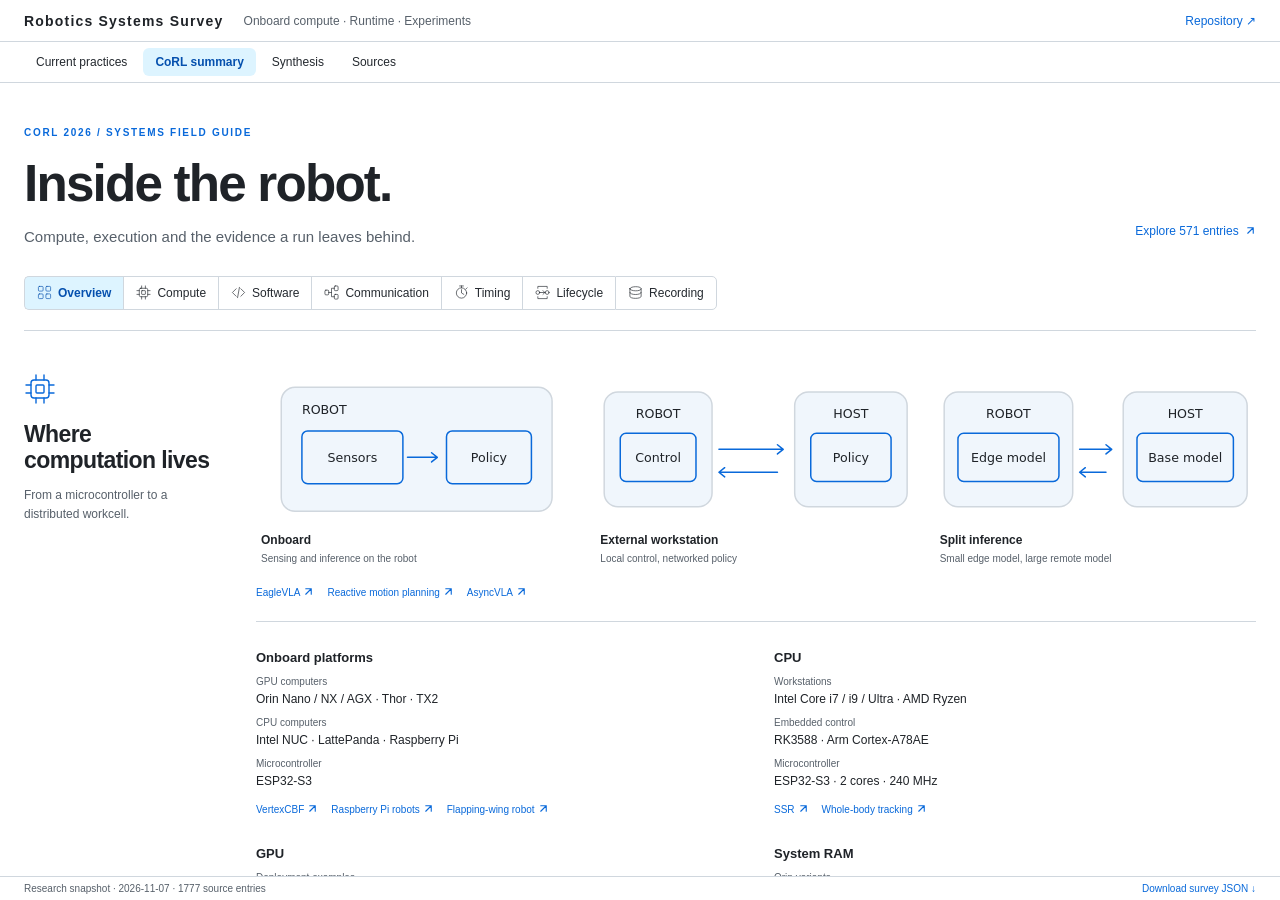
<file: corl-summary.html>
<!doctype html>
<html lang="en">
<head>
<meta charset="utf-8">
<meta name="viewport" content="width=device-width,initial-scale=1">
<title>CoRL 2026 Robot Systems: Compute, Runtime &amp; Data | Robotics Systems Survey</title>
<meta name="description" content="Explore systems evidence from CoRL 2026 papers: robot compute, CPU, GPU, memory, software, communication, timing, process management and recording.">
<link rel="canonical" href="https://cutuy.github.io/robotics-systems-survey/corl-summary.html">
<meta property="og:type" content="website">
<meta property="og:site_name" content="Robotics Systems Survey">
<meta property="og:title" content="CoRL 2026 Robot Systems: Compute, Runtime &amp; Data | Robotics Systems Survey">
<meta property="og:description" content="Explore systems evidence from CoRL 2026 papers: robot compute, CPU, GPU, memory, software, communication, timing, process management and recording.">
<meta property="og:url" content="https://cutuy.github.io/robotics-systems-survey/corl-summary.html">
<meta name="twitter:card" content="summary">
<meta name="twitter:title" content="CoRL 2026 Robot Systems: Compute, Runtime &amp; Data | Robotics Systems Survey">
<meta name="twitter:description" content="Explore systems evidence from CoRL 2026 papers: robot compute, CPU, GPU, memory, software, communication, timing, process management and recording.">
<link rel="sitemap" type="application/xml" href="./sitemap.xml">
<script id="page-schema" type="application/ld+json">{"@context":"https://schema.org","@type":"CollectionPage","name":"CoRL 2026 Robot Systems: Compute, Runtime & Data | Robotics Systems Survey","description":"Explore systems evidence from CoRL 2026 papers: robot compute, CPU, GPU, memory, software, communication, timing, process management and recording.","url":"https://cutuy.github.io/robotics-systems-survey/corl-summary.html","isPartOf":{"@type":"WebSite","name":"Robotics Systems Survey","url":"https://cutuy.github.io/robotics-systems-survey/"}}</script>
<script src="./site.js?v=131098ede53a"></script>
<link rel="stylesheet" href="./labs.css?v=92d8080adaef">
<link rel="stylesheet" href="./corl-summary.css?v=bb0ccf4a63ba">
<script defer src="./corl-summary.js?v=4e3b995edb78"></script>
<script defer src="./synthesis.js?v=bf33d73670c7"></script>
<script defer src="./labs.js?v=8a7bc7dcbda6"></script>
</head>
<body data-view="corl-summary" data-prerendered="true"><header><a class="brand" href="./">Robotics Systems Survey</a><span class="desk">Onboard compute · Runtime · Experiments</span><a href="https://github.com/Cutuy/robotics-systems-survey">Repository ↗</a></header><nav id="nav" aria-label="Research views"><a class=""  href="./">Current practices</a><a class="active" aria-current="page" href="./corl-summary.html">CoRL summary</a><a class=""  href="./synthesis.html">Synthesis</a><a class=""  href="./sources.html">Sources</a></nav><main id="main" aria-live="polite"><div class="corl-summary"><div class="cs-hero"><div><p class="cs-kicker">CoRL 2026 / systems field guide</p><h1>Inside the robot.</h1><p class="cs-deck">Compute, execution and the evidence a run leaves behind.</p></div><a class="cs-open-table" href="./?cohort=corl-2026-full-scan">Explore 571 entries <svg class="cs-link-arrow" viewBox="0 0 12 12" aria-hidden="true" focusable="false"><path d="M3 9 9 3M3 3h6v6"/></svg></a></div>
 <div class="dimension-tabs cs-controls" role="group" aria-label="Summary sections"><a class="button selected" aria-current="page" href="./corl-summary.html?section=overview"><svg class="cs-glyph" viewBox="0 0 32 32" aria-hidden="true" focusable="false"><rect x="3" y="3" width="10" height="10" rx="2"/><rect x="19" y="3" width="10" height="10" rx="2"/><rect x="3" y="19" width="10" height="10" rx="2"/><rect x="19" y="19" width="10" height="10" rx="2"/></svg>Overview</a><a class="button "  href="./corl-summary.html?section=compute"><svg class="cs-glyph" viewBox="0 0 32 32" aria-hidden="true" focusable="false"><rect x="7" y="7" width="18" height="18" rx="3"/><path d="M12 2v5m8-5v5M12 25v5m8-5v5M2 12h5m-5 8h5m18-8h5m-5 8h5"/><rect x="12" y="12" width="8" height="8" rx="1"/></svg>Compute</a><a class="button "  href="./corl-summary.html?section=software"><svg class="cs-glyph" viewBox="0 0 32 32" aria-hidden="true" focusable="false"><path d="m11 8-8 8 8 8m10-16 8 8-8 8M18 5l-4 22"/></svg>Software</a><a class="button "  href="./corl-summary.html?section=communication"><svg class="cs-glyph" viewBox="0 0 32 32" aria-hidden="true" focusable="false"><rect x="2" y="11" width="8" height="10" rx="2"/><rect x="22" y="2" width="8" height="10" rx="2"/><rect x="22" y="20" width="8" height="10" rx="2"/><path d="M10 16h6V7h6m-6 9v9h6"/></svg>Communication</a><a class="button "  href="./corl-summary.html?section=timing"><svg class="cs-glyph" viewBox="0 0 32 32" aria-hidden="true" focusable="false"><circle cx="16" cy="17" r="11"/><path d="M16 10v7l5 3M12 2h8M16 2v4m9 3 3-3"/></svg>Timing</a><a class="button "  href="./corl-summary.html?section=operations"><svg class="cs-glyph" viewBox="0 0 32 32" aria-hidden="true" focusable="false"><circle cx="6" cy="16" r="4"/><circle cx="26" cy="16" r="4"/><path d="M10 16h12m-5-4 4 4-4 4M6 7V3h20v4M6 25v4h20v-4"/></svg>Lifecycle</a><a class="button "  href="./corl-summary.html?section=data"><svg class="cs-glyph" viewBox="0 0 32 32" aria-hidden="true" focusable="false"><path d="M4 8c0-6 24-6 24 0s-24 6-24 0Zm0 0v16c0 6 24 6 24 0V8M4 16c0 6 24 6 24 0"/></svg>Recording</a></div>
 <section class="cs-chapter" id="summary-compute" aria-labelledby="summary-compute-title"><div class="cs-chapter-head"><svg class="cs-glyph" viewBox="0 0 32 32" aria-hidden="true" focusable="false"><rect x="7" y="7" width="18" height="18" rx="3"/><path d="M12 2v5m8-5v5M12 25v5m8-5v5M2 12h5m-5 8h5m18-8h5m-5 8h5"/><rect x="12" y="12" width="8" height="8" rx="1"/></svg><h2 id="summary-compute-title">Where computation lives</h2><p>From a microcontroller to a distributed workcell.</p></div><div class="cs-chapter-body">
 <div class="cs-topologies">
 <figure class="cs-topology"><svg viewBox="0 0 280 140" role="img" aria-label="Onboard: Sensing and inference on the robot"><rect class="cs-machine" x="22" y="16" width="236" height="108" rx="12"/><text x="40" y="39">ROBOT</text><rect x="40" y="54" width="88" height="46" rx="5"/><text x="84" y="81" text-anchor="middle">Sensors</text><path d="M132 77h26m-5-4 5 4-5 4"/><rect x="166" y="54" width="74" height="46" rx="5"/><text x="203" y="81" text-anchor="middle">Policy</text></svg><figcaption><strong>Onboard</strong><span>Sensing and inference on the robot</span></figcaption></figure>
 <figure class="cs-topology"><svg viewBox="0 0 280 140" role="img" aria-label="External workstation: Local control, networked policy"><rect class="cs-machine" x="8" y="20" width="94" height="100" rx="12"/><text x="55" y="43" text-anchor="middle">ROBOT</text><rect x="22" y="56" width="66" height="42" rx="5"/><text x="55" y="81" text-anchor="middle">Control</text><path d="M108 70h56m-5-4 5 4-5 4m-51 16h51m-46-4-5 4 5 4"/><rect class="cs-machine" x="174" y="20" width="98" height="100" rx="12"/><text x="223" y="43" text-anchor="middle">HOST</text><rect x="188" y="56" width="70" height="42" rx="5"/><text x="223" y="81" text-anchor="middle">Policy</text></svg><figcaption><strong>External workstation</strong><span>Local control, networked policy</span></figcaption></figure>
 <figure class="cs-topology"><svg viewBox="0 0 280 140" role="img" aria-label="Split inference: Small edge model, large remote model"><rect class="cs-machine" x="8" y="20" width="112" height="100" rx="12"/><text x="64" y="43" text-anchor="middle">ROBOT</text><rect x="20" y="56" width="88" height="42" rx="5"/><text x="64" y="81" text-anchor="middle">Edge model</text><path d="M126 70h28m-5-4 5 4-5 4m-23 16h23m-18-4-5 4 5 4"/><rect class="cs-machine" x="164" y="20" width="108" height="100" rx="12"/><text x="218" y="43" text-anchor="middle">HOST</text><rect x="176" y="56" width="84" height="42" rx="5"/><text x="218" y="81" text-anchor="middle">Base model</text></svg><figcaption><strong>Split inference</strong><span>Small edge model, large remote model</span></figcaption></figure>
 </div>
 <div class="cs-evidence cs-topology-evidence"><a href="./?cohort=corl-2026-full-scan&amp;project=corl26-OckqYiY2QM&amp;dimension=hardware">EagleVLA<svg class="cs-link-arrow" viewBox="0 0 12 12" aria-hidden="true" focusable="false"><path d="M3 9 9 3M3 3h6v6"/></svg></a><a href="./?cohort=corl-2026-full-scan&amp;project=corl26-2tjuz95jmb&amp;dimension=hardware">Reactive motion planning<svg class="cs-link-arrow" viewBox="0 0 12 12" aria-hidden="true" focusable="false"><path d="M3 9 9 3M3 3h6v6"/></svg></a><a href="./?cohort=corl-2026-full-scan&amp;project=corl26-JiMWz6U93i&amp;dimension=hardware">AsyncVLA<svg class="cs-link-arrow" viewBox="0 0 12 12" aria-hidden="true" focusable="false"><path d="M3 9 9 3M3 3h6v6"/></svg></a></div>
 <div class="cs-topic-grid">
 <div class="cs-topic"><h3>Onboard platforms</h3><dl class="cs-specs"><div><dt>GPU computers</dt><dd>Orin Nano / NX / AGX · Thor · TX2</dd></div><div><dt>CPU computers</dt><dd>Intel NUC · LattePanda · Raspberry Pi</dd></div><div><dt>Microcontroller</dt><dd>ESP32-S3</dd></div></dl><div class="cs-evidence"><a href="./?cohort=corl-2026-full-scan&amp;project=corl26-DMljKr2f4O&amp;dimension=hardware">VertexCBF<svg class="cs-link-arrow" viewBox="0 0 12 12" aria-hidden="true" focusable="false"><path d="M3 9 9 3M3 3h6v6"/></svg></a><a href="./?cohort=corl-2026-full-scan&amp;project=corl26-Gpc0nCixhZ&amp;dimension=hardware">Raspberry Pi robots<svg class="cs-link-arrow" viewBox="0 0 12 12" aria-hidden="true" focusable="false"><path d="M3 9 9 3M3 3h6v6"/></svg></a><a href="./?cohort=corl-2026-full-scan&amp;project=corl26-yzejD0WIk9&amp;dimension=hardware">Flapping-wing robot<svg class="cs-link-arrow" viewBox="0 0 12 12" aria-hidden="true" focusable="false"><path d="M3 9 9 3M3 3h6v6"/></svg></a></div></div>
 <div class="cs-topic"><h3>CPU</h3><dl class="cs-specs"><div><dt>Workstations</dt><dd>Intel Core i7 / i9 / Ultra · AMD Ryzen</dd></div><div><dt>Embedded control</dt><dd>RK3588 · Arm Cortex-A78AE</dd></div><div><dt>Microcontroller</dt><dd>ESP32-S3 · 2 cores · 240 MHz</dd></div></dl><div class="cs-evidence"><a href="./?cohort=corl-2026-full-scan&amp;project=corl26-4IT3fcnny2&amp;dimension=hardware">SSR<svg class="cs-link-arrow" viewBox="0 0 12 12" aria-hidden="true" focusable="false"><path d="M3 9 9 3M3 3h6v6"/></svg></a><a href="./?cohort=corl-2026-full-scan&amp;project=corl26-NzvfxoRvOC&amp;dimension=hardware">Whole-body tracking<svg class="cs-link-arrow" viewBox="0 0 12 12" aria-hidden="true" focusable="false"><path d="M3 9 9 3M3 3h6v6"/></svg></a></div></div>
 <div class="cs-topic"><h3>GPU</h3><dl class="cs-specs"><div><dt>Deployment examples</dt><dd>RTX 4090 · RTX 5090 · RTX A4000 · RTX 2060</dd></div><div><dt>Onboard inference</dt><dd>Jetson GPUs</dd></div><div><dt>Training scope</dt><dd>FlashVLA: 8 H200s; deployed on A4000</dd></div></dl><div class="cs-evidence"><a href="./?cohort=corl-2026-full-scan&amp;project=corl26-FFB8qNJwV2&amp;dimension=hardware">REACT<svg class="cs-link-arrow" viewBox="0 0 12 12" aria-hidden="true" focusable="false"><path d="M3 9 9 3M3 3h6v6"/></svg></a><a href="./?cohort=corl-2026-full-scan&amp;project=corl26-2dEfANeQL7&amp;dimension=hardware">GRAIL<svg class="cs-link-arrow" viewBox="0 0 12 12" aria-hidden="true" focusable="false"><path d="M3 9 9 3M3 3h6v6"/></svg></a><a href="./?cohort=corl-2026-full-scan&amp;project=corl26-05nE8s5e7I&amp;dimension=hardware">FlashVLA<svg class="cs-link-arrow" viewBox="0 0 12 12" aria-hidden="true" focusable="false"><path d="M3 9 9 3M3 3h6v6"/></svg></a></div></div>
 <div class="cs-topic"><h3>System RAM</h3><dl class="cs-specs"><div><dt>Orin variants</dt><dd>Nano 8 GB · NX 16 GB · AGX 64 GB</dd></div><div><dt>Host examples</dt><dd>NUC 16 GB · workstations 32–128 GB</dd></div><div><dt>Microcontroller SRAM</dt><dd>512 KB on ESP32-S3</dd></div></dl><div class="cs-evidence"><a href="./?cohort=corl-2026-full-scan&amp;project=corl26-mjvsJNQuFV&amp;dimension=hardware">FT-WBC<svg class="cs-link-arrow" viewBox="0 0 12 12" aria-hidden="true" focusable="false"><path d="M3 9 9 3M3 3h6v6"/></svg></a><a href="./?cohort=corl-2026-full-scan&amp;project=corl26-Sal8Urvt1F&amp;dimension=hardware">PathPainter<svg class="cs-link-arrow" viewBox="0 0 12 12" aria-hidden="true" focusable="false"><path d="M3 9 9 3M3 3h6v6"/></svg></a><a href="./?cohort=corl-2026-full-scan&amp;project=corl26-Hi8mV09nOi&amp;dimension=hardware">CoFL-S<svg class="cs-link-arrow" viewBox="0 0 12 12" aria-hidden="true" focusable="false"><path d="M3 9 9 3M3 3h6v6"/></svg></a><a href="./?cohort=corl-2026-full-scan&amp;project=corl26-0cK9Wf9Eeq&amp;dimension=hardware">ENPIRE<svg class="cs-link-arrow" viewBox="0 0 12 12" aria-hidden="true" focusable="false"><path d="M3 9 9 3M3 3h6v6"/></svg></a></div></div>
 <div class="cs-topic"><h3>GPU memory & footprint</h3><dl class="cs-specs"><div><dt>Capacity</dt><dd>REACT: 24 GB VRAM</dd></div><div><dt>Peak allocation</dt><dd>IntentNav: 5.58 GB</dd></div><div><dt>Engine footprint</dt><dd>SOLO: 7.56 MB during onboard operation</dd></div></dl><div class="cs-evidence"><a href="./?cohort=corl-2026-full-scan&amp;project=corl26-FFB8qNJwV2&amp;dimension=hardware">REACT<svg class="cs-link-arrow" viewBox="0 0 12 12" aria-hidden="true" focusable="false"><path d="M3 9 9 3M3 3h6v6"/></svg></a><a href="./?cohort=corl-2026-full-scan&amp;project=corl26-6RJsxVCnhB&amp;dimension=hardware">IntentNav<svg class="cs-link-arrow" viewBox="0 0 12 12" aria-hidden="true" focusable="false"><path d="M3 9 9 3M3 3h6v6"/></svg></a><a href="./?cohort=corl-2026-full-scan&amp;project=corl26-JWkaXdmqKb&amp;dimension=hardware">SOLO<svg class="cs-link-arrow" viewBox="0 0 12 12" aria-hidden="true" focusable="false"><path d="M3 9 9 3M3 3h6v6"/></svg></a></div></div>
 <div class="cs-topic"><h3>Placement & scale</h3><p>Control and inference may use separate computers. Capture can span several hosts.</p><p>SSR: RK3588 control + Orin inference.<br>AutoDex: robot PC + capture PCs.</p><div class="cs-evidence"><a href="./?cohort=corl-2026-full-scan&amp;project=corl26-4IT3fcnny2&amp;dimension=lifecycle">SSR<svg class="cs-link-arrow" viewBox="0 0 12 12" aria-hidden="true" focusable="false"><path d="M3 9 9 3M3 3h6v6"/></svg></a><a href="./?cohort=corl-2026-full-scan&amp;project=corl26-8CDEvBQA6x&amp;dimension=lifecycle">AutoDex<svg class="cs-link-arrow" viewBox="0 0 12 12" aria-hidden="true" focusable="false"><path d="M3 9 9 3M3 3h6v6"/></svg></a></div></div>
 </div></div></section><section class="cs-chapter" id="summary-software" aria-labelledby="summary-software-title"><div class="cs-chapter-head"><svg class="cs-glyph" viewBox="0 0 32 32" aria-hidden="true" focusable="false"><path d="m11 8-8 8 8 8m10-16 8 8-8 8M18 5l-4 22"/></svg><h2 id="summary-software-title">The execution stack</h2><p>OS, model runtime and resource policy are separate choices.</p></div><div class="cs-chapter-body"><div class="cs-topic-grid">
 <div class="cs-topic"><h3>Operating systems</h3><dl class="cs-specs"><div><dt>Workstations</dt><dd>Ubuntu 20.04 / 22.04 / 24.04</dd></div><div><dt>Jetson</dt><dd>L4T · JetPack</dd></div><div><dt>Other roles</dt><dd>Windows: VIVE localization host</dd></div><div><dt>Embedded</dt><dd>FreeRTOS</dd></div></dl><div class="cs-evidence"><a href="./?cohort=corl-2026-full-scan&amp;project=corl26-PL6UDcy9Eu&amp;dimension=runtime">FingerViP<svg class="cs-link-arrow" viewBox="0 0 12 12" aria-hidden="true" focusable="false"><path d="M3 9 9 3M3 3h6v6"/></svg></a><a href="./?cohort=corl-2026-full-scan&amp;project=corl26-0cK9Wf9Eeq&amp;dimension=runtime">ENPIRE<svg class="cs-link-arrow" viewBox="0 0 12 12" aria-hidden="true" focusable="false"><path d="M3 9 9 3M3 3h6v6"/></svg></a><a href="./?cohort=corl-2026-full-scan&amp;project=corl26-9ih6YlxhI5&amp;dimension=runtime">PAINT<svg class="cs-link-arrow" viewBox="0 0 12 12" aria-hidden="true" focusable="false"><path d="M3 9 9 3M3 3h6v6"/></svg></a><a href="./?cohort=corl-2026-full-scan&amp;project=corl26-2tjuz95jmb&amp;dimension=hardware">VIVE host<svg class="cs-link-arrow" viewBox="0 0 12 12" aria-hidden="true" focusable="false"><path d="M3 9 9 3M3 3h6v6"/></svg></a><a href="./?cohort=corl-2026-full-scan&amp;project=corl26-yzejD0WIk9&amp;dimension=runtime">FreeRTOS<svg class="cs-link-arrow" viewBox="0 0 12 12" aria-hidden="true" focusable="false"><path d="M3 9 9 3M3 3h6v6"/></svg></a></div></div>
 <div class="cs-topic"><h3>Languages</h3><dl class="cs-specs"><div><dt>Servers & nodes</dt><dd>Python</dd></div><div><dt>Controllers</dt><dd>C++</dd></div><div><dt>Microcontroller inference</dt><dd>Exported static C</dd></div><div><dt>Recording conversion</dt><dd>Rust in YUBI</dd></div></dl><div class="cs-evidence"><a href="./?cohort=corl-2026-full-scan&amp;project=corl26-03zMMFkTXk&amp;dimension=runtime">FACTR 2<svg class="cs-link-arrow" viewBox="0 0 12 12" aria-hidden="true" focusable="false"><path d="M3 9 9 3M3 3h6v6"/></svg></a><a href="./?cohort=corl-2026-full-scan&amp;project=corl26-sS9FjkKKsm&amp;dimension=runtime">LoComposition<svg class="cs-link-arrow" viewBox="0 0 12 12" aria-hidden="true" focusable="false"><path d="M3 9 9 3M3 3h6v6"/></svg></a><a href="./?cohort=corl-2026-full-scan&amp;project=corl26-QAHhXvXHtb&amp;dimension=runtime">YUBI<svg class="cs-link-arrow" viewBox="0 0 12 12" aria-hidden="true" focusable="false"><path d="M3 9 9 3M3 3h6v6"/></svg></a></div></div>
 <div class="cs-topic"><h3>Inference runtimes</h3><div class="cs-terms"><span>ONNX Runtime</span><span>TensorRT</span><span>TorchScript</span><span>PyTorch</span></div><p>Export → load → select device → warm up → execute.</p><div class="cs-evidence"><a href="./?cohort=corl-2026-full-scan&amp;project=corl26-uoFfrJHHq8&amp;dimension=runtime">AcroRL<svg class="cs-link-arrow" viewBox="0 0 12 12" aria-hidden="true" focusable="false"><path d="M3 9 9 3M3 3h6v6"/></svg></a><a href="./?cohort=corl-2026-full-scan&amp;project=corl26-sS9FjkKKsm&amp;dimension=runtime">LoComposition<svg class="cs-link-arrow" viewBox="0 0 12 12" aria-hidden="true" focusable="false"><path d="M3 9 9 3M3 3h6v6"/></svg></a><a href="./?cohort=corl-2026-full-scan&amp;project=corl26-05nE8s5e7I&amp;dimension=runtime">FlashVLA<svg class="cs-link-arrow" viewBox="0 0 12 12" aria-hidden="true" focusable="false"><path d="M3 9 9 3M3 3h6v6"/></svg></a></div></div>
 <div class="cs-topic"><h3>Resource management</h3><dl class="cs-specs"><div><dt>GPU execution</dt><dd>CUDA Graph reuse · kernel fusion</dd></div><div><dt>Runtime allocation</dt><dd>Persistent GPU state · host thread pools</dd></div><div><dt>Power mode</dt><dd>SOLO: MAXN on Thor</dd></div></dl><div class="cs-evidence"><a href="./?cohort=corl-2026-full-scan&amp;project=corl26-05nE8s5e7I&amp;dimension=runtime">FlashVLA<svg class="cs-link-arrow" viewBox="0 0 12 12" aria-hidden="true" focusable="false"><path d="M3 9 9 3M3 3h6v6"/></svg></a><a href="./?cohort=corl-2026-full-scan&amp;project=corl26-OckqYiY2QM&amp;dimension=runtime">EagleVLA<svg class="cs-link-arrow" viewBox="0 0 12 12" aria-hidden="true" focusable="false"><path d="M3 9 9 3M3 3h6v6"/></svg></a><a href="./?cohort=corl-2026-full-scan&amp;project=corl26-JWkaXdmqKb&amp;dimension=hardware">SOLO<svg class="cs-link-arrow" viewBox="0 0 12 12" aria-hidden="true" focusable="false"><path d="M3 9 9 3M3 3h6v6"/></svg></a></div></div>
 <div class="cs-topic"><h3>Scheduling & isolation</h3><dl class="cs-specs"><div><dt>Kernel</dt><dd>PAKT: PREEMPT_RT</dd></div><div><dt>Task priorities</dt><dd>FreeRTOS: sensing/control above telemetry</dd></div><div><dt>CPU affinity / cgroups / SCHED_FIFO</dt><dd>-</dd></div></dl><div class="cs-evidence"><a href="./?cohort=corl-2026-full-scan&amp;project=corl26-2vDRocNuih&amp;dimension=runtime">PAKT<svg class="cs-link-arrow" viewBox="0 0 12 12" aria-hidden="true" focusable="false"><path d="M3 9 9 3M3 3h6v6"/></svg></a><a href="./?cohort=corl-2026-full-scan&amp;project=corl26-yzejD0WIk9&amp;dimension=runtime">Task priorities<svg class="cs-link-arrow" viewBox="0 0 12 12" aria-hidden="true" focusable="false"><path d="M3 9 9 3M3 3h6v6"/></svg></a></div></div>
 </div></div></section><section class="cs-chapter" id="summary-communication" aria-labelledby="summary-communication-title"><div class="cs-chapter-head"><svg class="cs-glyph" viewBox="0 0 32 32" aria-hidden="true" focusable="false"><rect x="2" y="11" width="8" height="10" rx="2"/><rect x="22" y="2" width="8" height="10" rx="2"/><rect x="22" y="20" width="8" height="10" rx="2"/><path d="M10 16h6V7h6m-6 9v9h6"/></svg><h2 id="summary-communication-title">Across process boundaries</h2><p>Messages, memory and hardware links coexist.</p></div><div class="cs-chapter-body">
 <div class="cs-route" aria-label="Communication boundaries"><div><span>Hardware</span><strong>Sensors & actuators</strong><small>CAN / serial / USB</small></div><span class="cs-arrow" aria-hidden="true">→</span><div><span>On the robot</span><strong>Control processes</strong><small>Shared memory / queues</small></div><span class="cs-arrow" aria-hidden="true">⇄</span><div><span>Across machines</span><strong>Policy server</strong><small>RPC / pub-sub</small></div></div>
 <div class="cs-topic-grid">
 <div class="cs-topic"><h3>Middleware</h3><div class="cs-terms"><span>ROS 2 · Humble / Jazzy</span><span>ROS 1 / Noetic</span><span>DDS</span><span>LCM</span></div><div class="cs-evidence"><a href="./?cohort=corl-2026-full-scan&amp;project=corl26-03zMMFkTXk&amp;dimension=runtime">FACTR 2<svg class="cs-link-arrow" viewBox="0 0 12 12" aria-hidden="true" focusable="false"><path d="M3 9 9 3M3 3h6v6"/></svg></a><a href="./?cohort=corl-2026-full-scan&amp;project=corl26-PL6UDcy9Eu&amp;dimension=runtime">FingerViP<svg class="cs-link-arrow" viewBox="0 0 12 12" aria-hidden="true" focusable="false"><path d="M3 9 9 3M3 3h6v6"/></svg></a><a href="./?cohort=corl-2026-full-scan&amp;project=corl26-WBGnJHRIso&amp;dimension=runtime">RoboNaldo<svg class="cs-link-arrow" viewBox="0 0 12 12" aria-hidden="true" focusable="false"><path d="M3 9 9 3M3 3h6v6"/></svg></a><a href="./?cohort=corl-2026-full-scan&amp;project=corl26-rK0JCfddwK&amp;dimension=runtime">Pro-HOI<svg class="cs-link-arrow" viewBox="0 0 12 12" aria-hidden="true" focusable="false"><path d="M3 9 9 3M3 3h6v6"/></svg></a></div></div>
 <div class="cs-topic"><h3>Network IPC</h3><dl class="cs-specs"><div><dt>Messaging</dt><dd>ZeroMQ REQ/REP · PUB/SUB · Zenoh</dd></div><div><dt>Request / response</dt><dd>HTTP · WebSocket · gRPC · ZeroRPC</dd></div><div><dt>Pose streaming</dt><dd>UDP</dd></div></dl><div class="cs-evidence"><a href="./?cohort=corl-2026-full-scan&amp;project=corl26-8CDEvBQA6x&amp;dimension=runtime">AutoDex<svg class="cs-link-arrow" viewBox="0 0 12 12" aria-hidden="true" focusable="false"><path d="M3 9 9 3M3 3h6v6"/></svg></a><a href="./?cohort=corl-2026-full-scan&amp;project=corl26-xaGVjPTxtr&amp;dimension=runtime">VISTA<svg class="cs-link-arrow" viewBox="0 0 12 12" aria-hidden="true" focusable="false"><path d="M3 9 9 3M3 3h6v6"/></svg></a><a href="./?cohort=corl-2026-full-scan&amp;project=corl26-BxW31Dilgn&amp;dimension=runtime">MAESTRO<svg class="cs-link-arrow" viewBox="0 0 12 12" aria-hidden="true" focusable="false"><path d="M3 9 9 3M3 3h6v6"/></svg></a><a href="./?cohort=corl-2026-full-scan&amp;project=corl26-PL6UDcy9Eu&amp;dimension=runtime">FingerViP<svg class="cs-link-arrow" viewBox="0 0 12 12" aria-hidden="true" focusable="false"><path d="M3 9 9 3M3 3h6v6"/></svg></a></div></div>
 <div class="cs-topic"><h3>Local IPC</h3><p>POSIX shared memory, image arrays, queues, locks and events.</p><p>VoLo’s released backend also supports shared files, atomic renames and per-call sequence IDs.</p><div class="cs-evidence"><a href="./?cohort=corl-2026-full-scan&amp;project=corl26-2qcSjfv9pr&amp;dimension=runtime">ADEPT<svg class="cs-link-arrow" viewBox="0 0 12 12" aria-hidden="true" focusable="false"><path d="M3 9 9 3M3 3h6v6"/></svg></a><a href="./?cohort=corl-2026-full-scan&amp;project=corl26-sF3YZbbTNX&amp;dimension=runtime">VoLo<svg class="cs-link-arrow" viewBox="0 0 12 12" aria-hidden="true" focusable="false"><path d="M3 9 9 3M3 3h6v6"/></svg></a></div></div>
 <div class="cs-topic"><h3>Serialization</h3><div class="cs-terms"><span>MessagePack + NumPy</span><span>JSON</span><span>Protobuf</span><span>Pickle</span></div><p>LeRobot reference code carries pickled observations in protobuf byte messages.</p><div class="cs-evidence"><a href="./?cohort=corl-2026-full-scan&amp;project=corl26-c4Z0Y8gvnI&amp;dimension=runtime">MolmoB0T<svg class="cs-link-arrow" viewBox="0 0 12 12" aria-hidden="true" focusable="false"><path d="M3 9 9 3M3 3h6v6"/></svg></a><a href="./?cohort=corl-2026-full-scan&amp;project=corl26-bsjuF5klA3&amp;dimension=runtime">LeRobot reference<svg class="cs-link-arrow" viewBox="0 0 12 12" aria-hidden="true" focusable="false"><path d="M3 9 9 3M3 3h6v6"/></svg></a></div></div>
 <div class="cs-topic"><h3>Hardware links</h3><dl class="cs-specs"><div><dt>Arm / hand commands</dt><dd>CAN-FD · TCP</dd></div><div><dt>Sensor acquisition</dt><dd>I²C → USB serial</dd></div><div><dt>Shared bus</dt><dd>RS-485 with token passing</dd></div><div><dt>Host links</dt><dd>Ethernet · Wi-Fi</dd></div></dl><div class="cs-evidence"><a href="./?cohort=corl-2026-full-scan&amp;project=corl26-ULCeXiRzJD&amp;dimension=runtime">ProxiDex<svg class="cs-link-arrow" viewBox="0 0 12 12" aria-hidden="true" focusable="false"><path d="M3 9 9 3M3 3h6v6"/></svg></a><a href="./?cohort=corl-2026-full-scan&amp;project=corl26-LoGyKMEVVc&amp;dimension=runtime">RealDexUMI<svg class="cs-link-arrow" viewBox="0 0 12 12" aria-hidden="true" focusable="false"><path d="M3 9 9 3M3 3h6v6"/></svg></a><a href="./?cohort=corl-2026-full-scan&amp;project=corl26-XA0dFQQlqP&amp;dimension=runtime">PanoVine<svg class="cs-link-arrow" viewBox="0 0 12 12" aria-hidden="true" focusable="false"><path d="M3 9 9 3M3 3h6v6"/></svg></a></div></div>
 </div></div></section><section class="cs-chapter" id="summary-timing" aria-labelledby="summary-timing-title"><div class="cs-chapter-head"><svg class="cs-glyph" viewBox="0 0 32 32" aria-hidden="true" focusable="false"><circle cx="16" cy="17" r="11"/><path d="M16 10v7l5 3M12 2h8M16 2v4m9 3 3-3"/></svg><h2 id="summary-timing-title">Several clocks, one robot</h2><p>Capture, inference and control each have their own cadence.</p></div><div class="cs-chapter-body">
 <div class="cs-cadences">
 <div><div class="cs-cadence-title">PAKT <a href="./?cohort=corl-2026-full-scan&amp;project=corl26-2vDRocNuih&amp;dimension=runtime">Evidence<svg class="cs-link-arrow" viewBox="0 0 12 12" aria-hidden="true" focusable="false"><path d="M3 9 9 3M3 3h6v6"/></svg></a></div><div class="cs-rate-pair"><div><strong>10 <small>Hz</small></strong><span>Policy commands</span></div><span aria-hidden="true">→</span><div><strong>1 <small>kHz</small></strong><span>Controller loops</span></div></div></div>
 <div><div class="cs-cadence-title">AsyncVLA <a href="./?cohort=corl-2026-full-scan&amp;project=corl26-JiMWz6U93i&amp;dimension=runtime">Evidence<svg class="cs-link-arrow" viewBox="0 0 12 12" aria-hidden="true" focusable="false"><path d="M3 9 9 3M3 3h6v6"/></svg></a></div><div class="cs-rate-pair"><div><strong>8 <small>Hz</small></strong><span>Edge adapter</span></div><span aria-hidden="true">⇄</span><div><strong>5 <small>Hz</small></strong><span>Remote base VLA</span></div></div></div>
 <div><div class="cs-cadence-title">FlashVLA <a href="./?cohort=corl-2026-full-scan&amp;project=corl26-05nE8s5e7I&amp;dimension=runtime">Evidence<svg class="cs-link-arrow" viewBox="0 0 12 12" aria-hidden="true" focusable="false"><path d="M3 9 9 3M3 3h6v6"/></svg></a></div><div class="cs-rate-pair"><div><strong>67.3 <small>ms</small></strong><span>Inference latency</span></div><span aria-hidden="true">∥</span><div><strong>30 <small>Hz</small></strong><span>Action execution</span></div></div></div>
 </div>
 <div class="cs-topic-grid">
 <div class="cs-topic"><h3>Timing & concurrency</h3><p>Inference overlaps execution. Capture timestamps associate remote results with their original observations.</p><p>SSR: 50 Hz inference · 60 Hz depth · 1 kHz communication.</p><div class="cs-evidence"><a href="./?cohort=corl-2026-full-scan&amp;project=corl26-JiMWz6U93i&amp;dimension=runtime">AsyncVLA<svg class="cs-link-arrow" viewBox="0 0 12 12" aria-hidden="true" focusable="false"><path d="M3 9 9 3M3 3h6v6"/></svg></a><a href="./?cohort=corl-2026-full-scan&amp;project=corl26-4IT3fcnny2&amp;dimension=runtime">SSR<svg class="cs-link-arrow" viewBox="0 0 12 12" aria-hidden="true" focusable="false"><path d="M3 9 9 3M3 3h6v6"/></svg></a></div></div>
 <div class="cs-topic"><h3>Action buffering</h3><dl class="cs-specs"><div><dt>FlashVLA</dt><dd>4 slots · 20-action chunks · execute 16</dd></div><div><dt>π0.7</dt><dd>Predict 50 · execute 15 or 25</dd></div><div><dt>Chunk transitions</dt><dd>Retain or align the unexecuted tail</dd></div></dl><div class="cs-evidence"><a href="./?cohort=corl-2026-full-scan&amp;project=corl26-05nE8s5e7I&amp;dimension=recording">FlashVLA<svg class="cs-link-arrow" viewBox="0 0 12 12" aria-hidden="true" focusable="false"><path d="M3 9 9 3M3 3h6v6"/></svg></a><a href="./?cohort=corl-2026-full-scan&amp;project=corl26-5XKFwWrW0v&amp;dimension=recording">π0.7<svg class="cs-link-arrow" viewBox="0 0 12 12" aria-hidden="true" focusable="false"><path d="M3 9 9 3M3 3h6v6"/></svg></a><a href="./?cohort=corl-2026-full-scan&amp;project=corl26-VY6U0drX88&amp;dimension=recording">TBD-VLA<svg class="cs-link-arrow" viewBox="0 0 12 12" aria-hidden="true" focusable="false"><path d="M3 9 9 3M3 3h6v6"/></svg></a></div></div>
 <div class="cs-topic"><h3>Freshness & overload</h3><dl class="cs-specs"><div><dt>Plann3r</dt><dd>Latest snapshots · queue size 1</dd></div><div><dt>REACT</dt><dd>Drop old observations; reject stale completions</dd></div><div><dt>Foci Policy recorder</dt><dd>100-image queue; drop frames when full</dd></div></dl><div class="cs-evidence"><a href="./?cohort=corl-2026-full-scan&amp;project=corl26-RExYYVsLbT&amp;dimension=recording">Plann3r<svg class="cs-link-arrow" viewBox="0 0 12 12" aria-hidden="true" focusable="false"><path d="M3 9 9 3M3 3h6v6"/></svg></a><a href="./?cohort=corl-2026-full-scan&amp;project=corl26-FFB8qNJwV2&amp;dimension=recording">REACT<svg class="cs-link-arrow" viewBox="0 0 12 12" aria-hidden="true" focusable="false"><path d="M3 9 9 3M3 3h6v6"/></svg></a><a href="./?cohort=corl-2026-full-scan&amp;project=corl26-AztNrTzNOf&amp;dimension=recording">Foci Policy<svg class="cs-link-arrow" viewBox="0 0 12 12" aria-hidden="true" focusable="false"><path d="M3 9 9 3M3 3h6v6"/></svg></a></div></div>
 </div></div></section><section class="cs-chapter" id="summary-operations" aria-labelledby="summary-operations-title"><div class="cs-chapter-head"><svg class="cs-glyph" viewBox="0 0 32 32" aria-hidden="true" focusable="false"><circle cx="6" cy="16" r="4"/><circle cx="26" cy="16" r="4"/><path d="M10 16h12m-5-4 4 4-4 4M6 7V3h20v4M6 25v4h20v-4"/></svg><h2 id="summary-operations-title">From startup to cleanup</h2><p>Ownership, readiness and recovery form an explicit lifecycle.</p></div><div class="cs-chapter-body">
 <ol class="cs-lifecycle"><li><strong>Start</strong><small>Launch · connect · claim devices</small></li><li><strong>Prepare</strong><small>Calibrate · warm up · check health</small></li><li><strong>Run</strong><small>Execute · monitor freshness</small></li><li><strong>Recover / stop</strong><small>Hold · retry · drain · release</small></li></ol>
 <div class="cs-topic-grid">
 <div class="cs-topic"><h3>Process ownership</h3><p>ROS launch, Docker Compose, tmux, SSH/nohup daemons and managed child processes.</p><p>AutoDex daemons survive trials. EagleVLA’s managed client owns server startup and shutdown.</p><div class="cs-evidence"><a href="./?cohort=corl-2026-full-scan&amp;project=corl26-8CDEvBQA6x&amp;dimension=lifecycle">AutoDex<svg class="cs-link-arrow" viewBox="0 0 12 12" aria-hidden="true" focusable="false"><path d="M3 9 9 3M3 3h6v6"/></svg></a><a href="./?cohort=corl-2026-full-scan&amp;project=corl26-OckqYiY2QM&amp;dimension=lifecycle">EagleVLA<svg class="cs-link-arrow" viewBox="0 0 12 12" aria-hidden="true" focusable="false"><path d="M3 9 9 3M3 3h6v6"/></svg></a><a href="./?cohort=corl-2026-full-scan&amp;project=corl26-QAHhXvXHtb&amp;dimension=lifecycle">YUBI<svg class="cs-link-arrow" viewBox="0 0 12 12" aria-hidden="true" focusable="false"><path d="M3 9 9 3M3 3h6v6"/></svg></a><a href="./?cohort=corl-2026-full-scan&amp;project=corl26-RExYYVsLbT&amp;dimension=lifecycle">Plann3r<svg class="cs-link-arrow" viewBox="0 0 12 12" aria-hidden="true" focusable="false"><path d="M3 9 9 3M3 3h6v6"/></svg></a></div></div>
 <div class="cs-topic"><h3>Readiness</h3><dl class="cs-specs"><div><dt>Services</dt><dd>Health endpoints · metadata handshake</dd></div><div><dt>Hardware</dt><dd>First sensor data · calibration · homing</dd></div><div><dt>Model</dt><dd>Load · GPU warmup</dd></div><div><dt>Ownership</dt><dd>Reject a competing command publisher</dd></div></dl><div class="cs-evidence"><a href="./?cohort=corl-2026-full-scan&amp;project=corl26-OckqYiY2QM&amp;dimension=lifecycle">EagleVLA<svg class="cs-link-arrow" viewBox="0 0 12 12" aria-hidden="true" focusable="false"><path d="M3 9 9 3M3 3h6v6"/></svg></a><a href="./?cohort=corl-2026-full-scan&amp;project=corl26-FFB8qNJwV2&amp;dimension=lifecycle">REACT<svg class="cs-link-arrow" viewBox="0 0 12 12" aria-hidden="true" focusable="false"><path d="M3 9 9 3M3 3h6v6"/></svg></a><a href="./?cohort=corl-2026-full-scan&amp;project=corl26-0HS0to0eVo&amp;dimension=lifecycle">MPC-Injection<svg class="cs-link-arrow" viewBox="0 0 12 12" aria-hidden="true" focusable="false"><path d="M3 9 9 3M3 3h6v6"/></svg></a></div></div>
 <div class="cs-topic"><h3>Fault recovery</h3><p>Recreate sockets after timeouts; reconnect clients; freeze on stale tracking; retry saves.</p><p>AutoDex escalates invalid CUDA contexts and unsafe held-object recovery to the operator.</p><div class="cs-evidence"><a href="./?cohort=corl-2026-full-scan&amp;project=corl26-Q6xWLHyg6x&amp;dimension=lifecycle">MolmoAct2<svg class="cs-link-arrow" viewBox="0 0 12 12" aria-hidden="true" focusable="false"><path d="M3 9 9 3M3 3h6v6"/></svg></a><a href="./?cohort=corl-2026-full-scan&amp;project=corl26-DEPCm83K5I&amp;dimension=lifecycle">Tracking safety<svg class="cs-link-arrow" viewBox="0 0 12 12" aria-hidden="true" focusable="false"><path d="M3 9 9 3M3 3h6v6"/></svg></a><a href="./?cohort=corl-2026-full-scan&amp;project=corl26-8CDEvBQA6x&amp;dimension=lifecycle">AutoDex<svg class="cs-link-arrow" viewBox="0 0 12 12" aria-hidden="true" focusable="false"><path d="M3 9 9 3M3 3h6v6"/></svg></a></div></div>
 <div class="cs-topic"><h3>Shutdown & supervision</h3><dl class="cs-specs"><div><dt>GaP framework</dt><dd>Process groups · wait · terminate escalation</dd></div><div><dt>MAESTRO writer</dt><dd>Drain queues before close</dd></div><div><dt>systemd evidence</dt><dd>-</dd></div></dl><div class="cs-evidence"><a href="./?cohort=corl-2026-full-scan&amp;project=corl26-C96z0RnFh8&amp;dimension=lifecycle">GaP<svg class="cs-link-arrow" viewBox="0 0 12 12" aria-hidden="true" focusable="false"><path d="M3 9 9 3M3 3h6v6"/></svg></a><a href="./?cohort=corl-2026-full-scan&amp;project=corl26-BxW31Dilgn&amp;dimension=recording">MAESTRO<svg class="cs-link-arrow" viewBox="0 0 12 12" aria-hidden="true" focusable="false"><path d="M3 9 9 3M3 3h6v6"/></svg></a></div></div>
 </div></div></section><section class="cs-chapter" id="summary-data" aria-labelledby="summary-data-title"><div class="cs-chapter-head"><svg class="cs-glyph" viewBox="0 0 32 32" aria-hidden="true" focusable="false"><path d="M4 8c0-6 24-6 24 0s-24 6-24 0Zm0 0v16c0 6 24 6 24 0V8M4 16c0 6 24 6 24 0"/></svg><h2 id="summary-data-title">What survives a run</h2><p>Native artifacts become useful when identity and timing connect them.</p></div><div class="cs-chapter-body">
 <div class="cs-artifact-map"><div class="cs-run"><span>Run / episode identity</span><strong>Manifest</strong><small>Timestamps · configuration · outcome</small></div><div class="cs-artifacts"><div><strong>Media</strong><span>Video · images · depth</span></div><div><strong>Robot streams</strong><span>State · actions · forces</span></div><div><strong>Context</strong><span>Calibration · diagnostics · hashes</span></div></div></div>
 <div class="cs-topic-grid">
 <div class="cs-topic"><h3>Recording formats</h3><div class="cs-terms"><span>HDF5</span><span>Zarr</span><span>rosbag2</span><span>NPY / NPZ</span><span>CSV</span><span>JSON / JSONL</span><span>Pickle</span><span>Parquet</span><span>MP4 / AVI</span></div><p>FingerViP: Zarr. YUBI: rosbag2. DexRoam: HDF5 → LeRobot Parquet + video.</p><dl class="cs-specs"><div><dt>MCAP evidence</dt><dd>-</dd></div></dl><div class="cs-evidence"><a href="./?cohort=corl-2026-full-scan&amp;project=corl26-PL6UDcy9Eu&amp;dimension=recording">FingerViP<svg class="cs-link-arrow" viewBox="0 0 12 12" aria-hidden="true" focusable="false"><path d="M3 9 9 3M3 3h6v6"/></svg></a><a href="./?cohort=corl-2026-full-scan&amp;project=corl26-QAHhXvXHtb&amp;dimension=recording">YUBI<svg class="cs-link-arrow" viewBox="0 0 12 12" aria-hidden="true" focusable="false"><path d="M3 9 9 3M3 3h6v6"/></svg></a><a href="./?cohort=corl-2026-full-scan&amp;project=corl26-MYYKl10JKD&amp;dimension=recording">DexRoam<svg class="cs-link-arrow" viewBox="0 0 12 12" aria-hidden="true" focusable="false"><path d="M3 9 9 3M3 3h6v6"/></svg></a></div></div>
 <div class="cs-topic"><h3>Persistence & integrity</h3><p>Save-on-stop; accept/discard episodes; separate writer processes; queue draining; CSV shards.</p><p>Learning While Deploying reports upload retries, durable notifications and atomic commits.</p><div class="cs-evidence"><a href="./?cohort=corl-2026-full-scan&amp;project=corl26-8klpl3FXjN&amp;dimension=recording">CSV writer<svg class="cs-link-arrow" viewBox="0 0 12 12" aria-hidden="true" focusable="false"><path d="M3 9 9 3M3 3h6v6"/></svg></a><a href="./?cohort=corl-2026-full-scan&amp;project=corl26-BxW31Dilgn&amp;dimension=recording">Queue draining<svg class="cs-link-arrow" viewBox="0 0 12 12" aria-hidden="true" focusable="false"><path d="M3 9 9 3M3 3h6v6"/></svg></a><a href="./?cohort=corl-2026-full-scan&amp;project=corl26-656PH9MVla&amp;dimension=lifecycle">Durable uploads<svg class="cs-link-arrow" viewBox="0 0 12 12" aria-hidden="true" focusable="false"><path d="M3 9 9 3M3 3h6v6"/></svg></a></div></div>
 <div class="cs-topic"><h3>Replay</h3><dl class="cs-specs"><div><dt>Physical execution</dt><dd>Recorded action trajectories</dd></div><div><dt>Inspection</dt><dd>rosbag visualization · offline policy evaluation</dd></div><div><dt>Simulation</dt><dd>Replay hardware trajectories in reconstructed scenes</dd></div><div><dt>Training scope</dt><dd>Experience replay is a separate use</dd></div></dl><div class="cs-evidence"><a href="./?cohort=corl-2026-full-scan&amp;project=corl26-QGzgVP8RnK&amp;dimension=recording">Robot replay<svg class="cs-link-arrow" viewBox="0 0 12 12" aria-hidden="true" focusable="false"><path d="M3 9 9 3M3 3h6v6"/></svg></a><a href="./?cohort=corl-2026-full-scan&amp;project=corl26-Mnggg9cnbh&amp;dimension=recording">Cyclops<svg class="cs-link-arrow" viewBox="0 0 12 12" aria-hidden="true" focusable="false"><path d="M3 9 9 3M3 3h6v6"/></svg></a><a href="./?cohort=corl-2026-full-scan&amp;project=corl26-MWj9u2VZPx&amp;dimension=recording">RoboSnap<svg class="cs-link-arrow" viewBox="0 0 12 12" aria-hidden="true" focusable="false"><path d="M3 9 9 3M3 3h6v6"/></svg></a></div></div>
 <div class="cs-topic"><h3>Provenance</h3><dl class="cs-specs"><div><dt>Identity</dt><dd>Run / episode IDs · frame indices</dd></div><div><dt>Time</dt><dd>Capture timestamps · monotonic + UTC clocks</dd></div><div><dt>Configuration</dt><dd>Calibration · camera serials · checkpoint tags</dd></div><div><dt>Artifacts</dt><dd>Source paths · SHA-256 references · outcomes</dd></div></dl><div class="cs-evidence"><a href="./?cohort=corl-2026-full-scan&amp;project=corl26-8CDEvBQA6x&amp;dimension=recording">AutoDex<svg class="cs-link-arrow" viewBox="0 0 12 12" aria-hidden="true" focusable="false"><path d="M3 9 9 3M3 3h6v6"/></svg></a><a href="./?cohort=corl-2026-full-scan&amp;project=corl26-7KV78k8rcv&amp;dimension=recording">Cloak<svg class="cs-link-arrow" viewBox="0 0 12 12" aria-hidden="true" focusable="false"><path d="M3 9 9 3M3 3h6v6"/></svg></a><a href="./?cohort=corl-2026-full-scan&amp;project=corl26-qEOv7MuWIx&amp;dimension=recording">Bag conversion<svg class="cs-link-arrow" viewBox="0 0 12 12" aria-hidden="true" focusable="false"><path d="M3 9 9 3M3 3h6v6"/></svg></a></div></div>
 </div></div></section>
 <details class="cs-scope"><summary>Evidence scope & open questions</summary><div><p>This guide summarizes the 571 CoRL additions. Examples retain paper, released-code and reference-implementation scope. A dash means the extraction establishes no mechanism for that item.</p><p>RAM, VRAM and model size have different meanings. Resource, recovery, replay and provenance fields contain some training or experimental context. Their nonempty counts require semantic cleanup before quantitative comparison.</p><p>Forty primary-source access gaps and 218 late repository leads remain. Frequency of use, reliability and adoption demand require further evidence.</p><a href="docs/corl-2026.md">Read the review methodology</a></div></details>
 </div></main><footer><span id="status">Research snapshot · 2026-11-07 · 1777 source entries</span><a href="./lab-research.json" download>Download survey JSON ↓</a></footer></body>
</html>
</file>
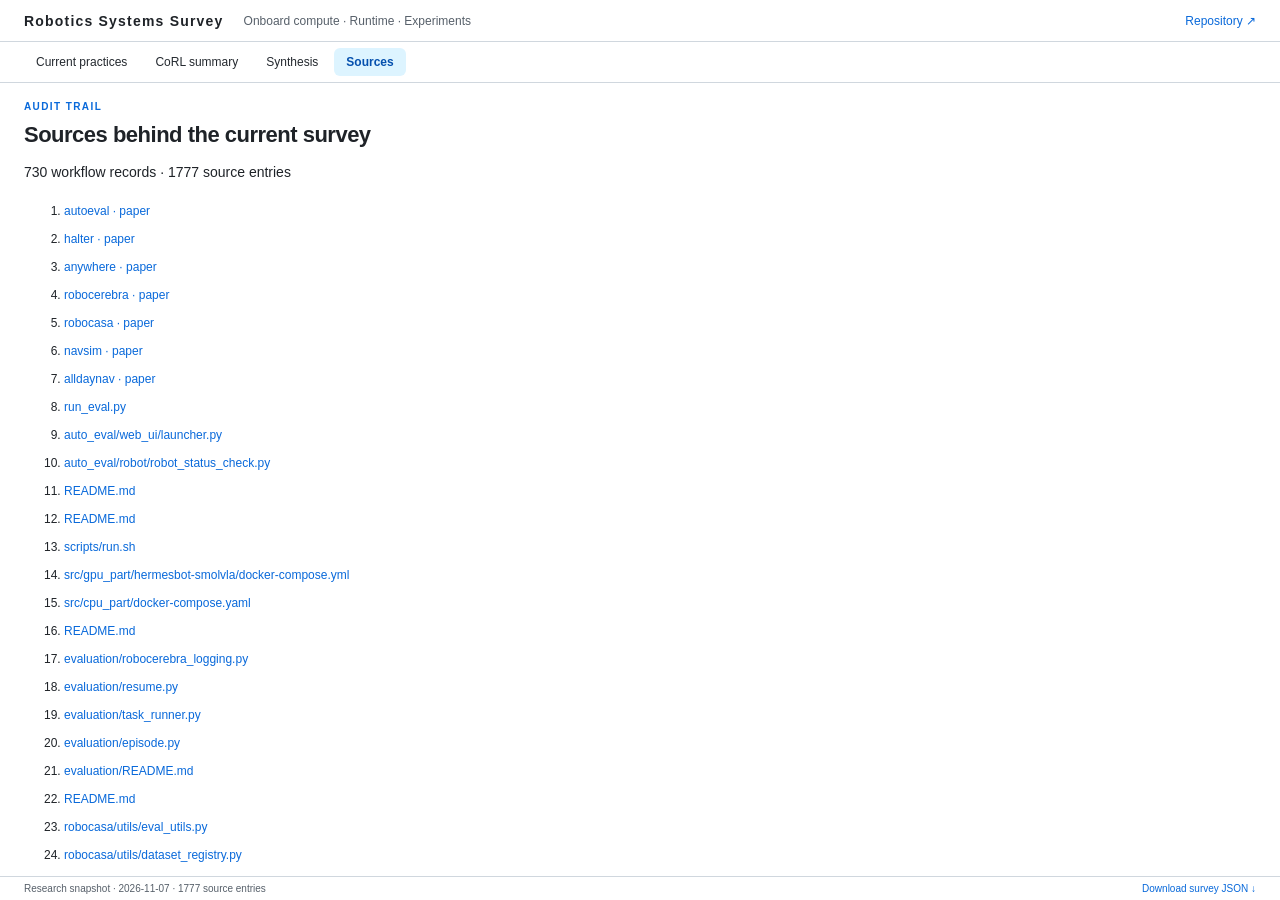
<file: sources.html>
<!doctype html>
<html lang="en">
<head>
<meta charset="utf-8">
<meta name="viewport" content="width=device-width,initial-scale=1">
<title>Robotics Systems Research Sources | Robotics Systems Survey</title>
<meta name="description" content="Browse the papers, code repositories and platform documentation supporting the Robotics Systems Survey and its CoRL 2026 systems findings.">
<link rel="canonical" href="https://cutuy.github.io/robotics-systems-survey/sources.html">
<meta property="og:type" content="website">
<meta property="og:site_name" content="Robotics Systems Survey">
<meta property="og:title" content="Robotics Systems Research Sources | Robotics Systems Survey">
<meta property="og:description" content="Browse the papers, code repositories and platform documentation supporting the Robotics Systems Survey and its CoRL 2026 systems findings.">
<meta property="og:url" content="https://cutuy.github.io/robotics-systems-survey/sources.html">
<meta name="twitter:card" content="summary">
<meta name="twitter:title" content="Robotics Systems Research Sources | Robotics Systems Survey">
<meta name="twitter:description" content="Browse the papers, code repositories and platform documentation supporting the Robotics Systems Survey and its CoRL 2026 systems findings.">
<link rel="sitemap" type="application/xml" href="./sitemap.xml">
<script id="page-schema" type="application/ld+json">{"@context":"https://schema.org","@type":"CollectionPage","name":"Robotics Systems Research Sources | Robotics Systems Survey","description":"Browse the papers, code repositories and platform documentation supporting the Robotics Systems Survey and its CoRL 2026 systems findings.","url":"https://cutuy.github.io/robotics-systems-survey/sources.html","isPartOf":{"@type":"WebSite","name":"Robotics Systems Survey","url":"https://cutuy.github.io/robotics-systems-survey/"}}</script>
<script src="./site.js?v=131098ede53a"></script>
<link rel="stylesheet" href="./labs.css?v=92d8080adaef">
<link rel="stylesheet" href="./corl-summary.css?v=bb0ccf4a63ba">
<script defer src="./corl-summary.js?v=4e3b995edb78"></script>
<script defer src="./synthesis.js?v=bf33d73670c7"></script>
<script defer src="./labs.js?v=8a7bc7dcbda6"></script>
</head>
<body data-view="sources" data-prerendered="true"><header><a class="brand" href="./">Robotics Systems Survey</a><span class="desk">Onboard compute · Runtime · Experiments</span><a href="https://github.com/Cutuy/robotics-systems-survey">Repository ↗</a></header><nav id="nav" aria-label="Research views"><a class=""  href="./">Current practices</a><a class=""  href="./corl-summary.html">CoRL summary</a><a class=""  href="./synthesis.html">Synthesis</a><a class="active" aria-current="page" href="./sources.html">Sources</a></nav><main id="main" aria-live="polite"><p class="eyebrow">AUDIT TRAIL</p><h1 class="sources-title">Sources behind the current survey</h1><p>730 workflow records · 1777 source entries</p><ol class="sources"><li><a href="https://arxiv.org/html/2503.24278v1" target="_blank" rel="noopener noreferrer">autoeval · paper</a></li><li><a href="https://arxiv.org/html/2609.19413v1" target="_blank" rel="noopener noreferrer">halter · paper</a></li><li><a href="https://arxiv.org/html/2509.21006v1" target="_blank" rel="noopener noreferrer">anywhere · paper</a></li><li><a href="https://arxiv.org/html/2506.06677v1" target="_blank" rel="noopener noreferrer">robocerebra · paper</a></li><li><a href="https://arxiv.org/html/2603.04356v1" target="_blank" rel="noopener noreferrer">robocasa · paper</a></li><li><a href="https://arxiv.org/html/2506.04218v1" target="_blank" rel="noopener noreferrer">navsim · paper</a></li><li><a href="https://arxiv.org/html/2606.10927v1" target="_blank" rel="noopener noreferrer">alldaynav · paper</a></li><li><a href="https://github.com/zhouzypaul/auto_eval/blob/3ea3ff44c6950433cfbcb4294a3deaa616533745/run_eval.py#L213" target="_blank" rel="noopener noreferrer">run_eval.py</a></li><li><a href="https://github.com/zhouzypaul/auto_eval/blob/3ea3ff44c6950433cfbcb4294a3deaa616533745/auto_eval/web_ui/launcher.py#L105" target="_blank" rel="noopener noreferrer">auto_eval/web_ui/launcher.py</a></li><li><a href="https://github.com/zhouzypaul/auto_eval/blob/3ea3ff44c6950433cfbcb4294a3deaa616533745/auto_eval/robot/robot_status_check.py#L1" target="_blank" rel="noopener noreferrer">auto_eval/robot/robot_status_check.py</a></li><li><a href="https://github.com/zhouzypaul/auto_eval/blob/3ea3ff44c6950433cfbcb4294a3deaa616533745/README.md#L1" target="_blank" rel="noopener noreferrer">README.md</a></li><li><a href="https://github.com/YY-GX/HALTER/blob/9ef422a26745a79eac673ac42714a3d2261b67dd/README.md#L1" target="_blank" rel="noopener noreferrer">README.md</a></li><li><a href="https://github.com/SelfAI-research/AnywhereVLA/blob/674cd7840b9439f9420bf175bf66110b62b61210/scripts/run.sh#L43" target="_blank" rel="noopener noreferrer">scripts/run.sh</a></li><li><a href="https://github.com/SelfAI-research/AnywhereVLA/blob/674cd7840b9439f9420bf175bf66110b62b61210/src/gpu_part/hermesbot-smolvla/docker-compose.yml#L1" target="_blank" rel="noopener noreferrer">src/gpu_part/hermesbot-smolvla/docker-compose.yml</a></li><li><a href="https://github.com/SelfAI-research/AnywhereVLA/blob/674cd7840b9439f9420bf175bf66110b62b61210/src/cpu_part/docker-compose.yaml#L1" target="_blank" rel="noopener noreferrer">src/cpu_part/docker-compose.yaml</a></li><li><a href="https://github.com/SelfAI-research/AnywhereVLA/blob/674cd7840b9439f9420bf175bf66110b62b61210/README.md#L1" target="_blank" rel="noopener noreferrer">README.md</a></li><li><a href="https://github.com/qiuboxiang/RoboCerebra/blob/2573426c13dfcd5e7d7831c15587b058aaa1c0c0/evaluation/robocerebra_logging.py#L24" target="_blank" rel="noopener noreferrer">evaluation/robocerebra_logging.py</a></li><li><a href="https://github.com/qiuboxiang/RoboCerebra/blob/2573426c13dfcd5e7d7831c15587b058aaa1c0c0/evaluation/resume.py#L1" target="_blank" rel="noopener noreferrer">evaluation/resume.py</a></li><li><a href="https://github.com/qiuboxiang/RoboCerebra/blob/2573426c13dfcd5e7d7831c15587b058aaa1c0c0/evaluation/task_runner.py#L1" target="_blank" rel="noopener noreferrer">evaluation/task_runner.py</a></li><li><a href="https://github.com/qiuboxiang/RoboCerebra/blob/2573426c13dfcd5e7d7831c15587b058aaa1c0c0/evaluation/episode.py#L1" target="_blank" rel="noopener noreferrer">evaluation/episode.py</a></li><li><a href="https://github.com/qiuboxiang/RoboCerebra/blob/2573426c13dfcd5e7d7831c15587b058aaa1c0c0/evaluation/README.md#L1" target="_blank" rel="noopener noreferrer">evaluation/README.md</a></li><li><a href="https://github.com/robocasa/robocasa/blob/2ce1aecdd76e29b52d32fdb160436c5a3e230b07/README.md#L18" target="_blank" rel="noopener noreferrer">README.md</a></li><li><a href="https://github.com/robocasa/robocasa/blob/2ce1aecdd76e29b52d32fdb160436c5a3e230b07/robocasa/utils/eval_utils.py#L13" target="_blank" rel="noopener noreferrer">robocasa/utils/eval_utils.py</a></li><li><a href="https://github.com/robocasa/robocasa/blob/2ce1aecdd76e29b52d32fdb160436c5a3e230b07/robocasa/utils/dataset_registry.py#L1" target="_blank" rel="noopener noreferrer">robocasa/utils/dataset_registry.py</a></li><li><a href="https://github.com/autonomousvision/navsim/blob/0a380a9063d7162ec93d0f51e9990ebac585f720/navsim/planning/script/run_pdm_score.py#L325" target="_blank" rel="noopener noreferrer">navsim/planning/script/run_pdm_score.py</a></li><li><a href="https://github.com/autonomousvision/navsim/blob/0a380a9063d7162ec93d0f51e9990ebac585f720/navsim/planning/script/config/pdm_scoring/default_run_pdm_score.yaml#L1" target="_blank" rel="noopener noreferrer">navsim/planning/script/config/pdm_scoring/default_run_pdm_score.yaml</a></li><li><a href="https://github.com/autonomousvision/navsim/blob/0a380a9063d7162ec93d0f51e9990ebac585f720/navsim/planning/script/builders/worker_pool_builder.py#L1" target="_blank" rel="noopener noreferrer">navsim/planning/script/builders/worker_pool_builder.py</a></li><li><a href="https://github.com/autonomousvision/navsim/blob/0a380a9063d7162ec93d0f51e9990ebac585f720/README.md#L1" target="_blank" rel="noopener noreferrer">README.md</a></li><li><a href="https://bagh2178.github.io/AllDayNav/" target="_blank" rel="noopener noreferrer">AllDayNav · project page</a></li><li><a href="https://github.com/zhouzypaul/auto_eval/blob/3ea3ff44c6950433cfbcb4294a3deaa616533745/job_scheduler.py#L720" target="_blank" rel="noopener noreferrer">job_scheduler.py</a></li><li><a href="https://github.com/zhouzypaul/auto_eval/blob/3ea3ff44c6950433cfbcb4294a3deaa616533745/auto_eval/robot/policy_clients.py#L31" target="_blank" rel="noopener noreferrer">auto_eval/robot/policy_clients.py</a></li><li><a href="https://github.com/zhouzypaul/robot_eval_logger/blob/a8134f5551634a9991b3be96afb79c0a1bc68d2c/robot_eval_logger/storage/local.py#L1" target="_blank" rel="noopener noreferrer">robot_eval_logger/storage/local.py</a></li><li><a href="https://github.com/zhouzypaul/robot_eval_logger/blob/a8134f5551634a9991b3be96afb79c0a1bc68d2c/robot_eval_logger/storage/hugging_face.py#L118" target="_blank" rel="noopener noreferrer">robot_eval_logger/storage/hugging_face.py</a></li><li><a href="https://github.com/zhouzypaul/robot_eval_logger/blob/a8134f5551634a9991b3be96afb79c0a1bc68d2c/robot_eval_logger/typing/traj_data.py#L35" target="_blank" rel="noopener noreferrer">robot_eval_logger/typing/traj_data.py</a></li><li><a href="https://github.com/zhouzypaul/robot_eval_logger/blob/a8134f5551634a9991b3be96afb79c0a1bc68d2c/robot_eval_logger/eval_logger.py#L160" target="_blank" rel="noopener noreferrer">robot_eval_logger/eval_logger.py</a></li><li><a href="https://github.com/youliangtan/agentlace/blob/76984f9b854b9ad88c78b3e5f0319e6e3c573e34/agentlace/action.py#L120" target="_blank" rel="noopener noreferrer">agentlace/action.py</a></li><li><a href="https://github.com/youliangtan/agentlace/blob/76984f9b854b9ad88c78b3e5f0319e6e3c573e34/agentlace/zmq_wrapper/req_rep.py#L20" target="_blank" rel="noopener noreferrer">agentlace/zmq_wrapper/req_rep.py</a></li><li><a href="https://github.com/SelfAI-research/AnywhereVLA/blob/674cd7840b9439f9420bf175bf66110b62b61210/src/gpu_part/hermesbot-smolvla/scripts/record_data_leader.sh#L1" target="_blank" rel="noopener noreferrer">src/gpu_part/hermesbot-smolvla/scripts/record_data_leader.sh</a></li><li><a href="https://github.com/SelfAI-research/AnywhereVLA/blob/674cd7840b9439f9420bf175bf66110b62b61210/src/gpu_part/hermesbot-smolvla/src/record.sh#L1" target="_blank" rel="noopener noreferrer">src/gpu_part/hermesbot-smolvla/src/record.sh</a></li><li><a href="https://github.com/SelfAI-research/AnywhereVLA/blob/674cd7840b9439f9420bf175bf66110b62b61210/src/gpu_part/hermesbot-smolvla/src/smolVLA_ros.py#L32" target="_blank" rel="noopener noreferrer">src/gpu_part/hermesbot-smolvla/src/smolVLA_ros.py</a></li><li><a href="https://github.com/SelfAI-research/AnywhereVLA/blob/674cd7840b9439f9420bf175bf66110b62b61210/src/gpu_part/hermesbot-smolvla/config/vla_ros.yaml#L1" target="_blank" rel="noopener noreferrer">src/gpu_part/hermesbot-smolvla/config/vla_ros.yaml</a></li><li><a href="https://github.com/SelfAI-research/AnywhereVLA/blob/674cd7840b9439f9420bf175bf66110b62b61210/src/gpu_part/hermesbot-smolvla/docker/Dockerfile-smolVLA#L1" target="_blank" rel="noopener noreferrer">src/gpu_part/hermesbot-smolvla/docker/Dockerfile-smolVLA</a></li><li><a href="https://github.com/SelfAI-research/AnywhereVLA/blob/674cd7840b9439f9420bf175bf66110b62b61210/src/cpu_part/hermesbot-slam/docker/rmw/fastrtps.xml#L1" target="_blank" rel="noopener noreferrer">src/cpu_part/hermesbot-slam/docker/rmw/fastrtps.xml</a></li><li><a href="https://github.com/SelfAI-research/AnywhereVLA/blob/674cd7840b9439f9420bf175bf66110b62b61210/src/hardwere_part/docker-compose.yaml#L1" target="_blank" rel="noopener noreferrer">src/hardwere_part/docker-compose.yaml</a></li><li><a href="https://github.com/autonomousvision/navsim/blob/0a380a9063d7162ec93d0f51e9990ebac585f720/navsim/planning/utils/multithreading/worker_ray_no_torch.py#L43" target="_blank" rel="noopener noreferrer">navsim/planning/utils/multithreading/worker_ray_no_torch.py</a></li><li><a href="https://github.com/autonomousvision/navsim/blob/0a380a9063d7162ec93d0f51e9990ebac585f720/navsim/planning/script/config/common/worker/ray_distributed.yaml#L1" target="_blank" rel="noopener noreferrer">navsim/planning/script/config/common/worker/ray_distributed.yaml</a></li><li><a href="https://github.com/autonomousvision/navsim/blob/0a380a9063d7162ec93d0f51e9990ebac585f720/navsim/planning/script/config/training/default_training.yaml#L19" target="_blank" rel="noopener noreferrer">navsim/planning/script/config/training/default_training.yaml</a></li><li><a href="https://github.com/autonomousvision/navsim/blob/0a380a9063d7162ec93d0f51e9990ebac585f720/navsim/planning/metric_caching/caching.py#L30" target="_blank" rel="noopener noreferrer">navsim/planning/metric_caching/caching.py</a></li><li><a href="https://github.com/robocasa/robocasa/blob/2ce1aecdd76e29b52d32fdb160436c5a3e230b07/robocasa/scripts/collect_demos.py#L207" target="_blank" rel="noopener noreferrer">robocasa/scripts/collect_demos.py</a></li><li><a href="https://developer.nvidia.com/cuda/gpus" target="_blank" rel="noopener noreferrer">NVIDIA · CUDA compute capability</a></li><li><a href="https://www.nvidia.com/en-us/autonomous-machines/embedded-systems/jetson-orin/" target="_blank" rel="noopener noreferrer">NVIDIA · Orin module specifications</a></li><li><a href="https://docs.nvidia.com/dccpu/grace-perf-tuning-guide/index.html" target="_blank" rel="noopener noreferrer">NVIDIA · Grace architecture and memory variants</a></li><li><a href="https://www.nvidia.com/en-au/geforce/graphics-cards/40-series/rtx-4090/" target="_blank" rel="noopener noreferrer">NVIDIA · RTX 4090 specifications</a></li><li><a href="https://docs.nvidia.com/datacenter/tesla/mig-user-guide/latest/supported-gpus.html" target="_blank" rel="noopener noreferrer">NVIDIA · datacenter GPU architectures and memory variants</a></li><li><a href="https://github.com/autonomousvision/navsim/issues/141" target="_blank" rel="noopener noreferrer">NAVSIM issue #141 · H100/4090 result discrepancy reported by a user</a></li><li><a href="https://arxiv.org/html/2506.06677v2" target="_blank" rel="noopener noreferrer">RoboCerebra · revised paper, October 2025</a></li><li><a href="https://ut-austin-rpl.github.io/robots/" target="_blank" rel="noopener noreferrer">UT Austin RPL · laboratory robot inventory</a></li><li><a href="https://www.irl.iar.kit.edu/team.php" target="_blank" rel="noopener noreferrer">KIT Intuitive Robots Lab · team roster</a></li><li><a href="https://www.robot-manipulation.org/events/workshops/rss-2025" target="_blank" rel="noopener noreferrer">RSS 2025 COMPARE · workshop rationale and published program</a></li><li><a href="https://www.unitree.com/go2/" target="_blank" rel="noopener noreferrer">Unitree · Go2 model specifications</a></li><li><a href="https://github.com/unitreerobotics/unitree_ros2" target="_blank" rel="noopener noreferrer">Unitree · official ROS 2 integration</a></li><li><a href="https://frankarobotics.github.io/docs/doc/libfranka/README.html" target="_blank" rel="noopener noreferrer">Franka · libfranka host and real-time requirements</a></li><li><a href="https://docs.trossenrobotics.com/interbotix_xsarms_docs/ros_interface/ros1/software_setup.html" target="_blank" rel="noopener noreferrer">Trossen · Interbotix X-Series ROS host setup</a></li><li><a href="https://raw.githubusercontent.com/hshi74/toddlerbot/e337f3b177b4b53abff70b31d1695a7b66cc6d2e/docs/software/02_jetson_orin.rst" target="_blank" rel="noopener noreferrer">hshi74__toddlerbot/docs/software/02_jetson_orin.rst</a></li><li><a href="https://raw.githubusercontent.com/hshi74/toddlerbot/e337f3b177b4b53abff70b31d1695a7b66cc6d2e/README.md" target="_blank" rel="noopener noreferrer">hshi74__toddlerbot/README.md</a></li><li><a href="https://raw.githubusercontent.com/MarkFzp/mobile-aloha/0e403249c76054a68e757e590d4da4dba401c9e3/README.md" target="_blank" rel="noopener noreferrer">MarkFzp__mobile-aloha/README.md</a></li><li><a href="https://raw.githubusercontent.com/MarkFzp/mobile-aloha/0e403249c76054a68e757e590d4da4dba401c9e3/aloha_scripts/record_episodes.py" target="_blank" rel="noopener noreferrer">MarkFzp__mobile-aloha/aloha_scripts/record_episodes.py</a></li><li><a href="https://raw.githubusercontent.com/droid-dataset/droid/33ae6a67274f36d2e29525b86f23a56616ef43a7/docs/software-setup/host-installation.md" target="_blank" rel="noopener noreferrer">droid-dataset__droid/docs/software-setup/host-installation.md</a></li><li><a href="https://raw.githubusercontent.com/rail-berkeley/serl/1fa2af7496be042e43d36120a7c8d1b71f1bfb59/docs/real_franka.md" target="_blank" rel="noopener noreferrer">rail-berkeley__serl/docs/real_franka.md</a></li><li><a href="https://tidybot2.github.io/docs/software/" target="_blank" rel="noopener noreferrer">tidybot.html</a></li><li><a href="https://mrs.fel.cvut.cz/system" target="_blank" rel="noopener noreferrer">mrs.html</a></li><li><a href="https://leggedrobotics.github.io/ACP/method.html" target="_blank" rel="noopener noreferrer">acp.html</a></li><li><a href="https://arxiv.org/html/2509.17340v1" target="_blank" rel="noopener noreferrer">aero.html</a></li><li><a href="https://arxiv.org/html/2607.12659v1" target="_blank" rel="noopener noreferrer">jetsonpi.html</a></li><li><a href="https://raw.githubusercontent.com/peDrontonio/VLNontheFly/main/README.md" target="_blank" rel="noopener noreferrer">vlnfly.html</a></li><li><a href="https://raw.githubusercontent.com/ZiwenZhuang/instinct_onboard/main/README.md" target="_blank" rel="noopener noreferrer">instinct.html</a></li><li><a href="https://mrsdprojects.ri.cmu.edu/2025teamg/documents/" target="_blank" rel="noopener noreferrer">smores.html</a></li><li><a href="https://capstone.engineering.ucsb.edu/index.php/projects/ros2-raiders" target="_blank" rel="noopener noreferrer">ucsb.html</a></li><li><a href="https://robonation.org/app/uploads/sites/3/2025/02/TDR_CornellAutoBoat_RB2025.pdf" target="_blank" rel="noopener noreferrer">cornell.pdf</a></li><li><a href="https://arxiv.org/html/2502.07726v1" target="_blank" rel="noopener noreferrer">deepvl.html</a></li><li><a href="https://arxiv.org/html/2506.09098v1" target="_blank" rel="noopener noreferrer">wddetr.html</a></li><li><a href="https://arxiv.org/html/2603.06265v1" target="_blank" rel="noopener noreferrer">oddsec.html</a></li><li><a href="https://inria-paris-robotics-lab.github.io/Robots/Go2.html" target="_blank" rel="noopener noreferrer">inria-go2.html</a></li><li><a href="https://github.com/uzh-rpg/agilicious" target="_blank" rel="noopener noreferrer">agilicious.html</a></li><li><a href="https://github.com/aadhithya14/Open-Teach" target="_blank" rel="noopener noreferrer">openteach.html</a></li><li><a href="https://github.com/real-stanford/universal_manipulation_interface" target="_blank" rel="noopener noreferrer">umi.html</a></li><li><a href="https://github.com/aadhithya14/Open-Teach/blob/32a7d44b33953066ff27312a7b2b4c294f4f52c5/openteach/utils/network.py" target="_blank" rel="noopener noreferrer">OpenTeach · openteach/utils/network.py</a></li><li><a href="https://github.com/aadhithya14/Open-Teach/blob/32a7d44b33953066ff27312a7b2b4c294f4f52c5/teleop.py" target="_blank" rel="noopener noreferrer">OpenTeach · teleop.py</a></li><li><a href="https://github.com/aadhithya14/Open-Teach/blob/32a7d44b33953066ff27312a7b2b4c294f4f52c5/openteach/components/initializers.py" target="_blank" rel="noopener noreferrer">OpenTeach · openteach/components/initializers.py</a></li><li><a href="https://github.com/aadhithya14/Open-Teach/blob/32a7d44b33953066ff27312a7b2b4c294f4f52c5/openteach/components/recorders/image.py" target="_blank" rel="noopener noreferrer">OpenTeach · openteach/components/recorders/image.py</a></li><li><a href="https://github.com/aadhithya14/Open-Teach/blob/32a7d44b33953066ff27312a7b2b4c294f4f52c5/openteach/components/recorders/robot_state.py" target="_blank" rel="noopener noreferrer">OpenTeach · openteach/components/recorders/robot_state.py</a></li><li><a href="https://github.com/aadhithya14/Open-Teach/blob/32a7d44b33953066ff27312a7b2b4c294f4f52c5/openteach/components/recorders/recorder.py" target="_blank" rel="noopener noreferrer">OpenTeach · openteach/components/recorders/recorder.py</a></li><li><a href="https://github.com/aadhithya14/Open-Teach/blob/32a7d44b33953066ff27312a7b2b4c294f4f52c5/openteach/constants.py" target="_blank" rel="noopener noreferrer">OpenTeach · openteach/constants.py</a></li><li><a href="https://raw.githubusercontent.com/rail-berkeley/hil-serl/main/serl_robot_infra/README.md" target="_blank" rel="noopener noreferrer">rail-berkeley/hil-serl / serl_robot_infra/README.md</a></li><li><a href="https://raw.githubusercontent.com/rail-berkeley/hil-serl/main/serl_robot_infra/robot_servers/franka_server.py" target="_blank" rel="noopener noreferrer">rail-berkeley/hil-serl / serl_robot_infra/robot_servers/franka_server.py</a></li><li><a href="https://raw.githubusercontent.com/rail-berkeley/hil-serl/main/examples/record_demos.py" target="_blank" rel="noopener noreferrer">rail-berkeley/hil-serl / examples/record_demos.py</a></li><li><a href="https://arxiv.org/html/2409.12949v2" target="_blank" rel="noopener noreferrer">muellerlab/xadapt_ctrl / paper.txt</a></li><li><a href="https://raw.githubusercontent.com/muellerlab/xadapt_ctrl/main/README.md" target="_blank" rel="noopener noreferrer">muellerlab/xadapt_ctrl / README.md</a></li><li><a href="https://raw.githubusercontent.com/HybridRobotics/motion_tracking_controller/main/README.md" target="_blank" rel="noopener noreferrer">HybridRobotics/motion_tracking_controller / README.md</a></li><li><a href="https://raw.githubusercontent.com/HybridRobotics/motion_tracking_controller/main/config/g1/controllers.yaml" target="_blank" rel="noopener noreferrer">HybridRobotics/motion_tracking_controller / config/g1/controllers.yaml</a></li><li><a href="https://raw.githubusercontent.com/HybridRobotics/motion_tracking_controller/main/launch/real.launch.py" target="_blank" rel="noopener noreferrer">HybridRobotics/motion_tracking_controller / launch/real.launch.py</a></li><li><a href="https://raw.githubusercontent.com/hshi74/toddlerbot/main/docs/software/02_jetson_orin.rst" target="_blank" rel="noopener noreferrer">hshi74/toddlerbot / docs/software/02_jetson_orin.rst</a></li><li><a href="https://raw.githubusercontent.com/hshi74/toddlerbot/main/toddlerbot/policies/run_policy.py" target="_blank" rel="noopener noreferrer">hshi74/toddlerbot / toddlerbot/policies/run_policy.py</a></li><li><a href="https://raw.githubusercontent.com/real-stanford/universal_manipulation_interface/main/README.md" target="_blank" rel="noopener noreferrer">real-stanford/universal_manipulation_interface / README.md</a></li><li><a href="https://raw.githubusercontent.com/real-stanford/universal_manipulation_interface/main/umi/real_world/real_env.py" target="_blank" rel="noopener noreferrer">real-stanford/universal_manipulation_interface / umi/real_world/real_env.py</a></li><li><a href="https://raw.githubusercontent.com/MarkFzp/mobile-aloha/main/README.md" target="_blank" rel="noopener noreferrer">MarkFzp/mobile-aloha / README.md</a></li><li><a href="https://raw.githubusercontent.com/MarkFzp/mobile-aloha/main/aloha_scripts/record_episodes.py" target="_blank" rel="noopener noreferrer">MarkFzp/mobile-aloha / aloha_scripts/record_episodes.py</a></li><li><a href="https://raw.githubusercontent.com/droid-dataset/droid/main/docs/hardware-setup/shopping-list.md" target="_blank" rel="noopener noreferrer">droid-dataset/droid / docs/hardware-setup/shopping-list.md</a></li><li><a href="https://raw.githubusercontent.com/droid-dataset/droid/main/droid/trajectory_utils/trajectory_writer.py" target="_blank" rel="noopener noreferrer">droid-dataset/droid / droid/trajectory_utils/trajectory_writer.py</a></li><li><a href="https://raw.githubusercontent.com/droid-dataset/droid/main/droid/user_interface/data_collector.py" target="_blank" rel="noopener noreferrer">droid-dataset/droid / droid/user_interface/data_collector.py</a></li><li><a href="https://raw.githubusercontent.com/droid-dataset/droid/main/scripts/server/launch_server.sh" target="_blank" rel="noopener noreferrer">droid-dataset/droid / scripts/server/launch_server.sh</a></li><li><a href="https://raw.githubusercontent.com/StanfordMSL/VISTA/main/README.md" target="_blank" rel="noopener noreferrer">StanfordMSL/VISTA / README.md</a></li><li><a href="https://raw.githubusercontent.com/wiki/StanfordMSL/TrajBridge/3.-Drone-Hardware.md" target="_blank" rel="noopener noreferrer">TrajBridge standard MSL drone hardware BOM</a></li><li><a href="https://raw.githubusercontent.com/StanfordMSL/TrajBridge/main/TrajBridge/src/px4_comm/px4_comm/flight_logger.py" target="_blank" rel="noopener noreferrer">TrajBridge flight logger</a></li><li><a href="https://raw.githubusercontent.com/nepfaff/iiwa_setup/main/README.md" target="_blank" rel="noopener noreferrer">nepfaff/iiwa_setup / README.md</a></li><li><a href="https://raw.githubusercontent.com/nepfaff/iiwa_setup/main/scripts/record_ft_sensor_measurements.py" target="_blank" rel="noopener noreferrer">nepfaff/iiwa_setup / scripts/record_ft_sensor_measurements.py</a></li><li><a href="https://raw.githubusercontent.com/Improbable-AI/walk-these-ways/master/README.md" target="_blank" rel="noopener noreferrer">Improbable-AI/walk-these-ways / README.md</a></li><li><a href="https://raw.githubusercontent.com/Improbable-AI/walk-these-ways/master/go1_gym_deploy/scripts/deploy_policy.py" target="_blank" rel="noopener noreferrer">Improbable-AI/walk-these-ways / go1_gym_deploy/scripts/deploy_policy.py</a></li><li><a href="https://raw.githubusercontent.com/Improbable-AI/walk-these-ways/master/go1_gym_deploy/autostart/start_controller.sh" target="_blank" rel="noopener noreferrer">Improbable-AI/walk-these-ways / go1_gym_deploy/autostart/start_controller.sh</a></li><li><a href="https://raw.githubusercontent.com/Improbable-AI/walk-these-ways/master/go1_gym_deploy/utils/deployment_runner.py" target="_blank" rel="noopener noreferrer">Improbable-AI/walk-these-ways / go1_gym_deploy/utils/deployment_runner.py</a></li><li><a href="https://raw.githubusercontent.com/Improbable-AI/walk-these-ways/master/go1_gym_deploy/utils/logger.py" target="_blank" rel="noopener noreferrer">Improbable-AI/walk-these-ways / go1_gym_deploy/utils/logger.py</a></li><li><a href="https://raw.githubusercontent.com/mit-biomimetics/Cheetah-Software/master/robot/src/HardwareBridge.cpp" target="_blank" rel="noopener noreferrer">mit-biomimetics/Cheetah-Software / robot/src/HardwareBridge.cpp</a></li><li><a href="https://raw.githubusercontent.com/mit-biomimetics/Cheetah-Software/master/scripts/log_convert.sh" target="_blank" rel="noopener noreferrer">mit-biomimetics/Cheetah-Software / scripts/log_convert.sh</a></li><li><a href="https://raw.githubusercontent.com/MIT-SPARK/Hydra-ROS/main/README.md" target="_blank" rel="noopener noreferrer">MIT-SPARK/Hydra-ROS / README.md</a></li><li><a href="https://raw.githubusercontent.com/MIT-SPARK/Hydra-ROS/main/doc/setting_up_a_new_sensor.md" target="_blank" rel="noopener noreferrer">MIT-SPARK/Hydra-ROS / doc/setting_up_a_new_sensor.md</a></li><li><a href="https://raw.githubusercontent.com/MIT-SPARK/Hydra-ROS/main/hydra_ros/src/utils/scene_graph_logger.cpp" target="_blank" rel="noopener noreferrer">MIT-SPARK/Hydra-ROS / hydra_ros/src/utils/scene_graph_logger.cpp</a></li><li><a href="https://raw.githubusercontent.com/LeCAR-Lab/ASAP/main/README.md" target="_blank" rel="noopener noreferrer">LeCAR-Lab/ASAP / README.md</a></li><li><a href="https://raw.githubusercontent.com/LeCAR-Lab/ASAP/main/sim2real/rl_policy/listener_deltaa.py" target="_blank" rel="noopener noreferrer">LeCAR-Lab/ASAP / sim2real/rl_policy/listener_deltaa.py</a></li><li><a href="https://raw.githubusercontent.com/KumarRobotics/kr_autonomous_flight/master/README.md" target="_blank" rel="noopener noreferrer">KumarRobotics/kr_autonomous_flight / README.md</a></li><li><a href="https://raw.githubusercontent.com/KumarRobotics/kr_autonomous_flight/master/autonomy_real/real_experiment_launch/launch/record_bag.launch" target="_blank" rel="noopener noreferrer">KumarRobotics/kr_autonomous_flight / autonomy_real/real_experiment_launch/launch/record_bag.launch</a></li><li><a href="https://raw.githubusercontent.com/haritheja-e/robot-utility-models/main/README.md" target="_blank" rel="noopener noreferrer">haritheja-e/robot-utility-models / README.md</a></li><li><a href="https://raw.githubusercontent.com/haritheja-e/robot-utility-models/main/robot-server/robot/zmq_utils.py" target="_blank" rel="noopener noreferrer">haritheja-e/robot-utility-models / robot-server/robot/zmq_utils.py</a></li><li><a href="https://raw.githubusercontent.com/haritheja-e/robot-utility-models/main/robot-server/start_server.py" target="_blank" rel="noopener noreferrer">haritheja-e/robot-utility-models / robot-server/start_server.py</a></li><li><a href="https://raw.githubusercontent.com/UT-Austin-RPL/deoxys_control/main/README.md" target="_blank" rel="noopener noreferrer">UT-Austin-RPL/deoxys_control / README.md</a></li><li><a href="https://raw.githubusercontent.com/UT-Austin-RPL/deoxys_control/main/deoxys/deoxys/franka_interface/franka_interface.py" target="_blank" rel="noopener noreferrer">UT-Austin-RPL/deoxys_control / deoxys/deoxys/franka_interface/franka_interface.py</a></li><li><a href="https://raw.githubusercontent.com/UT-Austin-RPL/deoxys_control/main/deoxys/examples/record_robot_joints_with_compliant_control.py" target="_blank" rel="noopener noreferrer">UT-Austin-RPL/deoxys_control / deoxys/examples/record_robot_joints_with_compliant_control.py</a></li><li><a href="https://raw.githubusercontent.com/UWRobotLearning/RealLab/master/README.md" target="_blank" rel="noopener noreferrer">UWRobotLearning/RealLab / README.md</a></li><li><a href="https://raw.githubusercontent.com/UWRobotLearning/RealLab/mushr/src/data_collector.py" target="_blank" rel="noopener noreferrer">UWRobotLearning/RealLab / src/data_collector.py</a></li><li><a href="https://raw.githubusercontent.com/UWRobotLearning/RealLab/mushr/src/rl_hl_control.py" target="_blank" rel="noopener noreferrer">UWRobotLearning/RealLab / src/rl_hl_control.py</a></li><li><a href="https://raw.githubusercontent.com/UWRobotLearning/RealLab/mushr/config/policies/drift.yaml" target="_blank" rel="noopener noreferrer">UWRobotLearning/RealLab / config/policies/drift.yaml</a></li><li><a href="https://raw.githubusercontent.com/UWRobotLearning/RealLab/mushr/src/utils/rl_policy.py" target="_blank" rel="noopener noreferrer">UWRobotLearning/RealLab / src/utils/rl_policy.py</a></li><li><a href="https://raw.githubusercontent.com/nakamotoo/dsrl_pi0/main/README.md" target="_blank" rel="noopener noreferrer">nakamotoo/dsrl_pi0 / README.md</a></li><li><a href="https://raw.githubusercontent.com/nakamotoo/dsrl_pi0/main/examples/train_real.py" target="_blank" rel="noopener noreferrer">nakamotoo/dsrl_pi0 / examples/train_real.py</a></li><li><a href="https://raw.githubusercontent.com/nakamotoo/dsrl_pi0/main/examples/scripts/run_real.sh" target="_blank" rel="noopener noreferrer">nakamotoo/dsrl_pi0 / examples/scripts/run_real.sh</a></li><li><a href="https://raw.githubusercontent.com/nakamotoo/dsrl_pi0/main/examples/train_utils_real.py" target="_blank" rel="noopener noreferrer">DSRL real trajectory loop</a></li><li><a href="https://raw.githubusercontent.com/clvrai/furniture-bench/main/README.md" target="_blank" rel="noopener noreferrer">clvrai/furniture-bench / README.md</a></li><li><a href="https://raw.githubusercontent.com/clvrai/furniture-bench/main/furniture_bench/data/data_collector.py" target="_blank" rel="noopener noreferrer">FurnitureBench data collector</a></li><li><a href="https://raw.githubusercontent.com/generalroboticslab/duke_humanoid_v2_deploy/main/README.md" target="_blank" rel="noopener noreferrer">Duke Humanoid V2 README.md</a></li><li><a href="https://raw.githubusercontent.com/generalroboticslab/duke_humanoid_v2_deploy/main/control/docs/OPERATIONS.md" target="_blank" rel="noopener noreferrer">Duke Humanoid V2 control/docs/OPERATIONS.md</a></li><li><a href="https://raw.githubusercontent.com/generalroboticslab/duke_humanoid_v2_deploy/main/control/docs/ARCHITECTURE_MAP.md" target="_blank" rel="noopener noreferrer">Duke Humanoid V2 control/docs/ARCHITECTURE_MAP.md</a></li><li><a href="https://raw.githubusercontent.com/generalroboticslab/duke_humanoid_v2_deploy/main/requirements.txt" target="_blank" rel="noopener noreferrer">Duke Humanoid V2 requirements.txt</a></li><li><a href="https://raw.githubusercontent.com/generalroboticslab/duke_humanoid_v2_deploy/main/control/humanoid_real_env.py" target="_blank" rel="noopener noreferrer">Duke Humanoid V2 control/humanoid_real_env.py</a></li><li><a href="https://raw.githubusercontent.com/generalroboticslab/duke_humanoid_v2_deploy/main/PROVENANCE.md" target="_blank" rel="noopener noreferrer">Duke Humanoid V2 PROVENANCE.md</a></li><li><a href="https://raw.githubusercontent.com/generalroboticslab/duke_humanoid_v2_deploy/main/control/humanoid_record_utils.py" target="_blank" rel="noopener noreferrer">Duke HumanoidRecorder actual pickle writer</a></li><li><a href="https://raw.githubusercontent.com/generalroboticslab/duke_humanoid_v2_deploy/main/control/humanoid_mission_recorder.py" target="_blank" rel="noopener noreferrer">Duke mission video recording and boundaries</a></li><li><a href="https://raw.githubusercontent.com/jsk-ros-pkg/jsk_robot/master/jsk_fetch_robot/jsk_fetch_startup/supervisor_scripts/jsk-fetch-startup.conf" target="_blank" rel="noopener noreferrer">JSK Fetch supervisor configuration</a></li><li><a href="https://raw.githubusercontent.com/jsk-ros-pkg/jsk_robot/master/jsk_fetch_robot/jsk_fetch_startup/supervisor_scripts/roscore.conf" target="_blank" rel="noopener noreferrer">JSK roscore supervisor configuration</a></li><li><a href="https://raw.githubusercontent.com/jsk-ros-pkg/jsk_robot/master/jsk_fetch_robot/jsk_fetch_startup/launch/rosbag_record.launch" target="_blank" rel="noopener noreferrer">jsk-ros-pkg/jsk_robot / jsk_fetch_robot/jsk_fetch_startup/launch/rosbag_record.launch</a></li><li><a href="https://raw.githubusercontent.com/HKUST-Aerial-Robotics/OmniNxt/main/README.md" target="_blank" rel="noopener noreferrer">HKUST-Aerial-Robotics/OmniNxt / README.md</a></li><li><a href="https://raw.githubusercontent.com/HKUST-Aerial-Robotics/D2SLAM/main/start_docker.sh" target="_blank" rel="noopener noreferrer">HKUST-Aerial-Robotics/D2SLAM / start_docker.sh</a></li><li><a href="https://raw.githubusercontent.com/HKUST-Aerial-Robotics/D2SLAM/main/d2vins/launch/quadcam.launch" target="_blank" rel="noopener noreferrer">HKUST-Aerial-Robotics/D2SLAM / d2vins/launch/quadcam.launch</a></li><li><a href="https://raw.githubusercontent.com/hku-mars/SUPER-Hardware/main/README.md" target="_blank" rel="noopener noreferrer">hku-mars/SUPER-Hardware / README.md</a></li><li><a href="https://raw.githubusercontent.com/hku-mars/SUPER/master/README.md" target="_blank" rel="noopener noreferrer">hku-mars/SUPER / README.md</a></li><li><a href="https://raw.githubusercontent.com/hku-mars/SUPER/master/super_planner/config/static_high_speed.yaml" target="_blank" rel="noopener noreferrer">hku-mars/SUPER / super_planner/config/static_high_speed.yaml</a></li><li><a href="https://raw.githubusercontent.com/hku-mars/SUPER/master/mission_planner/launch/benchmark_high_speed.launch" target="_blank" rel="noopener noreferrer">hku-mars/SUPER / mission_planner/launch/benchmark_high_speed.launch</a></li><li><a href="https://raw.githubusercontent.com/hku-mars/FAST-LIVO2/main/README.md" target="_blank" rel="noopener noreferrer">hku-mars/FAST-LIVO2 / README.md</a></li><li><a href="https://raw.githubusercontent.com/hku-mars/FAST-LIVO2/main/config/avia.yaml" target="_blank" rel="noopener noreferrer">hku-mars/FAST-LIVO2 / config/avia.yaml</a></li><li><a href="https://raw.githubusercontent.com/hku-mars/FAST-LIVO2/main/src/LIVMapper.cpp" target="_blank" rel="noopener noreferrer">hku-mars/FAST-LIVO2 / src/LIVMapper.cpp</a></li><li><a href="https://arxiv.org/html/2501.13876v1" target="_blank" rel="noopener noreferrer">FAST-LIVO2 on resource-constrained platforms, experiments</a></li><li><a href="https://raw.githubusercontent.com/PKU-EPIC/DexGraspNet2/main/README.md" target="_blank" rel="noopener noreferrer">PKU-EPIC/DexGraspNet2 / README.md</a></li><li><a href="https://raw.githubusercontent.com/ZJU-FAST-Lab/Primitive-Planner/main/README.md" target="_blank" rel="noopener noreferrer">ZJU-FAST-Lab/Primitive-Planner / README.md</a></li><li><a href="https://arxiv.org/html/2502.16887v1" target="_blank" rel="noopener noreferrer">Primitive-Swarm implementation and physical experiments</a></li><li><a href="https://raw.githubusercontent.com/ZJU-FAST-Lab/DDR-opt/main/README.md" target="_blank" rel="noopener noreferrer">ZJU-FAST-Lab/DDR-opt / README.md</a></li><li><a href="https://raw.githubusercontent.com/ZJU-FAST-Lab/Aerobatic-Planner/main/README.md" target="_blank" rel="noopener noreferrer">ZJU-FAST-Lab/Aerobatic-Planner / README.md</a></li><li><a href="https://arxiv.org/html/2507.18033v1" target="_blank" rel="noopener noreferrer">OpenNav IROS2025 paper</a></li><li><a href="https://raw.githubusercontent.com/utiasDSL/lsy_drone_racing/main/README.md" target="_blank" rel="noopener noreferrer">utiasDSL/lsy_drone_racing / README.md</a></li><li><a href="https://raw.githubusercontent.com/learnsyslab/lsy_drone_racing/main/lsy_drone_racing/envs/real_race_env.py" target="_blank" rel="noopener noreferrer">LSY physical Crazyflie race environment</a></li><li><a href="https://raw.githubusercontent.com/ethz-asl/BIEVR-LIO/main/README.md" target="_blank" rel="noopener noreferrer">RSS2026 implementation README</a></li><li><a href="https://raw.githubusercontent.com/ethz-asl/BIEVR-LIO/main/config/params.yaml" target="_blank" rel="noopener noreferrer">Estimator resource/logging params</a></li><li><a href="https://raw.githubusercontent.com/ethz-asl/BIEVR-LIO/main/interfaces/ros2/launch/process_bag.launch.py" target="_blank" rel="noopener noreferrer">ROS2 replay launch</a></li><li><a href="https://agilicious.readthedocs.io/en/latest/hardware/overview.html" target="_blank" rel="noopener noreferrer">Official hardware overview</a></li><li><a href="https://raw.githubusercontent.com/uzh-rpg/agilicious/main/docs/setup/docker.rst" target="_blank" rel="noopener noreferrer">Official Docker setup</a></li><li><a href="https://robots.ox.ac.uk/~mfallon/publications/2025TFR_mattamala.pdf" target="_blank" rel="noopener noreferrer">DigiForest field robotics paper</a></li><li><a href="https://raw.githubusercontent.com/vv19/instant_policy/main/deploy.py" target="_blank" rel="noopener noreferrer">Real robot deployment example</a></li><li><a href="https://raw.githubusercontent.com/vv19/instant_policy/main/README.md" target="_blank" rel="noopener noreferrer">Deployment and observation schema</a></li><li><a href="https://armarx.humanoids.kit.edu/df/d8c/armarx_documentation-architecture.html" target="_blank" rel="noopener noreferrer">ArmarX architecture</a></li><li><a href="https://armarx.humanoids.kit.edu/d5/d6e/memory_system.html" target="_blank" rel="noopener noreferrer">ArmarX memory format and servers</a></li><li><a href="https://www.ais.uni-bonn.de/papers/RoboCup_2024_NimbRo_Home.pdf" target="_blank" rel="noopener noreferrer">NimbRo@Home2024 hardware/software paper</a></li><li><a href="https://intelligent-soft-robots.github.io/pam_documentation/A1_overview_and_installation.html" target="_blank" rel="noopener noreferrer">Official PAM runtime docs</a></li><li><a href="https://github.com/intelligent-soft-robots/pam_documentation/blob/main/E3_packages_overview.md" target="_blank" rel="noopener noreferrer">PAM package/config overview</a></li><li><a href="https://arxiv.org/html/2209.06918" target="_blank" rel="noopener noreferrer">Primary NanoFlowNet paper</a></li><li><a href="https://raw.githubusercontent.com/tudelft/nanoflownet/main/README.md" target="_blank" rel="noopener noreferrer">Public code and trained models</a></li><li><a href="https://raw.githubusercontent.com/ctu-mrs/mrs_uav_system/ros2/README.md" target="_blank" rel="noopener noreferrer">MRS ROS2 system README</a></li><li><a href="https://raw.githubusercontent.com/ctu-mrs/mrs_uav_general/master/launch/core.launch" target="_blank" rel="noopener noreferrer">Legacy core launch</a></li><li><a href="https://raw.githubusercontent.com/ctu-mrs/mrs_uav_general/master/scripts/record.sh" target="_blank" rel="noopener noreferrer">Legacy recorder generation</a></li><li><a href="https://github.com/ctu-mrs/mrs_uav_general" target="_blank" rel="noopener noreferrer">MRS general README</a></li><li><a href="https://raw.githubusercontent.com/upkie/upkie/main/spines/pi3hat_spine.cpp" target="_blank" rel="noopener noreferrer">Upkie real robot spine</a></li><li><a href="https://raw.githubusercontent.com/upkie/upkie/main/tools/configure_cpu_isolation" target="_blank" rel="noopener noreferrer">CPU isolation tool</a></li><li><a href="https://raw.githubusercontent.com/upkie/upkie/main/upkie/cpp/spine/Spine.cpp" target="_blank" rel="noopener noreferrer">Spine execution and logging</a></li><li><a href="https://raw.githubusercontent.com/upkie/upkie/main/upkie/envs/backends/spine/spine_interface.py" target="_blank" rel="noopener noreferrer">Python shared memory interface</a></li><li><a href="https://raw.githubusercontent.com/upkie/upkie/main/docs/assembly/bill-of-materials.md" target="_blank" rel="noopener noreferrer">Official Upkie bill of materials</a></li><li><a href="https://raw.githubusercontent.com/upkie/upkie/main/tools/raspios/README.md" target="_blank" rel="noopener noreferrer">Upkie OS image builder</a></li><li><a href="https://raw.githubusercontent.com/iit-DLSLab/Quadruped-PyMPC/main/README.md" target="_blank" rel="noopener noreferrer">Controller and deployment README</a></li><li><a href="https://raw.githubusercontent.com/iit-DLSLab/muse/main/README.md" target="_blank" rel="noopener noreferrer">MUSE state estimation README</a></li><li><a href="https://raw.githubusercontent.com/ADVRHumanoids/xbot2_diagnostics/master/README.md" target="_blank" rel="noopener noreferrer">Diagnostics schema and operation</a></li><li><a href="https://raw.githubusercontent.com/ADVRHumanoids/xbot2_diagnostics/master/config/host_monitor.yaml" target="_blank" rel="noopener noreferrer">Host monitor thresholds</a></li><li><a href="https://www.nature.com/articles/s44182-025-00034-3" target="_blank" rel="noopener noreferrer">ADAPT-Teleop primary methods</a></li><li><a href="https://disalw3.epfl.ch/teaching/student_projects/ay_2021-22/ss/DISAL-SP164_summary.pdf" target="_blank" rel="noopener noreferrer">DISAL SP164 project outcome</a></li><li><a href="https://raw.githubusercontent.com/lis-epfl/vswarm/master/README.md" target="_blank" rel="noopener noreferrer">Official swarm deployment README</a></li><li><a href="https://raw.githubusercontent.com/lis-epfl/vswarm/master/docs/dataset.md" target="_blank" rel="noopener noreferrer">Detector dataset schema</a></li><li><a href="https://raw.githubusercontent.com/lis-epfl/vswarm/master/launch/object_detection_node.launch" target="_blank" rel="noopener noreferrer">Detector node launch</a></li><li><a href="https://raw.githubusercontent.com/Stanford-ILIAD/lilac/main/README.md" target="_blank" rel="noopener noreferrer">LILAC README</a></li><li><a href="https://raw.githubusercontent.com/Stanford-ILIAD/lilac/main/scripts/evaluate.py" target="_blank" rel="noopener noreferrer">LILAC evaluate.py</a></li><li><a href="https://roamlab.github.io/vibecheck/" target="_blank" rel="noopener noreferrer">VibeCheck project page</a></li><li><a href="https://raw.githubusercontent.com/roamlab/acoustic-sensing-public/main/README.md" target="_blank" rel="noopener noreferrer">VibeCheck README</a></li><li><a href="https://raw.githubusercontent.com/roamlab/acoustic-sensing-public/main/src/keyboard_control/keyboard_control/data_collector.py" target="_blank" rel="noopener noreferrer">VibeCheck data_collector.py</a></li><li><a href="https://penn-pal-lab.github.io/aawr/" target="_blank" rel="noopener noreferrer">AAWR project page</a></li><li><a href="https://raw.githubusercontent.com/penn-pal-lab/aawr/main/real_robot/readme.md" target="_blank" rel="noopener noreferrer">AAWR real robot README</a></li><li><a href="https://github.com/url-kaist/Vision-Language-Autonomy" target="_blank" rel="noopener noreferrer">Vision-Language-Autonomy README</a></li><li><a href="https://github.com/url-kaist" target="_blank" rel="noopener noreferrer">Urban Robotics Lab @ KAIST GitHub organization</a></li><li><a href="https://github.com/acfr/ros2_data_logger" target="_blank" rel="noopener noreferrer">ACFR ros2_data_logger README</a></li><li><a href="https://arxiv.org/abs/2505.16084" target="_blank" rel="noopener noreferrer">Motion Priors Reimagined (CoRL 2025) paper</a></li><li><a href="https://github.com/epfl-lasa/rds" target="_blank" rel="noopener noreferrer">EPFL LASA RDS README</a></li><li><a href="https://arxiv.org/abs/2510.05780" target="_blank" rel="noopener noreferrer">Human-in-the-loop Optimisation in Robot-assisted Gait Training</a></li><li><a href="https://github.com/StarlingUAS/ProjectStarling" target="_blank" rel="noopener noreferrer">Project Starling README</a></li><li><a href="https://www.unitree.com/g1/" target="_blank" rel="noopener noreferrer">Unitree G1 manufacturer specifications</a></li><li><a href="https://docs.quadruped.de/projects/g1/html/g1_overview.html" target="_blank" rel="noopener noreferrer">G1 EDU technical vendor documentation: development computer</a></li><li><a href="https://dhkim0821.github.io/papers/2020_ICRA_Vision.pdf" target="_blank" rel="noopener noreferrer">Kim et al. Vision Aided Dynamic Exploration, primary Mini-Cheetah paper</a></li><li><a href="https://up-board.org/wp-content/uploads/2016/05/UPDatasheetV8.5.pdf" target="_blank" rel="noopener noreferrer">Original UP Board manufacturer datasheet</a></li><li><a href="https://raw.githubusercontent.com/mit-biomimetics/Cheetah-Software/master/README.md" target="_blank" rel="noopener noreferrer">MIT Cheetah-Software deployment README</a></li><li><a href="https://cdrdv2-public.intel.com/758479/intel%20nuc%20product%20catalog%20november%202022.pdf" target="_blank" rel="noopener noreferrer">Intel original NUC product catalog, November 2022</a></li><li><a href="https://www.simplynuc.media/wp-content/uploads/2023/03/Wall-Street-i5-Tall-NUC12WSHi5-v1.2.pdf" target="_blank" rel="noopener noreferrer">Simply NUC NUC12WSHi5 manufacturer datasheet</a></li><li><a href="https://docs.qualcomm.com/bundle/publicresource/topics/80-88500-5/platform_hardware_overview.html" target="_blank" rel="noopener noreferrer">Qualcomm RB5 hardware overview and launch specification</a></li><li><a href="https://www.intel.com/content/www/us/en/products/sku/84993/intel-core-i75557u-processor-4m-cache-up-to-3-40-ghz/specifications.html" target="_blank" rel="noopener noreferrer">Intel Core i7-5557U official specifications</a></li><li><a href="https://arxiv.org/pdf/1712.02052" target="_blank" rel="noopener noreferrer">Mohta et al., Fast autonomous flight, section 2.2</a></li><li><a href="https://www.rock-chips.com/uploads/pdf/2022.8.26/191/Rockchip%20RK3588%20Brief%20Datasheet%20V1.0_20250828.pdf" target="_blank" rel="noopener noreferrer">Rockchip RK3588 brief datasheet</a></li><li><a href="https://developer.nvidia.com/blog/jetson-tx2-delivers-twice-intelligence-edge/" target="_blank" rel="noopener noreferrer">NVIDIA original Jetson TX2 specifications</a></li><li><a href="https://www.nvidia.com/en-us/autonomous-machines/embedded-systems/jetson-xavier-series/" target="_blank" rel="noopener noreferrer">NVIDIA Jetson Xavier series specifications</a></li><li><a href="https://www.bitcraze.io/documentation/repository/aideck-gap8-examples/master/development/gap8/" target="_blank" rel="noopener noreferrer">Bitcraze GAP8 architecture and AI-deck memory</a></li><li><a href="https://datasheets.raspberrypi.com/rpi4/raspberry-pi-4-datasheet.pdf" target="_blank" rel="noopener noreferrer">Raspberry Pi 4 Model B official datasheet</a></li><li><a href="https://www.generationrobots.com/media/Khepera%20IV%20User%20Manual%203.x.pdf" target="_blank" rel="noopener noreferrer">K-Team Khepera IV User Manual 3.0 (manufacturer manual mirrored by distributor)</a></li><li><a href="https://www.ti.com/product/DM3730" target="_blank" rel="noopener noreferrer">TI DM3730 product specification</a></li><li><a href="https://arxiv.org/html/2505.16084v2" target="_blank" rel="noopener noreferrer">Full Motion Priors paper</a></li><li><a href="https://www.anybotics.com/anymal-technical-specifications.pdf" target="_blank" rel="noopener noreferrer">ANYbotics Generation D hardware specification</a></li><li><a href="https://raw.githubusercontent.com/epfl-lasa/rds/master/README.md" target="_blank" rel="noopener noreferrer">RDS official Qolo build instructions</a></li><li><a href="https://www.research-collection.ethz.ch/bitstreams/73e7a4fa-a5b9-4742-882b-4a16a09e3f90/download" target="_blank" rel="noopener noreferrer">Primary Qolo RDS/MDS evaluation hardware, Fig.3</a></li><li><a href="https://arxiv.org/html/2510.05780v1" target="_blank" rel="noopener noreferrer">Full human-in-the-loop Exo-H3 paper</a></li><li><a href="https://www.pure.ed.ac.uk/ws/portalfiles/portal/516559940/ChristouAndreasIEEEModel-Based_OptimisationMotorfunctiondeficitsareoften.pdf" target="_blank" rel="noopener noreferrer">Related Edinburgh Exo-H3 model-based optimisation publication</a></li><li><a href="https://starlinguas.github.io/starling_controller_templates/brl_flight/" target="_blank" rel="noopener noreferrer">Starling official BRL flight-arena deployment tutorial</a></li><li><a href="https://arxiv.org/pdf/2301.02555" target="_blank" rel="noopener noreferrer">LILAC primary paper, training and physical evaluation</a></li><li><a href="https://arxiv.org/pdf/2504.15535" target="_blank" rel="noopener noreferrer">VibeCheck primary paper, sensor electronics and physical manipulation</a></li><li><a href="https://www.pjrc.com/store/teensy40.html" target="_blank" rel="noopener noreferrer">PJRC manufacturer Teensy4.0 specification</a></li><li><a href="https://arxiv.org/pdf/2512.01188" target="_blank" rel="noopener noreferrer">AAWR full primary paper, robot platforms and experimental appendices</a></li><li><a href="https://raw.githubusercontent.com/penn-pal-lab/aawr/main/README.md" target="_blank" rel="noopener noreferrer">AAWR official repository README</a></li><li><a href="https://raw.githubusercontent.com/ctu-mrs/mrs_uav_managers/ros2/src/uav_manager.cpp" target="_blank" rel="noopener noreferrer">MRS ROS2 UAV manager implementation</a></li><li><a href="https://raw.githubusercontent.com/ctu-mrs/mrs_uav_autostart/master/src/automatic_start.cpp" target="_blank" rel="noopener noreferrer">MRS ROS1 automatic flight start implementation</a></li><li><a href="https://raw.githubusercontent.com/learnsyslab/lsy_drone_racing/main/lsy_drone_racing/utils/crazyflie.py" target="_blank" rel="noopener noreferrer">LSY real Crazyflie transport and emergency-stop wrapper</a></li><li><a href="https://raw.githubusercontent.com/lis-epfl/vswarm/master/src/object_detection_node.py" target="_blank" rel="noopener noreferrer">VSwarm object detector node implementation</a></li><li><a href="https://raw.githubusercontent.com/rail-berkeley/hil-serl/main/serl_robot_infra/franka_env/camera/video_capture.py" target="_blank" rel="noopener noreferrer">HIL-SERL threaded camera capture</a></li><li><a href="https://raw.githubusercontent.com/rail-berkeley/hil-serl/main/serl_robot_infra/franka_env/envs/franka_env.py" target="_blank" rel="noopener noreferrer">HIL-SERL Franka Gym environment</a></li><li><a href="https://raw.githubusercontent.com/droid-dataset/droid/main/droid/trajectory_utils/misc.py" target="_blank" rel="noopener noreferrer">DROID trajectory collection and physical replay utilities</a></li><li><a href="https://arxiv.org/pdf/2305.07154" target="_blank" rel="noopener noreferrer">Hydra foundations paper, experiments and Unitree A1 field test</a></li><li><a href="https://developer.nvidia.com/blog/?p=15799" target="_blank" rel="noopener noreferrer">NVIDIA XavierNX original platform specification</a></li><li><a href="https://arxiv.org/pdf/2410.23004" target="_blank" rel="noopener noreferrer">DexGraspNet2 paper, training, real-world experiments and inference appendix</a></li><li><a href="https://h2t.iar.kit.edu/pdf/Asfour2018a.pdf" target="_blank" rel="noopener noreferrer">ARMAR6 official2018 system paper, computing section and TableI</a></li><li><a href="https://intelligent-soft-robots.github.io/pam_documentation/C8_low_latency.html" target="_blank" rel="noopener noreferrer">PAM official low-latency-kernel instructions</a></li><li><a href="https://ctu-mrs.github.io/docs/hardware/raspi5_knowledgebase" target="_blank" rel="noopener noreferrer">MRS official RaspberryPi5 knowledgebase v2</a></li><li><a href="https://www.raspberrypi.com/documentation/computers/sbcs.html" target="_blank" rel="noopener noreferrer">RaspberryPi official hardware specifications</a></li><li><a href="https://raw.githubusercontent.com/ctu-mrs/presentation_mrs_uav_system/gh-pages/presentation.pdf" target="_blank" rel="noopener noreferrer">MRS official system presentation2026</a></li><li><a href="https://support.apple.com/en-la/117810" target="_blank" rel="noopener noreferrer">Apple original2024 VisionPro technical specifications</a></li><li><a href="https://raw.githubusercontent.com/acfr/ros2_data_logger/main/config/recorder_params.yaml" target="_blank" rel="noopener noreferrer">ACFR config/recorder_params.yaml</a></li><li><a href="https://raw.githubusercontent.com/acfr/ros2_data_logger/main/launch/simple_logger.launch.py" target="_blank" rel="noopener noreferrer">ACFR launch/simple_logger.launch.py</a></li><li><a href="https://raw.githubusercontent.com/acfr/ros2_data_logger/main/launch/composable_logger.launch.py" target="_blank" rel="noopener noreferrer">ACFR launch/composable_logger.launch.py</a></li><li><a href="https://arxiv.org/pdf/2604.14421" target="_blank" rel="noopener noreferrer">BIEVR-LIO multi-platform odometry — full paper</a></li><li><a href="https://arxiv.org/pdf/2502.16887" target="_blank" rel="noopener noreferrer">Primitive-Swarm large aerial swarm planner — full paper</a></li><li><a href="https://arxiv.org/pdf/2409.07924v3" target="_blank" rel="noopener noreferrer">DDR-opt differential drive trajectory optimization — full paper</a></li><li><a href="https://mushr.io/hardware/build_instructions/" target="_blank" rel="noopener noreferrer">UW MuSHR build instructions</a></li><li><a href="https://developer.nvidia.com/embedded/jetson-nano" target="_blank" rel="noopener noreferrer">NVIDIA Jetson Nano specifications</a></li><li><a href="https://arxiv.org/pdf/2408.14035" target="_blank" rel="noopener noreferrer">FAST-LIVO2 full paper: physical platforms and onboard navigation</a></li><li><a href="https://raw.githubusercontent.com/UnitreeSupport/Unitree_Docs/master/docs/get_started/Go1_Edu.md" target="_blank" rel="noopener noreferrer">go1.md</a></li><li><a href="https://developer.nvidia.com/embedded/jetson-xavier-nx" target="_blank" rel="noopener noreferrer">nx.html</a></li><li><a href="https://raw.githubusercontent.com/learnsyslab/lsy_drone_racing/main/README.md" target="_blank" rel="noopener noreferrer">lsy.md</a></li><li><a href="https://raw.githubusercontent.com/bitcraze/hardware/master/src/products/crazyflie-2_1/datasheet/index.md" target="_blank" rel="noopener noreferrer">crazyflie.md</a></li><li><a href="https://arxiv.org/pdf/2410.21845" target="_blank" rel="noopener noreferrer">HIL-SERL paper, experimental results</a></li><li><a href="https://raw.githubusercontent.com/rail-berkeley/hil-serl/HEAD/README.md" target="_blank" rel="noopener noreferrer">rail-berkeley/hil-serl official README</a></li><li><a href="https://raw.githubusercontent.com/real-stanford/universal_manipulation_interface/HEAD/README.md" target="_blank" rel="noopener noreferrer">real-stanford/universal_manipulation_interface official README</a></li><li><a href="https://docs.google.com/document/d/1TPYwV9sNVPAi0ZlAupDMkXZ4CA1hsZx7YDMSmcEy6EU/edit" target="_blank" rel="noopener noreferrer">UMI official hardware guide</a></li><li><a href="https://arxiv.org/pdf/2401.02117" target="_blank" rel="noopener noreferrer">Mobile ALOHA paper, hardware section</a></li><li><a href="https://docs.google.com/document/d/1_3yhWjodSNNYlpxkRCPIlvIAaQ76Nqk2wsqhnEVM6Dc/edit" target="_blank" rel="noopener noreferrer">Mobile ALOHA official assembly/BOM</a></li><li><a href="https://droid-dataset.github.io/droid/hardware-setup/shopping-list.html" target="_blank" rel="noopener noreferrer">DROID official shopping list</a></li><li><a href="https://raw.githubusercontent.com/nepfaff/iiwa_setup/HEAD/README.md" target="_blank" rel="noopener noreferrer">nepfaff/iiwa_setup official README</a></li><li><a href="https://raw.githubusercontent.com/haritheja-e/robot-utility-models/HEAD/README.md" target="_blank" rel="noopener noreferrer">haritheja-e/robot-utility-models official README</a></li><li><a href="https://arxiv.org/pdf/2409.05865" target="_blank" rel="noopener noreferrer">Robot Utility Models paper</a></li><li><a href="https://openreview.net/pdf/281c44bbb6525f004e1216e5d6aac69a536d1964.pdf" target="_blank" rel="noopener noreferrer">Robot Utility Models earlier paper version, deployment paragraph</a></li><li><a href="https://raw.githubusercontent.com/UT-Austin-RPL/deoxys_control/HEAD/README.md" target="_blank" rel="noopener noreferrer">UT-Austin-RPL/deoxys_control official README</a></li><li><a href="https://raw.githubusercontent.com/nakamotoo/dsrl_pi0/HEAD/README.md" target="_blank" rel="noopener noreferrer">nakamotoo/dsrl_pi0 official README</a></li><li><a href="https://arxiv.org/pdf/2506.15799" target="_blank" rel="noopener noreferrer">DSRL paper, real-world pi0 experiments appendix</a></li><li><a href="https://clvrai.github.io/furniture-bench/docs/getting_started/installing_furniture_bench.html" target="_blank" rel="noopener noreferrer">FurnitureBench official installation guide</a></li><li><a href="https://generalroboticslab.github.io/Duke_Humanoid_V2_OpenSource/" target="_blank" rel="noopener noreferrer">Duke Humanoid V2 official hardware specifications</a></li><li><a href="https://www.minisforum.uk/products/minisforum-ai-x1-mini-pc" target="_blank" rel="noopener noreferrer">MINISFORUM official AI X1 product specification</a></li><li><a href="https://raw.githubusercontent.com/generalroboticslab/duke_humanoid_v2_deploy/HEAD/README.md" target="_blank" rel="noopener noreferrer">generalroboticslab/duke_humanoid_v2_deploy official README</a></li><li><a href="https://raw.githubusercontent.com/jsk-ros-pkg/jsk_robot/master/jsk_fetch_robot/README.md" target="_blank" rel="noopener noreferrer">JSK Fetch official bringup README</a></li><li><a href="https://fetchrobotics.github.io/docs/computer.html" target="_blank" rel="noopener noreferrer">Fetch Robotics official computer overview</a></li><li><a href="https://dymesich.com/wp-content/uploads/2019/08/Fetch-and-Freight-Standard-Platform-for-Service-Robot-Applications.pdf" target="_blank" rel="noopener noreferrer">Fetch Robotics manufacturer-authored Fetch &amp; Freight platform paper, section3.3</a></li><li><a href="https://arxiv.org/pdf/2411.12633" target="_blank" rel="noopener noreferrer">Instant Policy paper, training details</a></li><li><a href="https://raw.githubusercontent.com/vv19/instant_policy/HEAD/README.md" target="_blank" rel="noopener noreferrer">vv19/instant_policy official README</a></li><li><a href="https://www.zotac.com/id/product/mini_pcs/zbox-qtg7a4500-barebone" target="_blank" rel="noopener noreferrer">ZOTAC official QTG7A4500 product specifications</a></li><li><a href="https://raw.githubusercontent.com/url-kaist/Vision-Language-Autonomy/HEAD/README.md" target="_blank" rel="noopener noreferrer">url-kaist/Vision-Language-Autonomy official README</a></li><li><a href="https://raw.githubusercontent.com/uzh-rpg/agilicious/main/README.md" target="_blank" rel="noopener noreferrer">agilicious-readme.txt</a></li><li><a href="https://intelligent-soft-robots.github.io/pam_documentation/C2_real_robot.html" target="_blank" rel="noopener noreferrer">C2_real_robot.html</a></li><li><a href="https://jobs.ashbyhq.com/physicalintelligence/f6bee7a7-57ae-4ec1-9276-ae3bcbdc7327/" target="_blank" rel="noopener noreferrer">Physical Intelligence · Runtime engineering role</a></li><li><a href="https://github.com/Physical-Intelligence/openpi" target="_blank" rel="noopener noreferrer">Physical Intelligence · OpenPI</a></li><li><a href="https://capitalg.com/insights/" target="_blank" rel="noopener noreferrer">Physical Intelligence · CapitalG investor announcement</a></li><li><a href="https://jobs.ashbyhq.com/physicalintelligence/1f6cf3eb-f70f-480b-9fff-befd56c7fd07" target="_blank" rel="noopener noreferrer">Physical Intelligence · Live role: ML Infra Engineer, Data Systems</a></li><li><a href="https://jobs.ashbyhq.com/physicalintelligence/16093ed0-49de-429e-81d4-6d8b5d715c01" target="_blank" rel="noopener noreferrer">Physical Intelligence · Live role: ML Infra Engineer, Platform</a></li><li><a href="https://jobs.ashbyhq.com/physicalintelligence/f70f9481-ea7e-48e4-9212-f9c10952a028" target="_blank" rel="noopener noreferrer">Physical Intelligence · Live role: Build &amp; Release Engineer</a></li><li><a href="https://jobs.ashbyhq.com/physicalintelligence/c01b0e18-5eb8-4255-a10a-7e9a171676b7" target="_blank" rel="noopener noreferrer">Physical Intelligence · Live role: Software Engineer, Data Quality</a></li><li><a href="https://jobs.ashbyhq.com/physicalintelligence/96bf6ea8-fb8d-4a76-bec7-878a8c224cea" target="_blank" rel="noopener noreferrer">Physical Intelligence · Live role: ML Infra Engineer, Modeling</a></li><li><a href="https://jobs.ashbyhq.com/physicalintelligence/50f00992-a6c4-480b-a000-2efba5283379" target="_blank" rel="noopener noreferrer">Physical Intelligence · Live role: Embedded Engineer</a></li><li><a href="https://jobs.ashbyhq.com/physicalintelligence/6fe1ce2d-303b-4d34-9c13-4cb6476f4cbe" target="_blank" rel="noopener noreferrer">Physical Intelligence · Live role: ML Engineer - API Platform</a></li><li><a href="https://api.ashbyhq.com/posting-api/job-board/physicalintelligence?includeCompensation=true" target="_blank" rel="noopener noreferrer">Physical Intelligence · Live employer ATS feed</a></li><li><a href="https://www.linkedin.com/company/physical-intelligence" target="_blank" rel="noopener noreferrer">Physical Intelligence · Company LinkedIn size disclosure</a></li><li><a href="https://jobs.ashbyhq.com/physicalintelligence/f6bee7a7-57ae-4ec1-9276-ae3bcbdc7327" target="_blank" rel="noopener noreferrer">Physical Intelligence · Robotics Software Engineer — role evidence</a></li><li><a href="https://techcrunch.com/2026/01/30/physical-intelligence-stripe-veteran-lachy-grooms-latest-bet-is-building-silicon-valleys-buzziest-robot-brains/" target="_blank" rel="noopener noreferrer">Physical Intelligence · Headcount evidence · Reported site visit</a></li><li><a href="https://www.pi.website/" target="_blank" rel="noopener noreferrer">Physical Intelligence</a></li><li><a href="https://generalistai.com/blog/accelerating-the-next-phase-of-physical-ai" target="_blank" rel="noopener noreferrer">Generalist AI · Funding</a></li><li><a href="https://jobs.ashbyhq.com/generalist/e5b7122c-382e-4217-a9cb-9d8bea6a871b/" target="_blank" rel="noopener noreferrer">Generalist AI · Infrastructure role</a></li><li><a href="https://jobs.ashbyhq.com/generalist/ebace75d-6896-45f5-a12c-3c0699c9d7a6/" target="_blank" rel="noopener noreferrer">Generalist AI · Robotics Controls</a></li><li><a href="https://jobs.ashbyhq.com/generalist/a9bee1c6-517b-4740-b4c0-10b6675bb07e/" target="_blank" rel="noopener noreferrer">Generalist AI · Robot Science Ops</a></li><li><a href="https://api.ashbyhq.com/posting-api/job-board/generalist?includeCompensation=true" target="_blank" rel="noopener noreferrer">Generalist AI · Live employer ATS feed</a></li><li><a href="https://jobs.ashbyhq.com/generalist/e5b7122c-382e-4217-a9cb-9d8bea6a871b" target="_blank" rel="noopener noreferrer">Generalist AI · Software Engineer: Infrastructure — role evidence</a></li><li><a href="https://jobs.ashbyhq.com/generalist/ebace75d-6896-45f5-a12c-3c0699c9d7a6" target="_blank" rel="noopener noreferrer">Generalist AI · Software Engineer: Robotics Controls — role evidence</a></li><li><a href="https://jobs.ashbyhq.com/generalist/a9bee1c6-517b-4740-b4c0-10b6675bb07e" target="_blank" rel="noopener noreferrer">Generalist AI · Robot Science Ops — role evidence</a></li><li><a href="https://www.linkedin.com/company/generalistai" target="_blank" rel="noopener noreferrer">Generalist AI · Headcount evidence · Company directory band</a></li><li><a href="https://simplify.jobs/p/5cd58d6d-b72a-4520-ab71-069197860ba5/Robot-Science-Operations" target="_blank" rel="noopener noreferrer">Generalist AI · Simplify company band conflict</a></li><li><a href="https://www.axios.com/2026/08/24/robotics-ai-generalist-200m" target="_blank" rel="noopener noreferrer">Generalist AI · Axios · additional financing report</a></li><li><a href="https://generalistai.com/" target="_blank" rel="noopener noreferrer">Generalist AI</a></li><li><a href="https://skild.ai/blogs" target="_blank" rel="noopener noreferrer">Skild AI · Company funding index</a></li><li><a href="https://skild.ai/blogs/building-the-general-purpose-robotic-brain" target="_blank" rel="noopener noreferrer">Skild AI · Model architecture</a></li><li><a href="https://skild.ai/blogs/skild-zebra" target="_blank" rel="noopener noreferrer">Skild AI · Zebra robotics acquisition</a></li><li><a href="https://www.skild.ai/career" target="_blank" rel="noopener noreferrer">Skild AI · Careers</a></li><li><a href="https://www.tipranks.com/private-companies/skild-ai" target="_blank" rel="noopener noreferrer">Skild AI · Headcount evidence · TipRanks directory estimate</a></li><li><a href="https://www.reveliolabs.com/companies/skild-ai/employees" target="_blank" rel="noopener noreferrer">Skild AI · Revelio workforce estimate</a></li><li><a href="https://www.skild.ai/" target="_blank" rel="noopener noreferrer">Skild AI</a></li><li><a href="https://deepmind.google/blog/gemini-robotics-on-device-brings-ai-to-local-robotic-devices/" target="_blank" rel="noopener noreferrer">Google DeepMind Robotics · On-device introduction</a></li><li><a href="https://deepmind.google/models/gemini-robotics/on-device/" target="_blank" rel="noopener noreferrer">Google DeepMind Robotics · Current on-device product</a></li><li><a href="https://deepmind.google/models/model-cards/gemini-robotics-on-device-2/" target="_blank" rel="noopener noreferrer">Google DeepMind Robotics · Gemini Robotics On-Device 2 model card</a></li><li><a href="https://deepmind.google/" target="_blank" rel="noopener noreferrer">Google DeepMind Robotics</a></li><li><a href="https://www.intrinsic.ai/architecture" target="_blank" rel="noopener noreferrer">Intrinsic · Platform architecture</a></li><li><a href="https://www.intrinsic.ai/flowstate" target="_blank" rel="noopener noreferrer">Intrinsic · Flowstate</a></li><li><a href="https://www.intrinsic.ai/careers" target="_blank" rel="noopener noreferrer">Intrinsic · Careers</a></li><li><a href="https://www.linkedin.com/company/intrinsic" target="_blank" rel="noopener noreferrer">Intrinsic · Headcount evidence · Company directory band</a></li><li><a href="https://www.intrinsic.ai/blog/posts/intrinsic-joins-google-to-accelerate-physical-ai" target="_blank" rel="noopener noreferrer">Intrinsic · Intrinsic · joins Google</a></li><li><a href="https://www.intrinsic.ai/blog/posts/introducing-intrinsic-core" target="_blank" rel="noopener noreferrer">Intrinsic · Intrinsic Core release</a></li><li><a href="https://www.intrinsic.ai/" target="_blank" rel="noopener noreferrer">Intrinsic</a></li><li><a href="https://github.com/OpenMind/OM1" target="_blank" rel="noopener noreferrer">OpenMind · OM1 repository</a></li><li><a href="https://docs.openmind.org/developing/1_get-started" target="_blank" rel="noopener noreferrer">OpenMind · Installation and runtime config</a></li><li><a href="https://www.linkedin.com/posts/openmindagi_today-were-excited-to-announce-our-20m-activity-7358132656720498688-K5TI" target="_blank" rel="noopener noreferrer">OpenMind · Company financing announcement</a></li><li><a href="https://www.linkedin.com/company/openmindagi" target="_blank" rel="noopener noreferrer">OpenMind · Headcount evidence · Company directory band</a></li><li><a href="https://openmind.org/" target="_blank" rel="noopener noreferrer">OpenMind</a></li><li><a href="https://www.formant.ai/products" target="_blank" rel="noopener noreferrer">Formant · Product</a></li><li><a href="https://github.com/FormantIO/ros2-adapter" target="_blank" rel="noopener noreferrer">Formant · ROS 2 adapter</a></li><li><a href="https://www.bmwiventures.com/news/operationalizing-robot-fleets-at-scale-our-lead-investment-in-formant" target="_blank" rel="noopener noreferrer">Formant · Investor financing release</a></li><li><a href="https://jobs.pelionvp.com/companies/formant" target="_blank" rel="noopener noreferrer">Formant · Investor portfolio profile</a></li><li><a href="https://ats.rippling.com/formant-careers/jobs" target="_blank" rel="noopener noreferrer">Formant · Employer careers</a></li><li><a href="https://www.reveliolabs.com/companies/formant/employees" target="_blank" rel="noopener noreferrer">Formant · Headcount evidence · Revelio workforce estimate</a></li><li><a href="https://www.linkedin.com/company/formantinc" target="_blank" rel="noopener noreferrer">Formant · Company directory band</a></li><li><a href="https://www.formant.ai/" target="_blank" rel="noopener noreferrer">Formant</a></li><li><a href="https://www.inorbit.ai/docs" target="_blank" rel="noopener noreferrer">InOrbit · Agent documentation</a></li><li><a href="https://www.inorbit.ai/press/series-a-investment" target="_blank" rel="noopener noreferrer">InOrbit · Series A release</a></li><li><a href="https://www.linkedin.com/company/inorbitai/" target="_blank" rel="noopener noreferrer">InOrbit · Headcount evidence · Company directory band</a></li><li><a href="https://www.inorbit.ai/" target="_blank" rel="noopener noreferrer">InOrbit</a></li><li><a href="https://www.figure.ai/news/helix" target="_blank" rel="noopener noreferrer">Figure · Helix</a></li><li><a href="https://www.figure.ai/news/series-c" target="_blank" rel="noopener noreferrer">Figure · Series C</a></li><li><a href="https://www.figure.ai/news/figure-and-nscale-sign-strategic-partnership" target="_blank" rel="noopener noreferrer">Figure · Nscale partnership</a></li><li><a href="https://www.figure.ai/careers" target="_blank" rel="noopener noreferrer">Figure · Careers</a></li><li><a href="https://job-boards.greenhouse.io/figureai/jobs/4696724006" target="_blank" rel="noopener noreferrer">Figure · Live role: Deployment Engineer (Data Collection)</a></li><li><a href="https://job-boards.greenhouse.io/figureai/jobs/4722086006" target="_blank" rel="noopener noreferrer">Figure · Live role: Embedded Software Engineering Intern [Winter 2027]</a></li><li><a href="https://job-boards.greenhouse.io/figureai/jobs/4345915006" target="_blank" rel="noopener noreferrer">Figure · Live role: Helix AI Engineer, Data Infrastructure</a></li><li><a href="https://job-boards.greenhouse.io/figureai/jobs/4705296006" target="_blank" rel="noopener noreferrer">Figure · Live role: Helix AI Engineer, Training Performance</a></li><li><a href="https://job-boards.greenhouse.io/figureai/jobs/4706280006" target="_blank" rel="noopener noreferrer">Figure · Live role: State Estimation Engineer, Data Collection Systems</a></li><li><a href="https://boards-api.greenhouse.io/v1/boards/figureai/jobs?content=true" target="_blank" rel="noopener noreferrer">Figure · Live employer ATS feed</a></li><li><a href="https://tds-images.thedailystar.net/news/tech-startup/news/figure-ai-now-employs-more-robots-humans-founder-says-4205101" target="_blank" rel="noopener noreferrer">Figure · Figure workforce disclosure — The Daily Star</a></li><li><a href="https://www.indiatoday.in/technology/news/story/this-ai-company-now-has-more-robots-than-human-workers-2930944-2026-06-21" target="_blank" rel="noopener noreferrer">Figure · Figure headcount reporting — India Today</a></li><li><a href="https://jobs.trueup.io/co/figure-ai" target="_blank" rel="noopener noreferrer">Figure · Figure employee estimate — TrueUp / Live Data Technologies</a></li><li><a href="https://time.com/7324233/figure-03-robot-humanoid-reveal/" target="_blank" rel="noopener noreferrer">Figure · Figure company-size reporting — TIME</a></li><li><a href="https://www.linkedin.com/posts/brettadcock_figure-all-hands-recap-for-the-first-activity-7348795666111844352-EP4E" target="_blank" rel="noopener noreferrer">Figure · CEO all-hands recap — Brett Adcock</a></li><li><a href="https://www.thedailystar.net/news/tech-startup/news/figure-ai-now-employs-more-robots-humans-founder-says-4205101" target="_blank" rel="noopener noreferrer">Figure · CEO workforce disclosure reporting</a></li><li><a href="https://www.figure.ai/" target="_blank" rel="noopener noreferrer">Figure</a></li><li><a href="https://www.tesla.com/careers/search/job/embedded-software-engineer-optimus--275784" target="_blank" rel="noopener noreferrer">Tesla Optimus · Embedded software vacancy</a></li><li><a href="https://www.tesla.com/es_ES/careers/search/job/-internship-embedded-software-engineer-optimus-winter-spring-2027-282340" target="_blank" rel="noopener noreferrer">Tesla Optimus · Optimus embedded internship</a></li><li><a href="https://www.tesla.com/careers/search/?department=vehicle-software&amp;site=US" target="_blank" rel="noopener noreferrer">Tesla Optimus · Current employer careers listing</a></li><li><a href="https://www.tesla.com/AI" target="_blank" rel="noopener noreferrer">Tesla Optimus</a></li><li><a href="https://jobs.ashbyhq.com/mindrobotics/d25b0136-b05a-4c2b-91ea-5aa9fb6fc095" target="_blank" rel="noopener noreferrer">Mind Robotics · Runtime role</a></li><li><a href="https://jobs.ashbyhq.com/mindrobotics/00d89fc0-cb5a-481d-92ce-0765d5eb6373" target="_blank" rel="noopener noreferrer">Mind Robotics · Edge and field systems role</a></li><li><a href="https://jobs.ashbyhq.com/mindrobotics/0d99362e-37d5-42d1-b364-3ccffbd600ee" target="_blank" rel="noopener noreferrer">Mind Robotics · Lab IT role</a></li><li><a href="https://www.accel.com/news/mind-robotics-bringing-ai-to-the-physical-world" target="_blank" rel="noopener noreferrer">Mind Robotics · Accel investment</a></li><li><a href="https://jobs.ashbyhq.com/mindrobotics/105d9f55-9914-49a3-a622-1565dcde5f01" target="_blank" rel="noopener noreferrer">Mind Robotics · Live role: Data Infrastructure Engineer</a></li><li><a href="https://jobs.ashbyhq.com/mindrobotics/7d009e77-9b6d-417c-a0a2-fde94587e1f1" target="_blank" rel="noopener noreferrer">Mind Robotics · Live role: Simulation and Validation Software Engineer</a></li><li><a href="https://jobs.ashbyhq.com/mindrobotics/2ba8accd-e97e-49b3-aa3f-1f2f2ad09c04" target="_blank" rel="noopener noreferrer">Mind Robotics · Live role: System Integration Engineer</a></li><li><a href="https://jobs.ashbyhq.com/mindrobotics/d8ad8544-01f0-4da6-88de-aa2b924427e6" target="_blank" rel="noopener noreferrer">Mind Robotics · Live role: Tech Lead, Software Infrastructure and Fleet Management</a></li><li><a href="https://jobs.ashbyhq.com/mindrobotics/8a3bfa7a-ac9d-4e53-bc00-d8ccf4b544ea" target="_blank" rel="noopener noreferrer">Mind Robotics · Live role: Tech Lead, Robotics Runtime &amp; Middleware</a></li><li><a href="https://jobs.ashbyhq.com/mindrobotics/d8d93018-b5c2-4623-b252-5f032eab46ac" target="_blank" rel="noopener noreferrer">Mind Robotics · Live role: Software Engineer, Edge &amp; Field Systems</a></li><li><a href="https://jobs.ashbyhq.com/mindrobotics/375e5c16-b4a7-475a-8a5b-5c98c01ff512" target="_blank" rel="noopener noreferrer">Mind Robotics · Live role: Software Engineer, Data Platform</a></li><li><a href="https://api.ashbyhq.com/posting-api/job-board/mindrobotics?includeCompensation=true" target="_blank" rel="noopener noreferrer">Mind Robotics · Live employer ATS feed</a></li><li><a href="https://www.linkedin.com/company/mindrobotics/" target="_blank" rel="noopener noreferrer">Mind Robotics · Company LinkedIn size disclosure</a></li><li><a href="https://www.kleinerperkins.com/perspectives/mind-robotics-building-the-ai-native-robotics-platform-for-manufacturing/" target="_blank" rel="noopener noreferrer">Mind Robotics · Kleiner Perkins later investment</a></li><li><a href="https://trueup.io/co/mind-robotics" target="_blank" rel="noopener noreferrer">Mind Robotics · Headcount evidence · TrueUp / Live Data Technologies estimate</a></li><li><a href="https://aventure.vc/companies/mind-robotics-palo-alto-ca-us/employees" target="_blank" rel="noopener noreferrer">Mind Robotics · Alternative directory count</a></li><li><a href="https://www.streetinsider.com/Business%2BWire/Mind%2BRobotics%2BAnnounces%2B%24400M%2Bin%2BNew%2BFunding%2Bto%2BExpand%2BIndustrial%2BRobotics%2BDeployment/26483857.html" target="_blank" rel="noopener noreferrer">Mind Robotics · Mind Robotics company release via Business Wire</a></li><li><a href="https://www.mindrobotics.com/" target="_blank" rel="noopener noreferrer">Mind Robotics</a></li><li><a href="https://www.bot.co/" target="_blank" rel="noopener noreferrer">The Bot Company · Company</a></li><li><a href="https://jobs.ashbyhq.com/thebotcompany/500934ea-a6ce-497b-96f4-675bd5b37de9" target="_blank" rel="noopener noreferrer">The Bot Company · Data infrastructure role</a></li><li><a href="https://jobs.ashbyhq.com/thebotcompany/6de29f3a-054f-4aa7-b606-ff2e48cf0b6e/" target="_blank" rel="noopener noreferrer">The Bot Company · Model research role</a></li><li><a href="https://api.ashbyhq.com/posting-api/job-board/thebotcompany?includeCompensation=true" target="_blank" rel="noopener noreferrer">The Bot Company · Live employer ATS feed</a></li><li><a href="https://www.tipranks.com/private-companies/the-bot-company" target="_blank" rel="noopener noreferrer">The Bot Company · Headcount evidence · TipRanks directory estimate</a></li><li><a href="https://www.investing.com/news/stock-market-news/exclusiveformer-cruise-ceo-vogts-robotics-startup-valued-at-2-billion-in-new-funding-sources-say-3942620" target="_blank" rel="noopener noreferrer">The Bot Company · Reuters · Greenoaks financing</a></li><li><a href="https://news.bloomberglaw.com/us-law-week/cruise-founders-robot-startup-is-in-talks-for-4-billion-value" target="_blank" rel="noopener noreferrer">The Bot Company · Bloomberg · later financing talks</a></li><li><a href="https://www.weaverobotics.com/careers/31120f0d-bd10-4772-82cd-dc3c24c614d0" target="_blank" rel="noopener noreferrer">Weave Robotics · Systems OS role</a></li><li><a href="https://www.weaverobotics.com/careers" target="_blank" rel="noopener noreferrer">Weave Robotics · Current company role list</a></li><li><a href="https://www.ycombinator.com/companies/weave-robotics" target="_blank" rel="noopener noreferrer">Weave Robotics · YC company profile</a></li><li><a href="https://www.linkedin.com/company/weave-robotics/" target="_blank" rel="noopener noreferrer">Weave Robotics · LinkedIn public profile and product updates — October review</a></li><li><a href="https://www.linkedin.com/jobs/view/robotics-systems-engineer-at-weave-robotics-4350850019" target="_blank" rel="noopener noreferrer">Weave Robotics · Robotics Systems Engineer — LinkedIn</a></li><li><a href="https://www.weaverobotics.com/" target="_blank" rel="noopener noreferrer">Weave Robotics</a></li><li><a href="https://jobs.ashbyhq.com/sunday/7aef58fa-2365-474e-966d-3026c66890c4" target="_blank" rel="noopener noreferrer">Sunday · Systems role</a></li><li><a href="https://jobs.ashbyhq.com/sunday/9101a1d5-c981-403e-b8a3-91c2eb198916" target="_blank" rel="noopener noreferrer">Sunday · Accelerated compute role</a></li><li><a href="https://jobs.ashbyhq.com/sunday/cb2b2d40-fce9-4303-8330-d91c436d9fee" target="_blank" rel="noopener noreferrer">Sunday · Developer infrastructure role</a></li><li><a href="https://www.sunday.ai/blog/series-b" target="_blank" rel="noopener noreferrer">Sunday · Series B</a></li><li><a href="https://jobs.ashbyhq.com/sunday/8de199cb-8d35-460c-8eea-77e2140b34a4" target="_blank" rel="noopener noreferrer">Sunday · Live role: Robotics Systems Engineer</a></li><li><a href="https://jobs.ashbyhq.com/sunday/71a0fc4c-f1fa-48c5-b7dc-11b5f0655f27" target="_blank" rel="noopener noreferrer">Sunday · Live role: ML Infrastructure Engineer</a></li><li><a href="https://jobs.ashbyhq.com/sunday/788d2c63-f5b7-447e-9d4d-7ab1a92e10f1" target="_blank" rel="noopener noreferrer">Sunday · Live role: Embedded Software Engineer</a></li><li><a href="https://jobs.ashbyhq.com/sunday/bd525705-1430-4f45-adb2-888165d45aa6" target="_blank" rel="noopener noreferrer">Sunday · Live role: Robotics Systems Software Integration Engineer</a></li><li><a href="https://api.ashbyhq.com/posting-api/job-board/sunday?includeCompensation=true" target="_blank" rel="noopener noreferrer">Sunday · Live employer ATS feed</a></li><li><a href="https://www.linkedin.com/company/sundayrobotics" target="_blank" rel="noopener noreferrer">Sunday · Company LinkedIn size disclosure</a></li><li><a href="https://www.sunday.ai/" target="_blank" rel="noopener noreferrer">Sunday</a></li><li><a href="https://www.lg.com/global/newsroom/news/corporate/lg-acquires-majority-stake-in-bear-robotics-to-bolster-robotics-capabilities/" target="_blank" rel="noopener noreferrer">Bear Robotics · LG majority stake announcement</a></li><li><a href="https://sdk.bearrobotics.ai/" target="_blank" rel="noopener noreferrer">Bear Robotics · Integration SDK</a></li><li><a href="https://www.bearrobotics.ai/careers/" target="_blank" rel="noopener noreferrer">Bear Robotics · Careers</a></li><li><a href="https://www.tipranks.com/private-companies/pc%3Abearr" target="_blank" rel="noopener noreferrer">Bear Robotics · Headcount evidence · TipRanks directory estimate</a></li><li><a href="https://www.reveliolabs.com/companies/bear-robotics/employees" target="_blank" rel="noopener noreferrer">Bear Robotics · Revelio worldwide workforce / engineering estimate</a></li><li><a href="https://www.bearrobotics.ai/" target="_blank" rel="noopener noreferrer">Bear Robotics</a></li><li><a href="https://www.dyna.co/careers" target="_blank" rel="noopener noreferrer">DYNA Robotics · Company careers list</a></li><li><a href="https://jobs.ashbyhq.com/dyna-robotics/43dcc186-62b1-4641-9365-3cb9767fc653/" target="_blank" rel="noopener noreferrer">DYNA Robotics · Data infrastructure role</a></li><li><a href="https://jobs.ashbyhq.com/dyna-robotics/6e454635-290e-475d-bc21-7e88c1f5f3b9/" target="_blank" rel="noopener noreferrer">DYNA Robotics · Full-stack robotics role</a></li><li><a href="https://www.dyna.co/news/series-a" target="_blank" rel="noopener noreferrer">DYNA Robotics · Series A</a></li><li><a href="https://jobs.ashbyhq.com/dyna-robotics/2cdf8c99-54ee-4520-9b76-4806e335b7e9" target="_blank" rel="noopener noreferrer">DYNA Robotics · Live role: Staff Robotics Systems Integration Engineer</a></li><li><a href="https://jobs.ashbyhq.com/dyna-robotics/bb72b304-6622-4d10-ba1d-e1c16a01adeb" target="_blank" rel="noopener noreferrer">DYNA Robotics · Live role: Senior Software Engineer, Fleet Connectivity</a></li><li><a href="https://api.ashbyhq.com/posting-api/job-board/dyna-robotics?includeCompensation=true" target="_blank" rel="noopener noreferrer">DYNA Robotics · Live employer ATS feed</a></li><li><a href="https://www.linkedin.com/company/dyna-robotics" target="_blank" rel="noopener noreferrer">DYNA Robotics · Company LinkedIn size disclosure</a></li><li><a href="https://jobs.ashbyhq.com/dyna-robotics/43dcc186-62b1-4641-9365-3cb9767fc653" target="_blank" rel="noopener noreferrer">DYNA Robotics · Software Engineer, Data Infra — role evidence</a></li><li><a href="https://www.tipranks.com/private-companies/dyna-robotics" target="_blank" rel="noopener noreferrer">DYNA Robotics · Headcount evidence · TipRanks directory estimate</a></li><li><a href="https://jobs.trueup.io/co/dyna-robotics" target="_blank" rel="noopener noreferrer">DYNA Robotics · LDT estimate discrepancy</a></li><li><a href="https://www.dyna.co/" target="_blank" rel="noopener noreferrer">DYNA Robotics</a></li><li><a href="https://www.corvus-robotics.com/pr-kabir-ceo" target="_blank" rel="noopener noreferrer">Corvus Robotics · 2026 financing</a></li><li><a href="https://corvus.ai/pr-series-a" target="_blank" rel="noopener noreferrer">Corvus Robotics · 2024 financing</a></li><li><a href="https://jobs.ashbyhq.com/corvus-robotics/4fee2539-fff1-44d4-8b39-cb31b55971b2/" target="_blank" rel="noopener noreferrer">Corvus Robotics · ML performance role</a></li><li><a href="https://corvus.ai/careers" target="_blank" rel="noopener noreferrer">Corvus Robotics · Company careers</a></li><li><a href="https://jobs.ashbyhq.com/corvus-robotics/e180a9e8-6611-485b-b76a-bbf995b69e7f" target="_blank" rel="noopener noreferrer">Corvus Robotics · Live role: Product Implementation Engineer I, II</a></li><li><a href="https://jobs.ashbyhq.com/corvus-robotics/f5c918ac-9bda-42c2-ba26-ef0fc4c8c839" target="_blank" rel="noopener noreferrer">Corvus Robotics · Live role: Sr. ML Ops Engineer</a></li><li><a href="https://api.ashbyhq.com/posting-api/job-board/corvus-robotics?includeCompensation=true" target="_blank" rel="noopener noreferrer">Corvus Robotics · Live employer ATS feed</a></li><li><a href="https://www.linkedin.com/company/corvus-robotics/" target="_blank" rel="noopener noreferrer">Corvus Robotics · Company LinkedIn size disclosure</a></li><li><a href="https://jobs.ashbyhq.com/corvus-robotics/4fee2539-fff1-44d4-8b39-cb31b55971b2" target="_blank" rel="noopener noreferrer">Corvus Robotics · Sr. Computer Vision / Machine Learning Engineer — role evidence</a></li><li><a href="https://www.linkedin.com/company/corvus-robotics" target="_blank" rel="noopener noreferrer">Corvus Robotics · Company workforce directory</a></li><li><a href="https://www.corvus-robotics.com/case-study-msi" target="_blank" rel="noopener noreferrer">Corvus Robotics · MSI customer deployment case</a></li><li><a href="https://corvus.ai/" target="_blank" rel="noopener noreferrer">Corvus Robotics</a></li><li><a href="https://www.genesis.ai/" target="_blank" rel="noopener noreferrer">Genesis AI · Company product and careers</a></li><li><a href="https://www.genesis.ai/news/press-release-gene-265" target="_blank" rel="noopener noreferrer">Genesis AI · GENE release</a></li><li><a href="https://www.linkedin.com/company/gs-ai/" target="_blank" rel="noopener noreferrer">Genesis AI · Company LinkedIn identity</a></li><li><a href="https://jobs.ashbyhq.com/genesis/9e3c06f0-109b-42d2-b69c-8f0e33ee3b8c" target="_blank" rel="noopener noreferrer">Genesis AI · Live role: Data Infrastructure</a></li><li><a href="https://jobs.ashbyhq.com/genesis/70159e6d-5082-40cc-af58-f2cfe5563b58" target="_blank" rel="noopener noreferrer">Genesis AI · Live role: Simulation Infrastructure</a></li><li><a href="https://jobs.ashbyhq.com/genesis/8604aae5-a89e-4e6f-8f5e-dce2008cc6bc" target="_blank" rel="noopener noreferrer">Genesis AI · Live role: ML Compiler &amp; System</a></li><li><a href="https://jobs.ashbyhq.com/genesis/d1aa8c84-a8d3-4ddb-a360-444b9cb25975" target="_blank" rel="noopener noreferrer">Genesis AI · Live role: Training / AI Infrastructure</a></li><li><a href="https://jobs.ashbyhq.com/genesis/0cf1a048-46d0-4693-88da-c86f978c9dd3" target="_blank" rel="noopener noreferrer">Genesis AI · Live role: Platform</a></li><li><a href="https://jobs.ashbyhq.com/genesis/dd38f3c3-de73-489b-bad7-2393fa2dfd24" target="_blank" rel="noopener noreferrer">Genesis AI · Live role: ML Compiler &amp; System</a></li><li><a href="https://jobs.ashbyhq.com/genesis/9719ee70-1c41-443f-858b-dba2fa690553" target="_blank" rel="noopener noreferrer">Genesis AI · Live role: Data Infrastructure</a></li><li><a href="https://jobs.ashbyhq.com/genesis/b9ce5163-c4e1-4395-814b-358e3aea04f2" target="_blank" rel="noopener noreferrer">Genesis AI · Live role: Training / AI Infrastructure</a></li><li><a href="https://jobs.ashbyhq.com/genesis/2c0b2b1e-710e-43be-9111-a8eb0591baa2" target="_blank" rel="noopener noreferrer">Genesis AI · Live role: Simulation Infrastructure</a></li><li><a href="https://jobs.ashbyhq.com/genesis/5a9a58b4-3c11-4eb0-bc1f-58f8b34d676c" target="_blank" rel="noopener noreferrer">Genesis AI · Live role: Platform</a></li><li><a href="https://jobs.ashbyhq.com/genesis/4a7a366b-b785-4bc5-a7b7-03ae35dd6dc2" target="_blank" rel="noopener noreferrer">Genesis AI · Live role: Genesis-World: Core Simulation Engine Engineer</a></li><li><a href="https://jobs.ashbyhq.com/genesis/4ef65db2-2989-4167-a27e-2927f816eb4f" target="_blank" rel="noopener noreferrer">Genesis AI · Live role: Genesis-World: Core Physics Engineer</a></li><li><a href="https://jobs.ashbyhq.com/genesis/490c5852-217d-47b9-ae59-677c483ee9c6" target="_blank" rel="noopener noreferrer">Genesis AI · Live role: Genesis-World: Core Simulation Engine Engineer</a></li><li><a href="https://jobs.ashbyhq.com/genesis/a99e725f-fa13-4f41-9ffc-3ad6305eb4e1" target="_blank" rel="noopener noreferrer">Genesis AI · Live role: Genesis-World: Core Physics Engineer</a></li><li><a href="https://jobs.ashbyhq.com/genesis/c844cfa9-1583-43c1-9f0f-ce113aed0acf" target="_blank" rel="noopener noreferrer">Genesis AI · Live role: ML Compiler &amp; System</a></li><li><a href="https://jobs.ashbyhq.com/genesis/70404b8d-95ec-4670-af21-abecee6dfe74" target="_blank" rel="noopener noreferrer">Genesis AI · Live role: Genesis-World: Core Simulation Engine Engineer</a></li><li><a href="https://jobs.ashbyhq.com/genesis/2196f682-bd01-4f83-992d-367bbb3c8e8b" target="_blank" rel="noopener noreferrer">Genesis AI · Live role: Training / AI Infrastructure</a></li><li><a href="https://jobs.ashbyhq.com/genesis/00d164a7-dda1-479c-8340-aab2cb09cbaf" target="_blank" rel="noopener noreferrer">Genesis AI · Live role: Data Infrastructure</a></li><li><a href="https://jobs.ashbyhq.com/genesis/690e8a27-8a56-42ad-8bd7-acd845673d05" target="_blank" rel="noopener noreferrer">Genesis AI · Live role: Genesis-World: Core Physics Engineer</a></li><li><a href="https://jobs.ashbyhq.com/genesis/d57a59b9-ae1d-46ab-b2c4-a05b3e0f3daa" target="_blank" rel="noopener noreferrer">Genesis AI · Live role: Simulation Infrastructure</a></li><li><a href="https://jobs.ashbyhq.com/genesis/136291f1-8f42-414a-837b-87fbfc769593" target="_blank" rel="noopener noreferrer">Genesis AI · Live role: Platform</a></li><li><a href="https://api.ashbyhq.com/posting-api/job-board/genesis?includeCompensation=true" target="_blank" rel="noopener noreferrer">Genesis AI · Live employer ATS feed</a></li><li><a href="https://www.bizjournals.com/sanjose/news/2026/06/22/genesis-ai-hiring-growth-san-carlos.html" target="_blank" rel="noopener noreferrer">Genesis AI · Headcount evidence · Company statement reported by Business Journal</a></li><li><a href="https://www.linkedin.com/company/gs-ai" target="_blank" rel="noopener noreferrer">Genesis AI · Later company directory</a></li><li><a href="https://hello-robot.com/careers/" target="_blank" rel="noopener noreferrer">Hello Robot · Hello Robot careers</a></li><li><a href="https://github.com/hello-robot/stretch4_jetson_switcher" target="_blank" rel="noopener noreferrer">Hello Robot · Stretch 4 Jetson switcher</a></li><li><a href="https://github.com/hello-robot/stretch_ai" target="_blank" rel="noopener noreferrer">Hello Robot · Stretch AI</a></li><li><a href="https://github.com/hello-robot/stretch4_ros2" target="_blank" rel="noopener noreferrer">Hello Robot · Stretch 4 ROS 2</a></li><li><a href="https://github.com/hello-robot/stretch4_body" target="_blank" rel="noopener noreferrer">Hello Robot · Stretch 4 body</a></li><li><a href="https://wellfound.com/company/hello-robot-2" target="_blank" rel="noopener noreferrer">Hello Robot · Hello Robot on Wellfound</a></li><li><a href="https://hello-robot.com/contact/" target="_blank" rel="noopener noreferrer">Hello Robot · Contact the team</a></li><li><a href="https://www.caplight.com/company/hello-robot" target="_blank" rel="noopener noreferrer">Hello Robot · Headcount evidence · Caplight directory estimate</a></li><li><a href="https://markets.financialcontent.com/inyoregister/article/bizwire-2026-9-29-hello-robot-receives-nih-phase-iib-grant-in-partnership-with-university-of-illinois-urbana-champaign" target="_blank" rel="noopener noreferrer">Hello Robot · Hello Robot company grant announcement via Business Wire</a></li><li><a href="https://forum.hello-robot.com/t/stretch4-web-teleop-no-parallel-gripper-support/1536" target="_blank" rel="noopener noreferrer">Hello Robot · Stretch 4 maintainer support / run logs</a></li><li><a href="https://www.linkedin.com/company/hello-robot-inc" target="_blank" rel="noopener noreferrer">Hello Robot · LinkedIn public profile and product updates — October review</a></li><li><a href="https://forum.hello-robot.com/t/introducing-stretch-4/1505" target="_blank" rel="noopener noreferrer">Hello Robot · Jetson hardware evidence audit</a></li><li><a href="https://hello-robot.com/" target="_blank" rel="noopener noreferrer">Hello Robot</a></li><li><a href="https://www.1x.tech/neo" target="_blank" rel="noopener noreferrer">1X · NEO specifications</a></li><li><a href="https://www.linkedin.com/company/1x-technologies/" target="_blank" rel="noopener noreferrer">1X · LinkedIn company profile</a></li><li><a href="https://www.1x.tech/discover/1x-secures-100m-in-series-b-funding" target="_blank" rel="noopener noreferrer">1X · Series B announcement</a></li><li><a href="https://www.1x.tech/careers" target="_blank" rel="noopener noreferrer">1X · Employer careers</a></li><li><a href="https://www.1x.tech/" target="_blank" rel="noopener noreferrer">1X</a></li><li><a href="https://jobs.ashbyhq.com/1x/664d3be4-5805-4062-b191-aa9b80f914af" target="_blank" rel="noopener noreferrer">1X · Senior Systems Engineer - Core</a></li><li><a href="https://jobs.ashbyhq.com/1x/12bd4be7-4b9d-4bae-8239-e1a9df11b19d" target="_blank" rel="noopener noreferrer">1X · Software Engineer - NEO Reliability</a></li><li><a href="https://maticrobots.com/careers" target="_blank" rel="noopener noreferrer">Matic Robots · Company careers and scale</a></li><li><a href="https://maticrobots.com/blog/twice-the-intelligence-still-nothing-leaves-your-home" target="_blank" rel="noopener noreferrer">Matic Robots · Jetson platform roadmap</a></li><li><a href="https://maticrobots.com/blog/why-rust-its-the-safe-choice" target="_blank" rel="noopener noreferrer">Matic Robots · Why Rust</a></li><li><a href="https://jobs.ashbyhq.com/Maticrobots/274b1ee7-769f-4d15-abff-865fcdd0242f/" target="_blank" rel="noopener noreferrer">Matic Robots · Embedded Linux platform role</a></li><li><a href="https://www.linkedin.com/company/maticrobots/" target="_blank" rel="noopener noreferrer">Matic Robots · LinkedIn company profile</a></li><li><a href="https://www.linkedin.com/posts/maticrobots_icra2025-activity-7338645313177440256-ZbJP" target="_blank" rel="noopener noreferrer">Matic Robots · ICRA mapping demonstration</a></li><li><a href="https://maticrobots.com/blog/the-usd60-million-bet-that-what-comes-after-roomba-is-matic" target="_blank" rel="noopener noreferrer">Matic Robots · January financing</a></li><li><a href="https://maticrobots.com/" target="_blank" rel="noopener noreferrer">Matic Robots</a></li><li><a href="https://jobs.ashbyhq.com/maticrobots/56979df7-cb5e-45c3-baa9-3e1d9c8c2eb0" target="_blank" rel="noopener noreferrer">Matic Robots · Systems Engineer (Rust)</a></li><li><a href="https://www.ycombinator.com/companies/verne-robotics" target="_blank" rel="noopener noreferrer">Verne Robotics · YC company profile and launch</a></li><li><a href="https://vernerobotics.com/" target="_blank" rel="noopener noreferrer">Verne Robotics · Company product page</a></li><li><a href="https://www.ycombinator.com/companies/verne-robotics/jobs/9SnPqFO-robotics-data-infrastructure-engineer" target="_blank" rel="noopener noreferrer">Verne Robotics · Robotics Data Infrastructure Engineer</a></li><li><a href="https://www.ycombinator.com/companies/libra-robotics" target="_blank" rel="noopener noreferrer">Libra Robotics · YC company profile and launch</a></li><li><a href="https://www.librabots.com/" target="_blank" rel="noopener noreferrer">Libra Robotics · Company product page</a></li><li><a href="https://www.ycombinator.com/companies/noril1" target="_blank" rel="noopener noreferrer">Nori · YC company profile and launch</a></li><li><a href="http://norirobotics.com" target="_blank" rel="noopener noreferrer">Nori · Company product page</a></li><li><a href="https://www.ycombinator.com/companies/deploy" target="_blank" rel="noopener noreferrer">Deploy · YC company profile and launch</a></li><li><a href="https://deployrobotics.co/" target="_blank" rel="noopener noreferrer">Deploy · Company product page</a></li><li><a href="https://www.ycombinator.com/companies/darwin" target="_blank" rel="noopener noreferrer">Darwin Robotics · YC company profile and launch</a></li><li><a href="https://darwinrobotics.ai" target="_blank" rel="noopener noreferrer">Darwin Robotics · Company product page</a></li><li><a href="https://www.ycombinator.com/companies/darwin/jobs/R8xvEoc-member-of-technical-staff-ai-robotics" target="_blank" rel="noopener noreferrer">Darwin Robotics · Member of Technical Staff, AI &amp; Robotics</a></li><li><a href="https://www.ycombinator.com/companies/os3" target="_blank" rel="noopener noreferrer">OS3 · YC company profile and launch</a></li><li><a href="https://os3robotics.com/" target="_blank" rel="noopener noreferrer">OS3 · Company product page</a></li><li><a href="https://os3robotics.com/tech/" target="_blank" rel="noopener noreferrer">OS3 · HALE technical architecture</a></li><li><a href="https://www.ycombinator.com/companies/efference" target="_blank" rel="noopener noreferrer">Efference · YC company profile and launch</a></li><li><a href="https://efference.ai" target="_blank" rel="noopener noreferrer">Efference · Company product page</a></li><li><a href="https://efference.ai/contact/" target="_blank" rel="noopener noreferrer">Efference · Embedded Systems Engineer</a></li><li><a href="https://www.ycombinator.com/companies/grip" target="_blank" rel="noopener noreferrer">Grip · YC company profile and launch</a></li><li><a href="https://www.griprobotics.ai" target="_blank" rel="noopener noreferrer">Grip · Company product page</a></li><li><a href="https://www.ycombinator.com/companies/neuromorphic" target="_blank" rel="noopener noreferrer">Neuromorphic · YC company profile and launch</a></li><li><a href="https://www.neuromorphic.vision/" target="_blank" rel="noopener noreferrer">Neuromorphic · Company product page</a></li><li><a href="https://www.ycombinator.com/companies/neuromorphic/jobs/eae51Em-forward-deployed-engineer" target="_blank" rel="noopener noreferrer">Neuromorphic · Forward Deployed Engineer</a></li><li><a href="https://www.ycombinator.com/companies/origami-robotics" target="_blank" rel="noopener noreferrer">Origami Robotics · YC company profile and launch</a></li><li><a href="https://www.origami-robotics.com" target="_blank" rel="noopener noreferrer">Origami Robotics · Company product page</a></li><li><a href="https://www.origami-robotics.com/careers#full-stack-robotics" target="_blank" rel="noopener noreferrer">Origami Robotics · Full-Stack Robotics Software Engineer</a></li><li><a href="https://www.ycombinator.com/companies/parametric" target="_blank" rel="noopener noreferrer">Parametric · YC company profile and launch</a></li><li><a href="https://parametric.company/" target="_blank" rel="noopener noreferrer">Parametric · Company product page</a></li><li><a href="https://www.ycombinator.com/companies/parametric/jobs/tGNHtH7-mechatronics-engineer" target="_blank" rel="noopener noreferrer">Parametric · Mechatronics Engineer</a></li><li><a href="https://www.ycombinator.com/companies/philon" target="_blank" rel="noopener noreferrer">Philon · YC company profile and launch</a></li><li><a href="https://philon.ai/" target="_blank" rel="noopener noreferrer">Philon · Company product page</a></li><li><a href="https://www.ycombinator.com/companies/one-robot" target="_blank" rel="noopener noreferrer">One Robot · YC company profile and launch</a></li><li><a href="https://www.onerobot.io/" target="_blank" rel="noopener noreferrer">One Robot · Company product page</a></li><li><a href="https://www.ycombinator.com/companies/one-robot/jobs/POydsSA-founding-robot-learning" target="_blank" rel="noopener noreferrer">One Robot · Founding Robot Learning</a></li><li><a href="https://www.ycombinator.com/companies/one-robot/jobs/Y0Ex6AF-founding-machine-learning-world-models" target="_blank" rel="noopener noreferrer">One Robot · Founding Machine Learning — World Models</a></li><li><a href="https://www.ycombinator.com/companies/human-archive" target="_blank" rel="noopener noreferrer">Human Archive · YC company profile and launch</a></li><li><a href="https://www.humanarchive.ai/" target="_blank" rel="noopener noreferrer">Human Archive · Company product page</a></li><li><a href="https://www.ycombinator.com/companies/human-archive/jobs/q6l0qYC-firmware-engineer" target="_blank" rel="noopener noreferrer">Human Archive · Firmware Engineer</a></li><li><a href="https://www.ycombinator.com/companies/relling" target="_blank" rel="noopener noreferrer">Relling · YC company profile and launch</a></li><li><a href="https://relling.co" target="_blank" rel="noopener noreferrer">Relling · Company product page</a></li><li><a href="https://www.ycombinator.com/companies/relling/jobs/iQ4YH9e-robot-learning-engineer" target="_blank" rel="noopener noreferrer">Relling · Robot Learning Engineer</a></li><li><a href="https://www.ycombinator.com/companies/relling/jobs/H005USc-software-engineer-intern" target="_blank" rel="noopener noreferrer">Relling · Software Engineer Intern</a></li><li><a href="https://www.ycombinator.com/companies/relling/jobs/nX7Gp7O-software-engineer-perception" target="_blank" rel="noopener noreferrer">Relling · Software Engineer — Perception</a></li><li><a href="https://www.ycombinator.com/companies/generalastro" target="_blank" rel="noopener noreferrer">General Astronautics · YC company profile and launch</a></li><li><a href="https://generalastro.com/" target="_blank" rel="noopener noreferrer">General Astronautics · Company product page</a></li><li><a href="https://www.ycombinator.com/companies/generalastro/jobs/N0Ya6hT-robotics-controls-engineer" target="_blank" rel="noopener noreferrer">General Astronautics · Robotics Controls Engineer</a></li><li><a href="https://www.ycombinator.com/companies/hlabs" target="_blank" rel="noopener noreferrer">HLabs · YC company profile and launch</a></li><li><a href="https://www.hlaboratories.com" target="_blank" rel="noopener noreferrer">HLabs · Company product page</a></li><li><a href="https://www.ycombinator.com/companies/intelligence-factory" target="_blank" rel="noopener noreferrer">Intelligence Factory · YC company profile and launch</a></li><li><a href="https://intelligence-factory.com" target="_blank" rel="noopener noreferrer">Intelligence Factory · Company product page</a></li><li><a href="https://www.ycombinator.com/companies/intelligence-factory/jobs/X8JNksS-data-engineer-india" target="_blank" rel="noopener noreferrer">Intelligence Factory · Data Engineer</a></li><li><a href="https://www.ycombinator.com/companies/arlo-industries" target="_blank" rel="noopener noreferrer">Arlo Industries · YC company profile and launch</a></li><li><a href="https://arlo1.com/" target="_blank" rel="noopener noreferrer">Arlo Industries · Company product page</a></li><li><a href="https://www.ycombinator.com/companies/arlo-industries/jobs/MdmYa3Z-perception-engineer-edge-cv-ai" target="_blank" rel="noopener noreferrer">Arlo Industries · Perception Engineer — Edge CV/AI</a></li><li><a href="https://www.ycombinator.com/companies/arlo-industries/jobs/RZXGfgu-communications-networking-engineer-mesh-rf-edge-systems" target="_blank" rel="noopener noreferrer">Arlo Industries · Communications / Networking Engineer</a></li><li><a href="https://www.bubble-robotics.com/blog/bubble-robotics-raises-5m-to-build-the-oceans-autonomous-workforce" target="_blank" rel="noopener noreferrer">Bubble Robotics · Funding and founding announcement</a></li><li><a href="https://www.bubble-robotics.com/about" target="_blank" rel="noopener noreferrer">Bubble Robotics · Team profiles</a></li><li><a href="https://www.bubble-robotics.com/" target="_blank" rel="noopener noreferrer">Bubble Robotics · Product</a></li><li><a href="https://careers.withwaymo.com/jobs/senior-machine-learning-engineer-runtime-and-serving-mountain-view-california-united-states" target="_blank" rel="noopener noreferrer">Waymo · Runtime and Serving role</a></li><li><a href="https://waymo.com/blog/2026/02/waymo-raises-usd16-billion-investment-round/" target="_blank" rel="noopener noreferrer">Waymo · Equity round</a></li><li><a href="https://www.waymo.com/blog/2026/10/waymo-closes-5-billion-debt-financing/" target="_blank" rel="noopener noreferrer">Waymo · Debt financing</a></li><li><a href="https://www.linkedin.com/company/waymo" target="_blank" rel="noopener noreferrer">Waymo · Company LinkedIn profile — size band</a></li><li><a href="https://time.com/collections/time100-companies-2025/7289599/waymo/" target="_blank" rel="noopener noreferrer">Waymo · Workforce evidence — Reported headcount</a></li><li><a href="https://waymo.com" target="_blank" rel="noopener noreferrer">Waymo</a></li><li><a href="https://zoox.com/careers" target="_blank" rel="noopener noreferrer">Zoox · Company careers</a></li><li><a href="https://jobs.lever.co/zoox/f62f1083-acff-4862-984e-4d16d2a827a6" target="_blank" rel="noopener noreferrer">Zoox · Robot infrastructure</a></li><li><a href="https://api.lever.co/v0/postings/zoox?mode=json" target="_blank" rel="noopener noreferrer">Zoox · Live recruiting API</a></li><li><a href="https://www.linkedin.com/company/zoox-inc" target="_blank" rel="noopener noreferrer">Zoox · Company LinkedIn profile — size band</a></li><li><a href="https://jobs.lever.co/zoox/4d58c75b-57a0-43f9-860c-2d4b146b299e" target="_blank" rel="noopener noreferrer">Zoox · Senior/Staff Software Engineer - Embedded Linux Operating Systems — role evidence</a></li><li><a href="https://jobs.lever.co/zoox/c2abc555-0105-4eda-b9c9-5c9ee28703e7" target="_blank" rel="noopener noreferrer">Zoox · Software Engineer - C++ On-Vehicle Data — role evidence</a></li><li><a href="https://jobs.lever.co/zoox/2ed8a665-cee8-4d70-bcb1-e96b6214b371" target="_blank" rel="noopener noreferrer">Zoox · Senior/Staff Software Engineer, ML Performance Optimization — role evidence</a></li><li><a href="https://zoox.com/common/files/global-202603-zoox-press-kit-backgrounder.pdf" target="_blank" rel="noopener noreferrer">Zoox · Workforce evidence — Company disclosure</a></li><li><a href="https://zoox.com" target="_blank" rel="noopener noreferrer">Zoox</a></li><li><a href="https://www.zipline.com/newsroom/zipline-surpasses-2-million-deliveries-raises-more-than-600m-to-power-next-phase-of-growth-and-expands-operations-to-houston-and-phoenix" target="_blank" rel="noopener noreferrer">Zipline · Financing</a></li><li><a href="https://www.zipline.com/newsroom/zipline-will-make-1-million-deliveries-per-day-through-new-uber-partnership" target="_blank" rel="noopener noreferrer">Zipline · Uber partnership</a></li><li><a href="https://www.zipline.com/open-roles/7819740003?gh_jid=7819740003" target="_blank" rel="noopener noreferrer">Zipline · Linux middleware job</a></li><li><a href="https://boards-api.greenhouse.io/v1/boards/flyzipline/jobs?content=true" target="_blank" rel="noopener noreferrer">Zipline · Live ATS</a></li><li><a href="https://www.linkedin.com/company/flyzipline" target="_blank" rel="noopener noreferrer">Zipline · Company LinkedIn profile — size band</a></li><li><a href="https://www.zipline.com/open-roles/7989516003?gh_jid=7989516003" target="_blank" rel="noopener noreferrer">Zipline · ML Infrastructure Engineer — role evidence</a></li><li><a href="https://www.zipline.com/open-roles/7809118003?gh_jid=7809118003" target="_blank" rel="noopener noreferrer">Zipline · Software Engineer, Test Infrastructure — role evidence</a></li><li><a href="https://www.trueup.io/co/zipline-drone" target="_blank" rel="noopener noreferrer">Zipline · Workforce evidence — Third-party estimate</a></li><li><a href="https://www.tipranks.com/private-companies/zipline" target="_blank" rel="noopener noreferrer">Zipline · Alternate workforce tracker</a></li><li><a href="https://techcrunch.com/2026/03/23/zipline-snaps-up-another-200m-to-fuel-its-drone-delivery-expansion/" target="_blank" rel="noopener noreferrer">Zipline · Series H extended</a></li><li><a href="https://www.cbinsights.com/company/romotive/financials" target="_blank" rel="noopener noreferrer">Zipline · Funding tracker — rumored round separated</a></li><li><a href="https://www.zipline.com" target="_blank" rel="noopener noreferrer">Zipline</a></li><li><a href="https://ir.serverobotics.com/static-files/7402409f-195d-4ebf-a9da-8d0eebfc9f4a" target="_blank" rel="noopener noreferrer">Serve Robotics · Investor presentation</a></li><li><a href="https://ir.serverobotics.com/news-releases/news-release-details/serve-robotics-announces-second-quarter-2026-results" target="_blank" rel="noopener noreferrer">Serve Robotics · Q2 2026 results</a></li><li><a href="https://ir.serverobotics.com/" target="_blank" rel="noopener noreferrer">Serve Robotics · Investor site</a></li><li><a href="https://jobs.ashbyhq.com/serverobotics/bd5e90ca-134d-45b9-9ad7-4615174ecd70/" target="_blank" rel="noopener noreferrer">Serve Robotics · Embedded job</a></li><li><a href="https://www.linkedin.com/company/serverobotics" target="_blank" rel="noopener noreferrer">Serve Robotics · Company LinkedIn profile — size band</a></li><li><a href="https://www.sec.gov/Archives/edgar/data/1832483/000183248326000010/patr-20251231.htm" target="_blank" rel="noopener noreferrer">Serve Robotics · Workforce evidence — SEC 10-K</a></li><li><a href="https://investors.serverobotics.com/static-files/d621ad04-0056-40a1-9ea1-c89f5fd8078d" target="_blank" rel="noopener noreferrer">Serve Robotics · Jetson hardware evidence audit</a></li><li><a href="https://www.serverobotics.com" target="_blank" rel="noopener noreferrer">Serve Robotics</a></li><li><a href="https://www.starship.xyz/careers/" target="_blank" rel="noopener noreferrer">Starship Technologies · Company careers</a></li><li><a href="https://www.starship.xyz/press/starship-technologies-raises-50m-series-c/" target="_blank" rel="noopener noreferrer">Starship Technologies · Financing</a></li><li><a href="https://starship.teamtailor.com/jobs" target="_blank" rel="noopener noreferrer">Starship Technologies · Live jobs</a></li><li><a href="https://www.starship.xyz/" target="_blank" rel="noopener noreferrer">Starship Technologies · Product overview</a></li><li><a href="https://www.linkedin.com/company/starshiptechnologies" target="_blank" rel="noopener noreferrer">Starship Technologies · Company LinkedIn profile — size band</a></li><li><a href="https://leadiq.com/c/starship-technologies/5a1d7f4224000024005a72c1/employee-directory" target="_blank" rel="noopener noreferrer">Starship Technologies · Workforce evidence — Directory estimate</a></li><li><a href="https://jimco.com/en/portfolio/starship/" target="_blank" rel="noopener noreferrer">Starship Technologies · Investor confirms latest Series C</a></li><li><a href="https://www.starship.xyz" target="_blank" rel="noopener noreferrer">Starship Technologies</a></li><li><a href="https://archive.gatik.ai/news/coverage/gatik-raises-200-million-series-d-led-by-qia-and-kdt-as-demand-for-driverless-commercial-freight-accelerates/" target="_blank" rel="noopener noreferrer">Gatik · Series D</a></li><li><a href="https://boards.greenhouse.io/gatikaiinc/jobs/4322489006?gh_jid=4322489006" target="_blank" rel="noopener noreferrer">Gatik · C++ platform job</a></li><li><a href="https://boards.greenhouse.io/gatikaiinc/jobs/4664442006?gh_jid=4664442006" target="_blank" rel="noopener noreferrer">Gatik · AI infrastructure</a></li><li><a href="https://boards-api.greenhouse.io/v1/boards/gatikaiinc/jobs?content=true" target="_blank" rel="noopener noreferrer">Gatik · Live ATS</a></li><li><a href="https://www.linkedin.com/company/gatik_ai" target="_blank" rel="noopener noreferrer">Gatik · Company LinkedIn profile — size band</a></li><li><a href="https://boards.greenhouse.io/gatikaiinc/jobs/4591683006?gh_jid=4591683006" target="_blank" rel="noopener noreferrer">Gatik · Staff Infrastructure/DevOps Engineer — role evidence</a></li><li><a href="https://www.linkedin.com/company/gatik_ai/life" target="_blank" rel="noopener noreferrer">Gatik · Workforce evidence — Professional-profile count</a></li><li><a href="https://techcrunch.com/2026/08/25/self-driving-truck-startup-gatik-raises-200m-following-pepsico-deal/" target="_blank" rel="noopener noreferrer">Gatik · Cumulative funding reported after Series D</a></li><li><a href="https://gatik.ai" target="_blank" rel="noopener noreferrer">Gatik</a></li><li><a href="https://www.skydio.com/x10" target="_blank" rel="noopener noreferrer">Skydio · X10</a></li><li><a href="https://support.skydio.com/hc/article_attachments/34924549008283" target="_blank" rel="noopener noreferrer">Skydio · Operator manual</a></li><li><a href="https://www.skydio.com/jobs/6556966003?gh_jid=6556966003" target="_blank" rel="noopener noreferrer">Skydio · Embedded camera role</a></li><li><a href="https://www.skydio.com/careers" target="_blank" rel="noopener noreferrer">Skydio · Careers</a></li><li><a href="https://www.skydio.com/jobs/2df8062f-6bc8-43be-9b18-f77172508f55" target="_blank" rel="noopener noreferrer">Skydio · Middleware job</a></li><li><a href="https://www.skydio.com/jobs/9e42a7af-6369-4036-ae6f-6626ee3a4fb3" target="_blank" rel="noopener noreferrer">Skydio · Autonomy infrastructure job</a></li><li><a href="https://www.linkedin.com/company/skydio" target="_blank" rel="noopener noreferrer">Skydio · Company LinkedIn profile — size band</a></li><li><a href="https://www.aivanet.com/2026/06/skydio-ceo-adam-bry-on-why-silicon-valley-shouldnt-draw-red-lines-for-drone-use/" target="_blank" rel="noopener noreferrer">Skydio · Workforce evidence — CEO interview transcript</a></li><li><a href="https://www.skydio.com/blog/skydio-series-f" target="_blank" rel="noopener noreferrer">Skydio · CEO announces Series F</a></li><li><a href="https://www.skydio.com" target="_blank" rel="noopener noreferrer">Skydio</a></li><li><a href="https://blogs.nvidia.com/blog/cartken-robots-as-a-service-for-deliveries/" target="_blank" rel="noopener noreferrer">Cartken · NVIDIA hardware case study</a></li><li><a href="https://www.cartken.com/press-release/cartken-announces-22-5m-in-aggregate-funding-to-advance-ai-based-technology-stack-enabling-autonomous-delivery-robots" target="_blank" rel="noopener noreferrer">Cartken · Funding</a></li><li><a href="https://cartken.jobs.personio.com/job/2605245" target="_blank" rel="noopener noreferrer">Cartken · Systems role</a></li><li><a href="https://cartken.jobs.personio.com/job/2618353" target="_blank" rel="noopener noreferrer">Cartken · Backend role</a></li><li><a href="https://www.linkedin.com/company/gocartken" target="_blank" rel="noopener noreferrer">Cartken · Company LinkedIn profile — size band</a></li><li><a href="https://techcrunch.com/2024/07/03/from-burritos-to-biotech-how-robotics-startup-cartken-found-its-av-niche/" target="_blank" rel="noopener noreferrer">Cartken · Workforce evidence — Reported headcount</a></li><li><a href="https://download.intel.com/newsroom/2026/CES2026/CES2026-presskit-supporting-quotes.pdf" target="_blank" rel="noopener noreferrer">Cartken · Intel CES2026 — Cartken CTO hardware comparison</a></li><li><a href="https://edc.intel.com/content/www/us/en/products/performance/benchmarks/intel-core-ultra-processors-series-3/" target="_blank" rel="noopener noreferrer">Cartken · Intel benchmark configuration — Cartken</a></li><li><a href="https://www.linkedin.com/posts/gocartken_cartken-ai-robots-powered-by-intel-core-ultra-activity-7493687867332870145-c_xu" target="_blank" rel="noopener noreferrer">Cartken · Cartken describes Intel platform collaboration</a></li><li><a href="https://www.cartken.com" target="_blank" rel="noopener noreferrer">Cartken</a></li><li><a href="https://www.robot.com/" target="_blank" rel="noopener noreferrer">Kiwibot / Robot.com · Current company</a></li><li><a href="https://developer.download.nvidia.com/video/gputechconf/gtc/2019/presentation/s9597-kiwibots-using-the-power-of-gpus-to-solve-the-last-mile-delivery-problem.pdf" target="_blank" rel="noopener noreferrer">Kiwibot / Robot.com · Historical GPU talk</a></li><li><a href="https://www.sec.gov/Archives/edgar/data/1818808/000167025421000616/document_2.pdf" target="_blank" rel="noopener noreferrer">Kiwibot / Robot.com · Historical financing disclosure</a></li><li><a href="https://www.linkedin.com/company/robot-com" target="_blank" rel="noopener noreferrer">Kiwibot / Robot.com · Company LinkedIn profile — size band</a></li><li><a href="https://www.linkedin.com/company/kiwibot/" target="_blank" rel="noopener noreferrer">Kiwibot / Robot.com · Kiwibot profile confirms Robot.com transition</a></li><li><a href="https://www.linkedin.com/company/kiwibot" target="_blank" rel="noopener noreferrer">Kiwibot / Robot.com · Workforce evidence — Company LinkedIn band</a></li><li><a href="https://www.cbinsights.com/company/kiwi-campus/financials" target="_blank" rel="noopener noreferrer">Kiwibot / Robot.com · Robot.com financing record</a></li><li><a href="https://www.robot.com" target="_blank" rel="noopener noreferrer">Kiwibot / Robot.com</a></li><li><a href="https://www.ambirobotics.com/ambios/" target="_blank" rel="noopener noreferrer">Ambi Robotics · AmbiOS</a></li><li><a href="https://www.ambirobotics.com/about/" target="_blank" rel="noopener noreferrer">Ambi Robotics · Company timeline</a></li><li><a href="https://jobs.lever.co/ambirobotics" target="_blank" rel="noopener noreferrer">Ambi Robotics · Current jobs</a></li><li><a href="https://www.linkedin.com/company/ambirobotics" target="_blank" rel="noopener noreferrer">Ambi Robotics · Company LinkedIn profile — size band</a></li><li><a href="https://www.ambirobotics.com/media/ambi-robotics-raises-32m/" target="_blank" rel="noopener noreferrer">Ambi Robotics · Ambi Robotics funding announcement</a></li><li><a href="https://jobs.lever.co/ambirobotics/c0e8416b-9b1a-4cc1-a3d8-bc63a83c538a" target="_blank" rel="noopener noreferrer">Ambi Robotics · Senior Robotics Research Engineer — role evidence</a></li><li><a href="https://www.ambirobotics.com/media/physical-ai-in-production/" target="_blank" rel="noopener noreferrer">Ambi Robotics · Workforce evidence — Founder interview</a></li><li><a href="https://www.ambirobotics.com" target="_blank" rel="noopener noreferrer">Ambi Robotics</a></li><li><a href="https://www.robust.ai/" target="_blank" rel="noopener noreferrer">Robust.AI · Company</a></li><li><a href="https://www.robust.ai/news" target="_blank" rel="noopener noreferrer">Robust.AI · Company news</a></li><li><a href="https://www.businesswire.com/news/home/20251110383936/fr" target="_blank" rel="noopener noreferrer">Robust.AI · Aptiv joint announcement</a></li><li><a href="https://www.robust.ai/careers/" target="_blank" rel="noopener noreferrer">Robust.AI · Official careers</a></li><li><a href="https://jobs.lever.co/robust-ai" target="_blank" rel="noopener noreferrer">Robust.AI · Job board</a></li><li><a href="https://www.linkedin.com/company/robust-ai" target="_blank" rel="noopener noreferrer">Robust.AI · Workforce evidence — Company LinkedIn band</a></li><li><a href="https://medium.com/prime-movers-lab/why-we-invested-in-robust-ai-997adbc95d8e" target="_blank" rel="noopener noreferrer">Robust.AI · Prime Movers Lab investment announcement</a></li><li><a href="https://www.robust.ai/robustai-expands-carters-collaborative-robotics-capabilities" target="_blank" rel="noopener noreferrer">Robust.AI · Carter capabilities and new funding</a></li><li><a href="https://www.robust.ai" target="_blank" rel="noopener noreferrer">Robust.AI</a></li><li><a href="https://dexterity.ai/blog/dexterity-asrock-aisupercomputers" target="_blank" rel="noopener noreferrer">Dexterity · Edge AI servers</a></li><li><a href="https://jobs.lever.co/dexterity/1ca4bcf7-a66a-414e-8c8c-930b3a49c33f" target="_blank" rel="noopener noreferrer">Dexterity · Compute acceleration talent network</a></li><li><a href="https://dexterity.ai/about" target="_blank" rel="noopener noreferrer">Dexterity · Company</a></li><li><a href="https://www.linkedin.com/company/dexterityinc" target="_blank" rel="noopener noreferrer">Dexterity · Workforce evidence — Professional-profile count</a></li><li><a href="https://www.beckhoff.com/ko-kr/company/news/multimedia-dexterity-superhumanoid-industrial-robot-based-on-physical-ai.html" target="_blank" rel="noopener noreferrer">Dexterity · Beckhoff supplier demonstration — Mech</a></li><li><a href="https://dexterity.ai" target="_blank" rel="noopener noreferrer">Dexterity</a></li><li><a href="https://mytra.ai/company/" target="_blank" rel="noopener noreferrer">Mytra · Workforce evidence — Company disclosure</a></li><li><a href="https://staging.mytra.ai/news/mytra-raises-120m-series-c" target="_blank" rel="noopener noreferrer">Mytra · Series C</a></li><li><a href="https://ats.rippling.com/mytra/jobs/1a146fa4-1bd1-4ea3-aff4-c27ef852d31b" target="_blank" rel="noopener noreferrer">Mytra · Orchestration role</a></li><li><a href="https://ats.rippling.com/mytra/jobs/2b009496-8ee9-4ac3-8d02-8c4f259c61d1" target="_blank" rel="noopener noreferrer">Mytra · Safety software role</a></li><li><a href="https://mytra.ai" target="_blank" rel="noopener noreferrer">Mytra</a></li><li><a href="https://job-boards.greenhouse.io/nimblerobotics/jobs/4277741009" target="_blank" rel="noopener noreferrer">Nimble Robotics · Embedded Linux</a></li><li><a href="https://job-boards.greenhouse.io/nimblerobotics/jobs/4163470009" target="_blank" rel="noopener noreferrer">Nimble Robotics · Robotics platform</a></li><li><a href="https://job-boards.greenhouse.io/nimblerobotics/jobs/4373712009" target="_blank" rel="noopener noreferrer">Nimble Robotics · ML infrastructure</a></li><li><a href="https://www.linkedin.com/company/nimble-robotics" target="_blank" rel="noopener noreferrer">Nimble Robotics · Company LinkedIn profile — size band</a></li><li><a href="https://www.businesswire.com/news/home/20241023998446/en/Nimble-Closes-106-Million-Series-C-Funding-Round-Scales-Fully-Autonomous-Fulfillment-with-FedEx" target="_blank" rel="noopener noreferrer">Nimble Robotics · Nimble Series C — company release</a></li><li><a href="https://www.levels.fyi/en-US/companies/nimble-robotics" target="_blank" rel="noopener noreferrer">Nimble Robotics · Workforce evidence — Directory estimate</a></li><li><a href="https://downloads.regulations.gov/BIS-2025-0257-0201/attachment_1.pdf" target="_blank" rel="noopener noreferrer">Nimble Robotics · Company regulatory submission — manufacturing workforce plan</a></li><li><a href="https://nimble.ai" target="_blank" rel="noopener noreferrer">Nimble Robotics</a></li><li><a href="https://www.dustyrobotics.com/press" target="_blank" rel="noopener noreferrer">Dusty Robotics · Company press</a></li><li><a href="https://www.dustyrobotics.com/careers" target="_blank" rel="noopener noreferrer">Dusty Robotics · Current careers</a></li><li><a href="https://www.linkedin.com/company/dusty-robotics" target="_blank" rel="noopener noreferrer">Dusty Robotics · Company LinkedIn profile — size band</a></li><li><a href="https://www.pmdcorp.com/resources/type/case-studies/dusty-robotics-case-study" target="_blank" rel="noopener noreferrer">Dusty Robotics · PMD supplier case study — FieldPrinter 2</a></li><li><a href="https://leadiq.com/c/dusty-robotics/5c53de811f0000f1bf62b45e/employee-directory" target="_blank" rel="noopener noreferrer">Dusty Robotics · Workforce evidence — Directory estimate</a></li><li><a href="https://forgeglobal.com/dusty-robotics_stock/" target="_blank" rel="noopener noreferrer">Dusty Robotics · Forge financing history</a></li><li><a href="https://www.dustyrobotics.com" target="_blank" rel="noopener noreferrer">Dusty Robotics</a></li><li><a href="https://www.prnewswire.com/news-releases/built-robotics-raises-64m-to-transform-excavators-into-robots-301515567.html" target="_blank" rel="noopener noreferrer">Built Robotics · Company financing release</a></li><li><a href="https://www.builtrobotics.com/careers/openings" target="_blank" rel="noopener noreferrer">Built Robotics · Current jobs</a></li><li><a href="https://www.builtrobotics.com/careers/openings/senior-robotics-engineer-2" target="_blank" rel="noopener noreferrer">Built Robotics · Senior robotics role</a></li><li><a href="https://www.linkedin.com/company/builtrobotics" target="_blank" rel="noopener noreferrer">Built Robotics · Company LinkedIn profile — size band</a></li><li><a href="https://www.trueup.io/co/built-robotics" target="_blank" rel="noopener noreferrer">Built Robotics · Workforce evidence — Third-party estimate</a></li><li><a href="https://www.prnewswire.com/news-releases/built-robotics-and-penn-engineerings-xlab-partner-to-advance-physical-ai-in-construction-302802050.html" target="_blank" rel="noopener noreferrer">Built Robotics · Company announces Penn xLAB research collaboration</a></li><li><a href="https://www.builtrobotics.com" target="_blank" rel="noopener noreferrer">Built Robotics</a></li><li><a href="https://www.sec.gov/Archives/edgar/data/1600983/000110465926086688/tm265845d2_ars.pdf" target="_blank" rel="noopener noreferrer">Knightscope · 2025 annual report</a></li><li><a href="https://ir.knightscope.com/" target="_blank" rel="noopener noreferrer">Knightscope · Investor relations</a></li><li><a href="https://knightscope.com/the-company" target="_blank" rel="noopener noreferrer">Knightscope · Company and acquisition</a></li><li><a href="https://ir.knightscope.com/hubfs/Knightscope-Investor-Presentation.pdf?hsLang=en" target="_blank" rel="noopener noreferrer">Knightscope · Investor presentation</a></li><li><a href="https://knightscope.com/careers" target="_blank" rel="noopener noreferrer">Knightscope · Careers</a></li><li><a href="https://www.linkedin.com/jobs/view/senior-devops-engineer-robotics-at-knightscope-4442663040" target="_blank" rel="noopener noreferrer">Knightscope · Historical robotics DevOps listing</a></li><li><a href="https://knightscope.com/" target="_blank" rel="noopener noreferrer">Knightscope</a></li><li><a href="https://www.prnewswire.com/news-releases/bedrock-robotics-raises-270-million-in-series-b-funding-to-accelerate-the-future-of-autonomous-construction-302679014.html" target="_blank" rel="noopener noreferrer">Bedrock Robotics · Company funding announcement</a></li><li><a href="https://jobs.ashbyhq.com/bedrock-robotics/1871fdc6-6eba-4397-8725-c4e5c036ab54" target="_blank" rel="noopener noreferrer">Bedrock Robotics · Onboard Platform role</a></li><li><a href="https://foxglove.dev/blog/foxglove-series-b" target="_blank" rel="noopener noreferrer">Bedrock Robotics · Foxglove customer statement</a></li><li><a href="https://www.linkedin.com/company/bedrock-robotics" target="_blank" rel="noopener noreferrer">Bedrock Robotics · Company LinkedIn profile</a></li><li><a href="https://api.ashbyhq.com/posting-api/job-board/bedrock-robotics" target="_blank" rel="noopener noreferrer">Bedrock Robotics · Live official Ashby inventory</a></li><li><a href="https://www.anyscale.com/resources/case-study/bedrock-robotics" target="_blank" rel="noopener noreferrer">Bedrock Robotics · Anyscale customer study: platform team and compute</a></li><li><a href="https://www.tipranks.com/private-companies/bedrock-robotics" target="_blank" rel="noopener noreferrer">Bedrock Robotics · TipRanks workforce observation</a></li><li><a href="https://www.trueup.io/co/bedrock-robotics" target="_blank" rel="noopener noreferrer">Bedrock Robotics · TrueUp workforce estimate</a></li><li><a href="https://bedrockrobotics.com" target="_blank" rel="noopener noreferrer">Bedrock Robotics</a></li><li><a href="https://www.c2ventures.co/post/from-prototype-to-platform-civ-robotics-secures-7-5m-to-power-the-future-of-renewable-construction" target="_blank" rel="noopener noreferrer">Civ Robotics · Investor funding announcement</a></li><li><a href="https://www.civrobotics.com/careers" target="_blank" rel="noopener noreferrer">Civ Robotics · Official careers</a></li><li><a href="https://jobs.gem.com/civrobotics-com/am9icG9zdDqYyRVq1tHW3onPDI4mkT-d" target="_blank" rel="noopener noreferrer">Civ Robotics · Robotics Software Developer — role evidence</a></li><li><a href="https://www.signalhire.com/companies/civdrone" target="_blank" rel="noopener noreferrer">Civ Robotics · Civ directory workforce band</a></li><li><a href="https://finder.startupnationcentral.org/company_page/civdrone" target="_blank" rel="noopener noreferrer">Civ Robotics · Startup Nation Finder historical headcount</a></li><li><a href="https://www.civrobotics.com/" target="_blank" rel="noopener noreferrer">Civ Robotics · Current product and deployment metrics</a></li><li><a href="https://www.linkedin.com/company/civrobotics/" target="_blank" rel="noopener noreferrer">Civ Robotics · LinkedIn public profile and product updates — October review</a></li><li><a href="https://www.civrobotics.com" target="_blank" rel="noopener noreferrer">Civ Robotics</a></li><li><a href="https://www.chefrobotics.ai/post/weve-raised-43-1m-to-accelerate-our-ai-enabled-robot-deployments" target="_blank" rel="noopener noreferrer">Chef Robotics · Funding announcement</a></li><li><a href="https://www.chefrobotics.ai/post/how-chef-supports-robots-at-scale-across-two-continents" target="_blank" rel="noopener noreferrer">Chef Robotics · Production support engineering</a></li><li><a href="https://www.chefrobotics.ai/post/introducing-r2r-communication-how-chef-robots-coordinate-to-maximize-throughput" target="_blank" rel="noopener noreferrer">Chef Robotics · R2R communication</a></li><li><a href="https://www.chefrobotics.ai/careers" target="_blank" rel="noopener noreferrer">Chef Robotics · Official careers routing</a></li><li><a href="https://www.linkedin.com/company/chef-robotics" target="_blank" rel="noopener noreferrer">Chef Robotics · Company LinkedIn profile</a></li><li><a href="https://jobs.gem.com/chef-robotics" target="_blank" rel="noopener noreferrer">Chef Robotics · Senior Software Engineer, Robotics Platform — role evidence</a></li><li><a href="https://techcrunch.com/2025/04/10/how-chef-robotics-found-success-by-turning-away-its-original-customers/" target="_blank" rel="noopener noreferrer">Chef Robotics · Historical reported workforce</a></li><li><a href="https://www.chefrobotics.ai/post/chef-robotics-advances-physical-ai-for-food-manipulation-with-the-nvidia-isaac-platform" target="_blank" rel="noopener noreferrer">Chef Robotics · Chef announces NVIDIA stack usage</a></li><li><a href="https://www.chefrobotics.ai" target="_blank" rel="noopener noreferrer">Chef Robotics</a></li><li><a href="https://www.agtonomy.com/press/series-b-announcement" target="_blank" rel="noopener noreferrer">Agtonomy · Series B</a></li><li><a href="https://jobs.lever.co/agtonomy/f9993d56-9fba-49c2-b0b2-a9f9e8aeaa0a" target="_blank" rel="noopener noreferrer">Agtonomy · Current perception role</a></li><li><a href="https://jobs.lever.co/agtonomy/dc4ec5b7-0ea2-4d9c-b0d7-a43d79a41adf" target="_blank" rel="noopener noreferrer">Agtonomy · Telemetry/data role</a></li><li><a href="https://www.linkedin.com/company/agtonomy" target="_blank" rel="noopener noreferrer">Agtonomy · Agtonomy company LinkedIn</a></li><li><a href="https://leadiq.com/c/agtonomy/60aa55963b112d2d9864c7c5/employee-directory" target="_blank" rel="noopener noreferrer">Agtonomy · Dated workforce estimate</a></li><li><a href="https://mx.linkedin.com/company/agtonomy" target="_blank" rel="noopener noreferrer">Agtonomy · Company platform-team profile</a></li><li><a href="https://www.agtonomy.com" target="_blank" rel="noopener noreferrer">Agtonomy</a></li><li><a href="https://bonsairobotics.ai/news/" target="_blank" rel="noopener noreferrer">Bonsai Robotics · Newsroom financing</a></li><li><a href="https://www.bonsairobotics.ai/news/joining-forces-with-farm-ng-to-make-autonomous-farming-a-reality/" target="_blank" rel="noopener noreferrer">Bonsai Robotics · farm-ng acquisition</a></li><li><a href="https://ats.rippling.com/bonsairoboticsmain/jobs/43021598-60a2-4222-a3f8-50d57a660cc4" target="_blank" rel="noopener noreferrer">Bonsai Robotics · Embedded Platform role</a></li><li><a href="https://ats.rippling.com/bonsairoboticsmain/jobs/562b9afc-e3ba-4255-965d-f5dd959bd044" target="_blank" rel="noopener noreferrer">Bonsai Robotics · Robotics software role</a></li><li><a href="https://github.com/farm-ng/farm-ng-core" target="_blank" rel="noopener noreferrer">Bonsai Robotics · Open-source farm-ng core</a></li><li><a href="https://www.linkedin.com/company/bonsai-robotics" target="_blank" rel="noopener noreferrer">Bonsai Robotics · Company LinkedIn profile</a></li><li><a href="https://leadiq.com/c/bonsai-robotics/6450107abe1069147114d11c/employee-directory" target="_blank" rel="noopener noreferrer">Bonsai Robotics · Dated directory estimate</a></li><li><a href="https://www.signalhire.com/companies/bonsai-robotics" target="_blank" rel="noopener noreferrer">Bonsai Robotics · Conflicting directory band</a></li><li><a href="https://bonsairobotics.ai/about/" target="_blank" rel="noopener noreferrer">Bonsai Robotics · Current platform description</a></li><li><a href="https://bonsairobotics.ai" target="_blank" rel="noopener noreferrer">Bonsai Robotics</a></li><li><a href="https://developer.nvidia.com/embedded/jetpack" target="_blank" rel="noopener noreferrer">NVIDIA Robotics · JetPack stack</a></li><li><a href="https://developer.nvidia.com/drive/ecosystem-orin" target="_blank" rel="noopener noreferrer">NVIDIA Robotics · DRIVE ecosystem</a></li><li><a href="https://s201.q4cdn.com/141608511/files/doc_financials/2026/ar/2026-Annual-Report-Web.pdf" target="_blank" rel="noopener noreferrer">NVIDIA Robotics · Annual report</a></li><li><a href="https://blogs.nvidia.com/blog/isaac-ros-5-0-agentic-open-source-robotics/" target="_blank" rel="noopener noreferrer">NVIDIA Robotics · Isaac ROS 5 platform release</a></li><li><a href="https://developer.nvidia.com/embedded/jetson-modules" target="_blank" rel="noopener noreferrer">NVIDIA Robotics · Jetson hardware evidence audit</a></li><li><a href="https://developer.nvidia.com/robotics" target="_blank" rel="noopener noreferrer">NVIDIA Robotics</a></li><li><a href="https://investor.cognex.com/news/news-details/2026/Cognex-to-Acquire-RealSense-Expanding-Machine-Vision-Leadership-into-High-Growth-Robotic-Perception-Market/default.aspx" target="_blank" rel="noopener noreferrer">RealSense · Acquisition agreement</a></li><li><a href="https://github.com/realsenseai/librealsense" target="_blank" rel="noopener noreferrer">RealSense · librealsense SDK</a></li><li><a href="https://www.realsenseai.com/developers/" target="_blank" rel="noopener noreferrer">RealSense · Developer ecosystem</a></li><li><a href="https://www.realsenseai.com/company/careers/" target="_blank" rel="noopener noreferrer">RealSense · Careers</a></li><li><a href="https://www.calcalistech.com/ctechnews/article/94b0yn8vr" target="_blank" rel="noopener noreferrer">RealSense · CTech company workforce report</a></li><li><a href="https://www.realsenseai.com/news-insights/news/realsense-completes-spin-out-from-intel-raises-50-million-to-accelerate-ai-powered-vision-for-robotics-and-biometrics/" target="_blank" rel="noopener noreferrer">RealSense · RealSense spinout and Series A</a></li><li><a href="https://github.com/realsenseai/librealsense/releases" target="_blank" rel="noopener noreferrer">RealSense · Jetson hardware evidence audit</a></li><li><a href="https://www.realsenseai.com" target="_blank" rel="noopener noreferrer">RealSense</a></li><li><a href="https://ouster.applytojob.com/apply/0gW0gQbq8s/Senior-Or-Staff-Embedded-Software-Engineer" target="_blank" rel="noopener noreferrer">Ouster · Embedded engineer role</a></li><li><a href="https://ouster.applytojob.com/apply" target="_blank" rel="noopener noreferrer">Ouster · Official current board</a></li><li><a href="https://github.com/ouster-lidar/ouster-sdk" target="_blank" rel="noopener noreferrer">Ouster · Ouster SDK</a></li><li><a href="https://investors.ouster.com/news-releases/news-release-details/ouster-announces-results-fourth-quarter-and-full-year-2025" target="_blank" rel="noopener noreferrer">Ouster · FY2025 results</a></li><li><a href="https://www.sec.gov/Archives/edgar/data/1816581/000162828026013313/oust-20251231.htm" target="_blank" rel="noopener noreferrer">Ouster · 2025 Form 10-K workforce</a></li><li><a href="https://investors.ouster.com/news-releases/news-release-details/ouster-announces-results-second-quarter-2026" target="_blank" rel="noopener noreferrer">Ouster · Q2 2026 reported liquidity and products</a></li><li><a href="https://ouster.com" target="_blank" rel="noopener noreferrer">Ouster</a></li><li><a href="https://github.com/foxglove/foxglove-sdk/blob/main/cpp/foxglove/docs/index.rst" target="_blank" rel="noopener noreferrer">Foxglove · SDK semantics</a></li><li><a href="https://www.linkedin.com/posts/adrianmacneil_2025-was-an-incredible-year-both-for-foxglove-activity-7409658576534728705-_pqV" target="_blank" rel="noopener noreferrer">Foxglove · Founder year-end recap</a></li><li><a href="https://api.ashbyhq.com/posting-api/job-board/foxglove" target="_blank" rel="noopener noreferrer">Foxglove · Official live ATS feed</a></li><li><a href="https://jobs.ashbyhq.com/foxglove/7a4868ab-c8da-43aa-bf78-cf68695bfaec" target="_blank" rel="noopener noreferrer">Foxglove · Forward Deployed Engineer — role evidence</a></li><li><a href="https://foxglove.dev" target="_blank" rel="noopener noreferrer">Foxglove</a></li><li><a href="https://www.prnewswire.com/news-releases/scout-ai-raises-100m-series-a-to-build-the-ai-brain-for-unmanned-warfare-302756871.html" target="_blank" rel="noopener noreferrer">Scout AI · Series A and disclosed workforce</a></li><li><a href="https://job-boards.greenhouse.io/scoutai/jobs/5387985008" target="_blank" rel="noopener noreferrer">Scout AI · Embedded role</a></li><li><a href="https://job-boards.greenhouse.io/scoutai" target="_blank" rel="noopener noreferrer">Scout AI · Official job board</a></li><li><a href="https://www.scout.ai" target="_blank" rel="noopener noreferrer">Scout AI</a></li><li><a href="https://trener.ai/news/trener-robotics-raises-32m-series-a-to-bring-physical-intelligence-to-industrial-automation-providing-a-foundational-intelligence-layer-that-enables-software-defined-control-of-robots" target="_blank" rel="noopener noreferrer">Trener Robotics · Series A announcement</a></li><li><a href="https://trener.ai/company" target="_blank" rel="noopener noreferrer">Trener Robotics · Company/team/careers</a></li><li><a href="https://www.linkedin.com/company/trener-robotics" target="_blank" rel="noopener noreferrer">Trener Robotics · Company LinkedIn profile</a></li><li><a href="https://api.ashbyhq.com/posting-api/job-board/Trener-Robotics" target="_blank" rel="noopener noreferrer">Trener Robotics · Live official Ashby inventory</a></li><li><a href="https://jobs.ashbyhq.com/Trener-Robotics/2472a123-4c60-4287-a550-9c0473a3afb5" target="_blank" rel="noopener noreferrer">Trener Robotics · Senior Cloud Infrastructure Engineer — full employer description</a></li><li><a href="https://trener.ai/blog/2025-a-year-of-momentum-and-looking-ahead-to-2026" target="_blank" rel="noopener noreferrer">Trener Robotics · Company year-end workforce disclosure</a></li><li><a href="https://jobs.ashbyhq.com/Trener-Robotics/9d4c0eab-c876-4537-a4eb-8854f2127e0a" target="_blank" rel="noopener noreferrer">Trener Robotics · Vision Systems Engineer — full employer description</a></li><li><a href="https://jobs.ashbyhq.com/Trener-Robotics/a7cbaac1-ee61-44c5-b953-778d92ecafd3" target="_blank" rel="noopener noreferrer">Trener Robotics · Robotics Integration Engineer (Field-Focused) — full employer description</a></li><li><a href="https://jobs.ashbyhq.com/Trener-Robotics/b11629ca-dbfa-4b22-8366-fdfb678d556e" target="_blank" rel="noopener noreferrer">Trener Robotics · Senior AI Compute Engineer — full employer description</a></li><li><a href="https://www.linkedin.com/company/trener-robotics/" target="_blank" rel="noopener noreferrer">Trener Robotics · LinkedIn public profile and product updates — October review</a></li><li><a href="https://www.linkedin.com/jobs/view/robotic-research-engineer-at-trener-robotics-4463678889" target="_blank" rel="noopener noreferrer">Trener Robotics · Robotic Research Engineer — LinkedIn employer description</a></li><li><a href="https://trener.ai" target="_blank" rel="noopener noreferrer">Trener Robotics</a></li><li><a href="https://app.bucket.bot/" target="_blank" rel="noopener noreferrer">Bucket Robotics · Product deployment page</a></li><li><a href="https://www.ycombinator.com/companies/bucket-robotics/jobs" target="_blank" rel="noopener noreferrer">Bucket Robotics · YC current team and industrial-vision scope</a></li><li><a href="https://www.bucket.bot/careers" target="_blank" rel="noopener noreferrer">Bucket Robotics · Official careers</a></li><li><a href="https://www.linkedin.com/company/bucketrobotics" target="_blank" rel="noopener noreferrer">Bucket Robotics · Bucket company LinkedIn</a></li><li><a href="https://www.bucket.bot" target="_blank" rel="noopener noreferrer">Bucket Robotics</a></li><li><a href="https://www.ycombinator.com/companies/bucket-robotics/jobs/6pT0gS3-senior-full-stack-engineer" target="_blank" rel="noopener noreferrer">Bucket Robotics · Senior Full Stack Engineer</a></li><li><a href="https://www.ycombinator.com/companies/bucket-robotics/jobs/va6hXZz-forward-deploy-engineer" target="_blank" rel="noopener noreferrer">Bucket Robotics · Forward Deploy Engineer</a></li><li><a href="https://www.co.bot/news/cobot-develops-ai-driven-collaborative-robots-with-nvidia-isaac" target="_blank" rel="noopener noreferrer">Collaborative Robotics (Cobot) · Detailed Proxie compute/software architecture</a></li><li><a href="https://www.co.bot/team" target="_blank" rel="noopener noreferrer">Collaborative Robotics (Cobot) · Team page</a></li><li><a href="https://www.co.bot/news" target="_blank" rel="noopener noreferrer">Collaborative Robotics (Cobot) · Funding announcements</a></li><li><a href="https://jobs.ashbyhq.com/cobot/1751a0ba-5564-4f43-ab57-748ec1b58df8" target="_blank" rel="noopener noreferrer">Collaborative Robotics (Cobot) · Deployment engineer</a></li><li><a href="https://api.ashbyhq.com/posting-api/job-board/cobot" target="_blank" rel="noopener noreferrer">Collaborative Robotics (Cobot) · Current Cobot ATS inventory</a></li><li><a href="https://www.co.bot" target="_blank" rel="noopener noreferrer">Collaborative Robotics (Cobot)</a></li><li><a href="https://github.com/flexivrobotics/flexiv_rdk" target="_blank" rel="noopener noreferrer">Flexiv · RDK repository</a></li><li><a href="https://flexiv.com/news/Flexiv_Secures_Capital_from_Leading_Evergreen_Investor" target="_blank" rel="noopener noreferrer">Flexiv · Strategic investment</a></li><li><a href="https://flexiv.com/application" target="_blank" rel="noopener noreferrer">Flexiv · Applications</a></li><li><a href="https://www.flexiv.com/join" target="_blank" rel="noopener noreferrer">Flexiv · Careers</a></li><li><a href="https://www.linkedin.com/company/flexiv-robotics" target="_blank" rel="noopener noreferrer">Flexiv · Company global workforce band</a></li><li><a href="https://www.flexiv.com/product/accessory" target="_blank" rel="noopener noreferrer">Flexiv · Official FMR mobile robot product</a></li><li><a href="https://www.flexiv.com" target="_blank" rel="noopener noreferrer">Flexiv</a></li><li><a href="https://jobs.ashbyhq.com/reliable-robotics/d8d815d3-6aa0-414e-99cf-620cf0ad93aa" target="_blank" rel="noopener noreferrer">Reliable Robotics · Official flight software role</a></li><li><a href="https://aviationweek.com/aerospace/advanced-air-mobility/reliable-robotics-secures-160m-new-funding" target="_blank" rel="noopener noreferrer">Reliable Robotics · Funding report (secondary)</a></li><li><a href="https://api.ashbyhq.com/posting-api/job-board/reliable-robotics" target="_blank" rel="noopener noreferrer">Reliable Robotics · Live official Ashby inventory</a></li><li><a href="https://www.congress.gov/119/meeting/house/118687/documents/CHRG-119hhrg62629.pdf" target="_blank" rel="noopener noreferrer">Reliable Robotics · CEO workforce testimony to Congress</a></li><li><a href="https://reliable.co" target="_blank" rel="noopener noreferrer">Reliable Robotics</a></li><li><a href="https://www.plus.ai/news-and-insights/2026-03-05-superdrive-6" target="_blank" rel="noopener noreferrer">PlusAI · SuperDrive6.0 architecture</a></li><li><a href="https://www.plus.ai/careers/1a1fc0e8-0741-4be1-adbb-52aa418eecf2/" target="_blank" rel="noopener noreferrer">PlusAI · Runtime &amp; C++ Middleware role</a></li><li><a href="https://www.plus.ai/careers" target="_blank" rel="noopener noreferrer">PlusAI · Current careers inventory</a></li><li><a href="https://www.plus.ai/investors" target="_blank" rel="noopener noreferrer">PlusAI · Investor transaction status</a></li><li><a href="https://www.sec.gov/Archives/edgar/data/2006291/000119312526022577/d96619dex991.htm" target="_blank" rel="noopener noreferrer">PlusAI · TRATON R&amp;D funding commitment</a></li><li><a href="https://www.linkedin.com/company/plusai" target="_blank" rel="noopener noreferrer">PlusAI · Company workforce profile</a></li><li><a href="https://www.plus.ai/" target="_blank" rel="noopener noreferrer">PlusAI · Current transaction filing status</a></li><li><a href="https://www.plus.ai" target="_blank" rel="noopener noreferrer">PlusAI</a></li><li><a href="https://www.simberobotics.com/resources/insights/simbes-series-c-funding-led-by-goldman-sachs" target="_blank" rel="noopener noreferrer">Simbe Robotics · Official Series C announcement</a></li><li><a href="https://jobs.lever.co/SimbeRobotics/c19dff04-a7ce-407d-b400-84406413ca4f" target="_blank" rel="noopener noreferrer">Simbe Robotics · Senior robotics software role</a></li><li><a href="https://jobs.lever.co/SimbeRobotics" target="_blank" rel="noopener noreferrer">Simbe Robotics · Current careers board</a></li><li><a href="https://www.linkedin.com/company/simbe" target="_blank" rel="noopener noreferrer">Simbe Robotics · Company workforce profile</a></li><li><a href="https://leadiq.com/c/simbe/5a1dac462300005c00a17c20/employee-directory" target="_blank" rel="noopener noreferrer">Simbe Robotics · Dated workforce estimate</a></li><li><a href="https://www.simberobotics.com/about/newsroom/simbe-raises-50-million-in-series-c-funding-led-by-growth-equity-at-goldman-sachs-alternatives" target="_blank" rel="noopener noreferrer">Simbe Robotics · Dated Series C and cumulative financing</a></li><li><a href="https://www.simberobotics.com" target="_blank" rel="noopener noreferrer">Simbe Robotics</a></li><li><a href="https://raw.githubusercontent.com/uzh-rpg/agilicious/master/README.md" target="_blank" rel="noopener noreferrer">Agilicious official README</a></li><li><a href="https://github.com/uzh-rpg/agilicious/blob/main/docs/integration/ros.rst" target="_blank" rel="noopener noreferrer">Agilicious ROS integration documentation</a></li><li><a href="https://github.com/uzh-rpg/agilicious/blob/main/docs/modules/guard.rst" target="_blank" rel="noopener noreferrer">Agilicious guard documentation</a></li><li><a href="https://github.com/zhouzypaul/auto_eval" target="_blank" rel="noopener noreferrer">AutoEval official repository README</a></li><li><a href="https://www.nvidia.com/content/dam/en-zz/Solutions/gtcf21/jetson-orin/nvidia-jetson-agx-orin-technical-brief.pdf" target="_blank" rel="noopener noreferrer">NVIDIA Jetson AGX Orin technical brief</a></li><li><a href="https://github.com/droid-dataset/droid/blob/33ae6a67274f36d2e29525b86f23a56616ef43a7/docs/software-setup/host-installation.md" target="_blank" rel="noopener noreferrer">DROID host installation guide</a></li><li><a href="https://github.com/droid-dataset/droid/blob/33ae6a67274f36d2e29525b86f23a56616ef43a7/droid/droid/trajectory_utils/trajectory_writer.py" target="_blank" rel="noopener noreferrer">trajectory_writer.py · DROID</a></li><li><a href="https://github.com/droid-dataset/droid/blob/33ae6a67274f36d2e29525b86f23a56616ef43a7/droid/droid/user_interface/data_collector.py" target="_blank" rel="noopener noreferrer">data_collector.py · DROID</a></li><li><a href="https://github.com/droid-dataset/droid/blob/main/docs/the-droid-dataset.md" target="_blank" rel="noopener noreferrer">The DROID Dataset</a></li><li><a href="https://github.com/project-instinct/InstinctLab/issues/25" target="_blank" rel="noopener noreferrer">InstinctLab maintainer issue #25</a></li><li><a href="https://github.com/ziwenzhuang/instinct_onboard" target="_blank" rel="noopener noreferrer">Instinct onboard official repository</a></li><li><a href="https://github.com/MarkFzp/mobile-aloha/blob/0e4032e8c76054a68e757e590d4da4dba401c9e3/aloha_scripts/record_episodes.py" target="_blank" rel="noopener noreferrer">record_episodes.py · Mobile ALOHA</a></li><li><a href="https://github.com/MarkFzp/mobile-aloha/blob/0e4032e8c76054a68e757e590d4da4dba401c9e3/launch/4arms_teleop.launch" target="_blank" rel="noopener noreferrer">4arms_teleop.launch</a></li><li><a href="https://github.com/ctu-mrs/mrs_uav_system/blob/ros2/mrs_uav_general/scripts/record.sh" target="_blank" rel="noopener noreferrer">MRS ROS1 bag recording helper</a></li><li><a href="https://github.com/rail-berkeley/serl/blob/1fa2af7496be042e43d36120a7/docs/real_franka.md" target="_blank" rel="noopener noreferrer">SERL real Franka deployment guide</a></li><li><a href="https://github.com/rail-berkeley/serl" target="_blank" rel="noopener noreferrer">SERL official README</a></li><li><a href="https://mrsdprojects.ri.cmu.edu/2025teamg/system-implementation/" target="_blank" rel="noopener noreferrer">SMoRes system implementation</a></li><li><a href="https://github.com/hshi74/toddlerbot/blob/e337f3b177b4b53abff70b31d1695a7b66cc6d2e/toddlerbot/policies/run_policy.py" target="_blank" rel="noopener noreferrer">run_policy.py · ToddlerBot</a></li><li><a href="https://github.com/hshi74/toddlerbot/blob/e337f3b177b4b53abff70b31d1695a7b66cc6d2e/README.md" target="_blank" rel="noopener noreferrer">ToddlerBot README</a></li><li><a href="https://github.com/hshi74/toddlerbot/blob/e337f3b177b4b53abff70b31d1695a7b66cc6d2e/toddlerbot/tools/zmq_jpeg_receiver.py" target="_blank" rel="noopener noreferrer">zmq_jpeg_receiver.py · ToddlerBot</a></li><li><a href="https://capstone.engineering.ucsb.edu/sites/default/files/2025-06/F1TENTH%20Team3_V2.pptx_.pdf" target="_blank" rel="noopener noreferrer">UCSB F1TENTH team poster</a></li><li><a href="https://github.com/real-stanford/universal_manipulation_interface/blob/main/umi/real_world/real_env.py" target="_blank" rel="noopener noreferrer">real_env.py · UMI</a></li><li><a href="https://github.com/real-stanford/universal_manipulation_interface/blob/main/eval_real.py" target="_blank" rel="noopener noreferrer">eval_real.py · UMI</a></li><li><a href="https://github.com/real-stanford/universal_manipulation_interface/blob/main/umi/real_world/video_recorder.py" target="_blank" rel="noopener noreferrer">video_recorder.py · UMI</a></li><li><a href="https://github.com/real-stanford/universal_manipulation_interface/blob/main/umi/shared_memory/shared_memory_ring_buffer.py" target="_blank" rel="noopener noreferrer">shared_memory_ring_buffer.py · UMI</a></li><li><a href="https://github.com/SelfAI-research/AnywhereVLA/blob/674cd7840b9439f9420bf175bf66110b62b61210/src/gpu_part/hermesbot-smolvla/docker-compose.yml" target="_blank" rel="noopener noreferrer">Pinned AnywhereVLA Jetson Compose</a></li><li><a href="https://github.com/SelfAI-research/AnywhereVLA/blob/674cd7840b9439f9420bf175bf66110b62b61210/src/gpu_part/hermesbot-smolvla/src/smolVLA_ros.py" target="_blank" rel="noopener noreferrer">Pinned AnywhereVLA ROS VLA wrapper</a></li><li><a href="https://github.com/SelfAI-research/AnywhereVLA/blob/674cd7840b9439f9420bf175bf66110b62b61210/src/gpu_part/hermesbot-smolvla/scripts/record_data_leader.sh" target="_blank" rel="noopener noreferrer">Pinned AnywhereVLA leader recording script</a></li><li><a href="https://github.com/SelfAI-research/AnywhereVLA/blob/674cd7840b9439f9420bf175bf66110b62b61210/src/gpu_part/hermesbot-smolvla/src/record.sh" target="_blank" rel="noopener noreferrer">Pinned AnywhereVLA recording script</a></li><li><a href="https://github.com/qiuboxiang/RoboCerebra/blob/2573426c13dfcd5e7d7831c15587b058aaa1c0c0/evaluation/task_runner.py" target="_blank" rel="noopener noreferrer">Rc Task</a></li><li><a href="https://github.com/qiuboxiang/RoboCerebra/blob/2573426c13dfcd5e7d7831c15587b058aaa1c0c0/evaluation/episode.py" target="_blank" rel="noopener noreferrer">Rc Ep</a></li><li><a href="https://github.com/qiuboxiang/RoboCerebra/blob/2573426c13dfcd5e7d7831c15587b058aaa1c0c0/evaluation/robocerebra_logging.py" target="_blank" rel="noopener noreferrer">Rc Log</a></li><li><a href="https://github.com/robocasa/robocasa/blob/main/robocasa/scripts/collect_demos.py" target="_blank" rel="noopener noreferrer">Casa Code</a></li><li><a href="https://github.com/robocasa/robocasa/blob/2ce1aecdd76e29b52d32fdb160436c5a3e230b07/robocasa/scripts/collect_demos.py" target="_blank" rel="noopener noreferrer">Pinned RoboCasa human demo collector</a></li><li><a href="https://github.com/robocasa/robocasa/blob/2ce1aecdd76e29b52d32fdb160436c5a3e230b07/robocasa/scripts/dataset_scripts/playback_dataset_hdf5.py" target="_blank" rel="noopener noreferrer">Pinned RoboCasa HDF5 playback</a></li><li><a href="https://github.com/autonomousvision/navsim/blob/0a380a9063d7162ec93d0f51e9990ebac585f720/navsim/planning/script/config/common/worker/ray_distributed.yaml" target="_blank" rel="noopener noreferrer">Nav Ray</a></li><li><a href="https://github.com/autonomousvision/navsim/blob/0a380a9063d7162ec93d0f51e9990ebac585f720/navsim/planning/script/run_pdm_score.py" target="_blank" rel="noopener noreferrer">Nav Run</a></li><li><a href="https://github.com/PKU-SEC-Lab/EagleVLA-Edge" target="_blank" rel="noopener noreferrer">EagleVLA-Edge official repository</a></li><li><a href="https://github.com/PKU-SEC-Lab/EagleVLA" target="_blank" rel="noopener noreferrer">EagleVLA official repository</a></li><li><a href="https://github.com/PKU-SEC-Lab/EagleVLA-Edge/blob/master/docs/foreground_server_usage.md" target="_blank" rel="noopener noreferrer">EagleVLA-Edge foreground server API</a></li><li><a href="https://github.com/zhouzypaul/auto_eval/blob/3ea3ff44c6950433cfbcb4294a3deaa616533745/job_scheduler.py" target="_blank" rel="noopener noreferrer">Pinned AutoEval job scheduler</a></li><li><a href="https://mobile-aloha.github.io/resources/mobile-aloha.pdf" target="_blank" rel="noopener noreferrer">Mobile ALOHA paper</a></li><li><a href="https://www.intel.com/content/www/us/en/products/sku/226059/intel-core-i712800h-processor-24m-cache-up-to-4-80-ghz/specifications.html" target="_blank" rel="noopener noreferrer">Intel Core i7-12800H specifications</a></li><li><a href="https://rail-berkeley.github.io/serl/docs/real_franka.html" target="_blank" rel="noopener noreferrer">SERL real Franka guide</a></li><li><a href="https://arxiv.org/abs/2306.07229" target="_blank" rel="noopener noreferrer">MRS modular UAV hardware platform paper</a></li><li><a href="https://developer.download.nvidia.com/assets/embedded/secure/jetson/orin_nx/docs/Jetson-Orin-NX-Series-Modules-Datasheet_DS-10712-001_v1.7.pdf" target="_blank" rel="noopener noreferrer">NVIDIA Jetson Orin NX data sheet</a></li><li><a href="https://developer.nvidia.com/blog/develop-ai-powered-robots-smart-vision-systems-and-more-with-nvidia-jetson-orin-nano-developer-kit" target="_blank" rel="noopener noreferrer">NVIDIA Jetson Orin Nano developer kit specs</a></li><li><a href="https://developer.nvidia.com/embedded/jetson-tx2" target="_blank" rel="noopener noreferrer">NVIDIA Jetson TX2 module specifications</a></li><li><a href="https://github.com/real-stanford/universal_manipulation_interface/blob/main/franka_instruction.md" target="_blank" rel="noopener noreferrer">UMI Franka deployment instructions</a></li><li><a href="https://arxiv.org/html/2410.21845" target="_blank" rel="noopener noreferrer">HIL-SERL paper, experimental results</a></li><li><a href="https://hello-robot.com/wp-content/uploads/2026/05/HelloRobot-DataSheet-Stretch-4-Rev5_AsLaunched.pdf" target="_blank" rel="noopener noreferrer">Stretch 4 technical datasheet</a></li><li><a href="https://www.intel.com/content/www/us/en/products/sku/241749/intel-core-ultra-5-processor-225h-18m-cache-up-to-4-90-ghz/specifications.html" target="_blank" rel="noopener noreferrer">Intel Core Ultra 5 225H specifications</a></li><li><a href="https://www.skydio.com/x10/technical-specs" target="_blank" rel="noopener noreferrer">Skydio X10 technical specifications</a></li><li><a href="https://www.skydio.com/x10/faqs" target="_blank" rel="noopener noreferrer">Skydio X10 FAQs</a></li><li><a href="https://ir.serverobotics.com/static-files/d621ad04-0056-40a1-9ea1-c89f5fd8078d" target="_blank" rel="noopener noreferrer">Serve Robotics May 2026 investor presentation</a></li><li><a href="https://www.agtonomy.com/press/multi-point-turn" target="_blank" rel="noopener noreferrer">Agtonomy passive data collection and field intelligence release</a></li><li><a href="https://jobs.ashbyhq.com/sunday/7aef58fa-2365-474e-966d-3026c66890c4/" target="_blank" rel="noopener noreferrer">Sunday Systems Software Engineer role</a></li><li><a href="https://www.flexiv.com/software/rdk" target="_blank" rel="noopener noreferrer">Flexiv RDK product documentation</a></li><li><a href="https://www.skild.ai/blogs/skild-crosses-100m-arr" target="_blank" rel="noopener noreferrer">Skild AI: The Hidden Pillar of Robotics</a></li><li><a href="https://docs.formant.io/en_US/docs/how-telemetry-streams-work" target="_blank" rel="noopener noreferrer">Formant telemetry stream model</a></li><li><a href="https://docs.formant.io/docs/default-streams" target="_blank" rel="noopener noreferrer">Formant default telemetry streams</a></li><li><a href="https://docs.formant.io/docs/getting-started-ingesting-telemetry-data" target="_blank" rel="noopener noreferrer">Formant telemetry ingestion docs</a></li><li><a href="https://docs.formant.io/docs/getting-started-viewing-data-in-formant" target="_blank" rel="noopener noreferrer">Viewing data in Formant</a></li><li><a href="https://developer.inorbit.ai/docs" target="_blank" rel="noopener noreferrer">InOrbit Developer Portal</a></li><li><a href="https://waymo.com/blog/2026/08/look-under-our-trunk/" target="_blank" rel="noopener noreferrer">Waymo: A look under our trunk: what’s in our compute</a></li><li><a href="https://archive.gatik.ai/about/" target="_blank" rel="noopener noreferrer">Gatik company technology overview</a></li><li><a href="https://archive.gatik.ai/safety/" target="_blank" rel="noopener noreferrer">Gatik safety engineering overview</a></li><li><a href="https://www.1x.tech/discover/neo-factory" target="_blank" rel="noopener noreferrer">1X NEO Factory</a></li><li><a href="https://www.nvidia.com/en-us/autonomous-machines/embedded-systems/jetson-thor/" target="_blank" rel="noopener noreferrer">NVIDIA Jetson Thor module specifications</a></li><li><a href="https://www.1x.tech/discover/nvidia-gtc-2026" target="_blank" rel="noopener noreferrer">1X NEO onboard compute and simulation-to-deployment</a></li><li><a href="https://www.bearrobotics.ai/why-bear" target="_blank" rel="noopener noreferrer">Bear Robotics platform overview</a></li><li><a href="https://www.bearrobotics.ai/servi" target="_blank" rel="noopener noreferrer">Bear Robotics Servi product specifications</a></li><li><a href="https://www.flexiv.com/software/rdk/api/classflexiv_1_1rdk_1_1_robot.html" target="_blank" rel="noopener noreferrer">Flexiv RDK Robot API reference</a></li><li><a href="https://support.dustyrobotics.com/hc/en-us/articles/52682349645851-FieldPrinter-Specs" target="_blank" rel="noopener noreferrer">Dusty FieldPrinter specifications</a></li><li><a href="https://support.dustyrobotics.com/hc/en-us/articles/53043705308955-Dusty-Glossary" target="_blank" rel="noopener noreferrer">Dusty Robotics glossary</a></li><li><a href="https://knightscope.com/the-force" target="_blank" rel="noopener noreferrer">Knightscope Autonomous Security Force</a></li><li><a href="https://knightscope.com/hubfs/K5V5C.pdf?hsLang=en" target="_blank" rel="noopener noreferrer">Knightscope K5 product brochure</a></li><li><a href="https://scoutco.ai/" target="_blank" rel="noopener noreferrer">Scout AI Fury product architecture</a></li><li><a href="https://datasheets.raspberrypi.com/rpi5/raspberry-pi-5-product-brief.pdf" target="_blank" rel="noopener noreferrer">Raspberry Pi 5 Product Brief</a></li><li><a href="https://os3robotics.com/blog/control-stack/" target="_blank" rel="noopener noreferrer">OS3 From tokens to torque control-stack article</a></li><li><a href="https://efference.ai/careers/senior-rse-model-inference-evaluation/" target="_blank" rel="noopener noreferrer">Efference current engineering role</a></li><li><a href="https://efference.ai/careers/rse-infrastructure/" target="_blank" rel="noopener noreferrer">Efference current engineering role</a></li><li><a href="https://efference.ai/careers/wireless-networking-engineer/" target="_blank" rel="noopener noreferrer">Efference current engineering role</a></li><li><a href="https://www.origami-robotics.com/careers/full-stack-robotics" target="_blank" rel="noopener noreferrer">Origami Robotics current careers page</a></li><li><a href="https://www.origami-robotics.com/careers/full-stack-intern" target="_blank" rel="noopener noreferrer">Origami Robotics current careers page</a></li><li><a href="https://github.com/Physical-Intelligence/openpi/blob/main/examples/droid/README.md" target="_blank" rel="noopener noreferrer">OpenPI · examples/droid/README.md</a></li><li><a href="https://github.com/Physical-Intelligence/openpi/blob/main/README.md" target="_blank" rel="noopener noreferrer">OpenPI · README.md</a></li><li><a href="https://www.nvidia.com/en-us/geforce/graphics-cards/40-series/rtx-4090/" target="_blank" rel="noopener noreferrer">NVIDIA RTX 4090 specifications</a></li><li><a href="https://github.com/Physical-Intelligence/openpi/blob/main/examples/droid/main.py" target="_blank" rel="noopener noreferrer">OpenPI · examples/droid/main.py</a></li><li><a href="https://github.com/Physical-Intelligence/openpi/blob/main/packages/openpi-client/src/openpi_client/websocket_client_policy.py" target="_blank" rel="noopener noreferrer">OpenPI · packages/openpi-client/src/openpi_client/websocket_client_policy.py</a></li><li><a href="https://github.com/Physical-Intelligence/openpi/blob/main/src/openpi/serving/websocket_policy_server.py" target="_blank" rel="noopener noreferrer">OpenPI · src/openpi/serving/websocket_policy_server.py</a></li><li><a href="https://github.com/Physical-Intelligence/openpi/blob/main/scripts/serve_policy.py" target="_blank" rel="noopener noreferrer">OpenPI · scripts/serve_policy.py</a></li><li><a href="https://github.com/Physical-Intelligence/openpi/blob/main/packages/openpi-client/src/openpi_client/runtime/runtime.py" target="_blank" rel="noopener noreferrer">OpenPI · packages/openpi-client/src/openpi_client/runtime/runtime.py</a></li><li><a href="https://github.com/Physical-Intelligence/openpi/blob/main/src/openpi/policies/policy.py" target="_blank" rel="noopener noreferrer">OpenPI · src/openpi/policies/policy.py</a></li><li><a href="https://github.com/jimmyyhwu/tidybot2/blob/main/README.md" target="_blank" rel="noopener noreferrer">TidyBot++ · README.md</a></li><li><a href="https://www.bee-link.com/en-de/products/beelink-mini-s12-pro-n100" target="_blank" rel="noopener noreferrer">TidyBot++ · beelink-mini-s12-pro-n100</a></li><li><a href="https://github.com/jimmyyhwu/tidybot2/blob/main/episode_storage.py" target="_blank" rel="noopener noreferrer">TidyBot++ · episode_storage.py</a></li><li><a href="https://github.com/jimmyyhwu/tidybot2/blob/main/base_controller.py" target="_blank" rel="noopener noreferrer">TidyBot++ · base_controller.py</a></li><li><a href="https://github.com/jimmyyhwu/tidybot2/blob/main/real_env.py" target="_blank" rel="noopener noreferrer">TidyBot++ · real_env.py</a></li><li><a href="https://github.com/jimmyyhwu/tidybot2/blob/main/base_server.py" target="_blank" rel="noopener noreferrer">TidyBot++ · base_server.py</a></li><li><a href="https://github.com/jimmyyhwu/tidybot2/blob/main/arm_server.py" target="_blank" rel="noopener noreferrer">TidyBot++ · arm_server.py</a></li><li><a href="https://github.com/jimmyyhwu/tidybot2/blob/main/constants.py" target="_blank" rel="noopener noreferrer">TidyBot++ · constants.py</a></li><li><a href="https://github.com/jimmyyhwu/tidybot2/blob/main/main.py" target="_blank" rel="noopener noreferrer">TidyBot++ · main.py</a></li><li><a href="https://github.com/jimmyyhwu/tidybot2/blob/main/replay_episodes.py" target="_blank" rel="noopener noreferrer">TidyBot++ · replay_episodes.py</a></li><li><a href="https://github.com/commaai/openpilot/blob/master/README.md" target="_blank" rel="noopener noreferrer">openpilot supported-device installation and release workflow</a></li><li><a href="https://github.com/commaai/openpilot/blob/master/openpilot/common/hardware/comma/hardware.py" target="_blank" rel="noopener noreferrer">comma hardware platform implementation</a></li><li><a href="https://docs.comma.ai/concepts/logs/" target="_blank" rel="noopener noreferrer">openpilot logging concepts and route layout</a></li><li><a href="https://github.com/commaai/openpilot/blob/master/openpilot/system/manager/process_config.py" target="_blank" rel="noopener noreferrer">openpilot process manager configuration</a></li><li><a href="https://github.com/commaai/openpilot/tree/master/tools/replay" target="_blank" rel="noopener noreferrer">openpilot route replay tools</a></li><li><a href="https://www.qualcomm.com/media/documents/files/snapdragon-845-mobile-platform-product-brief.pdf" target="_blank" rel="noopener noreferrer">Qualcomm Snapdragon 845 Mobile Platform product brief</a></li><li><a href="https://raw.githubusercontent.com/commaai/openpilot/master/openpilot/system/manager/manager.py" target="_blank" rel="noopener noreferrer">openpilot manager initialization and on-road process reconciliation</a></li><li><a href="https://raw.githubusercontent.com/commaai/openpilot/master/openpilot/system/loggerd/loggerd.cc" target="_blank" rel="noopener noreferrer">openpilot loggerd segment rotation and encoder queues</a></li><li><a href="https://raw.githubusercontent.com/commaai/openpilot/master/openpilot/system/loggerd/deleter.py" target="_blank" rel="noopener noreferrer">openpilot logger storage reclamation</a></li><li><a href="https://raw.githubusercontent.com/commaai/openpilot/master/openpilot/system/loggerd/uploader.py" target="_blank" rel="noopener noreferrer">openpilot upload queue, eligibility, and retry behavior</a></li><li><a href="https://raw.githubusercontent.com/commaai/openpilot/master/openpilot/system/manager/process_config.py" target="_blank" rel="noopener noreferrer">openpilot process eligibility by on-road state</a></li><li><a href="https://www.mos.ed.tum.de/en/ftm/main-research/intelligent-vehicle-systems/edgar/" target="_blank" rel="noopener noreferrer">TUM EDGAR research vehicle and software research scope</a></li><li><a href="https://www.tum.de/aktuelles/alle-meldungen/pressemitteilungen/details/tum-zeigt-auf-der-iaa-sein-neues-forschungsfahrzeug" target="_blank" rel="noopener noreferrer">TUM announcement: EDGAR sensor suite and onboard compute</a></li><li><a href="https://arxiv.org/abs/2309.15492" target="_blank" rel="noopener noreferrer">EDGAR: An Autonomous Driving Research Platform</a></li><li><a href="https://github.com/TUMFTM/edgar_digital_twin" target="_blank" rel="noopener noreferrer">TUM EDGAR digital twin source repository</a></li><li><a href="https://github.com/orgs/autowarefoundation/discussions/6304" target="_blank" rel="noopener noreferrer">TUM EDGAR Autoware deployment and sensor data discussion</a></li><li><a href="https://commonroad.in.tum.de/tools/commonroad-autoware-interface" target="_blank" rel="noopener noreferrer">TUM CommonRoad Autoware Interface used for EDGAR planning research</a></li><li><a href="https://www.mos.ed.tum.de/ftm/forschungsfelder/evaluation/" target="_blank" rel="noopener noreferrer">TUM AV evaluation research methods and EDGAR real vehicle testing</a></li><li><a href="https://www.ce.cit.tum.de/fileadmin/w00cgn/cps/StudentTheses/st_gr_kasselmann_mascetta_edgar_evaluation.pdf" target="_blank" rel="noopener noreferrer">TUM EDGAR real-vehicle evaluation pipeline project brief</a></li><li><a href="https://docs.autoware.org/main/reference-design/get-started/AutoSDV/" target="_blank" rel="noopener noreferrer">Autoware AutoSDV hardware and software reference design</a></li><li><a href="https://github.com/NEWSLabNTU/AutoSDV" target="_blank" rel="noopener noreferrer">NEWSLab NTU AutoSDV repository and pinned release dependencies</a></li><li><a href="https://github.com/NEWSLabNTU/AutoSDV/blob/main/docs/guides/mrm_configuration.md" target="_blank" rel="noopener noreferrer">AutoSDV minimum-risk-maneuver configuration guide</a></li><li><a href="https://autowarefoundation.github.io/autoware_tools/latest/control_data_collecting_tool/" target="_blank" rel="noopener noreferrer">Autoware control-data collection tool recording procedure</a></li><li><a href="https://www.nvidia.com/en-gb/autonomous-machines/embedded-systems/jetson-orin/" target="_blank" rel="noopener noreferrer">NVIDIA Jetson Orin product specifications</a></li><li><a href="https://docs.modalai.com/voxl2-feature-matrix/" target="_blank" rel="noopener noreferrer">VOXL 2 Feature Matrix</a></li><li><a href="https://docs.modalai.com/ros2-installation-voxl2/" target="_blank" rel="noopener noreferrer">ROS 2 Installation on VOXL 2</a></li><li><a href="https://docs.modalai.com/voxl-px4-hardware/" target="_blank" rel="noopener noreferrer">VOXL 2 PX4 Hardware Guide</a></li><li><a href="https://docs.px4.io/main/en/dev_log/logging" target="_blank" rel="noopener noreferrer">PX4 Logging Guide</a></li><li><a href="https://docs.px4.io/main/en/middleware/uxrce_dds" target="_blank" rel="noopener noreferrer">PX4 uXRCE-DDS Guide</a></li><li><a href="https://docs.modalai.com/voxl-logger/" target="_blank" rel="noopener noreferrer">voxl-logger documentation</a></li><li><a href="https://docs.modalai.com/voxl-px4-files/" target="_blank" rel="noopener noreferrer">VOXL PX4 parameter and log files</a></li><li><a href="https://docs.modalai.com/mpa/" target="_blank" rel="noopener noreferrer">Modal Pipe Architecture</a></li><li><a href="https://docs.modalai.com/libmodal-pipe/" target="_blank" rel="noopener noreferrer">libmodal_pipe documentation</a></li><li><a href="https://docs.modalai.com/voxl-replay/" target="_blank" rel="noopener noreferrer">voxl-replay documentation</a></li><li><a href="https://docs.modalai.com/debugging-services/" target="_blank" rel="noopener noreferrer">Debugging VOXL services</a></li><li><a href="https://docs.modalai.com/flying-with-vio/" target="_blank" rel="noopener noreferrer">Flying with VIO and recording for offline analysis</a></li><li><a href="https://docs.modalai.com/voxl-open-vins-server/" target="_blank" rel="noopener noreferrer">VOXL Open-VINS server and offline benchmark tools</a></li><li><a href="https://docs.auterion.com/hardware-integration/skynode-s/datasheet" target="_blank" rel="noopener noreferrer">Skynode S Datasheet</a></li><li><a href="https://docs.auterion.com/vehicle-operation/settings-and-maintenance/security-and-access-control" target="_blank" rel="noopener noreferrer">Security and Access Control</a></li><li><a href="https://docs.auterion.com/vehicle-operation/auterion-mission-control/useful-resources/diagnostics-and-support/live-px4-log-streaming" target="_blank" rel="noopener noreferrer">Live PX4 Log Streaming</a></li><li><a href="https://docs.px4.io/main/en/dev_log/ulog_file_format" target="_blank" rel="noopener noreferrer">ULog File Format</a></li><li><a href="https://github.com/tudelft/event_orin_drone/blob/main/README.md" target="_blank" rel="noopener noreferrer">TU Delft Event-Orin drone hardware and flight workflow</a></li><li><a href="https://github.com/tudelft/event_orin_drone/blob/main/scripts/drone_flight.sh" target="_blank" rel="noopener noreferrer">Event-Orin real-flight tmux startup script</a></li><li><a href="https://github.com/tudelft/event_orin_drone/blob/main/ros/src/eo_drone/launch/drone_flight_recorder.launch.py" target="_blank" rel="noopener noreferrer">Event-Orin ROS 2 MCAP recorder launch</a></li><li><a href="https://github.com/tudelft/event_orin_drone/blob/main/scripts/move_logs_to_drive.sh" target="_blank" rel="noopener noreferrer">Event-Orin removable-drive log export script</a></li><li><a href="https://developer.nvidia.com/blog/?p=55019" target="_blank" rel="noopener noreferrer">NVIDIA Jetson Orin NX 16GB specifications</a></li><li><a href="https://github.com/tudelft/event_orin_drone/tree/main/fc" target="_blank" rel="noopener noreferrer">Event-Orin PX4 board and pinned repository state</a></li><li><a href="https://arxiv.org/pdf/2604.03340" target="_blank" rel="noopener noreferrer">Learning Additively Compositional Latent Actions for Embodied AI appendix D p. 17</a></li><li><a href="https://arxiv.org/pdf/2606.12406" target="_blank" rel="noopener noreferrer">Paper lines 303–305, 459–463, 685–696</a></li><li><a href="https://github.com/philiphan0109/factr2_next/blob/0df02c5b26e33911078152b6c587d6e8a160d279/README.md" target="_blank" rel="noopener noreferrer">README.md (lines 1–353; pinned release)</a></li><li><a href="https://github.com/philiphan0109/factr2_next/blob/0df02c5b26e33911078152b6c587d6e8a160d279/src/factr2_next/factr2_next/data_collection/recorder_node.py" target="_blank" rel="noopener noreferrer">src/factr2_next/factr2_next/data_collection/recorder_node.py (lines 1–256; pinned release)</a></li><li><a href="https://github.com/philiphan0109/factr2_next/blob/0df02c5b26e33911078152b6c587d6e8a160d279/src/piper_control/piper_control/piper.py" target="_blank" rel="noopener noreferrer">src/piper_control/piper_control/piper.py (lines 1–304; pinned release)</a></li><li><a href="https://github.com/philiphan0109/factr2_next/blob/0df02c5b26e33911078152b6c587d6e8a160d279/src/piper_control/piper_control/piper_node.py" target="_blank" rel="noopener noreferrer">src/piper_control/piper_control/piper_node.py (lines 1–96; pinned release)</a></li><li><a href="https://arxiv.org/pdf/2608.27384v1#page=9" target="_blank" rel="noopener noreferrer">FlashVLA v1, §5 (PDF pp.9–10)</a></li><li><a href="https://arxiv.org/pdf/2608.27384v1#page=14" target="_blank" rel="noopener noreferrer">FlashVLA v1, Appendix A.2</a></li><li><a href="https://github.com/z-lab/flashvla/blob/8539f1cdfcf878e3a93c39f3d6c885c19ede6af8/flashvla/async_manager.py#L30-L311" target="_blank" rel="noopener noreferrer">FlashVLA core async manager</a></li><li><a href="https://github.com/z-lab/flashvla/blob/8539f1cdfcf878e3a93c39f3d6c885c19ede6af8/README.md" target="_blank" rel="noopener noreferrer">FlashVLA pinned README and evaluation scope</a></li><li><a href="https://arxiv.org/html/2606.29948" target="_blank" rel="noopener noreferrer">Paper lines 313–338</a></li><li><a href="https://arxiv.org/html/2604.08983" target="_blank" rel="noopener noreferrer">Paper, lines 607-614, 1799-1800</a></li><li><a href="https://arxiv.org/html/2606.26392" target="_blank" rel="noopener noreferrer">Paper, lines 1006–1009</a></li><li><a href="https://github.com/A2R-Lab/MPC-Injection/blob/795e158fc08ef4f08aede997467868a83f55b033/deploy/robots/go2/src/State_RLBase.cpp" target="_blank" rel="noopener noreferrer">deploy/robots/go2/src/State_RLBase.cpp (pinned commit 795e158fc08ef4f08aede997467868a83f55b033, full file)</a></li><li><a href="https://github.com/A2R-Lab/MPC-Injection/blob/795e158fc08ef4f08aede997467868a83f55b033/deploy/robots/go2/main.cpp" target="_blank" rel="noopener noreferrer">deploy/robots/go2/main.cpp (pinned commit 795e158fc08ef4f08aede997467868a83f55b033, full file)</a></li><li><a href="https://github.com/A2R-Lab/MPC-Injection/blob/795e158fc08ef4f08aede997467868a83f55b033/deploy/robots/go2/src/torque_recorder.cpp" target="_blank" rel="noopener noreferrer">deploy/robots/go2/src/torque_recorder.cpp (pinned commit 795e158fc08ef4f08aede997467868a83f55b033, full file)</a></li><li><a href="https://arxiv.org/pdf/2607.14852" target="_blank" rel="noopener noreferrer">Primary paper, sections 5.2–5.3</a></li><li><a href="https://arxiv.org/pdf/2610.16517" target="_blank" rel="noopener noreferrer">Primary paper, appendix E</a></li><li><a href="https://arxiv.org/pdf/2606.19980" target="_blank" rel="noopener noreferrer">Paper pp. 17–19 (station hardware and system integration)</a></li><li><a href="https://arxiv.org/html/2606.01458" target="_blank" rel="noopener noreferrer">Paper lines 165–186, 522–527, 595–606</a></li><li><a href="https://github.com/hojjunekim/LEGS/blob/3581449c339a16f70757b2bfa2c52140c2639d7f/scripts/main/utils/ros_bridge.py" target="_blank" rel="noopener noreferrer">scripts/main/utils/ros_bridge.py (pinned commit 3581449c339a16f70757b2bfa2c52140c2639d7f, full file)</a></li><li><a href="https://github.com/hojjunekim/LEGS/blob/3581449c339a16f70757b2bfa2c52140c2639d7f/scripts/main/utils/psi0_client.py" target="_blank" rel="noopener noreferrer">scripts/main/utils/psi0_client.py (pinned commit 3581449c339a16f70757b2bfa2c52140c2639d7f, full file)</a></li><li><a href="https://github.com/hojjunekim/LEGS/blob/3581449c339a16f70757b2bfa2c52140c2639d7f/scripts/main/utils/auto_recorder.py" target="_blank" rel="noopener noreferrer">scripts/main/utils/auto_recorder.py (pinned commit 3581449c339a16f70757b2bfa2c52140c2639d7f, full file)</a></li><li><a href="https://arxiv.org/html/2608.16164" target="_blank" rel="noopener noreferrer">Paper, lines 109–115</a></li><li><a href="https://arxiv.org/pdf/2609.27068" target="_blank" rel="noopener noreferrer">HiRE: Hindsight Reward Editing for Policy Finetuning (lines 700–711 and 730–746)</a></li><li><a href="https://arxiv.org/pdf/2608.29242" target="_blank" rel="noopener noreferrer">Paper, lines 535–545, 580, 1000–1027</a></li><li><a href="https://arxiv.org/pdf/2606.27663" target="_blank" rel="noopener noreferrer">Paper, pp. 9, 19–21</a></li><li><a href="https://arxiv.org/pdf/2607.14236" target="_blank" rel="noopener noreferrer">Primary paper §4–5; appendices B–J</a></li><li><a href="https://arxiv.org/pdf/2606.19088" target="_blank" rel="noopener noreferrer">Primary paper, lines 371–393, 721–722</a></li><li><a href="https://arxiv.org/pdf/2610.24605" target="_blank" rel="noopener noreferrer">Paper pp. 5–7, 15 (experiments and custom dataset)</a></li><li><a href="https://arxiv.org/pdf/2609.08408" target="_blank" rel="noopener noreferrer">Primary paper, section 5 and appendix B</a></li><li><a href="https://arxiv.org/pdf/2610.13403" target="_blank" rel="noopener noreferrer">Paper Appendix B.6 and C</a></li><li><a href="https://arxiv.org/pdf/2607.16956" target="_blank" rel="noopener noreferrer">Primary paper, lines 235–260, 585–615</a></li><li><a href="https://arxiv.org/pdf/2606.08555" target="_blank" rel="noopener noreferrer">Paper pp. 3–6, 14</a></li><li><a href="https://arxiv.org/pdf/2606.30111v3" target="_blank" rel="noopener noreferrer">Sections 3.2, 4.3; Appendix A.2–A.5, pp. 7, 13–15</a></li><li><a href="https://jianzhou0420.github.io/agentcanvas/" target="_blank" rel="noopener noreferrer">Runtime isolation and observability; exact-paper citation</a></li><li><a href="https://arxiv.org/pdf/2607.04616" target="_blank" rel="noopener noreferrer">Paper, lines 291–329, 480–485, 1129–1137, 1261–1265, 1359–1363</a></li><li><a href="https://arxiv.org/pdf/2606.12965" target="_blank" rel="noopener noreferrer">EmbodiSteer, lines 592–601, 963–965, 1045–1091 and 1609–1622</a></li><li><a href="https://arxiv.org/pdf/2609.09158" target="_blank" rel="noopener noreferrer">Paper, lines 259–304, 398–403, 788–800</a></li><li><a href="https://arxiv.org/html/2606.05160" target="_blank" rel="noopener noreferrer">Paper lines 170–173, 296–305</a></li><li><a href="https://github.com/NVlabs/GRAIL/blob/dcef95d2033a1224bdafa57204ce90bb33a85e96/imports/SONIC/decoupled_wbc/control/envs/g1/utils/command_sender.py" target="_blank" rel="noopener noreferrer">BodyCommandSender and HandCommandSender constructors/send_command</a></li><li><a href="https://github.com/NVlabs/GRAIL/blob/dcef95d2033a1224bdafa57204ce90bb33a85e96/imports/SONIC/decoupled_wbc/control/envs/g1/sim/unitree_sdk2py_bridge.py" target="_blank" rel="noopener noreferrer">UnitreeSdk2Bridge constructor, command handlers and GetAction</a></li><li><a href="https://arxiv.org/html/2608.19182" target="_blank" rel="noopener noreferrer">Paper, lines 286-288, 1394-1399</a></li><li><a href="https://arxiv.org/pdf/2606.30362" target="_blank" rel="noopener noreferrer">Primary paper §3.2, §4.1–4.3; appendices A–C</a></li><li><a href="https://arxiv.org/pdf/2609.25630" target="_blank" rel="noopener noreferrer">Primary paper §3–4; appendices A–E</a></li><li><a href="https://arxiv.org/html/2608.00337" target="_blank" rel="noopener noreferrer">Paper, sections 3–4 and appendix A.9</a></li><li><a href="https://arxiv.org/html/2606.08102" target="_blank" rel="noopener noreferrer">Paper: §5.2 and Appendix B.3</a></li><li><a href="https://syw-robotics.github.io/proof-loco/" target="_blank" rel="noopener noreferrer">Author project: abstract, method and failure cases</a></li><li><a href="https://arxiv.org/pdf/2606.08284" target="_blank" rel="noopener noreferrer">Paper appendix B.5</a></li><li><a href="https://arxiv.org/pdf/2602.13850" target="_blank" rel="noopener noreferrer">Paper pp. 6–8; Appendix E.1–E.4 pp. 17–19</a></li><li><a href="https://arxiv.org/pdf/2606.15021" target="_blank" rel="noopener noreferrer">Paper, pp. 4, 7, 12</a></li><li><a href="https://arxiv.org/html/2610.31423" target="_blank" rel="noopener noreferrer">FocusVLA: Future-Intent Guided Dynamic View Routing for Vision-Language-Action Models lines 529–536 and appendix B lines 1000–1001</a></li><li><a href="https://arxiv.org/pdf/2607.13451" target="_blank" rel="noopener noreferrer">Paper lines 330–342, 1056–1062, 1101–1106</a></li><li><a href="https://arxiv.org/pdf/2609.06114" target="_blank" rel="noopener noreferrer">Paper: pp. 6, 15, 19</a></li><li><a href="https://arxiv.org/html/2610.03333" target="_blank" rel="noopener noreferrer">Paper, lines 794-798</a></li><li><a href="https://github.com/Kenn3o3/vt_franka/blob/64ee6a9a17a581dcf1554c93cb0f239f5cf250c2/README.md" target="_blank" rel="noopener noreferrer">README: architecture, Collect and prepare data, Run policy</a></li><li><a href="https://github.com/Kenn3o3/vt_franka/blob/64ee6a9a17a581dcf1554c93cb0f239f5cf250c2/docs/SETUP/controller_pc.md" target="_blank" rel="noopener noreferrer">Controller PC setup: local configuration and Start services</a></li><li><a href="https://github.com/Kenn3o3/vt_franka/blob/64ee6a9a17a581dcf1554c93cb0f239f5cf250c2/robot_controller/src/vt_franka_controller/api/app.py" target="_blank" rel="noopener noreferrer">create_app: lifespan, commands and actions routes</a></li><li><a href="https://arxiv.org/pdf/2607.18231" target="_blank" rel="noopener noreferrer">Paper pp. 6–9, 15</a></li><li><a href="https://arxiv.org/html/2605.30770" target="_blank" rel="noopener noreferrer">Paper, sections 4.1–4.3 and appendix D, lines 169–173, 1259–1310, 1327–1329</a></li><li><a href="https://arxiv.org/pdf/2610.15572" target="_blank" rel="noopener noreferrer">Look Before You Move: Agent-Interface-Aligned Supervision for Open-World Mobile Manipulation — section 4.5 and appendix B, lines 489–500 and 826–839</a></li><li><a href="https://arxiv.org/html/2609.02546" target="_blank" rel="noopener noreferrer">ZETA: A Controlled Study of Zero-Shot Cross-Embodiment VLA Transfer for Tabletop Manipulation lines 316, 1790–1809, 1844, 1895–1945</a></li><li><a href="https://arxiv.org/pdf/2606.15550" target="_blank" rel="noopener noreferrer">Paper pp. 8, 20 (real-world deployment appendix)</a></li><li><a href="https://arxiv.org/html/2610.30735" target="_blank" rel="noopener noreferrer">When One Step Is Enough: An Empirical Study of Euler Integration in Flow-Matching Policies — section 4 and appendix D.1, lines 202–210 and 1084–1098</a></li><li><a href="https://arxiv.org/pdf/2606.16972" target="_blank" rel="noopener noreferrer">Paper lines 519–545, 2002–2030</a></li><li><a href="https://arxiv.org/pdf/2602.00915" target="_blank" rel="noopener noreferrer">Paper: pp. 8, 19–20</a></li><li><a href="https://arxiv.org/pdf/2606.05501" target="_blank" rel="noopener noreferrer">Primary paper §3–5; appendices A–E, especially §4.3 and D</a></li><li><a href="https://arxiv.org/pdf/2608.19425" target="_blank" rel="noopener noreferrer">Paper: pp. 6, 14–15</a></li><li><a href="https://arxiv.org/pdf/2510.06492" target="_blank" rel="noopener noreferrer">Paper lines 205–240 and appendix 8.4, lines 900–918 and 1025–1030</a></li><li><a href="https://arxiv.org/pdf/2604.09487" target="_blank" rel="noopener noreferrer">Paper: §§4.1, 4.4, Appendix A.1</a></li><li><a href="https://arxiv.org/pdf/2603.03596" target="_blank" rel="noopener noreferrer">MEM: Multi-Scale Embodied Memory for Vision Language Action Models — §III–IV and Appendix B, lines 269–273, 300–309, 330–352</a></li><li><a href="https://arxiv.org/pdf/2604.15483" target="_blank" rel="noopener noreferrer">π0.7: a Steerable Generalist Robotic Foundation Model with Emergent Capabilities — §IV and Appendix D, lines 460–480, 510–530, 1488–1495, 1571–1582; discussion, lines 967–978</a></li><li><a href="https://arxiv.org/pdf/2608.12063" target="_blank" rel="noopener noreferrer">Paper, lines 344–365, 568, 968–977</a></li><li><a href="https://arxiv.org/pdf/2602.20119" target="_blank" rel="noopener noreferrer">Primary paper, lines 868–896, 1266–1274</a></li><li><a href="https://arxiv.org/pdf/2606.24633" target="_blank" rel="noopener noreferrer">Paper Appendix A.1–A.3</a></li><li><a href="https://arxiv.org/pdf/2606.16569" target="_blank" rel="noopener noreferrer">Paper appendix A.2</a></li><li><a href="https://arxiv.org/html/2606.29940" target="_blank" rel="noopener noreferrer">Paper lines 222–223, 396–397</a></li><li><a href="https://arxiv.org/pdf/2605.00416" target="_blank" rel="noopener noreferrer">Primary paper §III–V; appendices B–D, especially D and Table VI</a></li><li><a href="https://arxiv.org/pdf/2605.30484" target="_blank" rel="noopener noreferrer">Paper, pp. 7–9</a></li><li><a href="https://arxiv.org/html/2602.02331" target="_blank" rel="noopener noreferrer">Paper: §4 and Appendix E.1–E.2</a></li><li><a href="https://arxiv.org/pdf/2606.08743" target="_blank" rel="noopener noreferrer">Paper, lines 370–378</a></li><li><a href="https://arxiv.org/pdf/2606.08029" target="_blank" rel="noopener noreferrer">Paper pp. 8–9, appendices D and K</a></li><li><a href="https://arxiv.org/html/2611.05368" target="_blank" rel="noopener noreferrer">Paper: Appendices B.2, E</a></li><li><a href="https://arxiv.org/html/2609.06279" target="_blank" rel="noopener noreferrer">Paper, lines 296-307</a></li><li><a href="https://arxiv.org/html/2606.08154" target="_blank" rel="noopener noreferrer">Paper, lines 235-236, 610-616, 742</a></li><li><a href="https://arxiv.org/pdf/2602.24121" target="_blank" rel="noopener noreferrer">Paper appendices B.2–B.4 and C, lines 1188–1192, 1241–1258, and 1331–1334</a></li><li><a href="https://arxiv.org/pdf/2606.12475" target="_blank" rel="noopener noreferrer">Primary paper §3–8; appendices A–E; https://learning-to-assist.github.io/ cached exact-paper page</a></li><li><a href="https://arxiv.org/pdf/2608.29881" target="_blank" rel="noopener noreferrer">Paper section 4.4</a></li><li><a href="https://arxiv.org/pdf/2606.22836" target="_blank" rel="noopener noreferrer">Paper, pp. 6–8, 14–17</a></li><li><a href="https://github.com/Stanford-TML/cloak/blob/f0b60ee1f0c396f3268623102aa65850c11a84a5/README.md" target="_blank" rel="noopener noreferrer">README: Deployment and Run inference</a></li><li><a href="https://github.com/Stanford-TML/cloak/blob/f0b60ee1f0c396f3268623102aa65850c11a84a5/deployment/deploy_policy.py" target="_blank" rel="noopener noreferrer">Args, main, _extract_observation</a></li><li><a href="https://github.com/Stanford-TML/cloak/blob/f0b60ee1f0c396f3268623102aa65850c11a84a5/deployment/franka_sharpa_env.py" target="_blank" rel="noopener noreferrer">_connect_hand, _init_hand, FrankaSharpaEnv initialization/reset</a></li><li><a href="https://arxiv.org/html/2609.00677" target="_blank" rel="noopener noreferrer">Paper, section 4 and appendix E, lines 228–246, 1064–1068</a></li><li><a href="https://arxiv.org/pdf/2609.21022" target="_blank" rel="noopener noreferrer">Paper, pp. 6, 14–15</a></li><li><a href="https://arxiv.org/html/2602.12628" target="_blank" rel="noopener noreferrer">Paper §4 and Appendices D, J, lines 182, 870–874, 1005–1025, 1268</a></li><li><a href="https://arxiv.org/pdf/2607.01111" target="_blank" rel="noopener noreferrer">Paper §5 and Appendix D.3</a></li><li><a href="https://arxiv.org/pdf/2607.14698" target="_blank" rel="noopener noreferrer">Paper §5</a></li><li><a href="https://isee-ai.cn/~mengjingke/papers/1503_GRACE_Group_Aware_Sociall.pdf" target="_blank" rel="noopener noreferrer">Primary paper, lines 360–381, 676–684</a></li><li><a href="https://arxiv.org/html/2505.20498" target="_blank" rel="noopener noreferrer">Paper, lines 288-290, 959, 1137-1138</a></li><li><a href="https://arxiv.org/html/2610.28948" target="_blank" rel="noopener noreferrer">Primary paper, lines 114, 184–193, 1282–1284</a></li><li><a href="https://arxiv.org/pdf/2606.23689v2#page=4" target="_blank" rel="noopener noreferrer">AutoDex v2, §§3.2–3.3, PDF pp.4–5</a></li><li><a href="https://github.com/snuvclab/autodex-code/blob/448732d9e9cbdaa0c3300de2a477562419d016d7/autodex/perception/init_orchestrator.py#L1-L222" target="_blank" rel="noopener noreferrer">AutoDex init_orchestrator.py, lines 1–222, 845–890</a></li><li><a href="https://github.com/snuvclab/autodex-code/blob/448732d9e9cbdaa0c3300de2a477562419d016d7/scripts/init_daemons.sh#L1-L66" target="_blank" rel="noopener noreferrer">AutoDex init_daemons.sh, lines 1–66</a></li><li><a href="https://github.com/snuvclab/autodex-code/blob/448732d9e9cbdaa0c3300de2a477562419d016d7/src/execution/run_auto.py#L212-L454" target="_blank" rel="noopener noreferrer">AutoDex run_auto.py, lines 212–454, 1988–2088, 2889–3004, 3089–3092, 3191–3199, 3293–3312</a></li><li><a href="https://github.com/snuvclab/autodex-code/blob/448732d9e9cbdaa0c3300de2a477562419d016d7/DATASET.md#L14-L140" target="_blank" rel="noopener noreferrer">AutoDex DATASET.md, episode files, coordinate conventions, pose quality and camera rig</a></li><li><a href="https://github.com/snuvclab/autodex-code/blob/448732d9e9cbdaa0c3300de2a477562419d016d7/autodex/pipeline_trace.py#L48-L180" target="_blank" rel="noopener noreferrer">AutoDex pipeline_trace.py, lines 48–180, 470–534</a></li><li><a href="https://github.com/snuvclab/autodex-code/blob/448732d9e9cbdaa0c3300de2a477562419d016d7/autodex/executor/real.py#L304-L379" target="_blank" rel="noopener noreferrer">AutoDex real.py, lines 304–379, 1076–1100, 2332–2336</a></li><li><a href="https://github.com/snuvclab/autodex-code/blob/448732d9e9cbdaa0c3300de2a477562419d016d7/scripts/setup_capture_planner_worker.sh#L1-L16" target="_blank" rel="noopener noreferrer">AutoDex setup_capture_planner_worker.sh, lines 1–16 and 98–115</a></li><li><a href="https://github.com/snuvclab/autodex-code/blob/448732d9e9cbdaa0c3300de2a477562419d016d7/README.md#L23" target="_blank" rel="noopener noreferrer">AutoDex README.md, component environments and network-FS capture usage</a></li><li><a href="https://arxiv.org/pdf/2606.23689v2#page=8" target="_blank" rel="noopener noreferrer">AutoDex v2, §4.1 runtime analysis, PDF p.8</a></li><li><a href="https://arxiv.org/pdf/2606.23689v2#page=6" target="_blank" rel="noopener noreferrer">AutoDex v2, §§3.4–3.5 and limitations, PDF pp.6–7,9</a></li><li><a href="https://arxiv.org/pdf/2606.20092" target="_blank" rel="noopener noreferrer">Primary paper, sections 5.3, B.2 and C.2</a></li><li><a href="https://arxiv.org/html/2607.11874" target="_blank" rel="noopener noreferrer">Paper section 4 and appendix E, lines 281 and 867–872</a></li><li><a href="https://arxiv.org/pdf/2606.05533" target="_blank" rel="noopener noreferrer">What Objects Enable, Not What They Are: Functional Latent Spaces for Affordance Reasoning — section 5 and appendix, lines 306–334 and 450–468</a></li><li><a href="https://A4Dance-reasoning.github.io" target="_blank" rel="noopener noreferrer">Exact-paper author page: Demonstrations, Method and Results</a></li><li><a href="https://arxiv.org/html/2602.07413" target="_blank" rel="noopener noreferrer">Paper, lines 214-221, 765-766</a></li><li><a href="https://arxiv.org/pdf/2606.12366" target="_blank" rel="noopener noreferrer">Paper, pp. 20–23</a></li><li><a href="https://arxiv.org/pdf/2603.01549" target="_blank" rel="noopener noreferrer">Paper lines 465–479 and appendix S.I, lines 756–796</a></li><li><a href="https://arxiv.org/html/2606.28276" target="_blank" rel="noopener noreferrer">Paper, lines 425-428, 1948-1952</a></li><li><a href="https://arxiv.org/pdf/2609.00641" target="_blank" rel="noopener noreferrer">Paper, Section 4.4 and Appendix D.4</a></li><li><a href="https://arxiv.org/html/2610.18991" target="_blank" rel="noopener noreferrer">Paper, sections 2–4 and appendices A–D, lines 83–84, 111–115, 133–153, 157–193</a></li><li><a href="https://github.com/nolie-rolie/contact-uan/blob/55de136a33f44b7f22190c5f9de882266268b5ab/README.md" target="_blank" rel="noopener noreferrer">README.md at 55de136a33f44b7f22190c5f9de882266268b5ab; lines 1–31</a></li><li><a href="https://github.com/nolie-rolie/contact-uan/blob/55de136a33f44b7f22190c5f9de882266268b5ab/deploy/data_collector.py" target="_blank" rel="noopener noreferrer">deploy/data_collector.py at 55de136a33f44b7f22190c5f9de882266268b5ab; lines 1–319</a></li><li><a href="https://github.com/nolie-rolie/contact-uan/blob/55de136a33f44b7f22190c5f9de882266268b5ab/deploy/deploy_force_control.py" target="_blank" rel="noopener noreferrer">deploy/deploy_force_control.py at 55de136a33f44b7f22190c5f9de882266268b5ab; lines 1–391</a></li><li><a href="https://github.com/nolie-rolie/contact-uan/blob/55de136a33f44b7f22190c5f9de882266268b5ab/deploy/interfaces/lcm_interface.py" target="_blank" rel="noopener noreferrer">deploy/interfaces/lcm_interface.py at 55de136a33f44b7f22190c5f9de882266268b5ab; lines 1–492</a></li><li><a href="https://arxiv.org/html/2610.32742" target="_blank" rel="noopener noreferrer">Paper lines 58–72, 101–115, 520–529</a></li><li><a href="https://arxiv.org/pdf/2606.15587" target="_blank" rel="noopener noreferrer">Paper, lines 319–357, 294–301</a></li><li><a href="https://arxiv.org/html/2609.23614" target="_blank" rel="noopener noreferrer">Paper, lines 146-160</a></li><li><a href="https://arxiv.org/pdf/2609.07497v1" target="_blank" rel="noopener noreferrer">Section 3.1–3.2 pp.3–4 and Section 4.1 p.6</a></li><li><a href="https://arxiv.org/pdf/2609.07497v1" target="_blank" rel="noopener noreferrer">Appendix C pp.21–22 and Figure 6</a></li><li><a href="https://arxiv.org/pdf/2609.07497v1" target="_blank" rel="noopener noreferrer">Appendix B pp.19–20</a></li><li><a href="https://arxiv.org/pdf/2609.07497v1" target="_blank" rel="noopener noreferrer">Section 4.5 p.11; Appendix D pp.22–23</a></li><li><a href="https://arxiv.org/pdf/2606.19774" target="_blank" rel="noopener noreferrer">Paper, pp. 8, 14–15</a></li><li><a href="https://arxiv.org/pdf/2605.27724" target="_blank" rel="noopener noreferrer">Paper pp. 6–9, appendix I</a></li><li><a href="https://arxiv.org/pdf/2606.00267v2" target="_blank" rel="noopener noreferrer">Section 6 pp.6–8; Appendix D.1 pp.36–37, Table 7</a></li><li><a href="https://arxiv.org/pdf/2606.00267v2" target="_blank" rel="noopener noreferrer">Appendix D.1 p.36 and D.2 pp.37–38</a></li><li><a href="https://arxiv.org/pdf/2606.00267v2" target="_blank" rel="noopener noreferrer">Appendix F pp.43–44; Section 6.2 p.8</a></li><li><a href="https://stressdream.github.io/" target="_blank" rel="noopener noreferrer">Exact-paper author page overview</a></li><li><a href="https://arxiv.org/html/2606.16272" target="_blank" rel="noopener noreferrer">Paper lines 257, 550–552</a></li><li><a href="https://arxiv.org/pdf/2511.13207" target="_blank" rel="noopener noreferrer">Paper appendix D.1</a></li><li><a href="https://arxiv.org/pdf/2609.25636" target="_blank" rel="noopener noreferrer">Paper §4 and Appendix C.1</a></li><li><a href="https://arxiv.org/html/2606.22027" target="_blank" rel="noopener noreferrer">RARM: Confidence-Gated Progress Reward Modeling for RL in Manipulation (lines 162–165, 648–651 and 919–922)</a></li><li><a href="https://arxiv.org/html/2610.19518" target="_blank" rel="noopener noreferrer">Paper: sections 3, 4 and Appendix B.1</a></li><li><a href="https://arxiv.org/pdf/2610.16308" target="_blank" rel="noopener noreferrer">Paper lines 269–274, 788–810, 1177–1182</a></li><li><a href="https://arxiv.org/html/2609.15921" target="_blank" rel="noopener noreferrer">Primary paper sections 3.1–4.2; appendix B (inference and deployed-loop instrumentation)</a></li><li><a href="https://arxiv.org/html/2606.17408" target="_blank" rel="noopener noreferrer">Paper lines 200–201, 714</a></li><li><a href="https://arxiv.org/pdf/2608.21740" target="_blank" rel="noopener noreferrer">Paper, pp. 7–8, 22</a></li><li><a href="https://arxiv.org/pdf/2608.13422" target="_blank" rel="noopener noreferrer">Primary paper, section 5 and appendix F</a></li><li><a href="https://arxiv.org/pdf/2606.13675" target="_blank" rel="noopener noreferrer">Paper, lines 414–416, 554–564, 1951–2009</a></li><li><a href="https://arxiv.org/html/2610.36823" target="_blank" rel="noopener noreferrer">Paper lines 85–86, 107, 260–262, 373</a></li><li><a href="https://arxiv.org/html/2610.20333" target="_blank" rel="noopener noreferrer">Paper, lines 252–257, 816–835</a></li><li><a href="https://arxiv.org/pdf/2606.03240" target="_blank" rel="noopener noreferrer">Paper, lines 786–800, 824–835, 951–976</a></li><li><a href="https://arxiv.org/pdf/2609.07002" target="_blank" rel="noopener noreferrer">Paper section 5 and Appendix A.2–A.3</a></li><li><a href="https://github.com/HaozhiQi/hora/blob/410d95824dd28b198f6d6910cb4c09330a6303be/README.md" target="_blank" rel="noopener noreferrer">README: initial paper and hardware disclaimer</a></li><li><a href="https://github.com/HaozhiQi/hora/blob/410d95824dd28b198f6d6910cb4c09330a6303be/docs/deploy.md" target="_blank" rel="noopener noreferrer">Deployment Instructions: Install ROS and Usage</a></li><li><a href="https://github.com/HaozhiQi/hora/blob/410d95824dd28b198f6d6910cb4c09330a6303be/hora/algo/deploy/robots/allegro.py" target="_blank" rel="noopener noreferrer">Allegro constructor, disconnect and command methods</a></li><li><a href="https://arxiv.org/pdf/2609.08743" target="_blank" rel="noopener noreferrer">Primary paper, lines 491–505, 1482–1518</a></li><li><a href="https://github.com/fitz0401/foci_policy/blob/b5d76b223cf02d1c9f4d04e6177d7937d2d77664/foci_real_world/scripts/foci_policy_realworld.py" target="_blank" rel="noopener noreferrer">foci_real_world/scripts/foci_policy_realworld.py (pinned source; full file)</a></li><li><a href="https://github.com/fitz0401/foci_policy/blob/b5d76b223cf02d1c9f4d04e6177d7937d2d77664/foci_real_world/scripts/zmq_robot_interface.py" target="_blank" rel="noopener noreferrer">foci_real_world/scripts/zmq_robot_interface.py (pinned source; full file)</a></li><li><a href="https://github.com/fitz0401/foci_ros2_ws/blob/ca133fc1ad545edd1319a373f07119d110942721/README.md" target="_blank" rel="noopener noreferrer">README.md (pinned source; full file)</a></li><li><a href="https://github.com/fitz0401/foci_ros2_ws/blob/ca133fc1ad545edd1319a373f07119d110942721/src/demo_collection/scripts/demo_recorder.py" target="_blank" rel="noopener noreferrer">src/demo_collection/scripts/demo_recorder.py (pinned source; full file)</a></li><li><a href="https://arxiv.org/pdf/2608.01402" target="_blank" rel="noopener noreferrer">Paper lines 321–352, 617–626, 696–711</a></li><li><a href="https://arxiv.org/pdf/2606.23090" target="_blank" rel="noopener noreferrer">Paper, lines 276–278, 397–405, 463–465</a></li><li><a href="https://arxiv.org/pdf/2606.09314" target="_blank" rel="noopener noreferrer">Paper section 5.4–5.5 and Appendix F</a></li><li><a href="https://arxiv.org/pdf/2602.15922" target="_blank" rel="noopener noreferrer">World Action Models are Zero-shot Policies — §6 and Appendices D–E, lines 1141–1142, 1404–1450, 1505–1527; discussion, lines 1140–1152</a></li><li><a href="https://github.com/dreamzero0/dreamzero/blob/ab790c198fbce33503358efbbd4187ce9a89adf3/README.md" target="_blank" rel="noopener noreferrer">README.md (pinned source; full file)</a></li><li><a href="https://github.com/dreamzero0/dreamzero/blob/ab790c198fbce33503358efbbd4187ce9a89adf3/eval_utils/policy_client.py" target="_blank" rel="noopener noreferrer">eval_utils/policy_client.py (pinned source; full file)</a></li><li><a href="https://github.com/dreamzero0/dreamzero/blob/ab790c198fbce33503358efbbd4187ce9a89adf3/eval_utils/policy_server.py" target="_blank" rel="noopener noreferrer">eval_utils/policy_server.py (pinned source; full file)</a></li><li><a href="https://arxiv.org/html/2511.00917" target="_blank" rel="noopener noreferrer">Paper sections 4.1 and appendices B–D (hardware and harness)</a></li><li><a href="https://github.com/penn-pal-lab/maestro/blob/e60d326233a238ddc496bf7a08acb7a278e9e66d/README.md" target="_blank" rel="noopener noreferrer">README.md (lines 1–148; pinned release)</a></li><li><a href="https://github.com/penn-pal-lab/maestro/blob/e60d326233a238ddc496bf7a08acb7a278e9e66d/droid/franka/robot.py" target="_blank" rel="noopener noreferrer">droid/franka/robot.py (lines 1–248; pinned release)</a></li><li><a href="https://github.com/penn-pal-lab/maestro/blob/e60d326233a238ddc496bf7a08acb7a278e9e66d/droid/misc/server_interface.py" target="_blank" rel="noopener noreferrer">droid/misc/server_interface.py (lines 1–80; pinned release)</a></li><li><a href="https://github.com/penn-pal-lab/maestro/blob/e60d326233a238ddc496bf7a08acb7a278e9e66d/maestro/trajectory_recorder.py" target="_blank" rel="noopener noreferrer">maestro/trajectory_recorder.py (lines 1–157; pinned release)</a></li><li><a href="https://arxiv.org/html/2610.17802" target="_blank" rel="noopener noreferrer">Paper Appendices A and B, lines 706–707, 854, 913–917, 923–928</a></li><li><a href="https://arxiv.org/pdf/2607.05369" target="_blank" rel="noopener noreferrer">Paper, Sections 5.1 and 5.7 and Appendix A</a></li><li><a href="https://github.com/graph-robots/graph-as-policy/blob/53e8049d1e30aa2b55e941914361fca645694e87/README.md" target="_blank" rel="noopener noreferrer">README.md (pinned source; full file)</a></li><li><a href="https://github.com/graph-robots/graph-as-policy/blob/53e8049d1e30aa2b55e941914361fca645694e87/gap-core/src/gap_core/rpc/client.py" target="_blank" rel="noopener noreferrer">gap-core/src/gap_core/rpc/client.py (pinned source; full file)</a></li><li><a href="https://github.com/graph-robots/graph-as-policy/blob/53e8049d1e30aa2b55e941914361fca645694e87/gap/connector/robot_io_env.py" target="_blank" rel="noopener noreferrer">gap/connector/robot_io_env.py (pinned source; full file)</a></li><li><a href="https://github.com/graph-robots/graph-as-policy/blob/53e8049d1e30aa2b55e941914361fca645694e87/gap/runtime/observation_stream.py" target="_blank" rel="noopener noreferrer">gap/runtime/observation_stream.py (pinned source; full file)</a></li><li><a href="https://arxiv.org/html/2609.08493" target="_blank" rel="noopener noreferrer">Paper, lines 112, 718-719</a></li><li><a href="https://arxiv.org/pdf/2602.10093" target="_blank" rel="noopener noreferrer">Paper: pp. 6–7, Appendix C</a></li><li><a href="https://arxiv.org/html/2607.00033" target="_blank" rel="noopener noreferrer">Paper §4.6 and Appendix F, lines 297–300, 865–882</a></li><li><a href="https://arxiv.org/pdf/2609.12831v2#page=18" target="_blank" rel="noopener noreferrer">VertexCBF v2, §5.1 pp.8–9 and Appendix H p.18 footnote 4</a></li><li><a href="https://github.com/bojan-derajic/vertexcbf/blob/e9d3f2e21df31dc4055bfcbbbd0a7036af8fd2e5/README.md" target="_blank" rel="noopener noreferrer">VertexCBF pinned README, Installation, Configuration, Scripts and Validation metrics</a></li><li><a href="https://arxiv.org/html/2603.06921v1#S5" target="_blank" rel="noopener noreferrer">Related CN-CBF v1, §V-A1 and §V-B, HTML lines 190–191 and 228–230</a></li><li><a href="https://arxiv.org/pdf/2609.12831v2#page=1" target="_blank" rel="noopener noreferrer">VertexCBF v2, p.1 affiliations</a></li><li><a href="https://cmrdf-project.github.io/static/pdfs/cmrdf.pdf" target="_blank" rel="noopener noreferrer">Paper, section 4.5 and appendix B.6</a></li><li><a href="https://arxiv.org/pdf/2606.16826" target="_blank" rel="noopener noreferrer">Paper, Sections 3–4 and Appendices B–D</a></li><li><a href="https://arxiv.org/pdf/2606.02745" target="_blank" rel="noopener noreferrer">Paper, pp. 6–8, 13–15</a></li><li><a href="https://arxiv.org/pdf/2603.03280" target="_blank" rel="noopener noreferrer">Primary paper, sections 3.1–3.2 and appendix B</a></li><li><a href="https://github.com/ToruOwO/how-to-peel/blob/c831b22faa76f3556d97fc006d97b3122b13b0b0/README.md" target="_blank" rel="noopener noreferrer">README.md @ c831b22faa76f3556d97fc006d97b3122b13b0b0</a></li><li><a href="https://github.com/ToruOwO/how-to-peel/blob/c831b22faa76f3556d97fc006d97b3122b13b0b0/arm_controller.py" target="_blank" rel="noopener noreferrer">arm_controller.py @ c831b22faa76f3556d97fc006d97b3122b13b0b0</a></li><li><a href="https://github.com/ToruOwO/how-to-peel/blob/c831b22faa76f3556d97fc006d97b3122b13b0b0/arm_server.py" target="_blank" rel="noopener noreferrer">arm_server.py @ c831b22faa76f3556d97fc006d97b3122b13b0b0</a></li><li><a href="https://github.com/ToruOwO/how-to-peel/blob/c831b22faa76f3556d97fc006d97b3122b13b0b0/video_recorder.py" target="_blank" rel="noopener noreferrer">video_recorder.py @ c831b22faa76f3556d97fc006d97b3122b13b0b0</a></li><li><a href="https://arxiv.org/html/2509.22407" target="_blank" rel="noopener noreferrer">Paper lines 197–200, 1078, 1144–1148, 1224, 1239</a></li><li><a href="https://arxiv.org/pdf/2606.24208" target="_blank" rel="noopener noreferrer">Paper pp. 25–26 (real-world deployment appendix)</a></li><li><a href="https://arxiv.org/html/2602.07439" target="_blank" rel="noopener noreferrer">Paper, sections III-E and IV-B and appendix, lines 144–145, 494, 1328–1329, 1992</a></li><li><a href="https://github.com/TeleHuman/TextOp/blob/ef6555fb174c9b5c44945a62c7ffc77b5ddbbf22/TextOpDeploy/src/textop_ctrl/src/textop_onnx_controller.cpp" target="_blank" rel="noopener noreferrer">TextOpDeploy/src/textop_ctrl/src/textop_onnx_controller.cpp (pinned commit ef6555fb174c9b5c44945a62c7ffc77b5ddbbf22, full file)</a></li><li><a href="https://github.com/TeleHuman/TextOp/blob/ef6555fb174c9b5c44945a62c7ffc77b5ddbbf22/TextOpDeploy/src/textop_ctrl/msg/MotionBlock.msg" target="_blank" rel="noopener noreferrer">TextOpDeploy/src/textop_ctrl/msg/MotionBlock.msg (pinned commit ef6555fb174c9b5c44945a62c7ffc77b5ddbbf22, full file)</a></li><li><a href="https://github.com/TeleHuman/TextOp/blob/ef6555fb174c9b5c44945a62c7ffc77b5ddbbf22/TextOpDeploy/src/textop_ctrl/src/motion_block_subscriber.cpp" target="_blank" rel="noopener noreferrer">TextOpDeploy/src/textop_ctrl/src/motion_block_subscriber.cpp (pinned commit ef6555fb174c9b5c44945a62c7ffc77b5ddbbf22, full file)</a></li><li><a href="https://arxiv.org/html/2609.10137" target="_blank" rel="noopener noreferrer">Paper, lines 157, 575-585</a></li><li><a href="https://arxiv.org/html/2609.32236" target="_blank" rel="noopener noreferrer">Paper Appendix G, lines 1363–1369, 1433–1465</a></li><li><a href="https://arxiv.org/pdf/2606.16917" target="_blank" rel="noopener noreferrer">Unified Motion-Action Modeling for Heterogeneous Robot Learning appendix C.1 pp. 17–18</a></li><li><a href="https://arxiv.org/pdf/2607.08436" target="_blank" rel="noopener noreferrer">Paper, lines 477–479, 1402–1417, 1441–1470</a></li><li><a href="https://arxiv.org/pdf/2609.34270" target="_blank" rel="noopener noreferrer">Paper, Section 7 and Appendices D–F</a></li><li><a href="https://arxiv.org/html/2605.31116" target="_blank" rel="noopener noreferrer">Paper, lines 1849–1854</a></li><li><a href="https://arxiv.org/html/2606.08657" target="_blank" rel="noopener noreferrer">Paper lines 299, 1072–1110</a></li><li><a href="https://arxiv.org/pdf/2610.12007" target="_blank" rel="noopener noreferrer">REACT: Rolling Denoising and Dual Decoupling for Reactive Robot Control with VLA Models — Appendix C.1 and C.4, lines 1246–1287, 1360–1379</a></li><li><a href="https://github.com/houlong-xiong/REACT/blob/eaad1d1b80f31b08c461dd067272e62bd9addb69/README.md" target="_blank" rel="noopener noreferrer">README.md at eaad1d1b80f31b08c461dd067272e62bd9addb69; lines 1–119</a></li><li><a href="https://github.com/houlong-xiong/REACT/blob/eaad1d1b80f31b08c461dd067272e62bd9addb69/examples/react_acone_ros2/env.py" target="_blank" rel="noopener noreferrer">examples/react_acone_ros2/env.py at eaad1d1b80f31b08c461dd067272e62bd9addb69; lines 1–170</a></li><li><a href="https://github.com/houlong-xiong/REACT/blob/eaad1d1b80f31b08c461dd067272e62bd9addb69/examples/react_acone_ros2/main.py" target="_blank" rel="noopener noreferrer">examples/react_acone_ros2/main.py at eaad1d1b80f31b08c461dd067272e62bd9addb69; lines 1–101</a></li><li><a href="https://github.com/houlong-xiong/REACT/blob/eaad1d1b80f31b08c461dd067272e62bd9addb69/src/openpi/react/dual_decoupling.py" target="_blank" rel="noopener noreferrer">src/openpi/react/dual_decoupling.py at eaad1d1b80f31b08c461dd067272e62bd9addb69; lines 1–493</a></li><li><a href="https://arxiv.org/html/2609.06958" target="_blank" rel="noopener noreferrer">Paper, lines 762–765</a></li><li><a href="https://arxiv.org/pdf/2602.16356" target="_blank" rel="noopener noreferrer">Paper lines 1041–1052, 1123–1130</a></li><li><a href="https://arxiv.org/html/2606.14218" target="_blank" rel="noopener noreferrer">Paper sections 2–3, appendix D and E.4, lines 104–110, 548–549 and 612–618</a></li><li><a href="https://arxiv.org/pdf/2608.20087" target="_blank" rel="noopener noreferrer">Paper pp. 2–4, 8–10, appendix B</a></li><li><a href="https://arxiv.org/pdf/2609.16864" target="_blank" rel="noopener noreferrer">TEMPO: Learning Temporal Context for Dynamic Robot Manipulation — §4.4–5 and Appendix B.1, lines 382–419, 804–813</a></li><li><a href="https://github.com/tempo-robot/TEMPO/blob/dd8342a1234e7166b856ffec2d7917b51cce05e4/README.md" target="_blank" rel="noopener noreferrer">README.md (lines 1–203; pinned release)</a></li><li><a href="https://github.com/tempo-robot/TEMPO/blob/dd8342a1234e7166b856ffec2d7917b51cce05e4/docs/remote_inference.md" target="_blank" rel="noopener noreferrer">docs/remote_inference.md (lines 1–71; pinned release)</a></li><li><a href="https://github.com/tempo-robot/TEMPO/blob/dd8342a1234e7166b856ffec2d7917b51cce05e4/examples/simple_client/compose.yml" target="_blank" rel="noopener noreferrer">examples/simple_client/compose.yml (lines 1–42; pinned release)</a></li><li><a href="https://arxiv.org/html/2609.36107" target="_blank" rel="noopener noreferrer">Paper, lines 623, 707-709</a></li><li><a href="https://arxiv.org/html/2606.32027" target="_blank" rel="noopener noreferrer">Paper §4 and Appendix 7, lines 132–135, 562–563, 723</a></li><li><a href="https://arxiv.org/html/2609.28431" target="_blank" rel="noopener noreferrer">Primary paper: Sections 3.4, 4.2 latency analysis; appendices B.1 and C.2</a></li><li><a href="https://arxiv.org/html/2601.12277" target="_blank" rel="noopener noreferrer">Paper section 6</a></li><li><a href="https://arxiv.org/html/2601.08422" target="_blank" rel="noopener noreferrer">Paper sections IV–V</a></li><li><a href="https://arxiv.org/html/2609.18669" target="_blank" rel="noopener noreferrer">M3P-R1: Reinforcement Learning for Large Language Model Guided Multi-Modal Motion Planning via MIP Code Generation — appendices E and H, lines 1311–1323 and 1666–1671</a></li><li><a href="https://arxiv.org/pdf/2610.12285" target="_blank" rel="noopener noreferrer">Paper, lines 357–385, 530–545, 1018–1040</a></li><li><a href="https://yilongsong.github.io/CrowdMAPS/" target="_blank" rel="noopener noreferrer">Author project: lines 55–70, 115–119</a></li><li><a href="https://arxiv.org/html/2606.13497" target="_blank" rel="noopener noreferrer">Paper, lines 1237, 2352-2355</a></li><li><a href="https://arxiv.org/pdf/2607.08974" target="_blank" rel="noopener noreferrer">Paper, pp. 13–16</a></li><li><a href="https://arxiv.org/pdf/2606.19419" target="_blank" rel="noopener noreferrer">Paper, Section 4.5 and Appendix B</a></li><li><a href="https://arxiv.org/pdf/2606.13232" target="_blank" rel="noopener noreferrer">Paper, Sections 3–4 and Appendix 8</a></li><li><a href="https://arxiv.org/html/2610.17422" target="_blank" rel="noopener noreferrer">Paper, lines 1310-1335</a></li><li><a href="https://arxiv.org/pdf/2610.05677" target="_blank" rel="noopener noreferrer">Learning Coordinated Visuomotor Box-Pushing from Solo Demonstrations (lines 104–110, 275–279 and 728–730)</a></li><li><a href="https://arxiv.org/pdf/2609.15976" target="_blank" rel="noopener noreferrer">Primary paper, appendix A.1–A.2</a></li><li><a href="https://kist-pier.github.io/AgileDP/" target="_blank" rel="noopener noreferrer">Author project, sections 4.3 and 4.5</a></li><li><a href="https://arxiv.org/html/2606.20193" target="_blank" rel="noopener noreferrer">Primary paper: Sections 5–6; appendices A, D–H</a></li><li><a href="https://arxiv.org/html/2606.11743" target="_blank" rel="noopener noreferrer">Paper lines 124–128, 633</a></li><li><a href="https://arxiv.org/html/2603.09030" target="_blank" rel="noopener noreferrer">Paper lines 139–162, 171</a></li><li><a href="https://arxiv.org/pdf/2505.18083" target="_blank" rel="noopener noreferrer">Paper, pp. 4, 19</a></li><li><a href="https://arxiv.org/html/2607.29172" target="_blank" rel="noopener noreferrer">Paper, section 4.1 and appendix 9, lines 145–164, 188–189, 450–465</a></li><li><a href="https://arxiv.org/pdf/2602.11929" target="_blank" rel="noopener noreferrer">Paper, Section 4.5 and Appendix D.2</a></li><li><a href="https://arxiv.org/pdf/2607.19919" target="_blank" rel="noopener noreferrer">Diffusion ReRoll: Revisable Denoising for Robotic Sequential Prediction — Appendix C.5, lines 1949–2008, 2020–2045</a></li><li><a href="https://arxiv.org/pdf/2607.06724" target="_blank" rel="noopener noreferrer">Paper lines 20–34, 280–300, Appendix C</a></li><li><a href="https://Nbhavyasai.github.io/evoplan/" target="_blank" rel="noopener noreferrer">Exact-paper author page: Demonstrations, Method and Results</a></li><li><a href="https://arxiv.org/pdf/2610.22285" target="_blank" rel="noopener noreferrer">Asking Smarter Questions: Targeted Active Preference Learning for Underspecified Rewards (lines 524–533 and 956–963)</a></li><li><a href="https://arxiv.org/html/2607.02222" target="_blank" rel="noopener noreferrer">Paper, lines 481–517 and 1619–1623</a></li><li><a href="https://arxiv.org/pdf/2602.17659" target="_blank" rel="noopener noreferrer">When Vision Overrides Language: Evaluating and Mitigating Counterfactual Failures in VLAs — §7.3 and Appendix C.1, lines 589–623, 982–1015</a></li><li><a href="https://arxiv.org/pdf/2606.18328" target="_blank" rel="noopener noreferrer">Paper §5 and Appendix D</a></li><li><a href="https://arxiv.org/pdf/2609.13812" target="_blank" rel="noopener noreferrer">GeomVLA: Unifying Scene, Motion, and Action in 3D appendix pp. 15–19</a></li><li><a href="https://arxiv.org/html/2606.10288" target="_blank" rel="noopener noreferrer">Paper, sections 4 and 6.2, lines 139, 260–266; appendix implementation details</a></li><li><a href="https://arxiv.org/pdf/2610.25410" target="_blank" rel="noopener noreferrer">Paper: pp. 8–9, 13, 17</a></li><li><a href="https://arxiv.org/pdf/2606.13515" target="_blank" rel="noopener noreferrer">Paper, lines 268–270, 662–691, 785–793, 956–965</a></li><li><a href="https://arxiv.org/pdf/2607.10655" target="_blank" rel="noopener noreferrer">Artificial Foveated Perception for Mitigating Shortcut Learning in Robotic Foundation Models pp. 8–9 and appendix B</a></li><li><a href="https://arxiv.org/html/2606.06194" target="_blank" rel="noopener noreferrer">Paper lines 144–165, 592–657</a></li><li><a href="https://arxiv.org/pdf/2609.12498" target="_blank" rel="noopener noreferrer">Paper: pp. 6–9, appendix</a></li><li><a href="https://arxiv.org/pdf/2606.21139" target="_blank" rel="noopener noreferrer">PoLAR: Factorizing Extent and Mode in Latent Actions for Robot Policy Learning appendix C.4 pp. 20–21</a></li><li><a href="https://arxiv.org/pdf/2609.12433" target="_blank" rel="noopener noreferrer">Paper, lines 190–208, 377–378, 424–435, 462–463, 983–988</a></li><li><a href="https://arxiv.org/pdf/2606.09258" target="_blank" rel="noopener noreferrer">Paper Appendix I</a></li><li><a href="https://arxiv.org/pdf/2608.02580" target="_blank" rel="noopener noreferrer">Paper section 5.4 and Appendix E</a></li><li><a href="https://arxiv.org/html/2608.26583" target="_blank" rel="noopener noreferrer">Paper, section 4.1 and appendices C.2 and D.1, lines 435–436, 1339–1363, 1590–1625</a></li><li><a href="https://arxiv.org/html/2602.15733" target="_blank" rel="noopener noreferrer">Paper, sections 4.2–4.3, lines 212–240, 262–272</a></li><li><a href="https://arxiv.org/pdf/2608.19188" target="_blank" rel="noopener noreferrer">Paper: pp. 5–8, Appendix F</a></li><li><a href="https://arxiv.org/html/2607.02332" target="_blank" rel="noopener noreferrer">Paper lines 107–110, 143–148, 382–383</a></li><li><a href="https://arxiv.org/pdf/2602.13476v1#page=6" target="_blank" rel="noopener noreferrer">AsyncVLA v1, §V-B and Fig.3, PDF p.6</a></li><li><a href="https://arxiv.org/pdf/2602.13476v1#page=12" target="_blank" rel="noopener noreferrer">AsyncVLA v1, Appendices B–C, PDF p.12</a></li><li><a href="https://arxiv.org/pdf/2602.13476v1#page=8" target="_blank" rel="noopener noreferrer">AsyncVLA v1, Table I and latency experiments, PDF pp.7–8,13</a></li><li><a href="https://github.com/NHirose/AsyncVLA/blob/b593ac5143287a62893159a42c88a471bf444f10/README.md#L6-L44" target="_blank" rel="noopener noreferrer">AsyncVLA README.md, affiliations, inference and training setup, lines 6–44</a></li><li><a href="https://github.com/NHirose/AsyncVLA/blob/b593ac5143287a62893159a42c88a471bf444f10/SETUP.md#L7-L12" target="_blank" rel="noopener noreferrer">AsyncVLA SETUP.md, lines 7–12</a></li><li><a href="https://github.com/NHirose/AsyncVLA/blob/b593ac5143287a62893159a42c88a471bf444f10/inference/run_asyncvla.py#L156-L310" target="_blank" rel="noopener noreferrer">AsyncVLA run_asyncvla.py, lines 156–310, 591–697, 702–730</a></li><li><a href="https://arxiv.org/pdf/2602.13476v1#page=5" target="_blank" rel="noopener noreferrer">AsyncVLA v1, §IV-C/D and Algorithm 1, PDF pp.5–6</a></li><li><a href="https://arxiv.org/pdf/2608.13438" target="_blank" rel="noopener noreferrer">Paper lines 363–370, 420–449, appendix A</a></li><li><a href="https://arxiv.org/pdf/2606.08610" target="_blank" rel="noopener noreferrer">HARBOR: A Harness Framework for Agentic Robot Reinforcement Learning — appendix D.1, lines 934–956</a></li><li><a href="https://arxiv.org/html/2605.31256" target="_blank" rel="noopener noreferrer">Paper: §4.3 and Appendices C.1, C.7</a></li><li><a href="https://arxiv.org/html/2610.14372" target="_blank" rel="noopener noreferrer">Paper: §4.1, real-world platform</a></li><li><a href="https://arxiv.org/pdf/2610.17526" target="_blank" rel="noopener noreferrer">Paper, lines 463–475, 590–595, 919–948</a></li><li><a href="https://arxiv.org/pdf/2606.04269" target="_blank" rel="noopener noreferrer">Paper, lines 485–491, 1477–1512</a></li><li><a href="https://github.com/kelthuzadyl/Instant-Fold/blob/9daad24cb87c49b50735472413ae691670b2e24a/README.md" target="_blank" rel="noopener noreferrer">README.md at 9daad24cb87c49b50735472413ae691670b2e24a; lines 1–230</a></li><li><a href="https://github.com/kelthuzadyl/Instant-Fold/blob/9daad24cb87c49b50735472413ae691670b2e24a/docs/real_world.md" target="_blank" rel="noopener noreferrer">docs/real_world.md at 9daad24cb87c49b50735472413ae691670b2e24a; lines 1–99</a></li><li><a href="https://github.com/kelthuzadyl/Instant-Fold/blob/9daad24cb87c49b50735472413ae691670b2e24a/examples/real_world_client.py" target="_blank" rel="noopener noreferrer">examples/real_world_client.py at 9daad24cb87c49b50735472413ae691670b2e24a; lines 1–374</a></li><li><a href="https://arxiv.org/html/2606.17055" target="_blank" rel="noopener noreferrer">Paper, lines 127-128, 1007-1015</a></li><li><a href="https://eth-pbl.github.io/MaD-PF/" target="_blank" rel="noopener noreferrer">Author project, Environments &amp; Platform, Cross-Robot Generalization, Observation Model &amp; Resampling</a></li><li><a href="https://arxiv.org/html/2610.26584" target="_blank" rel="noopener noreferrer">Paper, sections 3–4 and supplementary implementation, lines 160, 167–175, 715–730</a></li><li><a href="https://arxiv.org/html/2610.11657" target="_blank" rel="noopener noreferrer">Paper lines 146–148, 704–705, 790–791 and 994–1009</a></li><li><a href="https://arxiv.org/pdf/2603.19183" target="_blank" rel="noopener noreferrer">Paper, lines 1065–1091; 1093–1104</a></li><li><a href="https://arxiv.org/html/2606.06033" target="_blank" rel="noopener noreferrer">Paper sections 3.1–3.4 and appendices A–B, lines 240–275 and 646–718</a></li><li><a href="https://arxiv.org/pdf/2607.26047" target="_blank" rel="noopener noreferrer">Paper Appendix E</a></li><li><a href="https://arxiv.org/pdf/2610.17593" target="_blank" rel="noopener noreferrer">Paper, Section 4 and Appendices B and C</a></li><li><a href="https://arxiv.org/pdf/2610.26455" target="_blank" rel="noopener noreferrer">Paper, lines 663–691</a></li><li><a href="https://arxiv.org/pdf/2610.12465" target="_blank" rel="noopener noreferrer">A Balanced Data Diet: Addressing the Exploration Bottleneck in Mega-Scale RL for Robot Control — appendix C, lines 973–982, 1040–1055 and 1127–1145</a></li><li><a href="https://arxiv.org/pdf/2607.27890" target="_blank" rel="noopener noreferrer">Primary paper, lines 920–953, 976–980, 1080–1090</a></li><li><a href="https://arxiv.org/pdf/2610.01301" target="_blank" rel="noopener noreferrer">Paper: pp. 7–8, Appendix J–L</a></li><li><a href="https://github.com/giuschio/graspcl-benchmark-public/blob/3a77d13e2774e39beb4b8468c9e6b25bb429244c/README.md" target="_blank" rel="noopener noreferrer">README.md (pinned source; full file)</a></li><li><a href="https://github.com/giuschio/graspcl-benchmark-public/blob/3a77d13e2774e39beb4b8468c9e6b25bb429244c/grasp_cl_integration/experiment_runtime.py" target="_blank" rel="noopener noreferrer">grasp_cl_integration/experiment_runtime.py (pinned source; full file)</a></li><li><a href="https://github.com/giuschio/graspcl-benchmark-public/blob/3a77d13e2774e39beb4b8468c9e6b25bb429244c/scripts_integrated/2_eval/deploy_real.py" target="_blank" rel="noopener noreferrer">scripts_integrated/2_eval/deploy_real.py (pinned source; full file)</a></li><li><a href="https://arxiv.org/html/2607.06699" target="_blank" rel="noopener noreferrer">Paper, lines 1155-1168, 1203-1206, 1289</a></li><li><a href="https://arxiv.org/pdf/2609.35761" target="_blank" rel="noopener noreferrer">Paper, lines 174–203, 605–606, 1054–1106</a></li><li><a href="https://github.com/zhourui9813/DexRoam-Policy-Training/blob/a82d2c98dc0dff00c17e1aa4fb2bb93d1c5655fe/README.md" target="_blank" rel="noopener noreferrer">Pinned README: identity, Data Format and Data Preparation</a></li><li><a href="https://github.com/zhourui9813/DexRoam-Policy-Training/blob/a82d2c98dc0dff00c17e1aa4fb2bb93d1c5655fe/dexroam_pi05/scripts/run_pi_server.py" target="_blank" rel="noopener noreferrer">Pinned run_pi_server.py: Args, main</a></li><li><a href="https://github.com/zhourui9813/DexRoam-Policy-Training/blob/a82d2c98dc0dff00c17e1aa4fb2bb93d1c5655fe/dexroam_pi05/src/openpi/serving/websocket_policy_server.py" target="_blank" rel="noopener noreferrer">Pinned WebsocketPolicyServer.run/_handler/_health_check</a></li><li><a href="https://github.com/zhourui9813/DexRoam-Policy-Training/blob/a82d2c98dc0dff00c17e1aa4fb2bb93d1c5655fe/dexroam_gr00t/gr00t/eval/real_robot/SO100/eval_so100.py" target="_blank" rel="noopener noreferrer">Pinned SO100 evaluator: module docstring, EvalConfig, eval</a></li><li><a href="https://arxiv.org/pdf/2610.16316" target="_blank" rel="noopener noreferrer">Paper lines 1354–1372, 1401–1408</a></li><li><a href="https://arxiv.org/pdf/2608.16264" target="_blank" rel="noopener noreferrer">Paper appendix B.1</a></li><li><a href="https://github.com/IMRL/Cyclops/blob/7ffd2fecd9051e54ca1d6387921cd9ac80050ede/README.md" target="_blank" rel="noopener noreferrer">README: paper identity and Point Cloud Colorization</a></li><li><a href="https://github.com/IMRL/Cyclops/blob/7ffd2fecd9051e54ca1d6387921cd9ac80050ede/cyclops_task/point_cloud_colorization/cyclops_ros/src/colorize_pcd_to_global_bag.cpp" target="_blank" rel="noopener noreferrer">processOneBagDir and main</a></li><li><a href="https://github.com/IMRL/Cyclops/blob/7ffd2fecd9051e54ca1d6387921cd9ac80050ede/cyclops_task/point_cloud_colorization/cyclops_ros/src/extract_odom.cpp" target="_blank" rel="noopener noreferrer">processBagFile, trySaveAccumWindow and ACCUMULATE_FRAMES</a></li><li><a href="https://arxiv.org/pdf/2604.22102" target="_blank" rel="noopener noreferrer">Paper, lines 265–273, 666–684</a></li><li><a href="https://arxiv.org/html/2611.08075" target="_blank" rel="noopener noreferrer">Paper section 4 and Appendix E</a></li><li><a href="https://arxiv.org/pdf/2606.26588" target="_blank" rel="noopener noreferrer">Paper, pp. 6, 14</a></li><li><a href="https://arxiv.org/html/2606.30988" target="_blank" rel="noopener noreferrer">Paper, lines 134, 561-563</a></li><li><a href="https://arxiv.org/pdf/2607.15275" target="_blank" rel="noopener noreferrer">RoboTTT: Context Scaling for Robot Policies — Appendix A.3, lines 1285–1288</a></li><li><a href="https://arxiv.org/html/2610.37557" target="_blank" rel="noopener noreferrer">Paper lines 94–101, 129, 166, 778</a></li><li><a href="https://arxiv.org/html/2611.02546" target="_blank" rel="noopener noreferrer">Paper sections 4.1, 4.5 and Appendix B; Sections 4.1, 4.3 and Appendix B.2</a></li><li><a href="https://arxiv.org/pdf/2602.23024" target="_blank" rel="noopener noreferrer">InCoM: Intent-Driven Perception and Structured Coordination for Mobile Manipulation — appendix C and inference efficiency, lines 1043–1052 and 1280–1302; Appendix C Training Setup and Inference Setup; Appendix D Table 7</a></li><li><a href="https://arxiv.org/pdf/2609.10918" target="_blank" rel="noopener noreferrer">Paper §4.1 and Appendix A.1</a></li><li><a href="https://arxiv.org/pdf/2606.00374" target="_blank" rel="noopener noreferrer">Paper, Sections 3.6–3.7 and Appendix C</a></li><li><a href="https://arxiv.org/html/2601.07718" target="_blank" rel="noopener noreferrer">Paper, section 4.1 and appendix implementation details, lines 127–130, 350–351, 1162–1165</a></li><li><a href="https://arxiv.org/pdf/2606.15154" target="_blank" rel="noopener noreferrer">Primary paper, lines 362–370, 811–867</a></li><li><a href="https://arxiv.org/pdf/2604.06589" target="_blank" rel="noopener noreferrer">Paper lines 489–499 and Appendix G.1</a></li><li><a href="https://arxiv.org/pdf/2606.05979" target="_blank" rel="noopener noreferrer">Primary paper, section 4.3 and appendix C</a></li><li><a href="https://arxiv.org/html/2610.28893" target="_blank" rel="noopener noreferrer">Paper, section 5.3 and limitations</a></li><li><a href="https://arxiv.org/pdf/2610.20607" target="_blank" rel="noopener noreferrer">Hierarchical Residual Policy Learning for Real-World Mobile Manipulation with Sparse Human Guidance — appendix C.1–C.2, lines 1042–1068</a></li><li><a href="https://github.com/tasl-lab/HiRe-MoMa/blob/d3b5e68dea13957349b736041d52ad995f0cce7f/README.md" target="_blank" rel="noopener noreferrer">README.md (lines 1–198; pinned release)</a></li><li><a href="https://github.com/tasl-lab/HiRe-MoMa/blob/d3b5e68dea13957349b736041d52ad995f0cce7f/diffusion_policy/diffusion_policy/policy/agent_server.py" target="_blank" rel="noopener noreferrer">diffusion_policy/diffusion_policy/policy/agent_server.py (lines 1–28; pinned release)</a></li><li><a href="https://github.com/tasl-lab/HiRe-MoMa/blob/d3b5e68dea13957349b736041d52ad995f0cce7f/hire_moma_onboard/scripts/launch_onboard.sh" target="_blank" rel="noopener noreferrer">hire_moma_onboard/scripts/launch_onboard.sh (lines 1–13; pinned release)</a></li><li><a href="https://arxiv.org/pdf/2607.12659v7#page=8" target="_blank" rel="noopener noreferrer">EagleVLA v7, §5.3 and continuation (PDF pp.8–9)</a></li><li><a href="https://arxiv.org/pdf/2607.12659v7#page=6" target="_blank" rel="noopener noreferrer">EagleVLA v7, hardware comparison and §4</a></li><li><a href="https://github.com/PKU-SEC-Lab/EagleVLA-Edge/blob/619e92e878a25df3e9cc0ce87b8f3a61283146e7/README.md" target="_blank" rel="noopener noreferrer">EagleVLA-Edge pinned runtime README</a></li><li><a href="https://github.com/PKU-SEC-Lab/EagleVLA-Edge/blob/619e92e878a25df3e9cc0ce87b8f3a61283146e7/docs/foreground_server_usage.md" target="_blank" rel="noopener noreferrer">EagleVLA foreground API and session model</a></li><li><a href="https://github.com/PKU-SEC-Lab/EagleVLA-Edge/blob/619e92e878a25df3e9cc0ce87b8f3a61283146e7/python/jetson_pi_foreground.py#L135-L228" target="_blank" rel="noopener noreferrer">EagleVLA managed client, lines 135–228</a></li><li><a href="https://arxiv.org/html/2607.11481" target="_blank" rel="noopener noreferrer">Paper section 4.1 and appendices B.3 and C.6, lines 216–218, 845–856 and 1076</a></li><li><a href="https://arxiv.org/pdf/2610.24705" target="_blank" rel="noopener noreferrer">Paper, lines 522–545, 844–865</a></li><li><a href="https://arxiv.org/html/2511.18127" target="_blank" rel="noopener noreferrer">Predictive Representation Learning for Manipulation via Streaming Egocentric 3D Hand Forecasting — title and section 5.1, lines 1–47 and 165–174</a></li><li><a href="https://ruicongliu.github.io/sfhand/" target="_blank" rel="noopener noreferrer">Author project: CoRL title, Real robot, Method, Forecasting and BibTeX</a></li><li><a href="https://arxiv.org/html/2602.08776" target="_blank" rel="noopener noreferrer">Paper, lines 123-126, 662</a></li><li><a href="https://arxiv.org/html/2603.10052" target="_blank" rel="noopener noreferrer">Primary paper, sections 5.2 and 7.4</a></li><li><a href="https://arxiv.org/html/2610.28950" target="_blank" rel="noopener noreferrer">Paper lines 215–222, 624</a></li><li><a href="https://arxiv.org/html/2610.31095" target="_blank" rel="noopener noreferrer">Paper, appendix O.8–O.9</a></li><li><a href="https://arxiv.org/pdf/2604.21331" target="_blank" rel="noopener noreferrer">Paper: pp. 7, Appendix B–C</a></li><li><a href="https://github.com/zhzhen0626/FingerViP/blob/aba80110bf5777cd926f394ac6e870c877e21c6c/README.md" target="_blank" rel="noopener noreferrer">Pinned README: identity, environment and deployment</a></li><li><a href="https://github.com/zhzhen0626/FingerViP/blob/aba80110bf5777cd926f394ac6e870c877e21c6c/Teleop/README.md" target="_blank" rel="noopener noreferrer">Pinned Teleop README: ROS prerequisite, collection and recovery</a></li><li><a href="https://github.com/zhzhen0626/FingerViP/blob/aba80110bf5777cd926f394ac6e870c877e21c6c/DiffusionPolicy/diffusion_policy/real_world/real_env.py" target="_blank" rel="noopener noreferrer">Pinned RealEnv constructor, lifecycle and recording API</a></li><li><a href="https://github.com/zhzhen0626/FingerViP/blob/aba80110bf5777cd926f394ac6e870c877e21c6c/DiffusionPolicy/diffusion_policy/env_runner/real_pusht_image_runner.py" target="_blank" rel="noopener noreferrer">Pinned RealPushTImageRunner.run</a></li><li><a href="https://arxiv.org/pdf/2606.05873" target="_blank" rel="noopener noreferrer">Paper, lines 332–339, 359–369, 721, 788–821</a></li><li><a href="https://arxiv.org/html/2606.16542" target="_blank" rel="noopener noreferrer">Paper, lines 493–500</a></li><li><a href="https://arxiv.org/pdf/2606.26408" target="_blank" rel="noopener noreferrer">Paper Section 3.2 and Appendices C.1–C.3, E</a></li><li><a href="https://papers.starslab.ca/diffusion-ik-geometry/" target="_blank" rel="noopener noreferrer">Exact-paper author project page, Real-robot videos</a></li><li><a href="https://arxiv.org/pdf/2606.04907" target="_blank" rel="noopener noreferrer">Primary paper, lines 871–899</a></li><li><a href="https://arxiv.org/pdf/2512.15840" target="_blank" rel="noopener noreferrer">Primary paper, section 5 and appendix F</a></li><li><a href="https://arxiv.org/pdf/2508.01415" target="_blank" rel="noopener noreferrer">Primary paper, appendices B.3 and E.5–E.6</a></li><li><a href="https://arxiv.org/pdf/2605.02881" target="_blank" rel="noopener noreferrer">MolmoAct2: Action Reasoning Models for Real-World Deployment — §6 and Appendices C–E, lines 2445–2459, 2868–2871, 2921–2940</a></li><li><a href="https://github.com/allenai/molmoact2/blob/6070080a20321b4f498ab30f28e1d09ac465edb7/README.md" target="_blank" rel="noopener noreferrer">README.md @ 6070080a20321b4f498ab30f28e1d09ac465edb7</a></li><li><a href="https://github.com/allenai/molmoact2/blob/6070080a20321b4f498ab30f28e1d09ac465edb7/examples/yam/camera_client.py" target="_blank" rel="noopener noreferrer">examples/yam/camera_client.py @ 6070080a20321b4f498ab30f28e1d09ac465edb7</a></li><li><a href="https://github.com/allenai/molmoact2/blob/6070080a20321b4f498ab30f28e1d09ac465edb7/examples/yam/camera_server.py" target="_blank" rel="noopener noreferrer">examples/yam/camera_server.py @ 6070080a20321b4f498ab30f28e1d09ac465edb7</a></li><li><a href="https://github.com/allenai/molmoact2/blob/6070080a20321b4f498ab30f28e1d09ac465edb7/examples/yam/molmoact_client.py" target="_blank" rel="noopener noreferrer">examples/yam/molmoact_client.py @ 6070080a20321b4f498ab30f28e1d09ac465edb7</a></li><li><a href="https://arxiv.org/html/2606.10244" target="_blank" rel="noopener noreferrer">Paper, lines 839-858, 894-896, 924-945</a></li><li><a href="https://github.com/airoa-org/yubi-sw/blob/1eccb041efc4d8966b03e4ccf4b402aa79d78be4/README.md" target="_blank" rel="noopener noreferrer">README.md @ 1eccb041efc4d8966b03e4ccf4b402aa79d78be4</a></li><li><a href="https://github.com/airoa-org/yubi-sw/blob/1eccb041efc4d8966b03e4ccf4b402aa79d78be4/yubi_bringup/launch/yubi_bringup.launch.py" target="_blank" rel="noopener noreferrer">yubi_bringup/launch/yubi_bringup.launch.py @ 1eccb041efc4d8966b03e4ccf4b402aa79d78be4</a></li><li><a href="https://github.com/airoa-org/yubi-sw/blob/1eccb041efc4d8966b03e4ccf4b402aa79d78be4/yubi_bringup/launch/yubi_data_collection.launch.py" target="_blank" rel="noopener noreferrer">yubi_bringup/launch/yubi_data_collection.launch.py @ 1eccb041efc4d8966b03e4ccf4b402aa79d78be4</a></li><li><a href="https://omron-sinicx.github.io/Online_Robot_Error_Detection/" target="_blank" rel="noopener noreferrer">Author page overview, streaming architecture and limitations</a></li><li><a href="https://arxiv.org/pdf/2603.17016" target="_blank" rel="noopener noreferrer">Paper Appendix A, hardware system and participant instructions</a></li><li><a href="https://github.com/shuosha/Residual_Copilot_Deployment/blob/b2e5a6a7821a9b7dc175c210c265a8adf7c42823/README.md" target="_blank" rel="noopener noreferrer">README.md (lines 1–360; pinned release)</a></li><li><a href="https://github.com/shuosha/Residual_Copilot_Deployment/blob/b2e5a6a7821a9b7dc175c210c265a8adf7c42823/scripts/run_teleop.py" target="_blank" rel="noopener noreferrer">scripts/run_teleop.py (lines 1–58; pinned release)</a></li><li><a href="https://github.com/shuosha/Residual_Copilot_Deployment/blob/b2e5a6a7821a9b7dc175c210c265a8adf7c42823/src/robot_control/control/xarm_controller.py" target="_blank" rel="noopener noreferrer">src/robot_control/control/xarm_controller.py (lines 1–694; pinned release)</a></li><li><a href="https://github.com/shuosha/Residual_Copilot_Deployment/blob/b2e5a6a7821a9b7dc175c210c265a8adf7c42823/src/robot_control/env/shared_autonomy_env.py" target="_blank" rel="noopener noreferrer">src/robot_control/env/shared_autonomy_env.py (lines 1–544; pinned release)</a></li><li><a href="https://arxiv.org/pdf/2602.13977" target="_blank" rel="noopener noreferrer">Paper appendix F, lines 1319–1356</a></li><li><a href="https://arxiv.org/pdf/2608.13719" target="_blank" rel="noopener noreferrer">Paper: pp. 5, 18–21</a></li><li><a href="https://arxiv.org/pdf/2606.11525" target="_blank" rel="noopener noreferrer">Primary paper, lines 487–493, 1577–1614</a></li><li><a href="https://arxiv.org/html/2602.15828" target="_blank" rel="noopener noreferrer">Paper, lines 139-145, 644-648</a></li><li><a href="https://lee-su-yun.github.io/DiVE/" target="_blank" rel="noopener noreferrer">Author project: lines 60–75, 119–147</a></li><li><a href="https://github.com/lee-su-yun/DiVE/blob/362b70c04597fb51bca4a1e93f98f7465fc25a6b/README.md" target="_blank" rel="noopener noreferrer">README.md at 362b70c04597fb51bca4a1e93f98f7465fc25a6b; lines 1–218</a></li><li><a href="https://github.com/lee-su-yun/DiVE/blob/362b70c04597fb51bca4a1e93f98f7465fc25a6b/real_world/main.py" target="_blank" rel="noopener noreferrer">real_world/main.py at 362b70c04597fb51bca4a1e93f98f7465fc25a6b; lines 1–305</a></li><li><a href="https://github.com/lee-su-yun/DiVE/blob/362b70c04597fb51bca4a1e93f98f7465fc25a6b/real_world/piper_robot.py" target="_blank" rel="noopener noreferrer">real_world/piper_robot.py at 362b70c04597fb51bca4a1e93f98f7465fc25a6b; lines 1–197</a></li><li><a href="https://github.com/lee-su-yun/DiVE/blob/362b70c04597fb51bca4a1e93f98f7465fc25a6b/real_world/realsense_camera.py" target="_blank" rel="noopener noreferrer">real_world/realsense_camera.py at 362b70c04597fb51bca4a1e93f98f7465fc25a6b; lines 1–64</a></li><li><a href="https://arxiv.org/html/2608.16058" target="_blank" rel="noopener noreferrer">Paper §3 and Appendix, lines 99–104, 368–477</a></li><li><a href="https://arxiv.org/html/2606.11628" target="_blank" rel="noopener noreferrer">Paper §4.3 and Appendix B.8, lines 120, 1122–1147</a></li><li><a href="https://arxiv.org/pdf/2604.27472" target="_blank" rel="noopener noreferrer">PRTS: A Primitive Reasoning and Tasking System via Contrastive Representations — §6.1 and Appendix C, lines 870–900, 2589–2623</a></li><li><a href="https://arxiv.org/pdf/2607.10132" target="_blank" rel="noopener noreferrer">Paper, Appendix C and Section 6</a></li><li><a href="https://arxiv.org/pdf/2604.20689" target="_blank" rel="noopener noreferrer">Paper lines 258–277, 302–306, 785–812</a></li><li><a href="https://github.com/ariszxxu/FingerEye/blob/2466c1133b296bbb87dadda6fe3933b7c8a68511/FingerEyeLab/README.md" target="_blank" rel="noopener noreferrer">FingerEyeLab/README.md @ 2466c1133b296bbb87dadda6fe3933b7c8a68511</a></li><li><a href="https://github.com/ariszxxu/FingerEye/blob/2466c1133b296bbb87dadda6fe3933b7c8a68511/FingerEyeRW/recorder_utils/recorder_storage.py" target="_blank" rel="noopener noreferrer">FingerEyeRW/recorder_utils/recorder_storage.py @ 2466c1133b296bbb87dadda6fe3933b7c8a68511</a></li><li><a href="https://github.com/ariszxxu/FingerEye/blob/2466c1133b296bbb87dadda6fe3933b7c8a68511/FingerEyeRW/teleop_server.py" target="_blank" rel="noopener noreferrer">FingerEyeRW/teleop_server.py @ 2466c1133b296bbb87dadda6fe3933b7c8a68511</a></li><li><a href="https://plann3r.github.io/static/paper/paper.pdf" target="_blank" rel="noopener noreferrer">Paper lines 447, 486, 686, 962</a></li><li><a href="https://github.com/MostlyKIGuess/plann3r-code/blob/49a3cafc86c6c24c06a41708e938da6579c91007/real_world/plann3r_realworld_server.py" target="_blank" rel="noopener noreferrer">real_world/plann3r_realworld_server.py (pinned commit 49a3cafc86c6c24c06a41708e938da6579c91007, full file)</a></li><li><a href="https://github.com/MostlyKIGuess/plann3r-code/blob/49a3cafc86c6c24c06a41708e938da6579c91007/real_world/plann3r_ros_client.py" target="_blank" rel="noopener noreferrer">real_world/plann3r_ros_client.py (pinned commit 49a3cafc86c6c24c06a41708e938da6579c91007, full file)</a></li><li><a href="https://github.com/MostlyKIGuess/plann3r-code/blob/49a3cafc86c6c24c06a41708e938da6579c91007/real_world/start_robot_tmux.sh" target="_blank" rel="noopener noreferrer">real_world/start_robot_tmux.sh (pinned commit 49a3cafc86c6c24c06a41708e938da6579c91007, full file)</a></li><li><a href="https://arxiv.org/pdf/2606.21672" target="_blank" rel="noopener noreferrer">Paper lines 310–319, 467, and appendix hardware setup lines 897–907</a></li><li><a href="https://arxiv.org/pdf/2606.26428" target="_blank" rel="noopener noreferrer">Paper section 3.3 and Appendix M</a></li><li><a href="https://arxiv.org/pdf/2604.23073" target="_blank" rel="noopener noreferrer">Paper section VI and Appendix B</a></li><li><a href="https://arxiv.org/pdf/2602.03973" target="_blank" rel="noopener noreferrer">Paper, pp. 6–8</a></li><li><a href="https://arxiv.org/html/2611.02171" target="_blank" rel="noopener noreferrer">Paper lines 606–612, 1106–1112, 1167</a></li><li><a href="https://arxiv.org/pdf/2607.03792" target="_blank" rel="noopener noreferrer">Paper, lines 566–580</a></li><li><a href="https://arxiv.org/html/2609.33235" target="_blank" rel="noopener noreferrer">Paper, lines 140-141, 168-176, 964-965</a></li><li><a href="https://Selina2023.github.io/unilatent/" target="_blank" rel="noopener noreferrer">Author project, Results: real robots and Citation</a></li><li><a href="https://arxiv.org/pdf/2609.08209" target="_blank" rel="noopener noreferrer">Paper §4 and Appendix D</a></li><li><a href="https://arxiv.org/html/2609.24778" target="_blank" rel="noopener noreferrer">Paper Appendices A and D, lines 839–854, 1438–1452</a></li><li><a href="https://arxiv.org/pdf/2603.25038" target="_blank" rel="noopener noreferrer">Paper, Sections III–V and Appendix VII</a></li><li><a href="https://arxiv.org/pdf/2609.22895" target="_blank" rel="noopener noreferrer">Paper pp. 23–25 (Agilex hardware platform)</a></li><li><a href="https://arxiv.org/pdf/2609.06061" target="_blank" rel="noopener noreferrer">Paper, lines 495–514, 548–559</a></li><li><a href="https://arxiv.org/pdf/2605.07496" target="_blank" rel="noopener noreferrer">Paper pp. 7–8, 16</a></li><li><a href="https://arxiv.org/html/2606.12365" target="_blank" rel="noopener noreferrer">Paper, lines 1521-1522, 1888-1889, 1920-1942</a></li><li><a href="https://arxiv.org/pdf/2606.13769" target="_blank" rel="noopener noreferrer">Paper appendix D.7, lines 1427–1440, and latency lines 1256–1260</a></li><li><a href="https://github.com/Yoonkyo/mu0/blob/963d5f13a94df31921d22887ff8611763b48178d/README.md" target="_blank" rel="noopener noreferrer">README.md @ 963d5f13a94df31921d22887ff8611763b48178d</a></li><li><a href="https://github.com/Yoonkyo/mu0/blob/963d5f13a94df31921d22887ff8611763b48178d/src/lerobot/async_inference/policy_server.py" target="_blank" rel="noopener noreferrer">src/lerobot/async_inference/policy_server.py @ 963d5f13a94df31921d22887ff8611763b48178d</a></li><li><a href="https://github.com/Yoonkyo/mu0/blob/963d5f13a94df31921d22887ff8611763b48178d/src/lerobot/async_inference/robot_client.py" target="_blank" rel="noopener noreferrer">src/lerobot/async_inference/robot_client.py @ 963d5f13a94df31921d22887ff8611763b48178d</a></li><li><a href="https://arxiv.org/html/2604.16677" target="_blank" rel="noopener noreferrer">Paper appendix B real-robot protocol and latency section</a></li><li><a href="https://arxiv.org/pdf/2606.14862" target="_blank" rel="noopener noreferrer">Paper: pp. 6–8</a></li><li><a href="https://arxiv.org/pdf/2606.03949" target="_blank" rel="noopener noreferrer">Preference-Calibrated Human-in-the-Loop Reinforcement Learning for Robotic Manipulation (lines 383–390, 755–795 and 879–894)</a></li><li><a href="https://arxiv.org/pdf/2606.22174" target="_blank" rel="noopener noreferrer">Paper, lines 1105–1168, 1343–1353</a></li><li><a href="https://arxiv.org/pdf/2603.24576" target="_blank" rel="noopener noreferrer">Primary paper, appendix B.2</a></li><li><a href="https://arxiv.org/html/2604.18933" target="_blank" rel="noopener noreferrer">Primary paper, appendix task details T3 and T3-prime</a></li><li><a href="https://arxiv.org/pdf/2606.06218" target="_blank" rel="noopener noreferrer">Paper lines 366–367, 908–914, 949–954, 1282–1284</a></li><li><a href="https://github.com/Dongwon-Son/TAM/blob/0cc882865c5509f7ba88690f792ea1368713cf7b/docs/deployment.md" target="_blank" rel="noopener noreferrer">Deployment: Connection Roles, Mapping Server, Fused-History Deployment, Startup Order</a></li><li><a href="https://github.com/Dongwon-Son/TAM/blob/0cc882865c5509f7ba88690f792ea1368713cf7b/src/simadaptor/deploy/fast_policy_transport.py" target="_blank" rel="noopener noreferrer">FastPolicyTransport constructor/get_recent_state/send_action</a></li><li><a href="https://arxiv.org/pdf/2606.29201" target="_blank" rel="noopener noreferrer">Paper §4 and Appendix B.3</a></li><li><a href="https://arxiv.org/html/2611.02613" target="_blank" rel="noopener noreferrer">Paper: §4 experimental setup</a></li><li><a href="https://arxiv.org/html/2611.08295" target="_blank" rel="noopener noreferrer">Transformer-Based Trajectory Prescription for sEMG-Optimizing Robot-Mediated Rehabilitation (lines 93–105, 261–266 and 346–348)</a></li><li><a href="https://arxiv.org/pdf/2606.11767" target="_blank" rel="noopener noreferrer">Paper pp. 4–5, 12–13, 20</a></li><li><a href="https://arxiv.org/html/2607.13472" target="_blank" rel="noopener noreferrer">Paper, sections 3 and 5 and appendices B.1 and D, lines 293–304, 449–451, 1387–1389, 2250–2267</a></li><li><a href="https://github.com/amazon-far/holosoma/blob/79ba7142398e6e565e559e75620a889581d5966f/README.md" target="_blank" rel="noopener noreferrer">README.md (pinned commit 79ba7142398e6e565e559e75620a889581d5966f, full file)</a></li><li><a href="https://github.com/amazon-far/holosoma/blob/79ba7142398e6e565e559e75620a889581d5966f/docker/thor/compose.yaml" target="_blank" rel="noopener noreferrer">docker/thor/compose.yaml (pinned commit 79ba7142398e6e565e559e75620a889581d5966f, full file)</a></li><li><a href="https://github.com/amazon-far/holosoma/blob/79ba7142398e6e565e559e75620a889581d5966f/demo_scripts/ros2_velocity_publisher.py" target="_blank" rel="noopener noreferrer">demo_scripts/ros2_velocity_publisher.py (pinned commit 79ba7142398e6e565e559e75620a889581d5966f, full file)</a></li><li><a href="https://arxiv.org/pdf/2603.11634" target="_blank" rel="noopener noreferrer">Diversity You Can Actually Measure: A Fast, Model-Free Diversity Metric for Robotics Datasets — Appendix G.3, lines 1921–1967</a></li><li><a href="https://arxiv.org/pdf/2605.25477" target="_blank" rel="noopener noreferrer">EXPO-FT: Sample-Efficient Reinforcement Learning Finetuning for Vision-Language-Action Models (lines 214–215, 306–313, 340–343, 357–380 and 617–620)</a></li><li><a href="https://github.com/pd-perry/expo-ft/blob/21fe3d3b7d913c80836496817965932f49e0aedf/README.md" target="_blank" rel="noopener noreferrer">README.md (lines 1–463; pinned release)</a></li><li><a href="https://github.com/pd-perry/expo-ft/blob/21fe3d3b7d913c80836496817965932f49e0aedf/client/collect_data.py" target="_blank" rel="noopener noreferrer">client/collect_data.py (lines 1–334; pinned release)</a></li><li><a href="https://github.com/pd-perry/expo-ft/blob/21fe3d3b7d913c80836496817965932f49e0aedf/client/envs/droid_env.py" target="_blank" rel="noopener noreferrer">client/envs/droid_env.py (lines 1–432; pinned release)</a></li><li><a href="https://github.com/pd-perry/expo-ft/blob/21fe3d3b7d913c80836496817965932f49e0aedf/client/run_client.py" target="_blank" rel="noopener noreferrer">client/run_client.py (lines 1–355; pinned release)</a></li><li><a href="https://xyz1206.github.io/GSWAM/" target="_blank" rel="noopener noreferrer">Author project, real-world section</a></li><li><a href="https://arxiv.org/pdf/2602.06575" target="_blank" rel="noopener noreferrer">Think Proprioceptively: State-Grounded Visual Token Selection for VLA Policies appendix B.3–B.4 pp. 13–14</a></li><li><a href="https://arxiv.org/pdf/2609.16586" target="_blank" rel="noopener noreferrer">Paper Sections 4–5; Appendix A.1–A.3, B, E.1</a></li><li><a href="https://arxiv.org/pdf/2605.01365" target="_blank" rel="noopener noreferrer">VoxAfford: Multi-Scale Voxel-Token Fusion for Open-Vocabulary 3D Affordance Detection — section IV.E, lines 390–420</a></li><li><a href="https://arxiv.org/html/2606.22998" target="_blank" rel="noopener noreferrer">Paper, section IV-D and appendix D, lines 372–373, 798–803</a></li><li><a href="https://arxiv.org/pdf/2602.02473" target="_blank" rel="noopener noreferrer">Paper pp. 5–8, appendix</a></li><li><a href="https://arxiv.org/pdf/2606.14188" target="_blank" rel="noopener noreferrer">Paper lines 527–534, 784–791, 827–840</a></li><li><a href="https://arxiv.org/pdf/2609.36171" target="_blank" rel="noopener noreferrer">Paper: §4.4, Appendix D.1</a></li><li><a href="https://arxiv.org/html/2606.21014" target="_blank" rel="noopener noreferrer">Paper lines 653–671, 2368–2397</a></li><li><a href="https://arxiv.org/html/2604.11386" target="_blank" rel="noopener noreferrer">Paper, lines 767</a></li><li><a href="https://arxiv.org/html/2607.07830" target="_blank" rel="noopener noreferrer">Paper, sections 3 and 4 and conclusion, lines 70–71, 87, 286–293, 373</a></li><li><a href="https://arxiv.org/pdf/2606.01332" target="_blank" rel="noopener noreferrer">Paper pp. 3–7, appendix</a></li><li><a href="https://arxiv.org/pdf/2606.07895" target="_blank" rel="noopener noreferrer">TBD-VLA: Temporal Block Diffusion Vision Language Action Model appendix C pp. 17–18 and D; audited Sections 3–4, Tables 5–6; Appendix A, C.1–C.3, D; exact-paper author page</a></li><li><a href="https://tbd-vla.github.io/" target="_blank" rel="noopener noreferrer">Exact-paper author project page, Code link and Design Choices &amp; Efficiency</a></li><li><a href="https://arxiv.org/pdf/2610.08003" target="_blank" rel="noopener noreferrer">Reactive Task-Oriented Robot-Human Handovers via Generative Hypothesis Selection (lines 271–284, 335–340 and 468–471)</a></li><li><a href="https://arxiv.org/html/2606.28529" target="_blank" rel="noopener noreferrer">Paper, sections 4.1, 4.6 and appendix C</a></li><li><a href="https://arxiv.org/html/2610.38657" target="_blank" rel="noopener noreferrer">Explore Where It Matters: Targeted Exploration for Efficient Rover Adaptation — sections 5.1 and 5.3 and appendix B, lines 137–146, 187–189, 601</a></li><li><a href="https://arxiv.org/pdf/2606.11092" target="_blank" rel="noopener noreferrer">Paper lines 332–340, 845–856</a></li><li><a href="https://arxiv.org/pdf/2602.16710" target="_blank" rel="noopener noreferrer">Paper section 2.5, 3.1 and Appendix B</a></li><li><a href="https://arxiv.org/html/2512.24310" target="_blank" rel="noopener noreferrer">Paper: §§3.1–3.4, Appendix D.1–D.3</a></li><li><a href="https://arxiv.org/pdf/2606.26423" target="_blank" rel="noopener noreferrer">Primary paper, lines 203–206, 263–270, 324–328, 385–392, 942–952; audited Sections 3.3–3.5, 4.1; Appendices 7–11</a></li><li><a href="https://arxiv.org/pdf/2609.10283" target="_blank" rel="noopener noreferrer">Paper, Sections 3–4 and Appendix A</a></li><li><a href="https://arxiv.org/html/2606.22303" target="_blank" rel="noopener noreferrer">Paper §3–4 and Appendix B, lines 360–394</a></li><li><a href="https://arxiv.org/pdf/2510.23176" target="_blank" rel="noopener noreferrer">TARC: Time-Adaptive Robotic Control — §5.2 and Appendix B.2, lines 518–581, 883–885</a></li><li><a href="https://github.com/arnavsukhija/TARC/blob/9f73ad9c1845b87028b1046647c7fc2b8da33fb6/README.md" target="_blank" rel="noopener noreferrer">README.md @ 9f73ad9c1845b87028b1046647c7fc2b8da33fb6</a></li><li><a href="https://github.com/arnavsukhija/TARC/blob/9f73ad9c1845b87028b1046647c7fc2b8da33fb6/envs/rccar/hardware/car_env_hardware.py" target="_blank" rel="noopener noreferrer">envs/rccar/hardware/car_env_hardware.py @ 9f73ad9c1845b87028b1046647c7fc2b8da33fb6</a></li><li><a href="https://github.com/arnavsukhija/TARC/blob/9f73ad9c1845b87028b1046647c7fc2b8da33fb6/envs/rccar/hardware/car_system_reward.py" target="_blank" rel="noopener noreferrer">envs/rccar/hardware/car_system_reward.py @ 9f73ad9c1845b87028b1046647c7fc2b8da33fb6</a></li><li><a href="https://arxiv.org/pdf/2607.08742" target="_blank" rel="noopener noreferrer">Paper, Section 4.3 and Appendix E</a></li><li><a href="https://arxiv.org/html/2602.11321" target="_blank" rel="noopener noreferrer">Paper lines 65–66, 203, 220, 360; audited Section 4; Appendix B.2–B.5, B.8</a></li><li><a href="https://arxiv.org/html/2603.14554" target="_blank" rel="noopener noreferrer">Paper, section 8 and appendices, lines 354–356, 957, 1310–1312</a></li><li><a href="https://arxiv.org/pdf/2606.22923" target="_blank" rel="noopener noreferrer">Paper appendix 1–2</a></li><li><a href="https://github.com/xxm19/panovine/blob/54a7a28479708f2c4fa51be9300d8944f2a4de36/README.md" target="_blank" rel="noopener noreferrer">README.md (lines 1–101; pinned release)</a></li><li><a href="https://github.com/xxm19/panovine/blob/54a7a28479708f2c4fa51be9300d8944f2a4de36/diffusion_policy/env_runner/real_pusht_image_runner.py" target="_blank" rel="noopener noreferrer">diffusion_policy/env_runner/real_pusht_image_runner.py (lines 1–10; pinned release)</a></li><li><a href="https://github.com/xxm19/panovine/blob/54a7a28479708f2c4fa51be9300d8944f2a4de36/policy_inference.py" target="_blank" rel="noopener noreferrer">policy_inference.py (lines 1–1101; pinned release)</a></li><li><a href="https://arxiv.org/pdf/2606.06139" target="_blank" rel="noopener noreferrer">Paper pp. 7–8, appendix B.2</a></li><li><a href="https://arxiv.org/html/2604.10809" target="_blank" rel="noopener noreferrer">Paper §4 and Appendices H, L, M, lines 188, 1290, 1431–1445</a></li><li><a href="https://arxiv.org/html/2610.14840" target="_blank" rel="noopener noreferrer">Paper: §§3.5, 4.6 and Appendix A</a></li><li><a href="https://arxiv.org/pdf/2606.20698" target="_blank" rel="noopener noreferrer">Paper appendices G and H, lines 1027–1052 and 1118–1124</a></li><li><a href="https://arxiv.org/pdf/2609.37165" target="_blank" rel="noopener noreferrer">Disentangling Spurious Correlations in Vision-Language-Action Models via Predicting Domain-Invariant Latent Lookahead appendix D pp. 23–24</a></li><li><a href="https://arxiv.org/html/2611.06564" target="_blank" rel="noopener noreferrer">Paper lines 109, 149, 388–392, 431, 739</a></li><li><a href="https://arxiv.org/html/2604.08780" target="_blank" rel="noopener noreferrer">Paper, section 5.4 and appendix F, lines 202–223, 1111–1116</a></li><li><a href="https://arxiv.org/pdf/2607.13597" target="_blank" rel="noopener noreferrer">Semantic Anchoring for Robotic Action Representations — §4.2 and Appendix A.4, lines 430–447, 829–839</a></li><li><a href="https://arxiv.org/pdf/2606.08666" target="_blank" rel="noopener noreferrer">Paper p. 13 (deployment and evaluation protocol)</a></li><li><a href="https://arxiv.org/html/2608.10232" target="_blank" rel="noopener noreferrer">Paper lines 195–197, 832–839, 1438–1464</a></li><li><a href="https://arxiv.org/html/2610.27736" target="_blank" rel="noopener noreferrer">Paper, appendix I and F.6</a></li><li><a href="https://arxiv.org/pdf/2610.16160" target="_blank" rel="noopener noreferrer">FlowVLA: Enabling World Dynamics Understanding through Pluggable 3D Flow Learning pp. 8–9, appendix B pp. 13–14</a></li><li><a href="https://arxiv.org/pdf/2602.19313" target="_blank" rel="noopener noreferrer">TOPReward: Token Probabilities as Hidden Zero-Shot Rewards for Robotics (lines 428–445 and 855–877)</a></li><li><a href="https://arxiv.org/pdf/2604.03208" target="_blank" rel="noopener noreferrer">Paper, lines 286–310, 785–805</a></li><li><a href="https://arxiv.org/html/2510.08464" target="_blank" rel="noopener noreferrer">Paper, section 5 Q9 and appendix D.3; audited Section 5.3 Q9; Appendix C.1 and D.3; exact-paper author page</a></li><li><a href="https://arxiv.org/pdf/2609.28959" target="_blank" rel="noopener noreferrer">Paper, lines 93, 387–399, 1105–1123</a></li><li><a href="https://arxiv.org/pdf/2610.19635" target="_blank" rel="noopener noreferrer">Eye, Robot: Learning Expressive Gaze Dynamics via a VLM-Guided Transformer-VAE (lines 64–67, 375–378 and 695–746)</a></li><li><a href="https://arxiv.org/pdf/2606.20679" target="_blank" rel="noopener noreferrer">Primary paper, section 4.4 and appendix F</a></li><li><a href="https://arxiv.org/html/2603.16536" target="_blank" rel="noopener noreferrer">Paper lines 448, 469–476</a></li><li><a href="https://arxiv.org/pdf/2609.20820" target="_blank" rel="noopener noreferrer">Primary paper, section 4 and appendix D.2</a></li><li><a href="https://arxiv.org/pdf/2606.14551" target="_blank" rel="noopener noreferrer">Primary paper, section 5 and appendix A.3</a></li><li><a href="https://arxiv.org/pdf/2606.08278" target="_blank" rel="noopener noreferrer">Paper pp. 4–8; Appendix A.1 pp. 13–15 and A.4 pp. 17–18</a></li><li><a href="https://arxiv.org/pdf/2606.17200" target="_blank" rel="noopener noreferrer">Paper, lines 623–638, 688–691, 1300–1314</a></li><li><a href="https://arxiv.org/pdf/2610.07527" target="_blank" rel="noopener noreferrer">Task-Space Imitation Guidance for Efficient Reinforcement Learning (lines 431–438 and 1033–1049)</a></li><li><a href="https://arxiv.org/pdf/2602.02481" target="_blank" rel="noopener noreferrer">Paper section 4.2 and Appendix B.2.2</a></li><li><a href="https://arxiv.org/html/2609.15910" target="_blank" rel="noopener noreferrer">Paper, lines 240, 687-692</a></li><li><a href="https://arxiv.org/pdf/2602.06643" target="_blank" rel="noopener noreferrer">Paper pages 3, 11–12, deployment details</a></li><li><a href="https://arxiv.org/pdf/2606.12372" target="_blank" rel="noopener noreferrer">UniIntervene: Agentic Intervention for Efficient Real-World Reinforcement Learning (lines 637–670)</a></li><li><a href="https://arxiv.org/pdf/2607.08877" target="_blank" rel="noopener noreferrer">Paper section 5.5 and Appendix B</a></li><li><a href="https://arxiv.org/pdf/2609.06450" target="_blank" rel="noopener noreferrer">Paper pp. 7–8, 11 (underwater evaluation and appendix)</a></li><li><a href="https://arxiv.org/pdf/2606.06281" target="_blank" rel="noopener noreferrer">Paper: pp. 4–6, Appendix A; audited Sections 3–4; Appendix A.1–A.4</a></li><li><a href="https://arxiv.org/pdf/2606.14981" target="_blank" rel="noopener noreferrer">Paper pp. 7, appendix A–B</a></li><li><a href="https://arxiv.org/pdf/2604.20348" target="_blank" rel="noopener noreferrer">Bimanual Robot Manipulation via Multi-Agent In-Context Learning — section 4.3 and limitations, lines 552–565 and 590–610</a></li><li><a href="https://arxiv.org/pdf/2602.15400" target="_blank" rel="noopener noreferrer">Paper pp. 7–8</a></li><li><a href="https://moflopage-1cilh.kinsta.page/" target="_blank" rel="noopener noreferrer">Author project: lines 17–18, 40–48, 85–89</a></li><li><a href="https://arxiv.org/pdf/2610.20504" target="_blank" rel="noopener noreferrer">Paper, lines 65, 707–730, 800, 1051–1056</a></li><li><a href="https://github.com/Gamma-Robot/GR-BC/blob/fbdc03b764276751db7658c907b741d816511ced/src/lerobot/async_inference/robot_client.py" target="_blank" rel="noopener noreferrer">LeRobot RobotClient: constructor/start/stop/receive_actions/_aggregate_action_queues</a></li><li><a href="https://github.com/Gamma-Robot/GR-BC/blob/fbdc03b764276751db7658c907b741d816511ced/src/lerobot/async_inference/policy_server.py" target="_blank" rel="noopener noreferrer">LeRobot PolicyServer: constructor/SendObservations/GetActions/_enqueue_observation</a></li><li><a href="https://github.com/Gamma-Robot/GR-BC/blob/fbdc03b764276751db7658c907b741d816511ced/README.md" target="_blank" rel="noopener noreferrer">README: title, release and Built on LeRobot</a></li><li><a href="https://arxiv.org/pdf/2607.28560" target="_blank" rel="noopener noreferrer">Paper section 5.1</a></li><li><a href="https://arxiv.org/pdf/2603.16861" target="_blank" rel="noopener noreferrer">MolmoB0T: Large-Scale Simulation Enables Zero-Shot Manipulation — §3.2 and §5, lines 302–315, 1294–1300</a></li><li><a href="https://github.com/allenai/MolmoBot/blob/33c0ca77bf6062a23d60ffd4a6859334c4a46d30/MolmoBot/olmo/eval/real_robot_molmobot_rby1_door.py" target="_blank" rel="noopener noreferrer">MolmoBot/olmo/eval/real_robot_molmobot_rby1_door.py @ 33c0ca77bf6062a23d60ffd4a6859334c4a46d30</a></li><li><a href="https://github.com/allenai/MolmoBot/blob/33c0ca77bf6062a23d60ffd4a6859334c4a46d30/MolmoBot/olmo/eval/websocket_server.py" target="_blank" rel="noopener noreferrer">MolmoBot/olmo/eval/websocket_server.py @ 33c0ca77bf6062a23d60ffd4a6859334c4a46d30</a></li><li><a href="https://github.com/allenai/MolmoBot/blob/33c0ca77bf6062a23d60ffd4a6859334c4a46d30/README.md" target="_blank" rel="noopener noreferrer">README.md @ 33c0ca77bf6062a23d60ffd4a6859334c4a46d30</a></li><li><a href="https://github.com/allenai/molmospaces/blob/1c2d511e224c7baf38332fd20fd28f7e1d25ab08/molmo_spaces/evaluation/policy_server.py" target="_blank" rel="noopener noreferrer">molmo_spaces/evaluation/policy_server.py @ 1c2d511e224c7baf38332fd20fd28f7e1d25ab08</a></li><li><a href="https://arxiv.org/html/2606.08059" target="_blank" rel="noopener noreferrer">Paper, section 4.7 and appendix A.12, lines 312–315, 995–1005</a></li><li><a href="https://arxiv.org/html/2605.26478" target="_blank" rel="noopener noreferrer">Paper §4 and Appendices D–E, lines 316, 345–351, 995–1005</a></li><li><a href="https://arxiv.org/pdf/2610.12431" target="_blank" rel="noopener noreferrer">Paper, Section 4 and Appendix D.7</a></li><li><a href="https://arxiv.org/pdf/2609.06718" target="_blank" rel="noopener noreferrer">Paper pp. 7–9, appendix A</a></li><li><a href="https://arxiv.org/pdf/2602.08557" target="_blank" rel="noopener noreferrer">Paper lines 506–514, 919–951</a></li><li><a href="https://arxiv.org/pdf/2606.18097" target="_blank" rel="noopener noreferrer">Paper lines 1426–1445</a></li><li><a href="https://arxiv.org/html/2510.27114" target="_blank" rel="noopener noreferrer">Paper: §4.2, Appendices A.4 and B.1.2</a></li><li><a href="https://arxiv.org/pdf/2601.12993" target="_blank" rel="noopener noreferrer">Being-H0.5: Scaling Human-Centric Robot Learning for Cross-Embodiment Generalization — §6.3–7.1 and Table 2, lines 1398–1453</a></li><li><a href="https://arxiv.org/pdf/2601.19406" target="_blank" rel="noopener noreferrer">Primary paper, lines 260–267, 1053–1076, 1123–1125, 1162–1166</a></li><li><a href="https://github.com/kaipengfang/SimHum/blob/7693810d50f93d382f7cf59f5a0d2fd6d34bb219/README.md" target="_blank" rel="noopener noreferrer">README.md at 7693810d50f93d382f7cf59f5a0d2fd6d34bb219; lines 1–228</a></li><li><a href="https://github.com/kaipengfang/SimHum/blob/7693810d50f93d382f7cf59f5a0d2fd6d34bb219/eval_scripts/test_client_agilex.py" target="_blank" rel="noopener noreferrer">eval_scripts/test_client_agilex.py at 7693810d50f93d382f7cf59f5a0d2fd6d34bb219; lines 1–255</a></li><li><a href="https://github.com/kaipengfang/SimHum/blob/7693810d50f93d382f7cf59f5a0d2fd6d34bb219/human_data_collection/camera/client.py" target="_blank" rel="noopener noreferrer">human_data_collection/camera/client.py at 7693810d50f93d382f7cf59f5a0d2fd6d34bb219; lines 1–242</a></li><li><a href="https://github.com/kaipengfang/SimHum/blob/7693810d50f93d382f7cf59f5a0d2fd6d34bb219/human_data_collection/capture/pipeline/recording_controller.py" target="_blank" rel="noopener noreferrer">human_data_collection/capture/pipeline/recording_controller.py at 7693810d50f93d382f7cf59f5a0d2fd6d34bb219; lines 1–172</a></li><li><a href="https://arxiv.org/pdf/2607.04554" target="_blank" rel="noopener noreferrer">Paper: pp. 8, 12, 17–18</a></li><li><a href="https://arxiv.org/html/2606.24448" target="_blank" rel="noopener noreferrer">Paper, lines 113-119, 514-551</a></li><li><a href="https://arxiv.org/pdf/2609.24155" target="_blank" rel="noopener noreferrer">Object-Centric Conditioning for Visuomotor Flow Matching — section 4.3 and appendices A1.7 and A4, lines 463–475, 819 and 954–965</a></li><li><a href="https://arxiv.org/html/2606.16208" target="_blank" rel="noopener noreferrer">Paper, lines 851-870</a></li><li><a href="https://arxiv.org/pdf/2608.26545" target="_blank" rel="noopener noreferrer">Primary paper, appendix A.1 and A.5</a></li><li><a href="https://arxiv.org/html/2607.08341" target="_blank" rel="noopener noreferrer">Paper section 4.2 and appendix B, lines 344–391 and 786–795</a></li><li><a href="https://arxiv.org/pdf/2610.26852" target="_blank" rel="noopener noreferrer">Primary paper, lines 791–844</a></li><li><a href="https://arxiv.org/html/2602.14032" target="_blank" rel="noopener noreferrer">Paper, lines 115, 1147-1179</a></li><li><a href="https://arxiv.org/pdf/2606.02486" target="_blank" rel="noopener noreferrer">Paper appendix B.3 and C.2, lines 956–977 and 1278–1304</a></li><li><a href="https://arxiv.org/html/2610.28523" target="_blank" rel="noopener noreferrer">Paper lines 132–138, 184–202, 204–215</a></li><li><a href="https://arxiv.org/pdf/2606.12603" target="_blank" rel="noopener noreferrer">Primary paper, lines 908–934, 1182–1191, 1205–1234</a></li><li><a href="https://arxiv.org/pdf/2610.14564" target="_blank" rel="noopener noreferrer">Chunk-wise Model-based Policy Optimization — §5 and Appendix C.3, lines 420–433, 831–844</a></li><li><a href="https://arxiv.org/pdf/2606.12604" target="_blank" rel="noopener noreferrer">Paper, lines 290–300, 720–733, 797–819, 1316–1330</a></li><li><a href="https://arxiv.org/html/2606.22397" target="_blank" rel="noopener noreferrer">Paper, lines 656-671, 711</a></li><li><a href="https://github.com/ContinuumRoboticsLab/opencr-mujoco/blob/17fff8b125dbb702c8688e1d8ffd723050c284c1/opencr_mujoco/dynamixel_bridge/dynamixel_bridge.py" target="_blank" rel="noopener noreferrer">DynamixelBridge, connect/check_and_clip_safety/disconnect</a></li><li><a href="https://github.com/ContinuumRoboticsLab/opencr-mujoco/blob/17fff8b125dbb702c8688e1d8ffd723050c284c1/teleop.py" target="_blank" rel="noopener noreferrer">teleop.py, main and real-robot bridge initialization</a></li><li><a href="https://arxiv.org/html/2607.18016" target="_blank" rel="noopener noreferrer">Paper lines 190–204</a></li><li><a href="https://arxiv.org/pdf/2606.12978" target="_blank" rel="noopener noreferrer">Paper Appendix A.3</a></li><li><a href="https://arxiv.org/pdf/2608.16153" target="_blank" rel="noopener noreferrer">Paper, lines 372–381, 477–488</a></li><li><a href="https://arxiv.org/pdf/2607.02417" target="_blank" rel="noopener noreferrer">Paper section 4, appendices A.2 and C.6</a></li><li><a href="https://arxiv.org/pdf/2505.10755" target="_blank" rel="noopener noreferrer">Paper pp. 8–9 (real-robot implementation and safety)</a></li><li><a href="https://arxiv.org/html/2609.28960" target="_blank" rel="noopener noreferrer">Paper, sections 5.1–5.2, limitations and appendix A.3, lines 169, 234–243, 656–658</a></li><li><a href="https://arxiv.org/pdf/2606.14535" target="_blank" rel="noopener noreferrer">Paper, lines 871–879, 944–950</a></li><li><a href="https://arxiv.org/html/2609.25887" target="_blank" rel="noopener noreferrer">Paper, lines 1192-1208</a></li><li><a href="https://arxiv.org/pdf/2607.11884" target="_blank" rel="noopener noreferrer">Mixture of Frames Policy: Multi-Frame Action Denoising for Bimanual Mobile Manipulation — appendix G.3, lines 1103–1118</a></li><li><a href="https://arxiv.org/pdf/2606.18960" target="_blank" rel="noopener noreferrer">Memory-augmented Action-conditioned World Model for Robot Manipulation — §4.2–4.3, lines 345–384</a></li><li><a href="https://arxiv.org/pdf/2606.17937" target="_blank" rel="noopener noreferrer">ThinkingVLA: Interleaved Vision and Language Reasoning for Robotic Manipulation appendix G pp. 15–16</a></li><li><a href="https://arxiv.org/html/2606.05468" target="_blank" rel="noopener noreferrer">Paper §3 and Appendix G, lines 185–192, 676, 738–752</a></li><li><a href="https://arxiv.org/html/2512.21201" target="_blank" rel="noopener noreferrer">Primary paper, lines 832, 990–991, 1003–1027</a></li><li><a href="https://arxiv.org/html/2610.19248" target="_blank" rel="noopener noreferrer">Paper, lines 1013-1020</a></li><li><a href="https://arxiv.org/pdf/2607.20653" target="_blank" rel="noopener noreferrer">Paper, lines 354–364, 462–478</a></li><li><a href="https://arxiv.org/html/2611.02600" target="_blank" rel="noopener noreferrer">Paper, sections 4.3, 5.1, 5.3 and appendices B.3 and F</a></li><li><a href="https://arxiv.org/pdf/2602.16705" target="_blank" rel="noopener noreferrer">Paper, Appendix B.2 and B.6</a></li><li><a href="https://arxiv.org/pdf/2605.31234" target="_blank" rel="noopener noreferrer">HARP-VLA: Human-Robot Aligned Representation Learning for Vision-Language-Action Model appendix A.7 pp. 19–20</a></li><li><a href="https://arxiv.org/html/2603.15956" target="_blank" rel="noopener noreferrer">Paper, lines 824-825</a></li><li><a href="https://arxiv.org/pdf/2609.09119" target="_blank" rel="noopener noreferrer">Paper pp. 7, appendix B–C</a></li><li><a href="https://arxiv.org/html/2512.14689" target="_blank" rel="noopener noreferrer">Paper, lines 165–166, 261</a></li><li><a href="https://arxiv.org/pdf/2610.03132v1" target="_blank" rel="noopener noreferrer">Appendix I.1 p20; I.2 Table14 pp21–22</a></li><li><a href="https://arxiv.org/pdf/2610.03132v1" target="_blank" rel="noopener noreferrer">Appendix I.5 pp25–26, Warehouse Navigation</a></li><li><a href="https://arxiv.org/pdf/2610.03132v1" target="_blank" rel="noopener noreferrer">Section 6 limitations p9</a></li><li><a href="https://jang-seunghwan.github.io/SafeStreamingFlowPlanning/" target="_blank" rel="noopener noreferrer">Exact author project page, limitations</a></li><li><a href="https://arxiv.org/html/2606.28813" target="_blank" rel="noopener noreferrer">Paper §3.3, §5.3 and Appendix A, lines 121–129, 583–585</a></li><li><a href="https://arxiv.org/html/2605.30313" target="_blank" rel="noopener noreferrer">Paper §4.3 and Appendix A, lines 316–317, 564–565</a></li><li><a href="https://arxiv.org/html/2602.10983" target="_blank" rel="noopener noreferrer">Paper lines 114–122, 379–382, 718–722, appendix G</a></li><li><a href="https://arxiv.org/pdf/2606.30749" target="_blank" rel="noopener noreferrer">Paper: pp. 5, 13</a></li><li><a href="https://arxiv.org/pdf/2609.31840" target="_blank" rel="noopener noreferrer">Paper pp. 6–9, appendix</a></li><li><a href="https://arxiv.org/pdf/2607.06678" target="_blank" rel="noopener noreferrer">Primary paper, sections 3.3–4.2 and appendices A, C.3–C.4, D</a></li><li><a href="https://arxiv.org/pdf/2412.08468" target="_blank" rel="noopener noreferrer">Paper: pp. 13–14</a></li><li><a href="https://davatar-corl26.github.io/" target="_blank" rel="noopener noreferrer">Author project, Abstract and Tasks</a></li><li><a href="https://arxiv.org/pdf/2606.10180" target="_blank" rel="noopener noreferrer">Paper, pp. 5–6, 20–22</a></li><li><a href="https://arxiv.org/pdf/2610.25785" target="_blank" rel="noopener noreferrer">Paper lines 37–39, 323–329, 1361–1366</a></li><li><a href="https://arxiv.org/html/2611.08407" target="_blank" rel="noopener noreferrer">Paper lines 126, 1038–1105</a></li><li><a href="https://arxiv.org/pdf/2606.00664" target="_blank" rel="noopener noreferrer">Paper appendix A.2 lines 750–756 and section 6 lines 519–525</a></li><li><a href="https://arxiv.org/pdf/2606.00990" target="_blank" rel="noopener noreferrer">Paper, lines 407–445, 955–964, 985–1007</a></li><li><a href="https://arxiv.org/html/2610.11221" target="_blank" rel="noopener noreferrer">Paper, lines 82, 1211-1215</a></li><li><a href="https://arxiv.org/pdf/2610.14603" target="_blank" rel="noopener noreferrer">Paper: pp. 6–7, 20</a></li><li><a href="https://arxiv.org/pdf/2604.02408" target="_blank" rel="noopener noreferrer">Paper, pp. 14, 16</a></li><li><a href="https://arxiv.org/html/2611.03091" target="_blank" rel="noopener noreferrer">Paper: §§3, 5.5 and limitations</a></li><li><a href="https://arxiv.org/html/2611.05571" target="_blank" rel="noopener noreferrer">ELA: End-to-End Latent Action Policy Learning from Video Demonstrations appendix B lines 481–486</a></li><li><a href="https://arxiv.org/pdf/2603.07578" target="_blank" rel="noopener noreferrer">Paper, Section 4.2 and Appendix 6.8</a></li><li><a href="https://arxiv.org/pdf/2610.23943" target="_blank" rel="noopener noreferrer">Paper pp. 7, 11 (physical experiments and sensing hardware)</a></li><li><a href="https://arxiv.org/pdf/2606.13355" target="_blank" rel="noopener noreferrer">Paper, pp. 7, 14–15</a></li><li><a href="https://arxiv.org/pdf/2609.24996" target="_blank" rel="noopener noreferrer">Learning Beyond What Humans Can Demonstrate — sections 3–4 and appendices A and D, lines 320–370, 766–775 and 1220–1235</a></li><li><a href="https://github.com/Yuchen-Song/glide_code/blob/8ebb33a6dca12a2091facccdc45a1a6ffbb50e66/README.md" target="_blank" rel="noopener noreferrer">README.md @ 8ebb33a6dca12a2091facccdc45a1a6ffbb50e66</a></li><li><a href="https://github.com/Yuchen-Song/glide_code/blob/8ebb33a6dca12a2091facccdc45a1a6ffbb50e66/glide_runtime/launcher.py" target="_blank" rel="noopener noreferrer">glide_runtime/launcher.py @ 8ebb33a6dca12a2091facccdc45a1a6ffbb50e66</a></li><li><a href="https://github.com/Yuchen-Song/glide_code/blob/8ebb33a6dca12a2091facccdc45a1a6ffbb50e66/scripts/policy_client.py" target="_blank" rel="noopener noreferrer">scripts/policy_client.py @ 8ebb33a6dca12a2091facccdc45a1a6ffbb50e66</a></li><li><a href="https://github.com/Yuchen-Song/glide_code/blob/8ebb33a6dca12a2091facccdc45a1a6ffbb50e66/scripts/teleop.py" target="_blank" rel="noopener noreferrer">scripts/teleop.py @ 8ebb33a6dca12a2091facccdc45a1a6ffbb50e66</a></li><li><a href="https://arxiv.org/pdf/2606.09355" target="_blank" rel="noopener noreferrer">Paper, lines 527–553, 1360–1383</a></li><li><a href="https://arxiv.org/pdf/2609.14087" target="_blank" rel="noopener noreferrer">Paper pp. 8–9, 26–29 (RC car experiment and appendix)</a></li><li><a href="https://arxiv.org/pdf/2606.08242" target="_blank" rel="noopener noreferrer">Primary paper, sections 4.1, 4.4 (Table 4), 4.7; appendix A Algorithm 2 and D</a></li><li><a href="https://arxiv.org/pdf/2609.15213" target="_blank" rel="noopener noreferrer">Paper pp. 6–9, appendix</a></li><li><a href="https://arxiv.org/html/2606.14585" target="_blank" rel="noopener noreferrer">Paper, lines 1494-1496</a></li><li><a href="https://arxiv.org/html/2606.30632" target="_blank" rel="noopener noreferrer">GROW2: Grounding Which and Where for Robot Tool Use — section 5.3 and limitations, lines 245–249 and 260–278</a></li><li><a href="https://github.com/dengyh16code/grow2/blob/22f063c2458d26aedb05d6a168423b56c639282c/README.md" target="_blank" rel="noopener noreferrer">README.md @ 22f063c2458d26aedb05d6a168423b56c639282c</a></li><li><a href="https://github.com/dengyh16code/grow2/blob/22f063c2458d26aedb05d6a168423b56c639282c/main_real_world.py" target="_blank" rel="noopener noreferrer">main_real_world.py @ 22f063c2458d26aedb05d6a168423b56c639282c</a></li><li><a href="https://github.com/dengyh16code/grow2/blob/22f063c2458d26aedb05d6a168423b56c639282c/real_world_camera_client.py" target="_blank" rel="noopener noreferrer">real_world_camera_client.py @ 22f063c2458d26aedb05d6a168423b56c639282c</a></li><li><a href="https://github.com/dengyh16code/grow2/blob/22f063c2458d26aedb05d6a168423b56c639282c/real_world_client.py" target="_blank" rel="noopener noreferrer">real_world_client.py @ 22f063c2458d26aedb05d6a168423b56c639282c</a></li><li><a href="https://arxiv.org/pdf/2609.23445" target="_blank" rel="noopener noreferrer">Primary paper, lines 491–503, 689–725</a></li><li><a href="https://arxiv.org/html/2611.01659" target="_blank" rel="noopener noreferrer">Paper lines 235–241, 463, 1034</a></li><li><a href="https://arxiv.org/pdf/2604.22615" target="_blank" rel="noopener noreferrer">Paper section 4.3 and Appendices D and E.6</a></li><li><a href="https://arxiv.org/html/2611.05113" target="_blank" rel="noopener noreferrer">Paper lines 105, 153–155, 293–294, 936–937</a></li><li><a href="https://arxiv.org/html/2609.06009" target="_blank" rel="noopener noreferrer">Paper, lines 158, 543-545</a></li><li><a href="https://arxiv.org/html/2609.11753" target="_blank" rel="noopener noreferrer">Paper §3–5, lines 86–111, 130–147</a></li><li><a href="https://arxiv.org/pdf/2610.18850" target="_blank" rel="noopener noreferrer">Paper, lines 531–558</a></li><li><a href="https://arxiv.org/pdf/2608.16222" target="_blank" rel="noopener noreferrer">Paper §5.4 and Appendices G–H</a></li><li><a href="https://arxiv.org/pdf/2510.26236" target="_blank" rel="noopener noreferrer">Paper, lines 443–454, 1215–1227, 1580–1598</a></li><li><a href="https://arxiv.org/html/2602.14174" target="_blank" rel="noopener noreferrer">Paper, lines 278-280, 853</a></li><li><a href="https://arxiv.org/pdf/2604.25050" target="_blank" rel="noopener noreferrer">Paper, pp. 7, 16–17</a></li><li><a href="https://arxiv.org/pdf/2609.10166" target="_blank" rel="noopener noreferrer">Primary paper section 4.3, limitations; appendices A.1/A.4 and E</a></li><li><a href="https://arxiv.org/html/2606.14752" target="_blank" rel="noopener noreferrer">X-Tokenizer: A Multimodal Action Tokenizer for Vision-Language-Action Model Pretraining lines 672–695 and appendix C.2 lines 1720–1749</a></li><li><a href="https://arxiv.org/pdf/2506.07530" target="_blank" rel="noopener noreferrer">Primary paper section IV.B/C, Fig. 6 and appendix real-world details</a></li><li><a href="https://arxiv.org/html/2606.28476" target="_blank" rel="noopener noreferrer">Paper, sections 3–4 and appendices A.1 and B.1, lines 114–115, 164–186, 274, 998–1022, 1210–1217</a></li><li><a href="https://arxiv.org/pdf/2606.12105" target="_blank" rel="noopener noreferrer">Primary paper sections 3.1–3.2 and 4.1; appendices A, B, F</a></li><li><a href="https://arxiv.org/html/2607.18760" target="_blank" rel="noopener noreferrer">Paper, lines 159–166, 621–663</a></li><li><a href="https://arxiv.org/pdf/2606.21386" target="_blank" rel="noopener noreferrer">Paper §5 and Appendix G.2</a></li><li><a href="https://arxiv.org/pdf/2606.24466" target="_blank" rel="noopener noreferrer">Paper, Sections 4.1 and 4.3 and Appendix A</a></li><li><a href="https://arxiv.org/pdf/2607.08127" target="_blank" rel="noopener noreferrer">Paper appendix E, lines 1317–1361 and 1438–1460</a></li><li><a href="https://arxiv.org/html/2609.09492" target="_blank" rel="noopener noreferrer">Paper, lines 181–182, 216–217</a></li><li><a href="https://arxiv.org/pdf/2606.15768" target="_blank" rel="noopener noreferrer">Paper lines 1284–1291, 1314–1320</a></li><li><a href="https://arxiv.org/pdf/2606.12352" target="_blank" rel="noopener noreferrer">CHORUS: Decentralized Multi-Embodiment Collaboration with One VLA Policy (lines 189–193, 247–249, 288–301, 341–346, 494–499 and 844–879)</a></li><li><a href="https://robomanip.github.io/mind-grasp/" target="_blank" rel="noopener noreferrer">Author project: lines 25–39, 60–89</a></li><li><a href="https://arxiv.org/pdf/2604.21924" target="_blank" rel="noopener noreferrer">Primary paper, section 3.4 and appendix C.3</a></li><li><a href="https://arxiv.org/html/2611.07417" target="_blank" rel="noopener noreferrer">Primary paper, lines 131, 184–190, 230–232, 404–410</a></li><li><a href="https://arxiv.org/html/2610.21211" target="_blank" rel="noopener noreferrer">An Agentic Framework for Proactive Robots with Procedural Assistance Memory (lines 166–169, 192–199, 277 and 574–600)</a></li><li><a href="https://arxiv.org/pdf/2603.09163" target="_blank" rel="noopener noreferrer">Primary paper, lines 486, 1125–1146, 1168–1190</a></li><li><a href="https://arxiv.org/pdf/2609.28429" target="_blank" rel="noopener noreferrer">Primary paper, sections 3–4</a></li><li><a href="https://arxiv.org/pdf/2609.25338" target="_blank" rel="noopener noreferrer">Paper pp. 25–26 (Fetch hardware validation)</a></li><li><a href="https://arxiv.org/pdf/2606.19531" target="_blank" rel="noopener noreferrer">Paper, lines 382–390, 420–437, 814–824, 893–905</a></li><li><a href="https://arxiv.org/pdf/2606.24552" target="_blank" rel="noopener noreferrer">Paper lines 1132–1155</a></li><li><a href="https://geyan21.github.io/works/uniflow/paper.pdf" target="_blank" rel="noopener noreferrer">Paper lines 353–360, 1006–1017, 1101–1105, 1531–1533</a></li><li><a href="https://arxiv.org/html/2609.38989" target="_blank" rel="noopener noreferrer">Paper §4 and Appendices A–B, lines 214, 530–535</a></li><li><a href="https://arxiv.org/pdf/2606.08288" target="_blank" rel="noopener noreferrer">MotionVLA: Injecting Geometric Motion into Vision-Language-Action Model pp. 7–9 and appendix C</a></li><li><a href="https://arxiv.org/html/2607.06988" target="_blank" rel="noopener noreferrer">Paper lines 107–109, 207–211</a></li><li><a href="https://arxiv.org/html/2606.28237" target="_blank" rel="noopener noreferrer">Paper, sections 4 and 5.4 and appendix, lines 143, 182–183, 548–562</a></li><li><a href="https://arxiv.org/html/2609.11553" target="_blank" rel="noopener noreferrer">Paper, appendix C.1, lines 1565–1597</a></li><li><a href="https://arxiv.org/pdf/2603.06280" target="_blank" rel="noopener noreferrer">SuperSuit: An Isomorphic Bimodal Interface for Scalable Mobile Manipulation — appendices A and C, lines 768–784 and 992–1004, 1020–1047</a></li><li><a href="https://arxiv.org/html/2606.22142" target="_blank" rel="noopener noreferrer">Paper, lines 2363-2382</a></li><li><a href="https://arxiv.org/pdf/2609.13984" target="_blank" rel="noopener noreferrer">Paper, pp. 17–18, 28</a></li><li><a href="https://arxiv.org/pdf/2610.18321" target="_blank" rel="noopener noreferrer">Paper section 5.4, appendix F</a></li><li><a href="https://arxiv.org/pdf/2609.07933" target="_blank" rel="noopener noreferrer">Paper, Sections 3–4 and Appendix A</a></li><li><a href="https://arxiv.org/pdf/2609.07933v1" target="_blank" rel="noopener noreferrer">Primary paper v1 pp. 4–5 §§3.1–3.2; p.6 baseline definitions</a></li><li><a href="https://arxiv.org/pdf/2610.28480" target="_blank" rel="noopener noreferrer">Paper, sections 3–4 and appendix A</a></li><li><a href="https://arxiv.org/pdf/2610.25981" target="_blank" rel="noopener noreferrer">Paper pp. 6, 14–15</a></li><li><a href="https://arxiv.org/pdf/2607.13319" target="_blank" rel="noopener noreferrer">Paper, Sections 4.4–6 and Appendix B</a></li><li><a href="https://github.com/ut-amrl/optcar/blob/e5a36e6eb4d5e5f742676b3e8b5bbf738026a4df/README.md" target="_blank" rel="noopener noreferrer">README.md (lines 1–138; pinned release)</a></li><li><a href="https://github.com/ut-amrl/optcar/blob/e5a36e6eb4d5e5f742676b3e8b5bbf738026a4df/configs/rosbag.yaml" target="_blank" rel="noopener noreferrer">configs/rosbag.yaml (lines 1–12; pinned release)</a></li><li><a href="https://github.com/ut-amrl/optcar/blob/e5a36e6eb4d5e5f742676b3e8b5bbf738026a4df/optcar/datagen/collection/controller.py" target="_blank" rel="noopener noreferrer">optcar/datagen/collection/controller.py (lines 1–540; pinned release)</a></li><li><a href="https://github.com/ut-amrl/optcar/blob/e5a36e6eb4d5e5f742676b3e8b5bbf738026a4df/optcar/datagen/rosbag_to_dataset.py" target="_blank" rel="noopener noreferrer">optcar/datagen/rosbag_to_dataset.py (lines 1–190; pinned release)</a></li><li><a href="https://yhqpkueecs.github.io/" target="_blank" rel="noopener noreferrer">Author page publication listing</a></li><li><a href="https://yhqpkueecs.github.io/" target="_blank" rel="noopener noreferrer">author-page-1.txt (pinned commit 1746567af443f1ff9dc48984c913ca9b423048084fdcd98567fee9d16f6ef911, full file)</a></li><li><a href="https://arxiv.org/pdf/2608.22301" target="_blank" rel="noopener noreferrer">Paper §3 and Appendix B</a></li><li><a href="https://github.com/imitator-game/The-Imitator-Game/blob/3c3404af98727f6d4783537732d0db8e973dfba5/README.md" target="_blank" rel="noopener noreferrer">README.md at 3c3404af98727f6d4783537732d0db8e973dfba5; lines 1–156</a></li><li><a href="https://github.com/imitator-game/The-Imitator-Game/blob/3c3404af98727f6d4783537732d0db8e973dfba5/examples/baselines/gr00t/gr00t/eval/real_robot/SO100/eval_so100.py" target="_blank" rel="noopener noreferrer">examples/baselines/gr00t/gr00t/eval/real_robot/SO100/eval_so100.py at 3c3404af98727f6d4783537732d0db8e973dfba5; lines 1–248</a></li><li><a href="https://github.com/imitator-game/The-Imitator-Game/blob/3c3404af98727f6d4783537732d0db8e973dfba5/examples/baselines/gr00t/gr00t/policy/server_client.py" target="_blank" rel="noopener noreferrer">examples/baselines/gr00t/gr00t/policy/server_client.py at 3c3404af98727f6d4783537732d0db8e973dfba5; lines 1–247</a></li><li><a href="https://arxiv.org/pdf/2606.13394" target="_blank" rel="noopener noreferrer">Primary paper section 4.3; appendices B training/data, C hardware, D deployment</a></li><li><a href="https://arxiv.org/pdf/2607.03693" target="_blank" rel="noopener noreferrer">CoRE-VLA: Towards Scalable and Robust Vision-Language-Action Modeling via Conditional Routing of Experts pp. 7–8 and appendix A.3</a></li><li><a href="https://arxiv.org/pdf/2606.30645" target="_blank" rel="noopener noreferrer">Paper pp. 6–8, appendix B.3–B.4</a></li><li><a href="https://arxiv.org/pdf/2608.22149" target="_blank" rel="noopener noreferrer">Paper, Section 4.4 and Appendix J</a></li><li><a href="https://arxiv.org/pdf/2511.20216" target="_blank" rel="noopener noreferrer">Paper section 5, appendix F figure 43</a></li><li><a href="https://arxiv.org/html/2606.27375" target="_blank" rel="noopener noreferrer">Scalable Behavior Cloning with Open Data, Training, and Evaluation — sections 3 and 5; appendices B–D, lines 170–190 and 659–757</a></li><li><a href="https://github.com/amazon-far/abc/blob/d0832d12651d1b260a652861a14648dc5f3660c7/README.md" target="_blank" rel="noopener noreferrer">README.md @ d0832d12651d1b260a652861a14648dc5f3660c7</a></li><li><a href="https://github.com/amazon-far/abc/blob/d0832d12651d1b260a652861a14648dc5f3660c7/deploy/robot/cameras/realsense.py" target="_blank" rel="noopener noreferrer">deploy/robot/cameras/realsense.py @ d0832d12651d1b260a652861a14648dc5f3660c7</a></li><li><a href="https://github.com/amazon-far/abc/blob/d0832d12651d1b260a652861a14648dc5f3660c7/deploy/robot/communication.py" target="_blank" rel="noopener noreferrer">deploy/robot/communication.py @ d0832d12651d1b260a652861a14648dc5f3660c7</a></li><li><a href="https://github.com/amazon-far/abc/blob/d0832d12651d1b260a652861a14648dc5f3660c7/deploy/robot/followers/yam_follower.py" target="_blank" rel="noopener noreferrer">deploy/robot/followers/yam_follower.py @ d0832d12651d1b260a652861a14648dc5f3660c7</a></li><li><a href="https://arxiv.org/pdf/2607.21582" target="_blank" rel="noopener noreferrer">Paper §6.2 and Appendix C.5</a></li><li><a href="https://arxiv.org/pdf/2606.01027" target="_blank" rel="noopener noreferrer">Paper, lines 445–505, 578–600</a></li><li><a href="https://github.com/sii-research/tau-0-wm/blob/e03902a4a8e0cf89b681e89920784ae8ca7b4b3c/README.md" target="_blank" rel="noopener noreferrer">README.md (lines 1–197; pinned release)</a></li><li><a href="https://github.com/sii-research/tau-0-wm/blob/e03902a4a8e0cf89b681e89920784ae8ca7b4b3c/run_infer_server.sh" target="_blank" rel="noopener noreferrer">run_infer_server.sh (lines 1–8; pinned release)</a></li><li><a href="https://github.com/sii-research/tau-0-wm/blob/e03902a4a8e0cf89b681e89920784ae8ca7b4b3c/scripts/run_posttrain_client.sh" target="_blank" rel="noopener noreferrer">scripts/run_posttrain_client.sh (lines 1–3; pinned release)</a></li><li><a href="https://github.com/sii-research/tau-0-wm/blob/e03902a4a8e0cf89b681e89920784ae8ca7b4b3c/web_infer_utils/openpi_client/action_chunk_broker.py" target="_blank" rel="noopener noreferrer">web_infer_utils/openpi_client/action_chunk_broker.py (lines 1–45; pinned release)</a></li><li><a href="https://arxiv.org/html/2607.09866" target="_blank" rel="noopener noreferrer">Robo-ValueRL: Reliable Value Estimation for Offline-to-Online Reinforcement Learning (lines 95–98, 177–183, 273–277 and 623–655)</a></li><li><a href="https://github.com/Open-X-Humanoid/Robo-ValueRL/blob/1618bcb01212eb747a5d2659228b7fb5db87a563/README.md" target="_blank" rel="noopener noreferrer">README: Requirements and Deployment &amp; Inference</a></li><li><a href="https://github.com/Open-X-Humanoid/Robo-ValueRL/blob/1618bcb01212eb747a5d2659228b7fb5db87a563/robo_valuerl/deploy_robo_valuerl.py" target="_blank" rel="noopener noreferrer">AgentServer send_data/recv_data/process_request/run</a></li><li><a href="https://github.com/Open-X-Humanoid/Robo-ValueRL/blob/1618bcb01212eb747a5d2659228b7fb5db87a563/robo_valuerl/rl_envs/realworld_x_humanoid_env.py" target="_blank" rel="noopener noreferrer">RealWorld_X_Humanoid_Env constructor/prepare/reset/step</a></li><li><a href="https://arxiv.org/html/2609.13982" target="_blank" rel="noopener noreferrer">Rethinking the Implications of Human Feedback for Preference Learning in Human-Robot Collaboration (lines 207–209 and 1771–1805)</a></li><li><a href="https://arxiv.org/pdf/2606.26201" target="_blank" rel="noopener noreferrer">Paper pp. 7–9, appendix D</a></li><li><a href="https://arxiv.org/pdf/2606.12402" target="_blank" rel="noopener noreferrer">Paper lines 2026–2037</a></li><li><a href="https://arxiv.org/pdf/2609.20056" target="_blank" rel="noopener noreferrer">Paper §5 and Appendix G.2</a></li><li><a href="https://arxiv.org/pdf/2610.24674" target="_blank" rel="noopener noreferrer">Paper lines 447–466</a></li><li><a href="https://arxiv.org/pdf/2609.15988" target="_blank" rel="noopener noreferrer">Paper, lines 405–415, 462–470, 857–860</a></li><li><a href="https://arxiv.org/html/2610.22977" target="_blank" rel="noopener noreferrer">Paper, sections 4.1 and appendix A.1 and A.6, lines 162–185, 433–434, 553</a></li><li><a href="https://arxiv.org/html/2610.16457" target="_blank" rel="noopener noreferrer">Paper, lines 511–515, 1071–1078</a></li><li><a href="https://arxiv.org/pdf/2603.01126" target="_blank" rel="noopener noreferrer">Paper pp. 3–5, appendix B–C</a></li><li><a href="https://arxiv.org/pdf/2607.23473" target="_blank" rel="noopener noreferrer">Paper, lines 1166–1191</a></li><li><a href="https://raaslab.org/publications.html" target="_blank" rel="noopener noreferrer">Author project, Abstract and Real-World sections</a></li><li><a href="https://arxiv.org/pdf/2606.02735" target="_blank" rel="noopener noreferrer">See Less, Specify More: Visual Evidence Budgets for Generalizable VLAs appendix B.6–B.9 pp. 17–21</a></li><li><a href="https://arxiv.org/pdf/2607.07101" target="_blank" rel="noopener noreferrer">Primary paper, sections 4–5 and appendix C</a></li><li><a href="https://arxiv.org/pdf/2606.16490" target="_blank" rel="noopener noreferrer">Paper sections 4–5 and Appendices A and C</a></li><li><a href="https://arxiv.org/pdf/2609.08444" target="_blank" rel="noopener noreferrer">Primary paper, appendix B.2</a></li><li><a href="https://arxiv.org/pdf/2610.16103" target="_blank" rel="noopener noreferrer">Paper section 4.2, appendix E</a></li><li><a href="https://arxiv.org/pdf/2606.07723" target="_blank" rel="noopener noreferrer">VoLo: A Physical Orchestrator for Open-Vocabulary Long-Horizon Manipulation — section 5 and appendices B and G, lines 380–390, 1050–1072, 1853–1863</a></li><li><a href="https://github.com/NVlabs/VoLoAgent/blob/b4e623079ca8498a16bcd5016920d71f76c44d30/README.md" target="_blank" rel="noopener noreferrer">README: Quick Start, Protocol and Output Structure</a></li><li><a href="https://github.com/NVlabs/VoLoAgent/blob/b4e623079ca8498a16bcd5016920d71f76c44d30/vlm_orchestrator/protocols/file_ipc.py" target="_blank" rel="noopener noreferrer">FileIPCBackendConnection.recv_metadata/infer</a></li><li><a href="https://github.com/NVlabs/VoLoAgent/blob/b4e623079ca8498a16bcd5016920d71f76c44d30/docs/instructions/public-deployment.md" target="_blank" rel="noopener noreferrer">Running orchestrator across machines</a></li><li><a href="https://arxiv.org/html/2606.16022" target="_blank" rel="noopener noreferrer">Paper, lines 959–965, 1278–1285</a></li><li><a href="https://arxiv.org/html/2610.17208" target="_blank" rel="noopener noreferrer">Paper, lines 1023-1065</a></li><li><a href="https://arxiv.org/html/2606.15896" target="_blank" rel="noopener noreferrer">Paper, sections 3 and 4, appendix H, lines 131–134, 312–314, 764–773</a></li><li><a href="https://arxiv.org/html/2606.19333" target="_blank" rel="noopener noreferrer">Paper §4.4 and Appendix D, lines 179, 291–293, 786–791</a></li><li><a href="https://arxiv.org/html/2609.07747" target="_blank" rel="noopener noreferrer">Paper lines 163–168, 264–265, 1315–1327</a></li><li><a href="https://github.com/gcfy63821/dexx_lab/blob/4713b635cf479eb4ccb702611d416ef12a3416c7/deploy/deploy_pc.py" target="_blank" rel="noopener noreferrer">deploy/deploy_pc.py (pinned commit 4713b635cf479eb4ccb702611d416ef12a3416c7, full file)</a></li><li><a href="https://github.com/gcfy63821/dexx_lab/blob/4713b635cf479eb4ccb702611d416ef12a3416c7/README.md" target="_blank" rel="noopener noreferrer">README.md (pinned commit 4713b635cf479eb4ccb702611d416ef12a3416c7, full file)</a></li><li><a href="https://github.com/gcfy63821/dexx_lab/blob/4713b635cf479eb4ccb702611d416ef12a3416c7/deploy/polymetis_joint_bridge.py" target="_blank" rel="noopener noreferrer">deploy/polymetis_joint_bridge.py (pinned commit 4713b635cf479eb4ccb702611d416ef12a3416c7, full file)</a></li><li><a href="https://github.com/gcfy63821/dexx_lab/blob/4713b635cf479eb4ccb702611d416ef12a3416c7/deploy/realsense_depth_zmq_pub.py" target="_blank" rel="noopener noreferrer">deploy/realsense_depth_zmq_pub.py (pinned commit 4713b635cf479eb4ccb702611d416ef12a3416c7, full file)</a></li><li><a href="https://arxiv.org/html/2606.18953" target="_blank" rel="noopener noreferrer">Paper §3–4 and Appendix A, lines 194–215, 333–339, 668–669</a></li><li><a href="https://arxiv.org/pdf/2603.04531" target="_blank" rel="noopener noreferrer">Paper pp. 4–5, appendix A</a></li><li><a href="https://arxiv.org/html/2610.17843" target="_blank" rel="noopener noreferrer">Paper, lines 1032-1042, 1138-1142</a></li><li><a href="https://arxiv.org/pdf/2606.12027" target="_blank" rel="noopener noreferrer">Paper pp. 5, 8, 15–16 (real evaluation and deployment appendix)</a></li><li><a href="https://arxiv.org/pdf/2606.07107" target="_blank" rel="noopener noreferrer">Coarse-to-Control: Action-Token Planning for Vision-Language-Action Models appendices A and D pp. 14–19</a></li><li><a href="https://arxiv.org/pdf/2609.09148" target="_blank" rel="noopener noreferrer">Paper, pp. 6, 11–12, 15</a></li><li><a href="https://arxiv.org/pdf/2603.05504" target="_blank" rel="noopener noreferrer">RoboPocket: Improve Robot Policies Instantly with Your Phone (lines 157–184, 237–245, 323–327, 772–776, 855–864, 1193–1236)</a></li><li><a href="https://arxiv.org/pdf/2603.09170" target="_blank" rel="noopener noreferrer">Paper pp. 6–8, appendix D–E</a></li><li><a href="https://arxiv.org/html/2608.14028" target="_blank" rel="noopener noreferrer">Paper §4.3 and limitations, lines 228–230, 341–352</a></li><li><a href="https://arxiv.org/html/2610.18147" target="_blank" rel="noopener noreferrer">Paper, lines 189–190, 330–333</a></li><li><a href="https://arxiv.org/pdf/2608.02547" target="_blank" rel="noopener noreferrer">Paper §6 and Appendix A.5</a></li><li><a href="https://arxiv.org/pdf/2610.14997" target="_blank" rel="noopener noreferrer">Paper, pp. 8, 15–19</a></li><li><a href="https://arxiv.org/pdf/2610.23888" target="_blank" rel="noopener noreferrer">Paper: pp. 8, 15, 18</a></li><li><a href="https://arxiv.org/html/2609.07096" target="_blank" rel="noopener noreferrer">Paper, main text and appendices C–D, lines 128, 416, 981–982, 1143–1159</a></li><li><a href="https://arxiv.org/html/2607.06262" target="_blank" rel="noopener noreferrer">Paper Appendices D.3 and E, lines 1033–1034, 1112–1117</a></li><li><a href="https://arxiv.org/pdf/2609.38172" target="_blank" rel="noopener noreferrer">Paper pp. 6–8, appendix</a></li><li><a href="https://arxiv.org/pdf/2606.21372" target="_blank" rel="noopener noreferrer">NAC: Neural Action Codec for Vision-Language-Action Models pp. 7–8, appendix B.3 p. 14</a></li><li><a href="https://arxiv.org/pdf/2602.16444" target="_blank" rel="noopener noreferrer">Paper p. 26 (real-robot task validation)</a></li><li><a href="https://arxiv.org/pdf/2609.14156" target="_blank" rel="noopener noreferrer">Paper lines 1318–1326, 1373–1401</a></li><li><a href="https://arxiv.org/pdf/2605.24301" target="_blank" rel="noopener noreferrer">Paper, Section 4 and Appendix B</a></li><li><a href="https://alwaysleepy.github.io/MoRE-WM-site/assets/MoRE_CoRL2026.pdf" target="_blank" rel="noopener noreferrer">MoRE: Mixture-of-Experts for Multi-Physics Robotic World Models pp. 8–9, appendix A.3 pp. 17–18</a></li><li><a href="https://arxiv.org/pdf/2610.09358" target="_blank" rel="noopener noreferrer">COOL: Curiosity-Driven Object Ownership Learning for Personalized Robotic Assistance (lines 272–281, 360–368 and 440–445)</a></li><li><a href="https://github.com/samirahuber/cool/blob/a1af55718c0180d652669ebef842d8be30b2d6e8/README.md" target="_blank" rel="noopener noreferrer">README.md (lines 1–286; pinned release)</a></li><li><a href="https://github.com/samirahuber/cool/blob/a1af55718c0180d652669ebef842d8be30b2d6e8/bordsupr/runtime/bordsupr/bordsupr/image_publisher.py" target="_blank" rel="noopener noreferrer">bordsupr/runtime/bordsupr/bordsupr/image_publisher.py (lines 1–44; pinned release)</a></li><li><a href="https://github.com/samirahuber/cool/blob/a1af55718c0180d652669ebef842d8be30b2d6e8/bordsupr/runtime/bordsupr/bordsupr/navigation_executor_node.py" target="_blank" rel="noopener noreferrer">bordsupr/runtime/bordsupr/bordsupr/navigation_executor_node.py (lines 1–1431; pinned release)</a></li><li><a href="https://github.com/samirahuber/cool/blob/a1af55718c0180d652669ebef842d8be30b2d6e8/bordsupr/runtime/bordsupr/launch/bordsupr.launch.py" target="_blank" rel="noopener noreferrer">bordsupr/runtime/bordsupr/launch/bordsupr.launch.py (lines 1–170; pinned release)</a></li><li><a href="https://arxiv.org/html/2610.27194" target="_blank" rel="noopener noreferrer">Paper lines 310–311</a></li><li><a href="https://arxiv.org/pdf/2607.03723" target="_blank" rel="noopener noreferrer">Paper pp. 7–8, 15–22</a></li><li><a href="https://arxiv.org/pdf/2609.10706" target="_blank" rel="noopener noreferrer">Paper, lines 282–284, 726–777</a></li><li><a href="https://arxiv.org/html/2610.22900" target="_blank" rel="noopener noreferrer">Paper, lines 145, 302, 1036 and 1112–1117</a></li><li><a href="https://arxiv.org/pdf/2607.13154" target="_blank" rel="noopener noreferrer">Paper pp. 8, 23–25 (real-world experiments and synthetic data)</a></li><li><a href="https://arxiv.org/html/2606.26093" target="_blank" rel="noopener noreferrer">Paper, lines 258-261, 609-622</a></li><li><a href="https://arxiv.org/pdf/2610.03476" target="_blank" rel="noopener noreferrer">Paper pp. 19–21 (real-robot implementation)</a></li><li><a href="https://github.com/kaiknower/MobiAgent/blob/5e9299d63b337cf4ecf9ff643006b9eab293c567/README.md" target="_blank" rel="noopener noreferrer">README.md at 5e9299d63b337cf4ecf9ff643006b9eab293c567; lines 1–191</a></li><li><a href="https://github.com/kaiknower/MobiAgent/blob/5e9299d63b337cf4ecf9ff643006b9eab293c567/docs/deployment.md" target="_blank" rel="noopener noreferrer">docs/deployment.md at 5e9299d63b337cf4ecf9ff643006b9eab293c567; lines 1–21</a></li><li><a href="https://github.com/kaiknower/MobiAgent/blob/5e9299d63b337cf4ecf9ff643006b9eab293c567/src/mobiagent/execution/policy_client.py" target="_blank" rel="noopener noreferrer">src/mobiagent/execution/policy_client.py at 5e9299d63b337cf4ecf9ff643006b9eab293c567; lines 1–563</a></li><li><a href="https://zehuaw1.github.io/" target="_blank" rel="noopener noreferrer">Author page lines 20–23, 30–35</a></li><li><a href="https://arxiv.org/pdf/2606.16953" target="_blank" rel="noopener noreferrer">Paper, lines 405–426, 1013–1025</a></li><li><a href="https://arxiv.org/pdf/2604.23272" target="_blank" rel="noopener noreferrer">Primary paper, section 4.1 and appendix A.2</a></li><li><a href="https://arxiv.org/pdf/2609.18117" target="_blank" rel="noopener noreferrer">Paper Appendix C.4</a></li><li><a href="https://arxiv.org/pdf/2610.13732" target="_blank" rel="noopener noreferrer">Paper, lines 291, 521–530, 884–908, 1013–1015</a></li><li><a href="https://arxiv.org/pdf/2602.15397" target="_blank" rel="noopener noreferrer">ActionCodec: What Makes for Good Action Tokenizers appendix pp. 13–14</a></li><li><a href="https://github.com/huggingface/lerobot/blob/d490e472a5d1a207cfe0255caaaf74b6d66e4656/README.md" target="_blank" rel="noopener noreferrer">README.md at d490e472a5d1a207cfe0255caaaf74b6d66e4656; lines 1–201</a></li><li><a href="https://github.com/huggingface/lerobot/blob/d490e472a5d1a207cfe0255caaaf74b6d66e4656/docs/source/remote_inference.mdx" target="_blank" rel="noopener noreferrer">docs/source/remote_inference.mdx at d490e472a5d1a207cfe0255caaaf74b6d66e4656; lines 1–447</a></li><li><a href="https://github.com/huggingface/lerobot/blob/d490e472a5d1a207cfe0255caaaf74b6d66e4656/examples/lekiwi/teleoperate.py" target="_blank" rel="noopener noreferrer">examples/lekiwi/teleoperate.py at d490e472a5d1a207cfe0255caaaf74b6d66e4656; lines 1–78</a></li><li><a href="https://arxiv.org/pdf/2606.31132" target="_blank" rel="noopener noreferrer">Paper, pp. 7–8, 16</a></li><li><a href="https://arxiv.org/pdf/2610.17174" target="_blank" rel="noopener noreferrer">Paper lines 547–585 and 970–1008</a></li><li><a href="https://arxiv.org/pdf/2607.03529" target="_blank" rel="noopener noreferrer">Paper pp. 6–9, appendix</a></li><li><a href="https://xdex-iclr.github.io/" target="_blank" rel="noopener noreferrer">Author page real-world deployment</a></li><li><a href="https://arxiv.org/html/2610.17709" target="_blank" rel="noopener noreferrer">Paper, lines 226-235, 750-760</a></li><li><a href="https://arxiv.org/html/2609.34550" target="_blank" rel="noopener noreferrer">Paper Appendices A, B, D and J, lines 470–495, 547–548, 739–742</a></li><li><a href="https://arxiv.org/pdf/2610.23156" target="_blank" rel="noopener noreferrer">Paper lines 399–402, 469–474, 516–523, 552–563, appendix D</a></li><li><a href="https://hitsz-wyy.github.io/ORD-WM/" target="_blank" rel="noopener noreferrer">Exact-paper author page: Demonstrations, Method and Results</a></li><li><a href="https://arxiv.org/pdf/2610.18699" target="_blank" rel="noopener noreferrer">Paper §4.4 and Appendix A.2</a></li><li><a href="https://arxiv.org/html/2510.10912" target="_blank" rel="noopener noreferrer">More than a Point: Adaptive Affordance Heatmaps as VLM Grounding Interfaces for Robotics — real-world performance, lines 458–468</a></li><li><a href="https://arxiv.org/html/2610.19479" target="_blank" rel="noopener noreferrer">Paper, lines 648-690, 800-840</a></li><li><a href="https://arxiv.org/html/2606.04708" target="_blank" rel="noopener noreferrer">Paper §3 and Appendix A, lines 254–262, 772–778, 800–802</a></li><li><a href="https://arxiv.org/pdf/2606.13102" target="_blank" rel="noopener noreferrer">Paper: pp. 5–8, Appendix D–E</a></li><li><a href="https://arxiv.org/html/2610.34126" target="_blank" rel="noopener noreferrer">Paper: §5.2 and Appendices A, D</a></li><li><a href="https://arxiv.org/pdf/2606.00702" target="_blank" rel="noopener noreferrer">Paper lines 1651–1662</a></li><li><a href="https://pralgomathic.github.io/cogel/" target="_blank" rel="noopener noreferrer">Author project, Real-Robot Evaluation and How CoGeL Works</a></li><li><a href="https://arxiv.org/pdf/2606.31236" target="_blank" rel="noopener noreferrer">Paper: pp. 3–7, Appendix D</a></li><li><a href="https://arxiv.org/pdf/2610.08780" target="_blank" rel="noopener noreferrer">Paper sections 3–5 and appendices C–D, lines 160–167 and 1302–1318</a></li><li><a href="https://www.jaibardhan.com/depthworld" target="_blank" rel="noopener noreferrer">Exact-paper author page: Demonstrations, Method and Results</a></li><li><a href="https://arxiv.org/pdf/2610.17927" target="_blank" rel="noopener noreferrer">Paper pp. 8, appendix G</a></li><li><a href="https://arxiv.org/pdf/2610.09302" target="_blank" rel="noopener noreferrer">Paper section 4, appendix G</a></li><li><a href="https://arxiv.org/html/2609.05927" target="_blank" rel="noopener noreferrer">Paper, lines 1225-1260</a></li><li><a href="https://arxiv.org/pdf/2610.16463" target="_blank" rel="noopener noreferrer">Paper lines 818–840</a></li><li><a href="https://arxiv.org/pdf/2606.08653" target="_blank" rel="noopener noreferrer">FIBERTUNE: Preserving Action-Fiber Visual Residuals in Vision-Language-Action Fine-Tuning appendix B pp. 15–18</a></li><li><a href="https://arxiv.org/pdf/2607.25798" target="_blank" rel="noopener noreferrer">Paper: pp. 7–8, 12</a></li><li><a href="https://arxiv.org/html/2606.28320" target="_blank" rel="noopener noreferrer">Paper §4 and Appendices A–B, lines 237–239, 309–337, 654–713</a></li><li><a href="https://arxiv.org/pdf/2512.23864" target="_blank" rel="noopener noreferrer">Paper: pp. 6–7, Appendix</a></li><li><a href="https://arxiv.org/pdf/2604.07457" target="_blank" rel="noopener noreferrer">Paper, lines 343–349, 427–445, 482–505, 1065–1070</a></li><li><a href="https://arxiv.org/html/2605.19430" target="_blank" rel="noopener noreferrer">Paper lines 42–56, 66–73, 84, 132, 364–372, 411, 449–453</a></li><li><a href="https://arxiv.org/pdf/2606.12299" target="_blank" rel="noopener noreferrer">Learning What to Say to Your VLA: Mostly Harmless Vision Language Action Model Steering — §4.1 and Appendix §6.5, lines 347–365, 1366–1383</a></li><li><a href="https://arxiv.org/html/2603.18532" target="_blank" rel="noopener noreferrer">Scaling Sim-to-Real VLA Reinforcement Learning with Generative 3D Worlds (lines 183–195, 204–211 and 640–647)</a></li><li><a href="https://arxiv.org/html/2606.02274" target="_blank" rel="noopener noreferrer">Paper, lines 264, 799, 1014-1016</a></li><li><a href="https://arxiv.org/pdf/2602.06219" target="_blank" rel="noopener noreferrer">Paper sections 4.1 and appendix A.6, lines 273–324 and 827–850</a></li><li><a href="https://arxiv.org/html/2602.03002" target="_blank" rel="noopener noreferrer">Paper, sections 4.1 and 4.6–4.7, lines 218–222, 394–395, 420–431</a></li><li><a href="https://arxiv.org/pdf/2610.17281" target="_blank" rel="noopener noreferrer">Phase-Conditioned Affordance Fields for SE(3)-Equivariant Visuomotor Policies — section 5.3 and appendices C.1–C.3, lines 518–530 and 1008–1011, 1130–1160</a></li><li><a href="https://arxiv.org/html/2610.32312" target="_blank" rel="noopener noreferrer">Paper, section 4.3 and appendix C.2</a></li><li><a href="https://arxiv.org/html/2602.11934" target="_blank" rel="noopener noreferrer">Paper, lines 1049-1063</a></li></ol></main><footer><span id="status">Research snapshot · 2026-11-07 · 1777 source entries</span><a href="./lab-research.json" download>Download survey JSON ↓</a></footer></body>
</html>
</file>
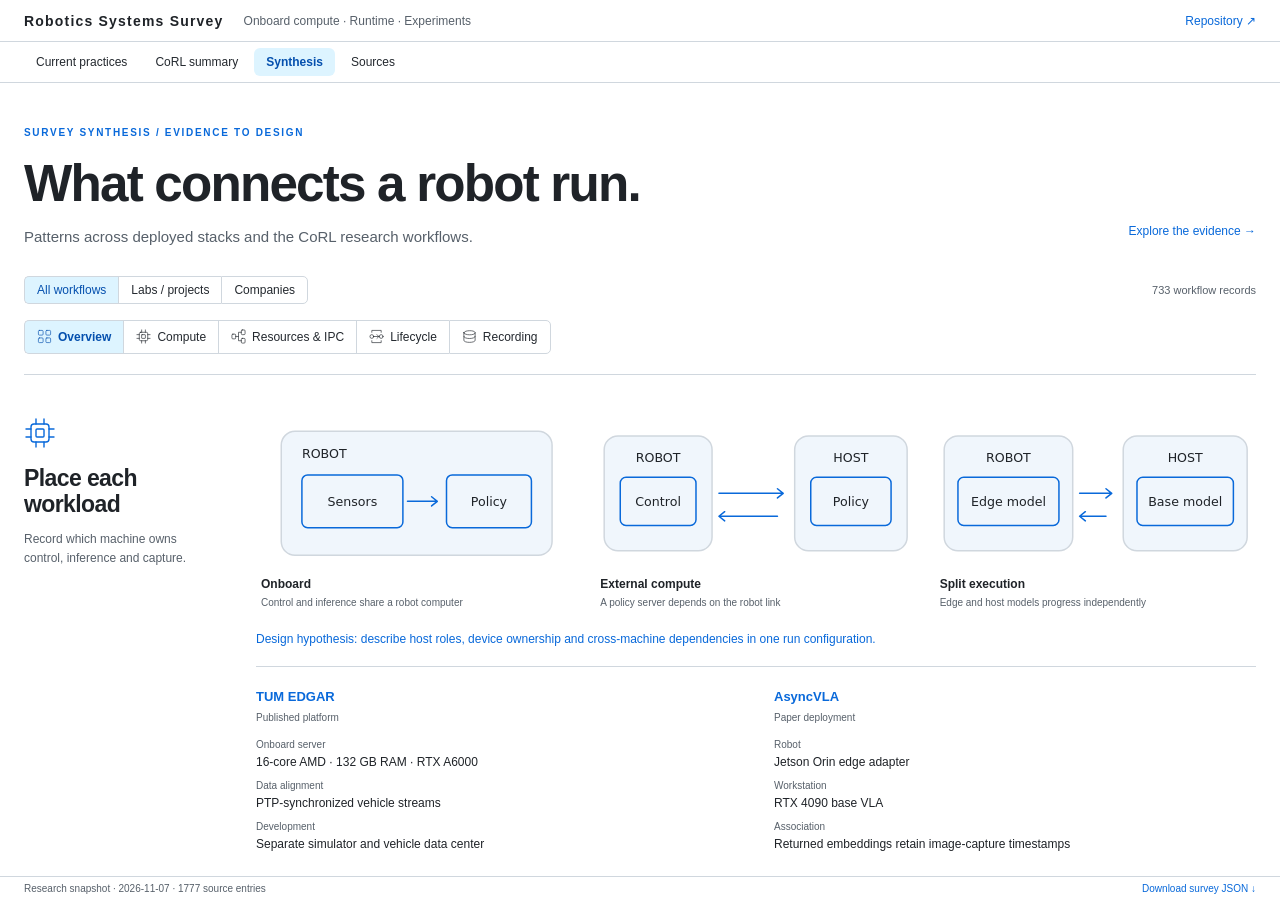
<file: synthesis.html>
<!doctype html>
<html lang="en">
<head>
<meta charset="utf-8">
<meta name="viewport" content="width=device-width,initial-scale=1">
<title>Robotics Systems Synthesis: Deployment Patterns | Robotics Systems Survey</title>
<meta name="description" content="Compare deployment patterns across robotics labs and companies: compute placement, resource controls, IPC, lifecycle, recording and provenance.">
<link rel="canonical" href="https://cutuy.github.io/robotics-systems-survey/synthesis.html">
<meta property="og:type" content="website">
<meta property="og:site_name" content="Robotics Systems Survey">
<meta property="og:title" content="Robotics Systems Synthesis: Deployment Patterns | Robotics Systems Survey">
<meta property="og:description" content="Compare deployment patterns across robotics labs and companies: compute placement, resource controls, IPC, lifecycle, recording and provenance.">
<meta property="og:url" content="https://cutuy.github.io/robotics-systems-survey/synthesis.html">
<meta name="twitter:card" content="summary">
<meta name="twitter:title" content="Robotics Systems Synthesis: Deployment Patterns | Robotics Systems Survey">
<meta name="twitter:description" content="Compare deployment patterns across robotics labs and companies: compute placement, resource controls, IPC, lifecycle, recording and provenance.">
<link rel="sitemap" type="application/xml" href="./sitemap.xml">
<script id="page-schema" type="application/ld+json">{"@context":"https://schema.org","@type":"CollectionPage","name":"Robotics Systems Synthesis: Deployment Patterns | Robotics Systems Survey","description":"Compare deployment patterns across robotics labs and companies: compute placement, resource controls, IPC, lifecycle, recording and provenance.","url":"https://cutuy.github.io/robotics-systems-survey/synthesis.html","isPartOf":{"@type":"WebSite","name":"Robotics Systems Survey","url":"https://cutuy.github.io/robotics-systems-survey/"}}</script>
<script src="./site.js?v=131098ede53a"></script>
<link rel="stylesheet" href="./labs.css?v=92d8080adaef">
<link rel="stylesheet" href="./corl-summary.css?v=bb0ccf4a63ba">
<script defer src="./corl-summary.js?v=4e3b995edb78"></script>
<script defer src="./synthesis.js?v=bf33d73670c7"></script>
<script defer src="./labs.js?v=8a7bc7dcbda6"></script>
</head>
<body data-view="synthesis" data-prerendered="true"><header><a class="brand" href="./">Robotics Systems Survey</a><span class="desk">Onboard compute · Runtime · Experiments</span><a href="https://github.com/Cutuy/robotics-systems-survey">Repository ↗</a></header><nav id="nav" aria-label="Research views"><a class=""  href="./">Current practices</a><a class=""  href="./corl-summary.html">CoRL summary</a><a class="active" aria-current="page" href="./synthesis.html">Synthesis</a><a class=""  href="./sources.html">Sources</a></nav><main id="main" aria-live="polite"><div class="corl-summary synthesis-summary"><div class="cs-hero"><div><p class="cs-kicker">Survey synthesis / evidence to design</p><h1>What connects a robot run.</h1><p class="cs-deck">Patterns across deployed stacks and the CoRL research workflows.</p></div><a class="cs-open-table" href="./?kind=all">Explore the evidence →</a></div>
 <div class="sy-population"><div class="dimension-tabs" role="group" aria-label="Workflow population"><a class="button selected" aria-current="true" href="./synthesis.html?population=all&amp;section=overview">All workflows</a><a class="button "  href="./synthesis.html?population=labs&amp;section=overview">Labs / projects</a><a class="button "  href="./synthesis.html?population=companies&amp;section=overview">Companies</a></div><span>733 workflow records</span></div>
 <div class="dimension-tabs cs-controls" role="group" aria-label="Summary sections"><a class="button selected" aria-current="page" href="./synthesis.html?section=overview&amp;population=all"><svg class="cs-glyph" viewBox="0 0 32 32" aria-hidden="true" focusable="false"><rect x="3" y="3" width="10" height="10" rx="2"/><rect x="19" y="3" width="10" height="10" rx="2"/><rect x="3" y="19" width="10" height="10" rx="2"/><rect x="19" y="19" width="10" height="10" rx="2"/></svg>Overview</a><a class="button "  href="./synthesis.html?section=hardware&amp;population=all"><svg class="cs-glyph" viewBox="0 0 32 32" aria-hidden="true" focusable="false"><rect x="7" y="7" width="18" height="18" rx="3"/><path d="M12 2v5m8-5v5M12 25v5m8-5v5M2 12h5m-5 8h5m18-8h5m-5 8h5"/><rect x="12" y="12" width="8" height="8" rx="1"/></svg>Compute</a><a class="button "  href="./synthesis.html?section=runtime&amp;population=all"><svg class="cs-glyph" viewBox="0 0 32 32" aria-hidden="true" focusable="false"><rect x="2" y="11" width="8" height="10" rx="2"/><rect x="22" y="2" width="8" height="10" rx="2"/><rect x="22" y="20" width="8" height="10" rx="2"/><path d="M10 16h6V7h6m-6 9v9h6"/></svg>Resources &amp; IPC</a><a class="button "  href="./synthesis.html?section=lifecycle&amp;population=all"><svg class="cs-glyph" viewBox="0 0 32 32" aria-hidden="true" focusable="false"><circle cx="6" cy="16" r="4"/><circle cx="26" cy="16" r="4"/><path d="M10 16h12m-5-4 4 4-4 4M6 7V3h20v4M6 25v4h20v-4"/></svg>Lifecycle</a><a class="button "  href="./synthesis.html?section=recording&amp;population=all"><svg class="cs-glyph" viewBox="0 0 32 32" aria-hidden="true" focusable="false"><path d="M4 8c0-6 24-6 24 0s-24 6-24 0Zm0 0v16c0 6 24 6 24 0V8M4 16c0 6 24 6 24 0"/></svg>Recording</a></div>
 <section class="cs-chapter" aria-labelledby="synthesis-hardware"><div class="cs-chapter-head"><svg class="cs-glyph" viewBox="0 0 32 32" aria-hidden="true" focusable="false"><rect x="7" y="7" width="18" height="18" rx="3"/><path d="M12 2v5m8-5v5M12 25v5m8-5v5M2 12h5m-5 8h5m18-8h5m-5 8h5"/><rect x="12" y="12" width="8" height="8" rx="1"/></svg><h2 id="synthesis-hardware">Place each workload</h2><p>Record which machine owns control, inference and capture.</p></div><div class="cs-chapter-body">
  <div class="cs-topologies"><figure class="cs-topology"><svg viewBox="0 0 280 140" role="img" aria-label="Onboard: Control and inference share a robot computer"><rect class="cs-machine" x="22" y="16" width="236" height="108" rx="12"/><text x="40" y="39">ROBOT</text><rect x="40" y="54" width="88" height="46" rx="5"/><text x="84" y="81" text-anchor="middle">Sensors</text><path d="M132 77h26m-5-4 5 4-5 4"/><rect x="166" y="54" width="74" height="46" rx="5"/><text x="203" y="81" text-anchor="middle">Policy</text></svg><figcaption><strong>Onboard</strong><span>Control and inference share a robot computer</span></figcaption></figure><figure class="cs-topology"><svg viewBox="0 0 280 140" role="img" aria-label="External compute: A policy server depends on the robot link"><rect class="cs-machine" x="8" y="20" width="94" height="100" rx="12"/><text x="55" y="43" text-anchor="middle">ROBOT</text><rect x="22" y="56" width="66" height="42" rx="5"/><text x="55" y="81" text-anchor="middle">Control</text><path d="M108 70h56m-5-4 5 4-5 4m-51 16h51m-46-4-5 4 5 4"/><rect class="cs-machine" x="174" y="20" width="98" height="100" rx="12"/><text x="223" y="43" text-anchor="middle">HOST</text><rect x="188" y="56" width="70" height="42" rx="5"/><text x="223" y="81" text-anchor="middle">Policy</text></svg><figcaption><strong>External compute</strong><span>A policy server depends on the robot link</span></figcaption></figure><figure class="cs-topology"><svg viewBox="0 0 280 140" role="img" aria-label="Split execution: Edge and host models progress independently"><rect class="cs-machine" x="8" y="20" width="112" height="100" rx="12"/><text x="64" y="43" text-anchor="middle">ROBOT</text><rect x="20" y="56" width="88" height="42" rx="5"/><text x="64" y="81" text-anchor="middle">Edge model</text><path d="M126 70h28m-5-4 5 4-5 4m-23 16h23m-18-4-5 4 5 4"/><rect class="cs-machine" x="164" y="20" width="108" height="100" rx="12"/><text x="218" y="43" text-anchor="middle">HOST</text><rect x="176" y="56" width="84" height="42" rx="5"/><text x="218" y="81" text-anchor="middle">Base model</text></svg><figcaption><strong>Split execution</strong><span>Edge and host models progress independently</span></figcaption></figure></div>
  <p class="sy-principle">Design hypothesis: describe host roles, device ownership and cross-machine dependencies in one run configuration.</p><div class="cs-topic-grid sy-examples"><div class="cs-topic"><h3><a href="./?project=deep-av-tum-edgar-target-hardware-autonomous-driving-experiments&amp;dimension=hardware">TUM EDGAR</a></h3><p class="sy-basis">Published platform</p><dl class="cs-specs"><div><dt>Onboard server</dt><dd>16-core AMD · 132 GB RAM · RTX A6000</dd></div><div><dt>Data alignment</dt><dd>PTP-synchronized vehicle streams</dd></div><div><dt>Development</dt><dd>Separate simulator and vehicle data center</dd></div></dl></div><div class="cs-topic"><h3><a href="./?project=corl26-JiMWz6U93i&amp;dimension=hardware">AsyncVLA</a></h3><p class="sy-basis">Paper deployment</p><dl class="cs-specs"><div><dt>Robot</dt><dd>Jetson Orin edge adapter</dd></div><div><dt>Workstation</dt><dd>RTX 4090 base VLA</dd></div><div><dt>Association</dt><dd>Returned embeddings retain image-capture timestamps</dd></div></dl></div><div class="cs-topic"><h3><a href="./?project=corl26-8CDEvBQA6x&amp;dimension=hardware">AutoDex</a></h3><p class="sy-basis">Paper + released implementation</p><dl class="cs-specs"><div><dt>Topology</dt><dd>Robot PC coordinates capture PCs</dd></div><div><dt>Capture</dt><dd>20 cameras · hardware triggers</dd></div><div><dt>Artifacts</dt><dd>Shared storage for captures and candidates</dd></div></dl></div><div class="cs-topic"><h3><a href="./?project=droneexp-modalai-voxl2-px4-ros2-companion-flight&amp;dimension=hardware">ModalAI VOXL 2</a></h3><p class="sy-basis">Platform documentation</p><dl class="cs-specs"><div><dt>Onboard</dt><dd>QRB5165 compute, cameras and flash</dd></div><div><dt>Processes</dt><dd>Linux services + PX4</dd></div><div><dt>Observability</dt><dd>Service state and CPU-use snapshots</dd></div></dl></div></div></div></section><section class="cs-chapter" aria-labelledby="synthesis-runtime"><div class="cs-chapter-head"><svg class="cs-glyph" viewBox="0 0 32 32" aria-hidden="true" focusable="false"><rect x="2" y="11" width="8" height="10" rx="2"/><rect x="22" y="2" width="8" height="10" rx="2"/><rect x="22" y="20" width="8" height="10" rx="2"/><path d="M10 16h6V7h6m-6 9v9h6"/></svg><h2 id="synthesis-runtime">Make boundaries observable</h2><p>Transport, scheduling and data age affect the control loop.</p></div><div class="cs-chapter-body">
  <div class="cs-route" aria-label="Signals across the runtime"><div><span>Observation</span><strong>Capture time</strong><small>Source identity · timestamp</small></div><span class="cs-arrow" aria-hidden="true">→</span><div><span>Inference</span><strong>Queue & completion</strong><small>Device · latency · deadline</small></div><span class="cs-arrow" aria-hidden="true">→</span><div><span>Control</span><strong>Execution time</strong><small>Action age · cancellation</small></div></div>
  <p class="sy-principle">Design hypothesis: instrument the existing IPC paths and track timing at every handoff.</p><div class="cs-topic-grid sy-examples"><div class="cs-topic"><h3><a href="./?project=tidybot&amp;dimension=runtime">TidyBot++</a></h3><p class="sy-basis">Inspected implementation</p><dl class="cs-specs"><div><dt>Scheduling</dt><dd>SCHED_FIFO · performance governor</dd></div><div><dt>Command buffer</dt><dd>One-slot queue</dd></div><div><dt>Ownership</dt><dd>Local control services and tmux sessions</dd></div></dl></div><div class="cs-topic"><h3><a href="./?project=droneexp-modalai-voxl2-px4-ros2-companion-flight&amp;dimension=runtime">ModalAI VOXL 2</a></h3><p class="sy-basis">Platform documentation</p><dl class="cs-specs"><div><dt>Local transport</dt><dd>POSIX named pipes</dd></div><div><dt>Images</dt><dd>Shared ION/DMA buffers</dd></div><div><dt>PX4 / ROS 2</dt><dd>Local UDP uXRCE-DDS interface</dd></div></dl></div><div class="cs-topic"><h3><a href="./?project=corl26-JiMWz6U93i&amp;dimension=runtime">AsyncVLA</a></h3><p class="sy-basis">Paper deployment</p><dl class="cs-specs"><div><dt>Rates</dt><dd>8 Hz edge adapter · 5 Hz base VLA</dd></div><div><dt>Transport</dt><dd>ROS image and action messages over Wi-Fi</dd></div><div><dt>Freshness</dt><dd>Timestamped observation history</dd></div></dl></div><div class="cs-topic"><h3><a href="./?project=corl26-05nE8s5e7I&amp;dimension=runtime">FlashVLA</a></h3><p class="sy-basis">Paper + released implementation</p><dl class="cs-specs"><div><dt>Overlap</dt><dd>67.3 ms inference alongside 30 Hz execution</dd></div><div><dt>GPU execution</dt><dd>CUDA Graph reuse · kernel fusion</dd></div><div><dt>Actions</dt><dd>Four buffer slots · 20-action chunks · execute 16</dd></div></dl></div></div></div></section><section class="cs-chapter" aria-labelledby="synthesis-lifecycle"><div class="cs-chapter-head"><svg class="cs-glyph" viewBox="0 0 32 32" aria-hidden="true" focusable="false"><circle cx="6" cy="16" r="4"/><circle cx="26" cy="16" r="4"/><path d="M10 16h12m-5-4 4 4-4 4M6 7V3h20v4M6 25v4h20v-4"/></svg><h2 id="synthesis-lifecycle">Own the whole lifecycle</h2><p>A running process still needs a readiness contract.</p></div><div class="cs-chapter-body">
  <ol class="cs-lifecycle"><li><strong>Start</strong><small>Claim devices · launch dependencies</small></li><li><strong>Ready</strong><small>Health · calibration · first data</small></li><li><strong>Operate</strong><small>State · faults · recovery</small></li><li><strong>Finish</strong><small>Stop · drain · release</small></li></ol>
  <p class="sy-principle">Design hypothesis: connect existing supervisors to explicit ready, failed and stopped states.</p><div class="cs-topic-grid sy-examples"><div class="cs-topic"><h3><a href="./?project=deep-av-comma-ai-openpilot-onroad-runtime-and-route-logging&amp;dimension=lifecycle">openpilot</a></h3><p class="sy-basis">Inspected implementation</p><dl class="cs-specs"><div><dt>Start gate</dt><dd>deviceState starts on-road processes</dd></div><div><dt>Supervision</dt><dd>Manager starts/stops processes and publishes status</dd></div><div><dt>Shutdown</dt><dd>SIGINT followed by termination escalation</dd></div></dl></div><div class="cs-topic"><h3><a href="./?project=droneexp-modalai-voxl2-px4-ros2-companion-flight&amp;dimension=lifecycle">ModalAI VOXL 2</a></h3><p class="sy-basis">Platform documentation</p><dl class="cs-specs"><div><dt>Supervisor</dt><dd>systemd services</dd></div><div><dt>Readiness</dt><dd>VIO, camera, pose and odometry checks</dd></div><div><dt>Diagnosis</dt><dd>Service inspection and journal</dd></div></dl></div><div class="cs-topic"><h3><a href="./?project=corl26-OckqYiY2QM&amp;dimension=lifecycle">EagleVLA</a></h3><p class="sy-basis">Released managed client</p><dl class="cs-specs"><div><dt>Ownership</dt><dd>Client spawns and shuts down the server</dd></div><div><dt>Readiness</dt><dd>Health checks with a startup timeout</dd></div><div><dt>Failure</dt><dd>Detects early child exit</dd></div></dl></div><div class="cs-topic"><h3><a href="./?project=corl26-8CDEvBQA6x&amp;dimension=lifecycle">AutoDex</a></h3><p class="sy-basis">Released implementation</p><dl class="cs-specs"><div><dt>Ownership</dt><dd>Persistent SSH/nohup capture daemons</dd></div><div><dt>Trial cleanup</dt><dd>Bounded stop calls; camera reuse</dd></div><div><dt>Recovery</dt><dd>Unsafe or invalid-CUDA states require an operator</dd></div></dl></div><div class="cs-topic"><h3><a href="./?project=company-physical-intelligence&amp;dimension=lifecycle">OpenPI / DROID</a></h3><p class="sy-basis">Inspected reference workflow</p><dl class="cs-specs"><div><dt>Bringup</dt><dd>Separate policy client and server</dd></div><div><dt>Connection</dt><dd>Startup retry and health checks</dd></div><div><dt>Interruption</dt><dd>Deferred Ctrl+C during critical operations</dd></div></dl></div></div></div></section><section class="cs-chapter" aria-labelledby="synthesis-recording"><div class="cs-chapter-head"><svg class="cs-glyph" viewBox="0 0 32 32" aria-hidden="true" focusable="false"><path d="M4 8c0-6 24-6 24 0s-24 6-24 0Zm0 0v16c0 6 24 6 24 0V8M4 16c0 6 24 6 24 0"/></svg><h2 id="synthesis-recording">Connect the artifacts</h2><p>Keep native formats and preserve the context needed to interpret them.</p></div><div class="cs-chapter-body">
  <div class="cs-artifact-map"><div class="cs-run"><span>Shared run identity</span><strong>Run manifest</strong><small>Host roles · clocks · versions · outcome</small></div><div class="cs-artifacts"><div><strong>Native recordings</strong><span>Messages · images · video · trajectories</span></div><div><strong>Execution evidence</strong><span>Readiness · process state · failures</span></div><div><strong>Reproduction context</strong><span>Calibration · configuration · checkpoints</span></div></div></div>
  <p class="sy-principle">Design hypothesis: join recordings, process history and provenance through one manifest; record the replay contract for each artifact.</p><div class="cs-topic-grid sy-examples"><div class="cs-topic"><h3><a href="./?project=deep-av-comma-ai-openpilot-onroad-runtime-and-route-logging&amp;dimension=recording">openpilot</a></h3><p class="sy-basis">Inspected implementation</p><dl class="cs-specs"><div><dt>Artifacts</dt><dd>rlog / qlog + H.265 video · 60-second segments</dd></div><div><dt>Identity</dt><dd>Route, segment, Git version and hardware identity</dd></div><div><dt>Replay</dt><dd>Camera and message replay tools</dd></div></dl></div><div class="cs-topic"><h3><a href="./?project=droneexp-tudelft-event-orin-mcap-flight-capture&amp;dimension=recording">TU Delft Event-Orin</a></h3><p class="sy-basis">Inspected flight-capture workflow</p><dl class="cs-specs"><div><dt>Artifacts</dt><dd>MCAP + separate PX4/MAVLink logs</dd></div><div><dt>Capture</dt><dd>ROS 2 intra-process camera/recorder container</dd></div><div><dt>Completion</dt><dd>Stop recording before USB export</dd></div></dl></div><div class="cs-topic"><h3><a href="./?project=tidybot&amp;dimension=recording">TidyBot++</a></h3><p class="sy-basis">Inspected implementation</p><dl class="cs-specs"><div><dt>Buffering</dt><dd>Episode retained in RAM</dd></div><div><dt>Persistence</dt><dd>Async flush joins before the next episode</dd></div><div><dt>Replay</dt><dd>Actions / observations on hardware or MuJoCo</dd></div></dl></div><div class="cs-topic"><h3><a href="./?project=corl26-8CDEvBQA6x&amp;dimension=recording">AutoDex</a></h3><p class="sy-basis">Paper + released implementation</p><dl class="cs-specs"><div><dt>Artifacts</dt><dd>Video, robot states, calibration and outcomes</dd></div><div><dt>Manifest</dt><dd>Run/episode IDs · clocks · host/PID · SHA-256 references</dd></div><div><dt>Integrity</dt><dd>Incomplete captures are quarantined</dd></div></dl></div><div class="cs-topic"><h3><a href="./?project=corl26-QAHhXvXHtb&amp;dimension=recording">YUBI</a></h3><p class="sy-basis">Paper + released implementation</p><dl class="cs-specs"><div><dt>Capture</dt><dd>Synchronized rosbag2 streams</dd></div><div><dt>Selection</dt><dd>Operator marks and accepts episodes</dd></div><div><dt>Persistence</dt><dd>Accepted episodes upload to S3-compatible storage</dd></div></dl></div><div class="cs-topic"><h3><a href="./?project=deep-av-tum-edgar-target-hardware-autonomous-driving-experiments&amp;dimension=recording">TUM EDGAR</a></h3><p class="sy-basis">Reported practice + scoped project work</p><dl class="cs-specs"><div><dt>Current capture</dt><dd>PTP-aligned ROS bags; published data excludes cameras</dd></div><div><dt>Development scope</dt><dd>MCAP/CommonRoad recording is evaluation-project work</dd></div><div><dt>Replay scope</dt><dd>CommonRoad scenarios drive simulation evaluation</dd></div></dl></div></div></div></section>
 <details class="cs-scope sy-index"><summary>Explore mechanism evidence</summary><div class="cs-topic-grid"><div><h3>Compute</h3><ul><li><a href="./?dimension=hardware&amp;labels=orin&amp;kind=all">NVIDIA Orin</a><span>16 documented · 7 supported options · 47 source mentions</span></li><li><a href="./?dimension=hardware&amp;labels=x86&amp;kind=all">Intel / AMD host</a><span>13 documented · 6 supported options · 70 source mentions</span></li><li><a href="./?dimension=hardware&amp;labels=ram16&amp;kind=all">16 GB system RAM</a><span>4 documented · 10 supported options · 8 source mentions</span></li></ul></div><div><h3>Runtime</h3><ul><li><a href="./?dimension=runtime&amp;labels=ros2&amp;kind=all">ROS 2</a><span>16 documented · 13 hiring · 1 supported option · 45 source mentions</span></li><li><a href="./?dimension=runtime&amp;labels=ros1&amp;kind=all">ROS 1</a><span>17 documented · 7 hiring · 11 source mentions</span></li><li><a href="./?dimension=runtime&amp;labels=shared-memory&amp;kind=all">Shared memory</a><span>3 documented · 13 source mentions</span></li><li><a href="./?dimension=runtime&amp;labels=zeromq&amp;kind=all">ZeroMQ</a><span>7 documented · 1 hiring · 17 source mentions</span></li><li><a href="./?dimension=runtime&amp;labels=rt&amp;kind=all">Real-time scheduling</a><span>4 documented</span></li></ul></div><div><h3>Lifecycle</h3><ul><li><a href="./?dimension=lifecycle&amp;labels=ros-launch&amp;kind=all">ROS launch</a><span>5 documented · 7 source mentions</span></li><li><a href="./?dimension=lifecycle&amp;labels=docker&amp;kind=all">Docker / Compose</a><span>7 documented · 5 hiring · 1 supported option · 10 source mentions</span></li><li><a href="./?dimension=lifecycle&amp;labels=systemd&amp;kind=all">systemd services</a><span>3 documented · 2 hiring · 1 source mention</span></li><li><a href="./?dimension=lifecycle&amp;labels=tmux&amp;kind=all">tmux launch</a><span>3 documented · 3 source mentions</span></li></ul></div><div><h3>Recording</h3><ul><li><a href="./?dimension=recording&amp;labels=rosbag&amp;kind=all">ROS bag capture</a><span>6 documented · 2 supported options · 15 source mentions</span></li><li><a href="./?dimension=recording&amp;labels=mcap&amp;kind=all">MCAP capture</a><span>2 documented · 2 hiring · 1 supported option · 4 source mentions</span></li><li><a href="./?dimension=recording&amp;labels=hdf5&amp;kind=all">HDF5 capture</a><span>3 documented · 1 hiring · 11 source mentions</span></li><li><a href="./?dimension=recording&amp;labels=zarr&amp;kind=all">Zarr datasets</a><span>1 documented · 2 source mentions</span></li><li><a href="./?dimension=recording&amp;labels=ulog&amp;kind=all">ULog</a><span>3 source mentions</span></li><li><a href="./?dimension=recording&amp;labels=numpy&amp;kind=all">NumPy files</a><span>3 documented · 12 source mentions</span></li></ul></div></div><p>Counts describe unique matching workflow records per label. Evidence types remain separate; labels can overlap.</p></details>
 <details class="cs-scope"><summary>What to validate next</summary><div class="cs-topic-grid"><div class="cs-topic"><h3>Observed evidence</h3><p>Named implementations establish concrete integration points. Research, reference code and production platforms have different operating scope.</p></div><div class="cs-topic"><h3>Product hypothesis</h3><p>Test one failed run with a team: which missing artifact or process transition prevented diagnosis, who needs it, and whether they would adopt a shared run layer.</p></div></div></details>
 </div></main><footer><span id="status">Research snapshot · 2026-11-07 · 1777 source entries</span><a href="./lab-research.json" download>Download survey JSON ↓</a></footer></body>
</html>
</file>
<file: labs.css>
:root{font-family:Inter,-apple-system,BlinkMacSystemFont,"Segoe UI",sans-serif;color:#1f2328;background:#fff;font-synthesis:none;font-size:14px}*{box-sizing:border-box}body{margin:0;height:100dvh;display:flex;flex-direction:column}a{color:#0969da;text-decoration:none}a:hover{text-decoration:underline}button,input{font:inherit}button{cursor:pointer}header{height:51px;flex-shrink:0;display:flex;align-items:center;gap:26px;padding:0 32px;border-bottom:1px solid #d0d7de}header>a:last-child{margin-left:auto;font-size:12px}.brand{font-weight:800;color:#1f2328;letter-spacing:1.2px}.brand span{color:#0969da;margin:0 7px}.desk,.eyebrow,.stamp,.label{font-size:10px;letter-spacing:1.4px;font-weight:700;color:#57606a}.mast{padding:23px 32px 20px;display:flex;align-items:center;justify-content:space-between;gap:20px}.eyebrow{color:#0969da;margin:0 0 7px}h1{font-size:33px;letter-spacing:-1.2px;margin:0 0 6px;font-weight:650}.intro{margin:0;color:#57606a}.stamp{display:grid;gap:6px;text-align:right}.stamp strong{font-size:14px;color:#1f2328;letter-spacing:.5px}.stamp span{font-size:11px;letter-spacing:0;font-weight:400}nav{padding:0 32px 12px;display:flex;gap:7px;border-bottom:1px solid #d0d7de}nav a,.button{display:inline-block;padding:7px 13px;border:1px solid #d0d7de;border-radius:6px;background:#f6f8fa;color:#24292f;font-size:12px;font-weight:600}nav a.active{background:#0969da;border-color:#0969da;color:white}nav a:hover{text-decoration:none;border-color:#0969da}main{flex:1;min-height:0;overflow:auto;padding:22px 32px}footer{padding:9px 32px;border-top:1px solid #d0d7de;display:flex;justify-content:space-between;font-size:11px;color:#57606a;flex-shrink:0}h2{font-size:22px;letter-spacing:-.5px;margin:0 0 10px}h3{font-size:15px;margin:0 0 9px}p{line-height:1.55}.lead{font-size:16px;max-width:1050px;margin:0 0 18px}.grid{display:grid;grid-template-columns:repeat(3,minmax(0,1fr));gap:14px}.card{border:1px solid #d0d7de;border-radius:8px;padding:18px;background:#fff}.card p{font-size:13px;margin:8px 0}.num{font:600 11px ui-monospace,monospace;color:#0969da;display:block;margin-bottom:10px}.label{letter-spacing:.7px;margin:12px 0 4px}.muted{color:#57606a}.small{font-size:12px}table{width:100%;border-collapse:collapse;font-size:12px}th{text-align:left;background:#f6f8fa;font-size:10px;text-transform:uppercase;letter-spacing:.8px;color:#57606a;font-weight:650}td,th{padding:12px 13px;border-bottom:1px solid #d8dee4;vertical-align:top}td p{margin:4px 0 0;font-size:11px;color:#57606a}td strong{font-size:13px}.table-wrap{border:1px solid #d0d7de;border-radius:8px;overflow:hidden}.tag{display:inline-block;padding:3px 7px;border:1px solid #d0d7de;background:#f6f8fa;color:#57606a;border-radius:4px;font-size:10px;margin:2px 3px 2px 0;white-space:nowrap}.green{background:#dafbe1;border-color:#aceebb;color:#116329}.amber{background:#fff8c5;border-color:#eac54f;color:#7d4e00}.blue{background:#ddf4ff;border-color:#b6e3ff;color:#0550ae}.refs{display:inline-flex;gap:4px;margin-left:5px;vertical-align:baseline}.refs a{font:10px ui-monospace,monospace;border:1px solid #d0d7de;border-radius:3px;padding:1px 4px;background:#fff}.section-head{display:flex;justify-content:space-between;align-items:center;margin-bottom:12px;gap:15px}.section-head p{margin:0}.thesis{display:grid;grid-template-columns:1.5fr 1fr;gap:16px;margin-bottom:20px}.thesis .card{background:#f6f8fa}.thesis ul{margin:0;padding-left:17px;font-size:13px;line-height:1.6}.thesis li+li{margin-top:7px}.layout{display:grid;grid-template-columns:190px minmax(0,1fr);gap:24px;align-items:start}.projects{display:grid;gap:6px;position:sticky;top:0}.projects a{display:block;border:1px solid transparent;border-radius:6px;padding:10px;color:#24292f}.projects a.active{border-color:#b6e3ff;background:#ddf4ff}.projects small{display:block;font-size:10px;color:#57606a;margin-top:4px}.project-top{display:flex;justify-content:space-between;gap:20px;align-items:flex-start}.project-top p{margin:3px 0 10px}.project-top h2{font-size:27px;margin:0}.contact{text-align:right;min-width:180px}.contact small{display:block;font-size:10px;color:#57606a;margin:4px 0}.hardware{display:flex;gap:22px;flex-wrap:wrap;padding:13px 0 14px;margin-bottom:10px;border-bottom:1px solid #d0d7de}.hardware strong{display:block;font-size:13px;margin-top:5px}.fact-table td:first-child{width:150px;font-weight:600;color:#57606a}.fact-table td{padding:9px 10px;line-height:1.5}.two{display:grid;grid-template-columns:1fr 1fr;gap:14px;margin-top:16px}.proof{border-left:3px solid #0969da;background:#f6f8fa;padding:12px 15px;margin:16px 0;font-size:13px;line-height:1.6}.proof p{margin:5px 0 0}.line{display:flex;gap:10px;align-items:center;margin:13px 0}.line span{padding:6px 10px;border:1px solid #d0d7de;border-radius:5px;font-size:11px}.line i{color:#8c959f;font-style:normal}.method{font-size:12px;color:#57606a;border-top:1px solid #d0d7de;margin-top:20px;padding-top:14px;display:grid;grid-template-columns:1fr 1fr;gap:15px}.method p{margin:4px 0}.sources{font-size:12px}.sources li{padding:7px 0}.focus{background:#ddf4ff;border-color:#b6e3ff}.empty{padding:30px}.outreach-table td{line-height:1.5}.outreach-table td:nth-child(2){max-width:420px}a:focus-visible,button:focus-visible{outline:3px solid #54aeff;outline-offset:3px}@media(min-width:1500px){main{padding-left:max(32px,calc((100vw - 1500px)/2));padding-right:max(32px,calc((100vw - 1500px)/2))}}@media(max-width:950px){.grid{grid-template-columns:1fr 1fr}.thesis,.two{grid-template-columns:1fr}.layout{grid-template-columns:150px 1fr}.project-top{display:block}.contact{text-align:left}.mast{padding:18px}.stamp{display:none}main{padding:18px}.table-wrap{overflow:auto}header,nav,footer{padding-left:18px;padding-right:18px}.desk{display:none}}@media(max-width:650px){.grid{grid-template-columns:1fr}.layout{display:block}.projects{position:static;grid-template-columns:1fr 1fr;margin-bottom:20px}.method{grid-template-columns:1fr}h1{font-size:27px}.intro{font-size:12px}nav{overflow:auto}nav a{white-space:nowrap}.line{flex-wrap:wrap}footer span{display:none}header{gap:10px}.hardware{gap:12px}.fact-table td:first-child{width:100px}}
.systems-controls{display:flex;gap:16px;justify-content:space-between;align-items:center;margin:15px 0}.dimension-tabs{display:flex;gap:6px;flex-wrap:wrap}.dimension-tabs .selected{background:#ddf4ff;border-color:#54aeff;color:#0550ae}.systems-controls select{padding:7px;border:1px solid #d0d7de;border-radius:5px;background:white;margin-left:6px}.evidence-key{font-size:11px;color:#57606a;display:flex;gap:6px;align-items:center;flex-wrap:wrap;margin:10px 0 15px}.systems-table{overflow:auto}.systems-table table{min-width:1130px;table-layout:fixed}.systems-table th:first-child{width:125px}.systems-table td{line-height:1.6;padding:12px 10px}.systems-table td .tag{margin-bottom:6px}.system-detail{display:grid;grid-template-columns:repeat(3,minmax(0,1fr));gap:14px}.system-detail p.label{margin-top:0}.system-entry{margin-top:0;margin-bottom:17px}nav{flex-shrink:0}nav a{white-space:nowrap}@media(max-width:1100px){nav{overflow-x:auto}.systems-controls{align-items:flex-start;flex-direction:column}.system-detail{grid-template-columns:1fr 1fr}}@media(max-width:650px){.system-detail{grid-template-columns:1fr}}

.synthesis{border:1px solid #d0d7de;border-top:3px solid #0969da;border-radius:6px;background:#fff;padding:15px 18px;margin:0 0 18px}.synthesis h3{font-size:18px;margin:5px 0 13px}.synthesis .eyebrow{margin:0}.synthesis-grid{display:grid;grid-template-columns:1fr 1fr 1fr;gap:22px}.synthesis-grid strong{font-size:12px;color:#0969da}.synthesis-grid p{font-size:12px;line-height:1.55;margin:6px 0}.synthesis-boundary{font-size:11px;color:#57606a;margin:10px 0 0}@media(max-width:800px){.synthesis-grid{grid-template-columns:1fr;gap:9px}}

.census-banner{display:flex;gap:18px;flex-wrap:wrap;align-items:center;border:1px solid #d0d7de;background:#f6f8fa;padding:12px 15px;border-radius:6px;margin-bottom:16px;font-size:12px}.census-banner a{margin-left:auto}.census-filters{display:flex;gap:9px;flex-wrap:wrap;margin:15px 0}.census-filters input,.census-filters select{background:white;border:1px solid #d0d7de;border-radius:5px;padding:9px;font:inherit;font-size:12px}.census-filters input{flex:1;min-width:220px}.census-table{font-size:12px}.census-table td{vertical-align:top}.census-table td:first-child{min-width:180px}.census-table td:last-child{max-width:290px;overflow-wrap:anywhere}.census-pages{display:flex;gap:20px;align-items:center;justify-content:center;margin:18px 0}

.survey-purpose{display:flex;gap:12px;flex-wrap:wrap;padding:12px 0;color:#57606a;font-size:12px}.survey-purpose span{padding:6px 9px;background:#f6f8fa;border:1px solid #d0d7de;border-radius:5px}.survey-table{overflow:auto}.survey-table table{table-layout:fixed;min-width:1050px}.survey-table th:first-child{width:180px}.survey-table td{line-height:1.55}.survey-fact .tag{white-space:normal;margin-bottom:7px}.survey-fact .refs{margin:7px 0 0}.dimension-tabs .selected{background:#ddf4ff;border-color:#54aeff}

.workflow-evidence{display:flex;gap:10px;flex-wrap:wrap;margin-top:9px;font-size:11px}.workflow-boundary{border-top:1px solid #d0d7de;padding:12px 0;margin-top:12px}.workflow-boundary .survey-fact{margin-top:8px}.survey-purpose a{margin-left:auto}.practice-summary{display:flex;gap:12px;align-items:baseline;border-left:3px solid #0969da;padding:10px 14px;margin:12px 0;background:#f6f8fa;font-size:12px}.practice-summary strong{min-width:180px}.practice-summary span{color:#57606a}@media(max-width:700px){.practice-summary{flex-direction:column;gap:6px}.survey-purpose a{margin-left:0}}
/* Compact research workspace: one navigation bar and a table-first survey. */
header{height:42px;padding:0 24px;gap:20px}.desk{font-size:12px;font-weight:400;letter-spacing:0}nav{padding:6px 24px;align-items:center;gap:4px;background:#fff}nav a{border-color:transparent;background:transparent;padding:6px 11px;font-weight:500}nav a.active{background:#ddf4ff;border-color:transparent;color:#0550ae}main{padding:16px 24px}footer{padding:6px 24px;font-size:10px}.survey-heading{display:flex;align-items:center;gap:16px;margin:0 0 10px}.survey-heading h1{font-size:18px;font-weight:700;margin:0;letter-spacing:-.3px}.survey-heading h1 span{font-size:12px;font-weight:400;color:#57606a;margin-left:6px}.survey-heading>a{font-size:12px}.census-filters{margin:0 0 10px;gap:8px}.census-filters input,.census-filters select{padding:7px 9px;font-size:12px}.census-filters input{min-width:180px}.dimension-tabs{margin:0 0 10px;gap:0}.dimension-tabs .button{border-radius:0;background:#fff;border-color:#d0d7de;border-right:0;padding:6px 12px;font-weight:500}.dimension-tabs .button:first-child{border-radius:5px 0 0 5px}.dimension-tabs .button:last-child{border-radius:0 5px 5px 0;border-right:1px solid #d0d7de}.dimension-tabs .selected{background:#ddf4ff;color:#0550ae;border-color:#d0d7de}.survey-table{border-radius:5px}.survey-table table{min-width:880px}.survey-table th:first-child{width:230px}.survey-table th{position:sticky;top:0;z-index:1;padding:10px 12px;font-size:10px;letter-spacing:.4px}.survey-table td{padding:12px;line-height:1.55}.survey-table td strong{font-size:12px;font-weight:600}.survey-table td:first-child strong a{color:#1f2328}.survey-table tr:hover td{background:#fafbfc}.survey-table .refs{display:inline-flex;gap:6px;margin:6px 0 0;flex-wrap:wrap}.survey-table .refs a{border:0;padding:0;background:none;font-size:10px;color:#6e7781}.survey-table .refs a:hover{color:#0969da}.workflow-evidence{gap:12px;margin-top:7px;font-size:10px}.workflow-type{display:block;color:#9a6700;margin-top:5px;font-size:10px}.census-pages{margin:10px 0 0;gap:14px;font-size:11px}.census-pages .button{font-size:11px;padding:4px 9px;background:#fff}.practice-fact{font-size:12px}.workflow-boundary{font-size:12px}.workflow-boundary>strong{display:block;margin:8px 0}.workflow-boundary .tag{display:none}body[data-view="practices"] main{display:flex;flex-direction:column;overflow:hidden}body[data-view="practices"] .survey-table{flex:1;min-height:160px}body[data-view="practices"] .census-filters,body[data-view="practices"] .dimension-tabs,body[data-view="practices"] .survey-heading,body[data-view="practices"] .census-pages{flex-shrink:0}body[data-view="practices"] .workflow-boundary{max-height:25vh;overflow:auto;flex-shrink:0}@media(max-width:750px){header,nav,footer{padding-left:12px;padding-right:12px}main{padding:12px}.census-filters input{flex-basis:100%}.census-filters select{max-width:43%}.dimension-tabs{flex-wrap:nowrap;overflow:auto;flex-shrink:0}.dimension-tabs .button{white-space:nowrap;padding:6px 9px}nav a{font-size:11px;padding:6px}.survey-table th:first-child{width:190px}}
.label-summary{border:1px solid #d0d7de;border-radius:5px;padding:9px 11px;margin-bottom:10px;flex-shrink:0;background:#fff}.label-summary-head{display:flex;align-items:center;gap:14px;font-size:11px;flex-wrap:wrap}.label-summary-head strong span{font-weight:400;color:#57606a}.label-summary-head input[type=text],#label-search{font-size:11px;padding:4px 7px;border:1px solid #d0d7de;border-radius:4px;width:145px}.label-summary-head label{margin-left:auto;color:#57606a;display:flex;align-items:center;gap:4px}.label-counts{display:flex;gap:6px;flex-wrap:wrap;margin-top:8px;max-height:110px;overflow:auto}.label-chip{display:inline-flex;align-items:center;gap:7px;border:1px solid #d0d7de;border-radius:4px;padding:4px 7px;color:#24292f;font-size:11px}.label-chip b{color:#0969da}.label-chip small{color:#6e7781;font-size:10px}.label-chip.chosen{background:#ddf4ff;border-color:#54aeff}.label-chip[hidden]{display:none}.label-rule{display:block;font-size:10px;color:#57606a;margin-top:6px}@media(max-width:650px){.label-summary-head label{margin-left:0}.label-counts{max-height:80px}}
.research-metrics{margin:0 0 18px}.research-metrics>p{font-size:11px;color:#57606a;margin:0 0 8px}.research-metrics>div{display:flex;gap:20px;flex-wrap:wrap}.research-metrics a{display:flex;gap:8px;align-items:baseline;color:#24292f;font-size:12px}.research-metrics strong{font-size:20px;color:#0969da}.label-match{display:block;margin-top:7px;font-size:10px;color:#57606a}

#nav{flex-wrap:nowrap;overflow-x:auto;gap:4px}#nav a{flex-shrink:0}#nav a[aria-current="page"]{font-weight:600}

/* Keep mechanism facets grouped and the evidence table in view. */
.label-counts{display:block;max-height:155px}.label-group{display:grid;grid-template-columns:125px minmax(0,1fr);gap:8px;padding:4px 0}.label-group>strong{font-size:10px;color:#57606a;padding-top:5px}.label-group>div{display:flex;flex-wrap:wrap;gap:5px}.label-group[hidden]{display:none}@media(max-width:650px){.label-counts{max-height:115px}.label-group{grid-template-columns:1fr;gap:3px}}





/* Compact mobile controls; the table keeps the remaining viewport height. */
#survey-controls{flex-shrink:0;min-height:0}
.mobile-controls-bar{display:none}
@media(max-width:750px){
 body[data-view="practices"] main{padding:8px;overflow:hidden}
 header{height:36px;padding:0 10px;gap:8px}.brand{font-size:12px;letter-spacing:.2px}header>a:last-child{font-size:11px}
 nav{padding:4px 8px}footer{padding:4px 8px}
 .mobile-controls-bar{display:flex;flex-shrink:0;align-items:center;justify-content:space-between;gap:8px;min-height:32px;margin-bottom:5px;font-size:11px;color:#57606a}
 .mobile-controls-bar button{border:1px solid #d0d7de;border-radius:5px;background:#fff;color:#0969da;padding:7px 9px;font-size:11px;min-height:32px}
 #survey-controls{max-height:min(48dvh, calc(100dvh - 250px));overflow:auto;overscroll-behavior:contain}
 .survey-heading{display:none}
 .census-filters{display:flex;flex-wrap:nowrap;gap:4px;width:100%;margin-bottom:8px}
 .census-filters input[name="q"]{flex:1 1 34%;width:34%;min-width:0;font-size:16px;padding:7px 6px}
 .census-filters select{flex:1 1 22%;width:22%;min-width:0;max-width:none;font-size:12px;padding:7px 2px;min-height:36px;text-overflow:ellipsis}
 .dimension-tabs{margin-bottom:8px}.dimension-tabs .button{font-size:11px;padding:7px 8px}
 .label-summary{padding:7px;margin-bottom:8px}.label-summary-head{gap:6px;flex-wrap:nowrap}.label-summary-head strong{white-space:nowrap}.label-summary-head strong span{display:none}
 #label-search{flex:1;min-width:0;width:90px;font-size:16px}.label-summary-head>a{white-space:nowrap;font-size:10px}
 .label-counts{max-height:90px}.label-chip{padding:5px 7px}
 body[data-view="practices"] .survey-table{min-height:0;overscroll-behavior:contain}
 body.controls-folded[data-view="practices"]>header,body.controls-folded[data-view="practices"]>#nav,body.controls-folded #survey-controls{display:none}
 body[data-view="practices"] .workflow-boundary{max-height:18dvh}
}

.mechanisms-close{display:none}
@media(max-width:750px){
 .mobile-controls-bar{gap:5px}.mobile-controls-bar>span{flex:1;min-width:0;font-size:10px}
 .mobile-controls-bar button{padding:7px 6px;white-space:nowrap}
 .mechanisms-toggle[aria-expanded="true"]{background:#ddf4ff;border-color:#54aeff}
 body[data-view="practices"] .label-summary{display:none}
 body[data-view="practices"] .label-summary.mechanisms-open{display:flex;flex-direction:column;position:fixed;z-index:20;top:8px;bottom:8px;right:8px;width:calc(100vw - 48px);height:calc(100dvh - 16px);margin:0;padding:12px;border-radius:12px;box-shadow:0 8px 40px #1f232830;overflow:hidden}
 .mechanisms-open .label-summary-head{display:flex;flex-wrap:wrap;flex-shrink:0;gap:8px;padding-bottom:10px;border-bottom:1px solid #d0d7de}
 .mechanisms-open .label-summary-head>strong{font-size:14px;flex:1;order:0}
 .mechanisms-open .mechanisms-close{display:block;order:1;border:0;background:#f6f8fa;border-radius:6px;font-size:24px;width:36px;height:36px;color:#57606a}
 .mechanisms-open #label-search{order:2;flex:1 0 100%;width:100%;padding:9px;font-size:16px}
 .mechanisms-open .label-summary-head>a{order:3}
 .mechanisms-open .label-counts{flex:1;min-height:0;max-height:none;overflow-y:auto;overscroll-behavior:contain;padding:6px 0}
 .mechanisms-open .label-group{padding:8px 0}.mechanisms-open .label-chip{padding:8px;flex-wrap:wrap}
 .mechanisms-open .label-rule{flex-shrink:0;padding-top:8px}
}

/* One population switch and a quiet, icon-led mechanisms control. */
.census-filters .labs-toggle{display:inline-flex;align-items:center;gap:8px;white-space:nowrap;position:relative;font-size:12px;cursor:pointer;padding:6px 0 6px 8px}
.census-filters .labs-toggle input{position:absolute;inset:0;width:100%;height:100%;min-width:0;margin:0;padding:0;opacity:0;flex:none;cursor:pointer;z-index:1}
.toggle-track{width:30px;height:18px;border-radius:12px;background:#8c959f;position:relative;flex-shrink:0}
.toggle-track:after{content:'';position:absolute;width:14px;height:14px;top:2px;left:2px;border-radius:50%;background:white;transition:transform .15s}
.labs-toggle input:checked+.toggle-track{background:#0969da}.labs-toggle input:checked+.toggle-track:after{transform:translateX(12px)}
.labs-toggle input:focus-visible+.toggle-track{outline:2px solid #0969da;outline-offset:3px}
@media(max-width:750px){
 .census-filters input[name="q"]{width:auto;flex:1;min-width:0}.census-filters .labs-toggle{font-size:11px;gap:6px;padding-left:4px}
 .mobile-controls-bar button.mechanisms-toggle{display:inline-flex;align-items:center;gap:7px;border:0;border-radius:20px;padding:8px 12px;background:#f0f6fc;color:#0550ae;font-weight:600;font-size:11px;box-shadow:inset 0 0 0 1px #0969da18}
 .mechanisms-toggle svg{width:16px;height:16px;fill:none;stroke:currentColor;stroke-width:1.5}.mechanisms-toggle svg circle{fill:#f0f6fc}
 .mechanisms-chevron{display:inline-block;transform:rotate(180deg);font-size:14px;line-height:12px}.mechanisms-toggle[aria-expanded="true"] .mechanisms-chevron{transform:none}
 .mobile-controls-bar button.mechanisms-toggle:hover{background:#ddf4ff}
}
@media(prefers-reduced-motion:reduce){.toggle-track:after{transition:none}}

.sources-title{font-size:22px;font-weight:700;letter-spacing:-.5px;margin:0 0 10px}
</file>
<file: corl-summary.css>
/* Editorial field guide: native diagrams, compact specifications and evidence links. */
.corl-summary{--cs-ink:#1f2328;--cs-muted:#57606a;--cs-accent:#0969da;--cs-line:#d0d7de;--cs-wash:#f0f6fc;--cs-soft:#b6e3ff;max-width:1260px;margin:0 auto;color:var(--cs-ink);padding:12px 0 32px}
.cs-hero{display:flex;align-items:end;justify-content:space-between;gap:28px;padding:14px 0 28px}.cs-kicker{font-size:10px;letter-spacing:1.7px;text-transform:uppercase;color:var(--cs-accent);font-weight:650;margin:0 0 13px}.cs-hero h1{font-size:clamp(34px,4vw,52px);font-weight:550;letter-spacing:-1.8px;margin:0}.cs-deck{color:var(--cs-muted);font-size:15px;margin:12px 0 0;max-width:480px}.cs-open-table{font-size:12px;color:var(--cs-accent);white-space:nowrap;padding:10px 0}

.cs-chapter{display:grid;grid-template-columns:190px minmax(0,1fr);gap:42px;padding:38px 0;border-bottom:1px solid var(--cs-line);scroll-margin-top:16px}.cs-chapter-head{position:relative;padding-top:4px}.cs-glyph{display:block;width:32px;height:32px;fill:none;stroke:var(--cs-accent);stroke-width:1.4;stroke-linecap:round;stroke-linejoin:round;margin-bottom:16px}.cs-chapter h2{font-size:23px;line-height:1.15;font-weight:550;letter-spacing:-.6px;margin:0 0 12px}.cs-chapter-head p{font-size:12px;color:var(--cs-muted);line-height:1.6;margin:0;max-width:185px}
.cs-topic-grid{display:grid;grid-template-columns:repeat(2,minmax(0,1fr));column-gap:36px;row-gap:28px}.cs-topic{min-width:0}.cs-topic h3{font-size:13px;font-weight:650;letter-spacing:0;margin:0 0 11px}.cs-topic p{font-size:12px;color:var(--cs-muted);line-height:1.65;margin:0 0 8px;max-width:42em}.cs-specs{margin:0}.cs-specs>div{margin:0 0 9px}.cs-specs dt{font-size:10px;color:var(--cs-muted);margin-bottom:3px}.cs-specs dd{font-size:12px;line-height:1.5;margin:0}.cs-evidence{display:flex;flex-wrap:wrap;gap:5px 13px;margin-top:12px}.cs-evidence a{font-size:10px;color:var(--cs-accent);line-height:1.6}.cs-terms{display:flex;flex-wrap:wrap;gap:6px 14px;font-size:12px;line-height:1.7;margin-bottom:9px}.cs-terms span{border-bottom:1px dotted var(--cs-soft);padding-bottom:2px}
.cs-topologies{display:grid;grid-template-columns:repeat(3,minmax(0,1fr));gap:18px}.cs-topology{margin:0;min-width:0}.cs-topology svg{display:block;width:100%;height:auto;fill:none;stroke:var(--cs-accent);stroke-width:1.3;stroke-linecap:round;stroke-linejoin:round}.cs-topology svg .cs-machine{fill:var(--cs-wash);stroke:var(--cs-line)}.cs-topology svg text{fill:var(--cs-ink);stroke:none;font:11px system-ui,sans-serif}.cs-topology figcaption{display:grid;gap:4px;padding:4px 5px}.cs-topology figcaption strong{font-size:12px;font-weight:600}.cs-topology figcaption span{font-size:10px;color:var(--cs-muted);line-height:1.5}.cs-topology-evidence{margin:15px 0 28px;padding-bottom:20px;border-bottom:1px solid var(--cs-line)}
.cs-route{display:grid;grid-template-columns:minmax(0,1fr) 20px minmax(0,1fr) 20px minmax(0,1fr);gap:10px;align-items:center;margin:0 0 30px;background:var(--cs-wash);padding:22px;border-radius:8px}.cs-route>div{display:grid;gap:7px}.cs-route span:not(.cs-arrow){font-size:10px;color:var(--cs-muted)}.cs-route strong{font-size:12px;font-weight:600}.cs-route small{font-size:10px;line-height:1.5;color:var(--cs-muted)}.cs-arrow{color:var(--cs-accent);font-size:18px;text-align:center}
.cs-cadences{display:grid;grid-template-columns:repeat(3,minmax(0,1fr));gap:20px;margin-bottom:30px;padding:0 0 25px;border-bottom:1px solid var(--cs-line)}.cs-cadence-title{font-size:12px;font-weight:600;display:flex;flex-wrap:wrap;gap:8px;align-items:baseline;margin-bottom:16px}.cs-cadence-title a{font-size:10px;font-weight:400;color:var(--cs-accent)}.cs-rate-pair{display:grid;grid-template-columns:1fr 16px 1fr;gap:5px;align-items:center}.cs-rate-pair>div{display:grid;gap:7px}.cs-rate-pair strong{font-size:25px;font-weight:500;font-variant-numeric:tabular-nums;letter-spacing:-1px;white-space:nowrap}.cs-rate-pair strong small{font-size:11px;letter-spacing:0;color:var(--cs-muted)}.cs-rate-pair span{font-size:10px;line-height:1.4;color:var(--cs-muted)}.cs-rate-pair>span{text-align:center;font-size:16px;color:var(--cs-accent)}
.cs-lifecycle{display:grid;grid-template-columns:repeat(4,minmax(0,1fr));gap:16px;list-style:none;padding:0;margin:0 0 30px}.cs-lifecycle li{position:relative;display:grid;gap:8px;align-content:start}.cs-lifecycle li:not(:last-child):after{content:'→';position:absolute;top:5px;right:0;color:var(--cs-accent);font-size:14px}.cs-lifecycle strong{font-size:12px;font-weight:600}.cs-lifecycle small{font-size:10px;line-height:1.6;color:var(--cs-muted);padding-right:12px}
.cs-artifact-map{display:grid;grid-template-columns:1fr 1.6fr;gap:28px;background:var(--cs-wash);padding:24px;border-radius:8px;margin-bottom:30px}.cs-run{display:flex;flex-direction:column;justify-content:center;gap:8px}.cs-run>span{font-size:10px;color:var(--cs-muted)}.cs-run>strong{font-size:25px;font-weight:500;letter-spacing:-.5px}.cs-run>small{font-size:10px;line-height:1.6;color:var(--cs-muted)}.cs-artifacts{display:grid;gap:14px;border-left:1px solid var(--cs-soft);padding-left:22px}.cs-artifacts>div{position:relative;display:grid;gap:4px}.cs-artifacts>div:before{content:'';position:absolute;left:-22px;top:7px;width:13px;border-top:1px solid var(--cs-soft)}.cs-artifacts strong{font-size:11px;font-weight:600}.cs-artifacts span{font-size:11px;color:var(--cs-muted)}
.cs-scope{margin-top:24px;font-size:12px;color:var(--cs-muted)}.cs-scope summary{cursor:pointer;color:var(--cs-ink);padding:8px 0}.cs-scope>div{max-width:760px;padding:8px 0}.cs-scope p{font-size:12px;line-height:1.7}.cs-scope a{color:var(--cs-accent)}.corl-summary a:focus-visible,.cs-scope summary:focus-visible{outline:2px solid var(--cs-accent);outline-offset:4px}
@media(max-width:1100px){.cs-chapter{grid-template-columns:150px minmax(0,1fr);gap:26px}.cs-cadences{grid-template-columns:1fr;gap:22px}.cs-cadences>div{display:grid;grid-template-columns:110px 1fr;gap:14px;align-items:center}.cs-cadence-title{margin:0}.cs-topic-grid{column-gap:24px}.cs-topologies{gap:8px}}
@media(max-width:750px){
 .corl-summary{padding-top:4px}
 .cs-hero{display:block;padding-bottom:20px}
 .cs-open-table{display:inline-block;margin-top:12px}
 .cs-chapter{display:block;padding:28px 0}
 .cs-chapter-head{display:grid;grid-template-columns:28px 1fr;gap:6px 12px;margin-bottom:24px}
 .cs-chapter-head .cs-glyph{grid-column:1;grid-row:1 / span 2;width:25px;height:25px;margin:0}
 .cs-chapter-head h2{grid-column:2;grid-row:1;font-size:23px;margin:0}
 .cs-chapter-head p{grid-column:2;grid-row:2;max-width:none}
 .cs-topic-grid{row-gap:25px}
 .cs-route{padding:16px;gap:6px}
 .cs-lifecycle{gap:12px}
 .cs-lifecycle small{padding-right:0}
 .cs-artifact-map{padding:18px;gap:18px}
}
@media(max-width:520px){.cs-topic-grid{grid-template-columns:1fr}.cs-topologies{grid-template-columns:1fr;gap:16px}.cs-topology{display:grid;grid-template-columns:minmax(0,1.3fr) minmax(0,1fr);gap:10px;align-items:center}.cs-topology figcaption{padding:0}.cs-topology svg{min-width:0}.cs-topology-evidence{margin-top:18px}.cs-route{grid-template-columns:1fr;gap:12px}.cs-route>div{grid-template-columns:90px 1fr;align-items:baseline}.cs-route>div small{grid-column:2}.cs-route .cs-arrow{transform:rotate(90deg);justify-self:center}.cs-route>div span{grid-row:1 / span 2}.cs-lifecycle{grid-template-columns:repeat(2,minmax(0,1fr));row-gap:22px}.cs-lifecycle li:nth-child(2):after{content:none}.cs-artifact-map{grid-template-columns:1fr}.cs-cadences>div{grid-template-columns:90px 1fr;gap:10px}.cs-rate-pair strong{font-size:25px}.cs-topic h3{font-size:14px}}

.cs-link-arrow{display:inline-block;width:11px;height:11px;margin-left:3px;vertical-align:-1px;fill:none;stroke:currentColor;stroke-width:1.2;stroke-linecap:round;stroke-linejoin:round}

@media(max-width:900px){.cs-topologies{grid-template-columns:1fr;gap:16px}.cs-topology{display:grid;grid-template-columns:minmax(0,280px) minmax(0,1fr);align-items:center;gap:16px}}
@media(max-width:520px){.cs-topology{grid-template-columns:1fr;gap:3px}.cs-topology svg{max-width:320px;margin:auto}.cs-topology figcaption{text-align:center}}

.cs-controls{padding:0 0 20px;margin:0;border-bottom:1px solid var(--cs-line);row-gap:6px}.cs-controls .button{flex:none;display:inline-flex;align-items:center;gap:6px;min-height:34px}.cs-controls .cs-glyph{flex:none;width:15px;height:15px;margin:0;stroke:currentColor}.cs-controls a[aria-current="page"]{font-weight:600}

.sy-population{display:flex;align-items:center;justify-content:space-between;gap:16px;flex-wrap:wrap;margin-bottom:16px}.sy-population .dimension-tabs{margin:0}.sy-population>span{font-size:11px;color:var(--cs-muted)}.sy-principle{font-size:12px;line-height:1.65;color:var(--cs-accent);padding:16px 0;margin:0 0 22px;border-bottom:1px solid var(--cs-line)}.sy-examples h3 a{color:var(--cs-accent)}.sy-examples .sy-basis{font-size:10px;color:var(--cs-muted);margin:-5px 0 12px}.sy-index>div{max-width:none;padding-top:16px}.sy-index ul{list-style:none;margin:0;padding:0!important}.sy-index li{display:grid;gap:4px;margin:0 0 12px}.sy-index li span{font-size:10px;color:var(--cs-muted)}.sy-index h3{font-size:13px}.cs-scope>.cs-topic-grid{max-width:none}
</file>
